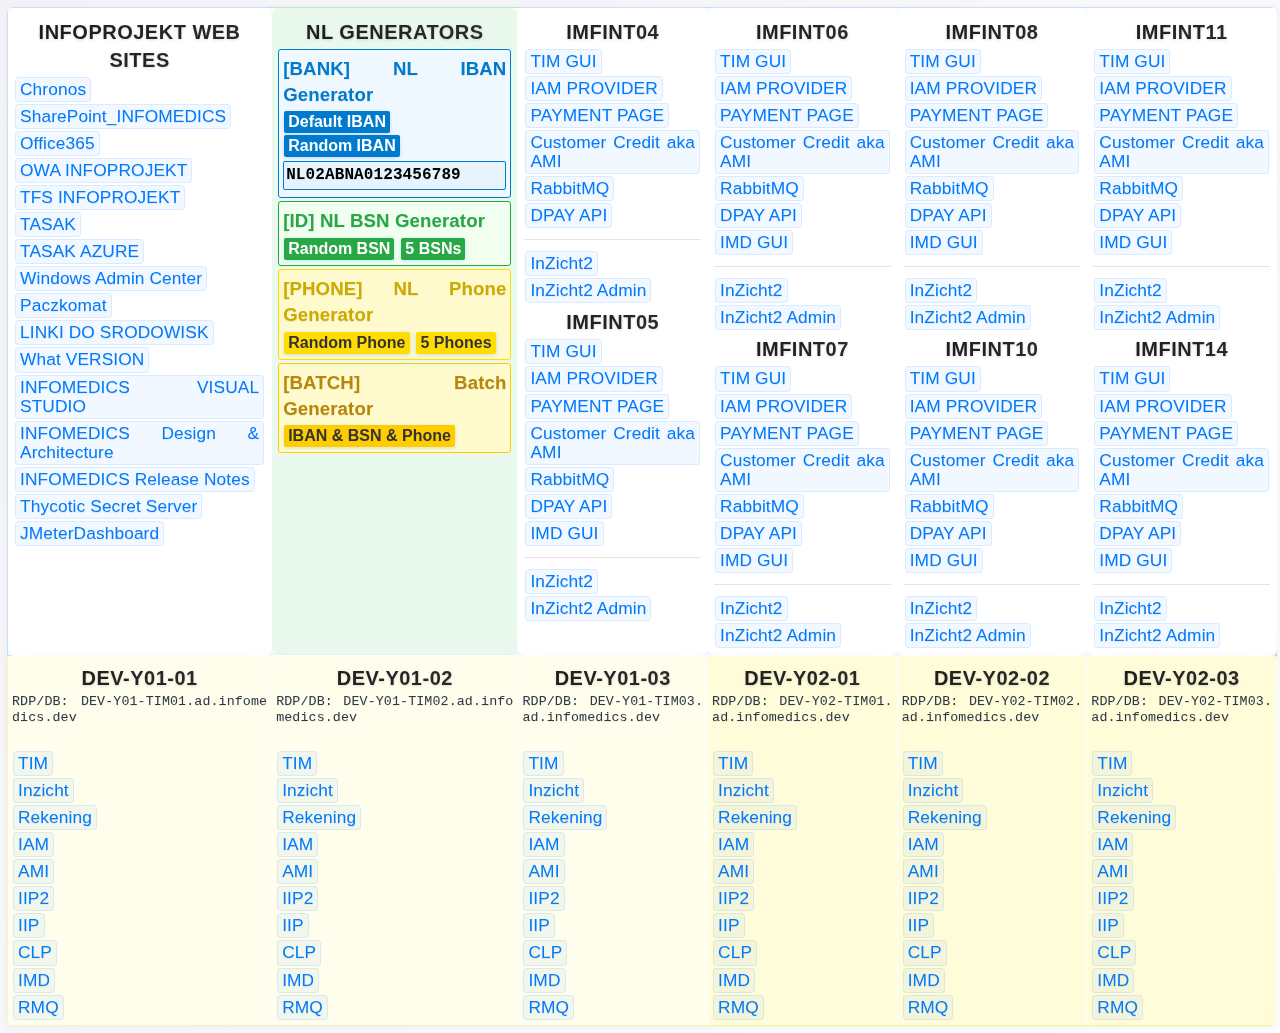
<file: HTML_Page/index.html>
<html>
<head>
<meta charset="UTF-8">
<meta name="viewport" content="width=device-width, initial-scale=1.0">
<style type="text/css">
    body {
      background: linear-gradient(135deg, #f2f2f7 0%, #ffffff 100%);
      font-family: -apple-system, BlinkMacSystemFont, "SF Pro Display", "Helvetica Neue", "Segoe UI", Roboto, sans-serif;
      margin: 0;
      padding: 5px;
      font-size: 14pt;
      line-height: 1.3;
      text-shadow: 0 1px 2px rgba(0, 0, 0, 0.1);
      letter-spacing: 0.2px;
      font-weight: 400;
    }
    
    table,td,tr {
      font-size: 13pt;
      background: rgba(255, 255, 255, 0.85);
      border: none;
      border-radius: 6px;
      box-shadow: 0 2px 8px rgba(0, 0, 0, 0.05);
      backdrop-filter: blur(10px);
      overflow: hidden;
      table-layout: auto;
      text-align: justify;
      vertical-align: text-top;
      margin: 2px;
      padding: 4px;
      text-shadow: 0 0.5px 1px rgba(0, 0, 0, 0.08);
      letter-spacing: 0.1px;
      font-weight: 450;
      line-height: 1.4;
    }
    
    h2 {
      text-align: center;
      color: #1d1d1f;
      margin: 4px 0 2px 0;
      font-weight: 700;
      font-size: 15pt;
      letter-spacing: 0.5px;
      text-shadow: 0 1px 3px rgba(0, 0, 0, 0.15);
      background: linear-gradient(135deg, #1d1d1f 0%, #333 100%);
      -webkit-background-clip: text;
      -webkit-text-fill-color: transparent;
      background-clip: text;
    }
    
    h1 {
      text-align: center;
      color: #1d1d1f;
      margin: 12px 0;
      font-weight: 700;
      font-size: 18pt;
      letter-spacing: -0.7px;
    }
    
    .env-section {
      background: rgba(255, 255, 255, 0.9);
      margin: 2px;
      padding: 6px;
      border-radius: 8px;
      border: 1px solid rgba(0, 122, 255, 0.2);
      box-shadow: 0 2px 8px rgba(0, 0, 0, 0.04);
      backdrop-filter: blur(10px);
    }
    
    .dev-env {
      background: rgba(255, 235, 0, 0.1);
      border: 1px solid rgba(255, 235, 0, 0.3);
      box-shadow: 0 6px 25px rgba(255, 235, 0, 0.1);
    }
    
    .generators {
      background: rgba(52, 199, 89, 0.1);
      border: 1px solid rgba(52, 199, 89, 0.3);
      box-shadow: 0 6px 25px rgba(52, 199, 89, 0.1);
    }
    
    .dev-y01 {
      background: rgba(255, 235, 0, 0.08);
      border: 1px solid rgba(255, 235, 0, 0.25);
      box-shadow: 0 6px 25px rgba(255, 235, 0, 0.08);
    }
    
    .dev-y02 {
      background: rgba(255, 235, 0, 0.15);
      border: 1px solid rgba(255, 235, 0, 0.4);
      box-shadow: 0 6px 25px rgba(255, 235, 0, 0.12);
    }
    
    a {
      color: #007AFF;
      text-decoration: none;
      font-weight: 500;
      font-size: 13pt;
      padding: 2px 4px;
      border-radius: 4px;
      display: inline-block;
      margin: 1px;
      transition: all 0.15s ease;
      background: rgba(0, 122, 255, 0.05);
      border: 1px solid rgba(0, 122, 255, 0.1);
      line-height: 1.1;
    }
    
    a:hover {
      background: rgba(0, 122, 255, 0.1);
      transform: scale(1.02);
      box-shadow: 0 4px 15px rgba(0, 122, 255, 0.2);
    }
    
    button {
      background: #007AFF;
      color: white;
      border: none;
      padding: 3px 6px;
      border-radius: 4px;
      font-weight: 600;
      font-size: 13pt;
      cursor: pointer;
      margin: 1px;
      transition: all 0.15s ease;
      box-shadow: 0 1px 4px rgba(0, 122, 255, 0.2);
    }
    
    button:hover {
      background: #0056b3;
      transform: scale(1.05);
      box-shadow: 0 4px 20px rgba(0, 122, 255, 0.4);
    }
    
    hr {
      border: none;
      height: 1px;
      background: rgba(0, 0, 0, 0.1);
      margin: 4px 0;
    }
    
    .rdp-info {
      font-family: 'SF Mono', 'Monaco', 'Cascadia Code', 'Roboto Mono', 'Courier New', monospace;
      font-size: 10pt;
      color: #2d3748;
      display: inline-block;
      word-break: break-all;
      line-height: 1.2;
    }
    
    .rdp-info:hover {
    }
    
    /* Responsive Design */
    @media screen and (max-width: 1200px) {
      table, td, tr {
        font-size: 12pt;
      }
      
      body {
        font-size: 13pt;
        padding: 3px;
      }
      
      h2 {
        font-size: 14pt;
      }
      
      .rdp-info {
        font-size: 9pt;
      }
    }
    
    @media screen and (max-width: 768px) {
      body {
        font-size: 12pt;
        padding: 2px;
      }
      
      table {
        display: block;
        overflow-x: auto;
        white-space: nowrap;
      }
      
      td {
        display: inline-block;
        vertical-align: top;
        width: 300px;
        min-width: 280px;
        margin: 2px;
        padding: 8px;
      }
      
      tr {
        display: block;
        margin-bottom: 10px;
      }
      
      table, td, tr {
        font-size: 11pt;
      }
      
      h2 {
        font-size: 13pt;
      }
      
      h1 {
        font-size: 16pt;
      }
      
      a {
        font-size: 12pt;
        padding: 4px 6px;
        margin: 2px;
        display: inline-block;
        min-height: 20px;
      }
      
      button {
        font-size: 12pt;
        padding: 6px 8px;
        margin: 2px;
        min-height: 32px;
      }
      
      .rdp-info {
        font-size: 9pt;
      }
    }
    
    @media screen and (max-width: 480px) {
      body {
        font-size: 11pt;
        padding: 1px;
      }
      
      td {
        width: 100%;
        min-width: auto;
        display: block;
        margin: 1px 0;
      }
      
      table, td, tr {
        font-size: 10pt;
      }
      
      h2 {
        font-size: 12pt;
      }
      
      h1 {
        font-size: 14pt;
      }
      
      a {
        font-size: 11pt;
        padding: 6px 8px;
        margin: 2px 1px;
        width: auto;
        min-height: 24px;
      }
      
      button {
        font-size: 11pt;
        padding: 8px 10px;
        margin: 2px 1px;
        min-height: 36px;
        width: auto;
      }
      
      .rdp-info {
        font-size: 8pt;
        word-break: break-word;
      }
      
      .env-section, .generators, .dev-y01, .dev-y02 {
        margin: 1px;
        padding: 6px;
      }
    }
  </style>
  </head>
  
<body>
	<table style="width: 100%; border-collapse: collapse;">
		<tr>
			<td class="env-section">
				<h2>INFOPROJEKT WEB SITES</h2>
				<a href="http://chronos/">Chronos</a><br>
				<a href="https://infoprojektgdansk.sharepoint.com/sites/InfomedicsTIM/Shared%20Documents/Forms/AllItems.aspx">SharePoint_INFOMEDICS</a><br>
				<a href="https://www.office.com/?auth=2">Office365</a><br>
				<a href="https://outlook.office365.com/owa/infoprojekt.pl/mpogorzelski@InfoprojektGdansk.mail.onmicrosoft.com/?path=/mail/inbox">OWA INFOPROJEKT</a><br>
				<a href="http://tfs.infoprojekt.local/Prod/Infomedics/">TFS INFOPROJEKT</a><br>
				<a href="http://tasak/Infomedics/TIM/">TASAK</a><br>
				<a href="https://tasak2/Infomedics/TIM/Bug/">TASAK AZURE</a><br>
				<a href="https://imfint-ts01.imfint.local:8900/servermanager/connections">Windows Admin Center</a><br>
				<a href="http://imfint05-ws01.imfint.local/Paczkomat">Paczkomat</a><br>
				<a href="http://links.imfint.local/">LINKI DO SRODOWISK</a><br>
				<a href="http://imfint05-ws01.imfint.local/Environments/index.html">What VERSION</a><br>
				<a href="https://infomedics.visualstudio.com/_projects">INFOMEDICS VISUAL STUDIO</a><br>
				<a href="https://infomedicsfactoring.sharepoint.com/teams/DesignArchitecture/Shared%20Documents/Forms/AllItems.aspx">INFOMEDICS Design & Architecture</a><br>
				<a href="https://infomedics.visualstudio.com/TIM/_wiki/wikis/TIM.wiki?wikiVersion=GBwikiMaster&pagePath=%2FWelcome%20to%20TIM%2C%20The%20Infomedics%20Machine!">INFOMEDICS Release Notes</a><br>
				<a href="https://passsrv04/SecretServer/app/#/folders/19">Thycotic Secret Server</a><br>
				<a href="https://mpogorzelski/JMETER/">JMeterDashboard</a><br>

			</td>
			
			<td class="env-section generators">
				<h2>NL GENERATORS</h2>
				<!-- NL IBAN Generator -->
				<div style="margin: 3px 0; padding: 4px; background-color: #f0f8ff; border: 1px solid #007acc; border-radius: 3px;">
					<h3 style="margin: 2px 0; color: #007acc; font-size: 14pt;">[BANK] NL IBAN Generator</h3>
					<button onclick="generateDefaultIBAN()" style="background-color: #007acc; color: white; border: none; padding: 2px 4px; border-radius: 2px; cursor: pointer; margin: 1px; font-size: 12pt;">Default IBAN</button>
					<button onclick="generateRandomIBAN()" style="background-color: #007acc; color: white; border: none; padding: 2px 4px; border-radius: 2px; cursor: pointer; margin: 1px; font-size: 12pt;">Random IBAN</button>
					<div id="ibanResult" style="display:none; margin: 3px 0; padding: 2px; background-color: #e8f4fd; border: 1px solid #007acc; border-radius: 2px; font-family: 'Courier New', monospace; font-weight: bold; font-size: 12pt;"></div>
				</div>
				
				<!-- NL BSN Generator -->
				<div style="margin: 3px 0; padding: 4px; background-color: #f0fff0; border: 1px solid #28a745; border-radius: 3px;">
					<h3 style="margin: 2px 0; color: #28a745; font-size: 14pt;">[ID] NL BSN Generator</h3>
					<button onclick="generateRandomBSN()" style="background-color: #28a745; color: white; border: none; padding: 2px 4px; border-radius: 2px; cursor: pointer; margin: 1px; font-size: 12pt;">Random BSN</button>
					<button onclick="generateMultipleBSN()" style="background-color: #28a745; color: white; border: none; padding: 2px 4px; border-radius: 2px; cursor: pointer; margin: 1px; font-size: 12pt;">5 BSNs</button>
					<div id="bsnResult" style="display:none; margin: 3px 0; padding: 2px; background-color: #d4edda; border: 1px solid #28a745; border-radius: 2px; font-family: 'Courier New', monospace; font-weight: bold; font-size: 12pt;"></div>
				</div>
				
				<!-- NL Phone Generator -->
				<div style="margin: 3px 0; padding: 4px; background-color: #fffacd; border: 1px solid #ffdd00; border-radius: 3px;">
					<h3 style="margin: 2px 0; color: #ccaa00; font-size: 14pt;">[PHONE] NL Phone Generator</h3>
					<button onclick="generateRandomPhone()" style="background-color: #ffdd00; color: #333; border: none; padding: 2px 4px; border-radius: 2px; cursor: pointer; margin: 1px; font-size: 12pt;">Random Phone</button>
					<button onclick="generateMultiplePhone()" style="background-color: #ffdd00; color: #333; border: none; padding: 2px 4px; border-radius: 2px; cursor: pointer; margin: 1px; font-size: 12pt;">5 Phones</button>
					<div id="phoneResult" style="display:none; margin: 3px 0; padding: 2px; background-color: #fffacd; border: 1px solid #ffdd00; border-radius: 2px; font-family: 'Courier New', monospace; font-weight: bold; font-size: 12pt;"></div>
				</div>
				
				<!-- Batch Generator -->
				<div style="margin: 3px 0; padding: 4px; background-color: #fffbcd; border: 1px solid #ffcc00; border-radius: 3px;">
					<h3 style="margin: 2px 0; color: #b8860b; font-size: 14pt;">[BATCH] Batch Generator</h3>
					<button onclick="generateBatch()" style="background-color: #ffcc00; color: #333; border: none; padding: 2px 4px; border-radius: 2px; cursor: pointer; margin: 1px; font-size: 12pt;">IBAN & BSN & Phone</button>
					<div id="batchResult" style="display:none; margin: 3px 0; padding: 2px; background-color: #fffbcd; border: 1px solid #ffcc00; border-radius: 2px; font-family: 'Courier New', monospace; font-weight: bold; font-size: 12pt;"></div>
				</div>
			</td>
			
			<!-- IMFINT Environments Column 1: 04 & 05 -->
			<td class="env-section">
				<h2>IMFINT04</h2>
				<a href="https://04-tim.imfint.local">TIM GUI</a><br>
				<a href="https://04-provider-profiel.imfint.local/idm/#/">IAM PROVIDER</a><br>
		<a href="https://04-rekening.imfint.local/Betalen?invoice=2192002710071">PAYMENT PAGE</a><br>

				<a href="https://04-ami.imfint.local/">Customer Credit aka AMI</a><br>
				<a href="https://04-rq.imfint.local/">RabbitMQ</a><br>
				<a href="https://04-api.imfint.local/dpay">DPAY API</a><br>

				<hr style="margin: 10px 0;">
				<a href="https://04-inzicht2.imfint.local">InZicht2</a><br>
				<a href="https://04-inzicht2.imfint.local/infomedics_ssp/user">InZicht2 Admin</a><br>

				
				<h2>IMFINT05</h2>
				<a href="https://05-tim.imfint.local">TIM GUI</a><br>
				<a href="https://05-provider-profiel.imfint.local/idm/#/">IAM PROVIDER</a><br>
		<a href="https://05-rekening.imfint.local/Betalen?invoice=2192002710071">PAYMENT PAGE</a><br>

				<a href="https://05-ami.imfint.local/">Customer Credit aka AMI</a><br>
				<a href="https://05-rq.imfint.local/">RabbitMQ</a><br>
				<a href="https://05-api.imfint.local/dpay">DPAY API</a><br>		<a href="https://05-imd.imfint.local/">IMD GUI</a><br>				<hr style="margin: 10px 0;">
				<a href="https://05-inzicht2.imfint.local">InZicht2</a><br>
				<a href="https://05-inzicht2.imfint.local/infomedics_ssp/user">InZicht2 Admin</a><br>

			
			<!-- IMFINT Environments Column 2: 06 & 07 -->
			<td class="env-section">
				<h2>IMFINT06</h2>
				<a href="https://06-tim.imfint.local">TIM GUI</a><br>
				<a href="https://06-provider-profiel.imfint.local/idm/#/">IAM PROVIDER</a><br>
		<a href="https://06-rekening.imfint.local/Betalen?invoice=2192002710071">PAYMENT PAGE</a><br>

				<a href="https://06-ami.imfint.local/">Customer Credit aka AMI</a><br>
				<a href="https://06-rq.imfint.local/">RabbitMQ</a><br>
				<a href="https://06-api.imfint.local/dpay">DPAY API</a><br>		<a href="https://06-imd.imfint.local/">IMD GUI</a><br>				<hr style="margin: 10px 0;">
				<a href="https://06-inzicht2.imfint.local">InZicht2</a><br>
				<a href="https://06-inzicht2.imfint.local/infomedics_ssp/user">InZicht2 Admin</a><br>

				
				<h2>IMFINT07</h2>
				<a href="https://07-tim.imfint.local">TIM GUI</a><br>
				<a href="https://07-provider-profiel.imfint.local/idm/#/">IAM PROVIDER</a><br>
		<a href="https://07-rekening.imfint.local/Betalen?invoice=2192002710071">PAYMENT PAGE</a><br>

				<a href="https://07-ami.imfint.local/">Customer Credit aka AMI</a><br>
				<a href="https://07-rq.imfint.local/">RabbitMQ</a><br>
				<a href="https://07-api.imfint.local/dpay">DPAY API</a><br>			<a href="https://07-imd.imfint.local/">IMD GUI</a><br>
				<hr style="margin: 10px 0;">
				<a href="https://07-inzicht2.imfint.local">InZicht2</a><br>
				<a href="https://07-inzicht2.imfint.local/infomedics_ssp/user">InZicht2 Admin</a><br>

			</td>
			
			<!-- IMFINT Environments Column 3: 08 & 10 -->
			<td class="env-section">
				<h2>IMFINT08</h2>
				<a href="https://08-tim.imfint.local">TIM GUI</a><br>
				<a href="https://08-provider-profiel.imfint.local/idm/#/">IAM PROVIDER</a><br>
		<a href="https://08-rekening.imfint.local/Betalen?invoice=2192002710071">PAYMENT PAGE</a><br>

				<a href="https://08-ami.imfint.local/">Customer Credit aka AMI</a><br>
		<a href="https://08-rq.imfint.local:15671/">RabbitMQ</a><br>
		<a href="https://08-api.imfint.local/dpay">DPAY API</a><br>
		<a href="https://08-imd.imfint.local/">IMD GUI</a><br>
		<hr style="margin: 10px 0;">
				<a href="https://08-inzicht2.imfint.local">InZicht2</a><br>
				<a href="https://08-inzicht2.imfint.local/infomedics_ssp/user">InZicht2 Admin</a><br>

				
				<h2>IMFINT10</h2>
				<a href="https://10-tim.imfint.local">TIM GUI</a><br>
				<a href="https://10-provider-profiel.imfint.local/idm/#/">IAM PROVIDER</a><br>
		<a href="https://10-rekening.imfint.local/Betalen?invoice=2192002710071">PAYMENT PAGE</a><br>

				<a href="https://10-ami.imfint.local/">Customer Credit aka AMI</a><br>
				<a href="https://10-rq.imfint.local/">RabbitMQ</a><br>
				<a href="https://10-api.imfint.local/dpay">DPAY API</a><br>		<a href="https://10-imd.imfint.local/">IMD GUI</a><br>				<hr style="margin: 10px 0;">
				<a href="https://10-inzicht2.imfint.local">InZicht2</a><br>
				<a href="https://10-inzicht2.imfint.local/infomedics_ssp/user">InZicht2 Admin</a><br>

			</td>
			
			<!-- IMFINT Environments Column 4: 11 & 14 -->
			<td class="env-section">
				<h2>IMFINT11</h2>
				<a href="https://11-tim.imfint.local">TIM GUI</a><br>
				<a href="https://11-provider-profiel.imfint.local/idm/#/">IAM PROVIDER</a><br>
		<a href="https://11-rekening.imfint.local/Betalen?invoice=2192002710071">PAYMENT PAGE</a><br>

				<a href="https://11-ami.imfint.local/">Customer Credit aka AMI</a><br>
				<a href="https://11-rq.imfint.local/">RabbitMQ</a><br>
				<a href="https://11-api.imfint.local/dpay">DPAY API</a><br>		<a href="https://11-imd.imfint.local/">IMD GUI</a><br>				<hr style="margin: 10px 0;">
				<a href="https://11-inzicht2.imfint.local">InZicht2</a><br>
				<a href="https://11-inzicht2.imfint.local/infomedics_ssp/user">InZicht2 Admin</a><br>

				
				<h2>IMFINT14</h2>
				<a href="https://14-tim.imfint.local">TIM GUI</a><br>
				<a href="https://14-provider-profiel.imfint.local/idm/#/">IAM PROVIDER</a><br>
		<a href="https://14-rekening.imfint.local/Betalen?invoice=2192002710071">PAYMENT PAGE</a><br>

				<a href="https://14-ami.imfint.local/">Customer Credit aka AMI</a><br>
				<a href="https://14-rq.imfint.local/">RabbitMQ</a><br>
				<a href="https://14-api.imfint.local/dpay">DPAY API</a><br>		<a href="https://14-imd.imfint.local/">IMD GUI</a><br>				<hr style="margin: 10px 0;">
				<a href="https://14-inzicht2.imfint.local">InZicht2</a><br>
				<a href="https://14-inzicht2.imfint.local/infomedics_ssp/user">InZicht2 Admin</a><br>

			</td>
		</tr>
		
		<!-- DEV Environments Row -->
		<tr>
	<td class="dev-y01">
		<h2>DEV-Y01-01</h2>
		<div class="rdp-info" title="DEV-Y01-TIM01.ad.infomedics.dev">RDP/DB: DEV-Y01-TIM01.ad.infomedics.dev</div><br><br>
		<a href="https://dev-y01-01-tim.infomedics.dev">TIM</a><br>
		<a href="https://dev-y01-01-inzicht2.infomedics.dev">Inzicht</a><br>
		<a href="https://dev-y01-01-rekening.infomedics.dev">Rekening</a><br>
		<a href="https://dev-y01-01-provider-profiel.infomedics.dev">IAM</a><br>
		<a href="https://dev-y01-01-ami.infomedics.dev">AMI</a><br>
		<a href="https://dev-y01-01-inloggen.infomedics.dev">IIP2</a><br>
		<a href="https://dev-y01-01-provider-inloggen.infomedics.dev">IIP</a><br>
		<a href="https://dev-y01-01-clp.infomedics.dev">CLP</a><br>
		<a href="https://dev-y01-01-imd.infomedics.dev">IMD</a><br>
		<a href="https://dev-y01-tim01.ad.infomedics.dev:15671/">RMQ</a><br>
	</td>
	
	<td class="dev-y01">
		<h2>DEV-Y01-02</h2>
		<div class="rdp-info" title="DEV-Y01-TIM02.ad.infomedics.dev">RDP/DB: DEV-Y01-TIM02.ad.infomedics.dev</div><br><br>
		<a href="https://dev-y01-02-tim.infomedics.dev">TIM</a><br>
		<a href="https://dev-y01-02-inzicht2.infomedics.dev">Inzicht</a><br>
		<a href="https://dev-y01-02-rekening.infomedics.dev">Rekening</a><br>
		<a href="https://dev-y01-02-provider-profiel.infomedics.dev">IAM</a><br>
		<a href="https://dev-y01-02-ami.infomedics.dev">AMI</a><br>
		<a href="https://dev-y01-02-inloggen.infomedics.dev">IIP2</a><br>
		<a href="https://dev-y01-02-provider-inloggen.infomedics.dev">IIP</a><br>
		<a href="https://dev-y01-02-clp.infomedics.dev">CLP</a><br>
		<a href="https://dev-y01-02-imd.infomedics.dev">IMD</a><br>
		<a href="https://dev-y01-tim02.ad.infomedics.dev:15671/">RMQ</a><br>
	</td>
	
	<td class="dev-y01">
		<h2>DEV-Y01-03</h2>
		<div class="rdp-info" title="DEV-Y01-TIM03.ad.infomedics.dev">RDP/DB: DEV-Y01-TIM03.ad.infomedics.dev</div><br><br>
		<a href="https://dev-y01-03-tim.infomedics.dev">TIM</a><br>
		<a href="https://dev-y01-03-inzicht2.infomedics.dev">Inzicht</a><br>
		<a href="https://dev-y01-03-rekening.infomedics.dev">Rekening</a><br>
		<a href="https://dev-y01-03-provider-profiel.infomedics.dev">IAM</a><br>
		<a href="https://dev-y01-03-ami.infomedics.dev">AMI</a><br>
		<a href="https://dev-y01-03-inloggen.infomedics.dev">IIP2</a><br>
		<a href="https://dev-y01-03-provider-inloggen.infomedics.dev">IIP</a><br>
		<a href="https://dev-y01-03-clp.infomedics.dev">CLP</a><br>
		<a href="https://dev-y01-03-imd.infomedics.dev">IMD</a><br>
		<a href="https://dev-y01-tim03.ad.infomedics.dev:15671/">RMQ</a><br>
	</td>
	
	<td class="dev-y02">
		<h2>DEV-Y02-01</h2>
		<div class="rdp-info" title="DEV-Y02-TIM01.ad.infomedics.dev">RDP/DB: DEV-Y02-TIM01.ad.infomedics.dev</div><br><br>
		<a href="https://dev-y02-01-tim.infomedics.dev">TIM</a><br>
		<a href="https://dev-y02-01-inzicht2.infomedics.dev">Inzicht</a><br>
		<a href="https://dev-y02-01-rekening.infomedics.dev">Rekening</a><br>
		<a href="https://dev-y02-01-provider-profiel.infomedics.dev">IAM</a><br>
		<a href="https://dev-y02-01-ami.infomedics.dev">AMI</a><br>
		<a href="https://dev-y02-01-inloggen.infomedics.dev">IIP2</a><br>
		<a href="https://dev-y02-01-provider-inloggen.infomedics.dev">IIP</a><br>
		<a href="https://dev-y02-01-clp.infomedics.dev">CLP</a><br>
		<a href="https://dev-y02-01-imd.infomedics.dev">IMD</a><br>
		<a href="https://dev-y02-tim01.ad.infomedics.dev:15671/">RMQ</a><br>
	</td>
	
	<td class="dev-y02">
		<h2>DEV-Y02-02</h2>
		<div class="rdp-info" title="DEV-Y02-TIM02.ad.infomedics.dev">RDP/DB: DEV-Y02-TIM02.ad.infomedics.dev</div><br><br>
		<a href="https://dev-y02-02-tim.infomedics.dev">TIM</a><br>
		<a href="https://dev-y02-02-inzicht2.infomedics.dev">Inzicht</a><br>
		<a href="https://dev-y02-02-rekening.infomedics.dev">Rekening</a><br>
		<a href="https://dev-y02-02-provider-profiel.infomedics.dev">IAM</a><br>
		<a href="https://dev-y02-02-ami.infomedics.dev">AMI</a><br>
		<a href="https://dev-y02-02-inloggen.infomedics.dev">IIP2</a><br>
		<a href="https://dev-y02-02-provider-inloggen.infomedics.dev">IIP</a><br>
		<a href="https://dev-y02-02-clp.infomedics.dev">CLP</a><br>
		<a href="https://dev-y02-02-imd.infomedics.dev">IMD</a><br>
		<a href="https://dev-y02-tim02.ad.infomedics.dev:15671/">RMQ</a><br>
	</td>
	
	<td class="dev-y02">
		<h2>DEV-Y02-03</h2>
		<div class="rdp-info" title="DEV-Y02-TIM03.ad.infomedics.dev">RDP/DB: DEV-Y02-TIM03.ad.infomedics.dev</div><br><br>
		<a href="https://dev-y02-03-tim.infomedics.dev">TIM</a><br>
		<a href="https://dev-y02-03-inzicht2.infomedics.dev">Inzicht</a><br>
		<a href="https://dev-y02-03-rekening.infomedics.dev">Rekening</a><br>
		<a href="https://dev-y02-03-provider-profiel.infomedics.dev">IAM</a><br>
		<a href="https://dev-y02-03-ami.infomedics.dev">AMI</a><br>
		<a href="https://dev-y02-03-inloggen.infomedics.dev">IIP2</a><br>
		<a href="https://dev-y02-03-provider-inloggen.infomedics.dev">IIP</a><br>
		<a href="https://dev-y02-03-clp.infomedics.dev">CLP</a><br>
		<a href="https://dev-y02-03-imd.infomedics.dev">IMD</a><br>
		<a href="https://dev-y02-tim03.ad.infomedics.dev:15671/">RMQ</a><br>
	</td>
	</table>	
    <script>
        // Dutch bank codes for IBAN generation
        const dutchBankCodes = [
            'ABNA', 'RABO', 'INGB', 'BUNQ', 'ASNB', 'TRIO', 'SNSB', 'KNAB'
        ];

        // Calculate IBAN check digits
        function calculateIBANCheckDigits(countryCode, bankCode, accountNumber) {
            const rearranged = bankCode + accountNumber + countryCode + '00';
            
            let numericString = '';
            for (let char of rearranged) {
                if (char >= 'A' && char <= 'Z') {
                    numericString += (char.charCodeAt(0) - 55).toString();
                } else {
                    numericString += char;
                }
            }
            
            let remainder = 0;
            for (let i = 0; i < numericString.length; i++) {
                remainder = (remainder * 10 + parseInt(numericString[i])) % 97;
            }
            
            const checkDigits = 98 - remainder;
            return checkDigits.toString().padStart(2, '0');
        }

        // Generate default NL IBAN
        function generateDefaultIBAN() {
            const bankCode = 'ABNA';
            const accountNumber = '0123456789';
            const checkDigits = calculateIBANCheckDigits('NL', bankCode, accountNumber);
            const iban = `NL${checkDigits}${bankCode}${accountNumber}`;
            
            document.getElementById('ibanResult').innerHTML = iban;
            document.getElementById('ibanResult').style.display = 'block';
        }

        // Generate random NL IBAN
        function generateRandomIBAN() {
            const bankCode = dutchBankCodes[Math.floor(Math.random() * dutchBankCodes.length)];
            const accountNumber = Math.floor(Math.random() * 10000000000).toString().padStart(10, '0');
            const checkDigits = calculateIBANCheckDigits('NL', bankCode, accountNumber);
            const iban = `NL${checkDigits}${bankCode}${accountNumber}`;
            
            document.getElementById('ibanResult').innerHTML = iban;
            document.getElementById('ibanResult').style.display = 'block';
        }

        // Validate BSN using 11-test
        function validateBSN(bsn) {
            const digits = bsn.toString().split('').map(d => parseInt(d));
            if (digits.length !== 8 && digits.length !== 9) return false;
            
            let sum = 0;
            for (let i = 0; i < digits.length - 1; i++) {
                sum += digits[i] * (digits.length - i);
            }
            
            const lastDigit = digits[digits.length - 1];
            const remainder = sum % 11;
            
            return remainder === lastDigit && remainder !== 10;
        }

        // Generate random valid BSN
        function generateValidBSN() {
            let attempts = 0;
            while (attempts < 1000) {
                const isNineDigits = Math.random() > 0.3;
                const length = isNineDigits ? 9 : 8;
                
                const firstDigit = isNineDigits ? Math.floor(Math.random() * 9) + 1 : Math.floor(Math.random() * 10);
                
                let bsn = firstDigit.toString();
                for (let i = 1; i < length; i++) {
                    bsn += Math.floor(Math.random() * 10).toString();
                }
                
                if (validateBSN(bsn)) {
                    return bsn;
                }
                attempts++;
            }
            
            return generateKnownValidBSN();
        }

        // Generate a BSN using known valid structure
        function generateKnownValidBSN() {
            const isNineDigits = Math.random() > 0.3;
            const length = isNineDigits ? 9 : 8;
            
            let digits = [];
            
            for (let i = 0; i < length - 1; i++) {
                if (i === 0 && length === 9) {
                    digits.push(Math.floor(Math.random() * 9) + 1);
                } else {
                    digits.push(Math.floor(Math.random() * 10));
                }
            }
            
            let sum = 0;
            for (let i = 0; i < digits.length; i++) {
                sum += digits[i] * (length - i);
            }
            
            const checkDigit = sum % 11;
            if (checkDigit < 10) {
                digits.push(checkDigit);
                return digits.join('');
            } else {
                if (digits[digits.length - 1] > 0) {
                    digits[digits.length - 1]--;
                    sum -= 1;
                    const newCheckDigit = sum % 11;
                    digits.push(newCheckDigit);
                    return digits.join('');
                } else {
                    return generateKnownValidBSN();
                }
            }
        }

        // Generate single BSN
        function generateRandomBSN() {
            const bsn = generateValidBSN();
            document.getElementById('bsnResult').innerHTML = bsn;
            document.getElementById('bsnResult').style.display = 'block';
        }

        // Generate multiple BSNs
        function generateMultipleBSN() {
            const bsns = [];
            for (let i = 0; i < 5; i++) {
                bsns.push(generateValidBSN());
            }
            document.getElementById('bsnResult').innerHTML = bsns.join('<br>');
            document.getElementById('bsnResult').style.display = 'block';
        }

        // Generate both IBAN and BSN
        function generateBatch() {
            const bankCode = dutchBankCodes[Math.floor(Math.random() * dutchBankCodes.length)];
            const accountNumber = Math.floor(Math.random() * 10000000000).toString().padStart(10, '0');
            const checkDigits = calculateIBANCheckDigits('NL', bankCode, accountNumber);
            const iban = `NL${checkDigits}${bankCode}${accountNumber}`;
            
            const bsn = generateValidBSN();
            const phone = generateValidPhone();
            
            document.getElementById('batchResult').innerHTML = 
                `<strong>IBAN:</strong> ${iban}<br><strong>BSN:</strong> ${bsn}<br><strong>Phone:</strong> ${phone}`;
            document.getElementById('batchResult').style.display = 'block';
        }

        // Generate valid Dutch phone number
        function generateValidPhone() {
            // Dutch mobile numbers: 316 + 8 digits (international format)
            const remainingDigits = Math.floor(Math.random() * 100000000).toString().padStart(8, '0');
            return `316${remainingDigits}`;
        }

        // Generate single phone number
        function generateRandomPhone() {
            const phone = generateValidPhone();
            document.getElementById('phoneResult').innerHTML = phone;
            document.getElementById('phoneResult').style.display = 'block';
        }

        // Generate multiple phone numbers
        function generateMultiplePhone() {
            const phones = [];
            for (let i = 0; i < 5; i++) {
                phones.push(generateValidPhone());
            }
            document.getElementById('phoneResult').innerHTML = phones.join('<br>');
            document.getElementById('phoneResult').style.display = 'block';
        }

        // Initialize with a default IBAN on page load
        window.addEventListener('load', function() {
            generateDefaultIBAN();
        });
    </script>
 
</body>
</html>
</file>
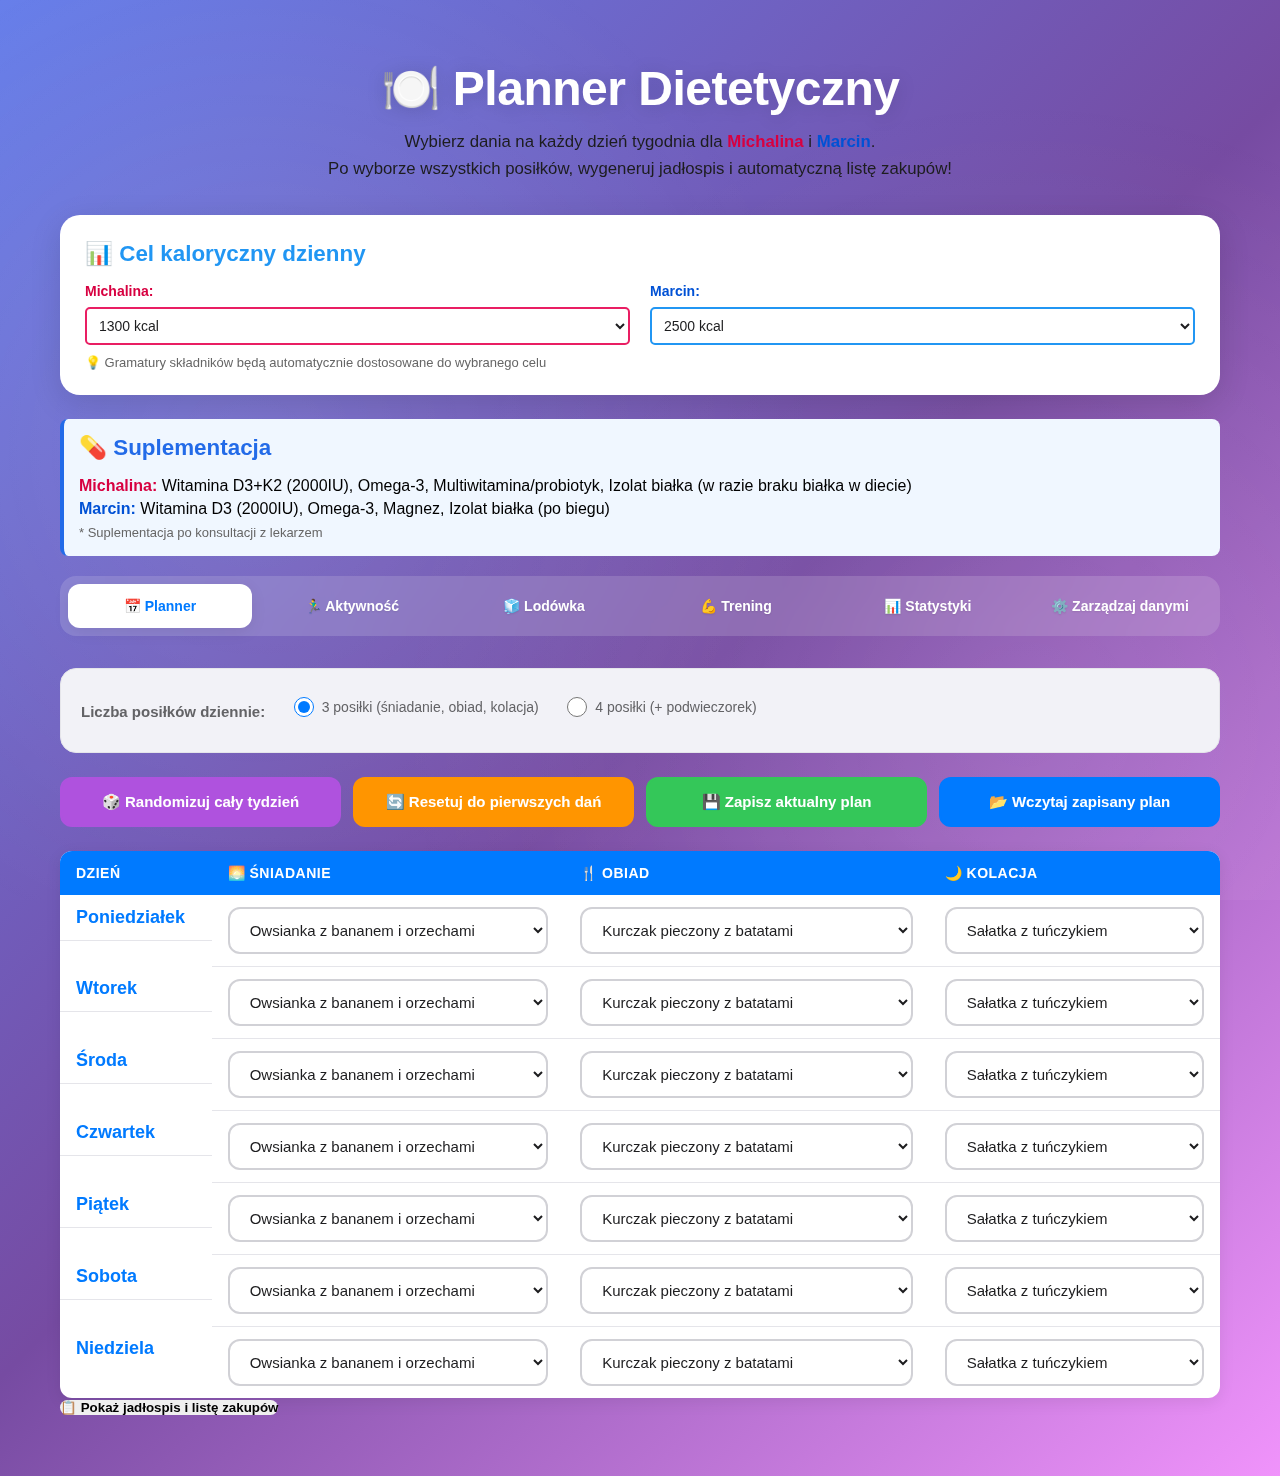
<file: MealPlannerHTML/index.html>
<!DOCTYPE html>
<html lang="pl">
<head>
<meta charset="UTF-8">
<meta name="viewport" content="width=device-width, initial-scale=1.0">
<title>Planner Tygodniowy – Jadłospis Dynamiczny</title>
<link rel="stylesheet" href="styles.css">
</head>
<body>
<div class="container">
  <h1>🍽️ Planner Dietetyczny</h1>
  <p class="intro">Wybierz dania na każdy dzień tygodnia dla <span class="person-michalina"><span class="person-michalina-name">Michalina</span></span> i <span class="person-marcin"><span class="person-marcin-name">Marcin</span></span>.<br>
  Po wyborze wszystkich posiłków, wygeneruj jadłospis i automatyczną listę zakupów!</p>
  
  <div class="info-box">
    <h3 style="margin-top: 0; color: #2196f3;">📊 Cel kaloryczny dzienny</h3>
    <div style="display: flex; gap: 20px; flex-wrap: wrap; margin-top: 15px;">
      <div style="flex: 1; min-width: 200px;">
        <label style="display: block; margin-bottom: 8px;"><strong class="person-michalina"><span class="person-michalina-name">Michalina</span>:</strong></label>
        <select id="caloriesMichalina" onchange="updateCalories()" style="width: 100%; padding: 8px; border: 2px solid #e91e63; border-radius: 5px; font-size: 14px;">
          <option value="1000">1000 kcal</option>
          <option value="1300" selected>1300 kcal</option>
          <option value="1500">1500 kcal</option>
          <option value="1800">1800 kcal</option>
          <option value="2000">2000 kcal</option>
          <option value="2500">2500 kcal</option>
        </select>
      </div>
      <div style="flex: 1; min-width: 200px;">
        <label style="display: block; margin-bottom: 8px;"><strong class="person-marcin"><span class="person-marcin-name">Marcin</span>:</strong></label>
        <select id="caloriesMarcin" onchange="updateCalories()" style="width: 100%; padding: 8px; border: 2px solid #2196f3; border-radius: 5px; font-size: 14px;">
          <option value="1500">1500 kcal</option>
          <option value="2000">2000 kcal</option>
          <option value="2500" selected>2500 kcal</option>
          <option value="3000">3000 kcal</option>
        </select>
      </div>
    </div>
    <small style="color: #666; display: block; margin-top: 10px;">💡 Gramatury składników będą automatycznie dostosowane do wybranego celu</small>
  </div>
  
  <div style="background: #f0f7ff; padding: 15px; border-radius: 8px; margin-bottom: 20px; border-left: 4px solid #236be8;">
    <h3 style="margin-top: 0; color: #236be8;">💊 Suplementacja</h3>
    <p style="margin: 5px 0;"><strong class="person-michalina"><span class="person-michalina-name">Michalina</span>:</strong> Witamina D3+K2 (2000IU), Omega-3, Multiwitamina/probiotyk, Izolat białka (w razie braku białka w diecie)</p>
    <p style="margin: 5px 0;"><strong class="person-marcin"><span class="person-marcin-name">Marcin</span>:</strong> Witamina D3 (2000IU), Omega-3, Magnez, Izolat białka (po biegu)</p>
    <small style="color: #666;">* Suplementacja po konsultacji z lekarzem</small>
  </div>

  <div class="tabs">
    <button class="tab active" onclick="switchTab('planner')">📅 Planner</button>
    <button class="tab" onclick="switchTab('activity')">🏃‍♂️ Aktywność</button>
    <button class="tab" onclick="switchTab('fridge')">🧊 Lodówka</button>
    <button class="tab" onclick="switchTab('training')">💪 Trening</button>
    <button class="tab" onclick="switchTab('stats')">📊 Statystyki</button>
    <button class="tab" onclick="switchTab('manage')">⚙️ Zarządzaj danymi</button>
  </div>

  <div id="planner-tab" class="tab-content active">
    <div class="meal-count-selector">
      <label>Liczba posiłków dziennie:</label>
      <label><input type="radio" name="mealCount" value="3" checked onchange="updateMealCount()"> 3 posiłki (śniadanie, obiad, kolacja)</label>
      <label><input type="radio" name="mealCount" value="4" onchange="updateMealCount()"> 4 posiłki (+ podwieczorek)</label>
    </div>
    
    <div class="action-buttons">
      <button class="btn-action btn-randomize" onclick="randomizujPlan()">🎲 Randomizuj cały tydzień</button>
      <button class="btn-action btn-reset" onclick="resetujPlan()">🔄 Resetuj do pierwszych dań</button>
      <button class="btn-action btn-save" onclick="zapiszPlan()">💾 Zapisz aktualny plan</button>
      <button class="btn-action btn-load" onclick="toggleSavedPlans()">📂 Wczytaj zapisany plan</button>
    </div>
    
    <div id="savedPlansSection" style="display: none;" class="saved-plans">
      <h3 style="margin-top: 0;">📋 Zapisane plany:</h3>
      <div id="savedPlansList"></div>
    </div>

    <div id="dropdowns"></div>
    <button onclick="generujPlan()">📋 Pokaż jadłospis i listę zakupów</button>

    <div id="plan"></div>
    
    <div id="zakupy-section" style="display: none;">
      <div class="result-section">
        <h2>🛒 Opcje listy zakupów</h2>
        <div class="day-selector">
          <p><strong>Wybierz dni, na które chcesz zrobić zakupy:</strong></p>
          <div class="day-checkboxes">
            <label class="day-checkbox-label">
              <input type="checkbox" class="day-checkbox" value="0" checked>
              Poniedziałek
            </label>
            <label class="day-checkbox-label">
              <input type="checkbox" class="day-checkbox" value="1" checked>
              Wtorek
            </label>
            <label class="day-checkbox-label">
              <input type="checkbox" class="day-checkbox" value="2" checked>
              Środa
            </label>
            <label class="day-checkbox-label">
              <input type="checkbox" class="day-checkbox" value="3" checked>
              Czwartek
            </label>
            <label class="day-checkbox-label">
              <input type="checkbox" class="day-checkbox" value="4" checked>
              Piątek
            </label>
            <label class="day-checkbox-label">
              <input type="checkbox" class="day-checkbox" value="5" checked>
              Sobota
            </label>
            <label class="day-checkbox-label">
              <input type="checkbox" class="day-checkbox" value="6" checked>
              Niedziela
            </label>
          </div>
          <div style="margin-top: 15px;">
            <button class="btn-filter" onclick="filterShoppingList()">🔄 Aktualizuj listę zakupów</button>
            <button class="btn-filter" onclick="selectAllDays(true)">✅ Zaznacz wszystkie</button>
            <button class="btn-filter" onclick="selectAllDays(false)">❌ Odznacz wszystkie</button>
          </div>
        </div>
      </div>
    </div>
    
    <div id="zakupy"></div>
  </div>

  <div id="activity-tab" class="tab-content">
    <h2>🏃‍♂️ Aktywność i Zdrowie</h2>
    
    <!-- Kalkulator spalonych kalorii -->
    <div class="card">
      <h3>🔥 Kalkulator spalonych kalorii</h3>
      <div class="form-group">
        <label>Kto trenował?</label>
        <select id="activityPerson">
          <option value="person1"><span class="person-michalina-name">Michalina</span></option>
          <option value="person2"><span class="person-marcin-name">Marcin</span></option>
        </select>
      </div>
      <div class="form-group">
        <label>Waga (kg):</label>
        <input type="number" id="activityWeight" placeholder="np. 70" min="30" max="200">
      </div>
      <div class="form-group">
        <label>Rodzaj aktywności:</label>
        <select id="activityType">
          <option value="3.8">Spacer powolny (3-4 km/h)</option>
          <option value="4.3">Spacer średni (5-6 km/h)</option>
          <option value="5.0">Spacer szybki (6-7 km/h)</option>
          <option value="7.0">Bieg powolny (8 km/h)</option>
          <option value="10.0">Bieg średni (10 km/h)</option>
          <option value="12.5">Bieg szybki (12+ km/h)</option>
          <option value="6.0">Rower rekreacyjny</option>
          <option value="8.0">Rower intensywny</option>
          <option value="8.0">Siłownia (umiarkowana)</option>
          <option value="10.0">Siłownia (intensywna)</option>
          <option value="8.0">Pływanie rekreacyjne</option>
          <option value="11.0">Pływanie intensywne</option>
          <option value="7.0">Joga/Pilates</option>
          <option value="12.0">Crossfit/HIIT</option>
        </select>
      </div>
      <div class="form-group">
        <label>Czas trwania (minuty):</label>
        <input type="number" id="activityDuration" placeholder="np. 45" min="1" max="300">
      </div>
      <button onclick="calculateCalories()" class="btn-primary">🔥 Oblicz spalone kalorie</button>
      <div id="caloriesResult" style="margin-top: 15px;"></div>
      <button onclick="saveActivity()" class="btn-success" style="margin-top: 10px; display: none;" id="saveActivityBtn">💾 Zapisz aktywność</button>
    </div>

    <!-- Dziennik aktywności -->
    <div class="card">
      <h3>📊 Dziennik aktywności (tydzień)</h3>
      <div id="activityLog"></div>
      <div id="activitySummary" style="margin-top: 15px;"></div>
    </div>

    <!-- Tracker wagi -->
    <div class="card">
      <h3>⚖️ Dziennik wagi i pomiarów</h3>
      <div class="form-group">
        <label>Wybierz osobę:</label>
        <select id="weightPerson">
          <option value="person1"><span class="person-michalina-name">Michalina</span></option>
          <option value="person2"><span class="person-marcin-name">Marcin</span></option>
        </select>
      </div>
      <div class="form-group">
        <label>Data:</label>
        <input type="date" id="weightDate">
      </div>
      <div class="form-group">
        <label>Waga (kg):</label>
        <input type="number" id="weightValue" step="0.1" placeholder="np. 72.5">
      </div>
      <button onclick="saveWeight()" class="btn-success">💾 Zapisz wagę</button>
      <div id="weightHistory" style="margin-top: 20px;"></div>
    </div>

    <!-- Tracker wody -->
    <div class="card">
      <h3>💧 Tracker wody - dziś</h3>
      <div class="form-group">
        <label>Wybierz osobę:</label>
        <select id="waterPerson">
          <option value="person1"><span class="person-michalina-name">Michalina</span></option>
          <option value="person2"><span class="person-marcin-name">Marcin</span></option>
        </select>
      </div>
      <div class="form-group">
        <label>Cel dzienny (litry):</label>
        <input type="number" id="waterGoal" value="2.5" step="0.1" min="1" max="5">
      </div>
      <div class="water-buttons">
        <button onclick="addWater(0.25)" class="btn-water">+250ml</button>
        <button onclick="addWater(0.5)" class="btn-water">+500ml</button>
        <button onclick="addWater(0.75)" class="btn-water">+750ml</button>
        <button onclick="resetWater()" class="btn-reset-small">🔄 Reset</button>
      </div>
      <div id="waterProgress" style="margin-top: 20px;"></div>
    </div>

    <!-- Analiza makroskładników -->
    <div class="card">
      <h3>📊 Analiza makroskładników - plan tygodniowy</h3>
      <p style="color: #666; font-style: italic;">Generuj plan tygodniowy w zakładce "Planner", aby zobaczyć analizę makroskładników</p>
      <div id="macroAnalysis"></div>
    </div>
  </div>

  <div id="fridge-tab" class="tab-content">
    <h2>🧊 Lodówka i zakupy</h2>
    
    <!-- Zarządzanie lodówką -->
    <div class="card">
      <h3>🧊 Co mam w lodówce?</h3>
      <div class="form-group">
        <label>Dodaj produkt:</label>
        <input type="text" id="fridgeProduct" placeholder="np. Mleko">
      </div>
      <div class="form-group">
        <label>Ilość (g/ml/szt):</label>
        <input type="number" id="fridgeAmount" placeholder="np. 1000">
      </div>
      <div class="form-group">
        <label>Jednostka:</label>
        <select id="fridgeUnit">
          <option value="g">gramy (g)</option>
          <option value="ml">mililitry (ml)</option>
          <option value="szt">sztuki (szt)</option>
        </select>
      </div>
      <div class="form-group">
        <label>Data ważności (opcjonalnie):</label>
        <input type="date" id="fridgeExpiry">
      </div>
      <button onclick="addToFridge()" class="btn-success">➕ Dodaj do lodówki</button>
      <div id="fridgeList" style="margin-top: 20px;"></div>
    </div>

    <!-- Sugestie dań -->
    <div class="card">
      <h3>💡 Sugestie dań z dostępnych produktów</h3>
      <button onclick="suggestDishes()" class="btn-primary">🔍 Znajdź dania</button>
      <div id="dishSuggestions" style="margin-top: 15px;"></div>
    </div>

    <!-- Lista zakupów z cenami -->
    <div class="card">
      <h3>💰 Zarządzaj cenami produktów</h3>
      <p style="color: #666; font-style: italic;">Dodaj ceny produktów, aby szacować koszt zakupów</p>
      <div class="form-group">
        <label>Produkt:</label>
        <input type="text" id="priceProduct" placeholder="np. Mleko 2%">
      </div>
      <div class="form-group">
        <label>Cena za 100g/100ml (zł):</label>
        <input type="number" id="priceValue" step="0.01" placeholder="np. 0.50">
      </div>
      <div class="form-group">
        <label>Sklep:</label>
        <input type="text" id="priceShop" placeholder="np. Biedronka">
      </div>
      <button onclick="savePrice()" class="btn-success">💾 Zapisz cenę</button>
      <div id="priceList" style="margin-top: 20px;"></div>
    </div>

    <!-- Szacowany koszt -->
    <div class="card">
      <h3>💵 Szacowany koszt zakupów</h3>
      <p style="color: #666; font-style: italic;">Generuj listę zakupów w zakładce "Planner", aby zobaczyć szacowany koszt</p>
      <div id="costEstimate"></div>
    </div>
  </div>

  <div id="training-tab" class="tab-content">
    <h2>💪 Plan treningowy</h2>
    
    <!-- Planner treningowy -->
    <div class="card">
      <h3>📅 Plan treningów na tydzień</h3>
      <div id="trainingPlanner"></div>
    </div>

    <!-- Dodaj trening -->
    <div class="card">
      <h3>➕ Dodaj trening</h3>
      <div class="form-group">
        <label>Dzień tygodnia:</label>
        <select id="trainingDay">
          <option value="0">Poniedziałek</option>
          <option value="1">Wtorek</option>
          <option value="2">Środa</option>
          <option value="3">Czwartek</option>
          <option value="4">Piątek</option>
          <option value="5">Sobota</option>
          <option value="6">Niedziela</option>
        </select>
      </div>
      <div class="form-group">
        <label>Kto trenuje?</label>
        <select id="trainingPerson">
          <option value="person1"><span class="person-michalina-name">Michalina</span></option>
          <option value="person2"><span class="person-marcin-name">Marcin</span></option>
          <option value="both">Oboje</option>
        </select>
      </div>
      <div class="form-group">
        <label>Rodzaj treningu:</label>
        <select id="trainingType">
          <option value="Cardio">Cardio (bieg, rower, orbitrek)</option>
          <option value="Siłowy">Siłowy (FBW, Split)</option>
          <option value="Funkcjonalny">Funkcjonalny (Crossfit, HIIT)</option>
          <option value="Rozciąganie">Rozciąganie/Yoga</option>
          <option value="Sport">Sport (piłka, pływanie, itp.)</option>
          <option value="Własny">Własny</option>
        </select>
      </div>
      <div class="form-group">
        <label>Nazwa/Opis treningu:</label>
        <input type="text" id="trainingName" placeholder="np. Bieg interwałowy 5km">
      </div>
      <div class="form-group">
        <label>Czas (minuty):</label>
        <input type="number" id="trainingTime" placeholder="np. 45" min="5">
      </div>
      <button onclick="saveTraining()" class="btn-success">💾 Dodaj trening do planu</button>
    </div>

    <!-- Biblioteka ćwiczeń -->
    <div class="card">
      <h3>📚 Biblioteka ćwiczeń</h3>
      <div class="exercise-categories">
        <button onclick="showExercises('chest')" class="btn-exercise">💪 Klatka piersiowa</button>
        <button onclick="showExercises('back')" class="btn-exercise">🏋️ Plecy</button>
        <button onclick="showExercises('legs')" class="btn-exercise">🦵 Nogi</button>
        <button onclick="showExercises('arms')" class="btn-exercise">💪 Ramiona</button>
        <button onclick="showExercises('core')" class="btn-exercise">🎯 Brzuch/Core</button>
        <button onclick="showExercises('cardio')" class="btn-exercise">🏃 Cardio</button>
      </div>
      <div id="exerciseList" style="margin-top: 20px;"></div>
    </div>

    <!-- Garmin Connect Integration -->
    <div class="card">
      <h3>⌚ Garmin Connect</h3>
      <p style="color: #666; margin-bottom: 15px;">Importuj dane treningowe z Garmin Connect:</p>
      <div class="garmin-info">
        <div class="info-item">
          <strong>📱 Aplikacja mobilna:</strong>
          <p>Pobierz aplikację Garmin Connect z App Store lub Google Play</p>
        </div>
        <div class="info-item">
          <strong>💻 Wersja webowa:</strong>
          <p><a href="https://connect.garmin.com" target="_blank" class="garmin-link">connect.garmin.com</a></p>
        </div>
        <div class="info-item">
          <strong>📊 Eksport danych:</strong>
          <p>W Garmin Connect: Aktywność → Eksportuj do CSV → Skopiuj dane spalonych kalorii</p>
        </div>
      </div>
      <button onclick="window.open('https://connect.garmin.com', '_blank')" class="btn-primary" style="margin-top: 15px;">🔗 Otwórz Garmin Connect</button>
    </div>
  </div>

  <div id="manage-tab" class="tab-content">
    <h2>⚙️ Zarządzaj bazą dań</h2>
    
    <div style="background: #f0f7ff; padding: 20px; border-radius: 8px; border: 2px solid #2196f3; margin-bottom: 20px;">
      <h3>👤 Edytuj imiona użytkowników</h3>
      <div class="form-group">
        <label>Osoba 1 (aktualnie: <span class="person-michalina-name">Michalina</span>):</label>
        <input type="text" id="namePerson1" placeholder="np. Anna, Kasia, Ewa..." value="Michalina">
      </div>
      <div class="form-group">
        <label>Osoba 2 (aktualnie: <span class="person-marcin-name">Marcin</span>):</label>
        <input type="text" id="namePerson2" placeholder="np. Jan, Piotr, Michał..." value="Marcin">
      </div>
      <button onclick="updateNames()" style="width: 100%; background: #2196f3; color: white; padding: 12px; border: none; border-radius: 5px; font-size: 16px; cursor: pointer; font-weight: bold;">✅ Zapisz imiona</button>
      <small style="color: #666; display: block; margin-top: 10px;">💡 Imiona będą widoczne w całej aplikacji: planner, lista zakupów, eksport</small>
    </div>
    
    <div style="background: #fff; padding: 20px; border-radius: 8px; border: 2px solid #ddd; margin-bottom: 20px;">
      <h3>➕ Dodaj nowe danie</h3>
      <div class="form-group">
        <label>Typ posiłku:</label>
        <select id="newDishType" style="width: 100%;">
          <option value="śniadanie">Śniadanie</option>
          <option value="obiad">Obiad</option>
          <option value="kolacja">Kolacja</option>
          <option value="podwieczorek">Podwieczorek</option>
        </select>
      </div>
      <div class="form-group">
        <label>Nazwa dania:</label>
        <input type="text" id="newDishName" placeholder="np. Owsianka z owocami">
      </div>
      <div class="form-group">
        <label>Przepis (opcjonalnie):</label>
        <textarea id="newDishRecipe" placeholder="Wpisz przepis krok po kroku..."></textarea>
      </div>
      <div class="form-group">
        <label>Kalorie bazowe (dla Osoba 1 - 1300 kcal):</label>
        <input type="number" id="newDishCalories" placeholder="np. 350" min="0">
        <small style="color: #666; display: block; margin-top: 4px;">💡 Kalorie będą automatycznie skalowane według wybranego celu kalorycznego</small>
      </div>
      <div class="form-group">
        <label>Składniki (JSON format): [Produkt, gramatura Osoba 1, gramatura Osoba 2]</label>
        <textarea id="newDishIngredients" placeholder="{
  'Płatki owsiane': [40, 70],
  'Mleko 2%': [120, 200],
  'Banan': [60, 100]
}"></textarea>
      </div>
      <button onclick="addNewDish()" style="width: 100%; background: #28a745; color: white; padding: 12px; border: none; border-radius: 5px; font-size: 16px; cursor: pointer; font-weight: bold;">✅ Dodaj danie</button>
    </div>

    <h3>📋 Lista wszystkich dań</h3>
    <div id="dishList" class="dish-list"></div>
  </div>
</div>

<script src="data.js"></script>
<script src="script.js"></script>
</body>
</html>
</file>
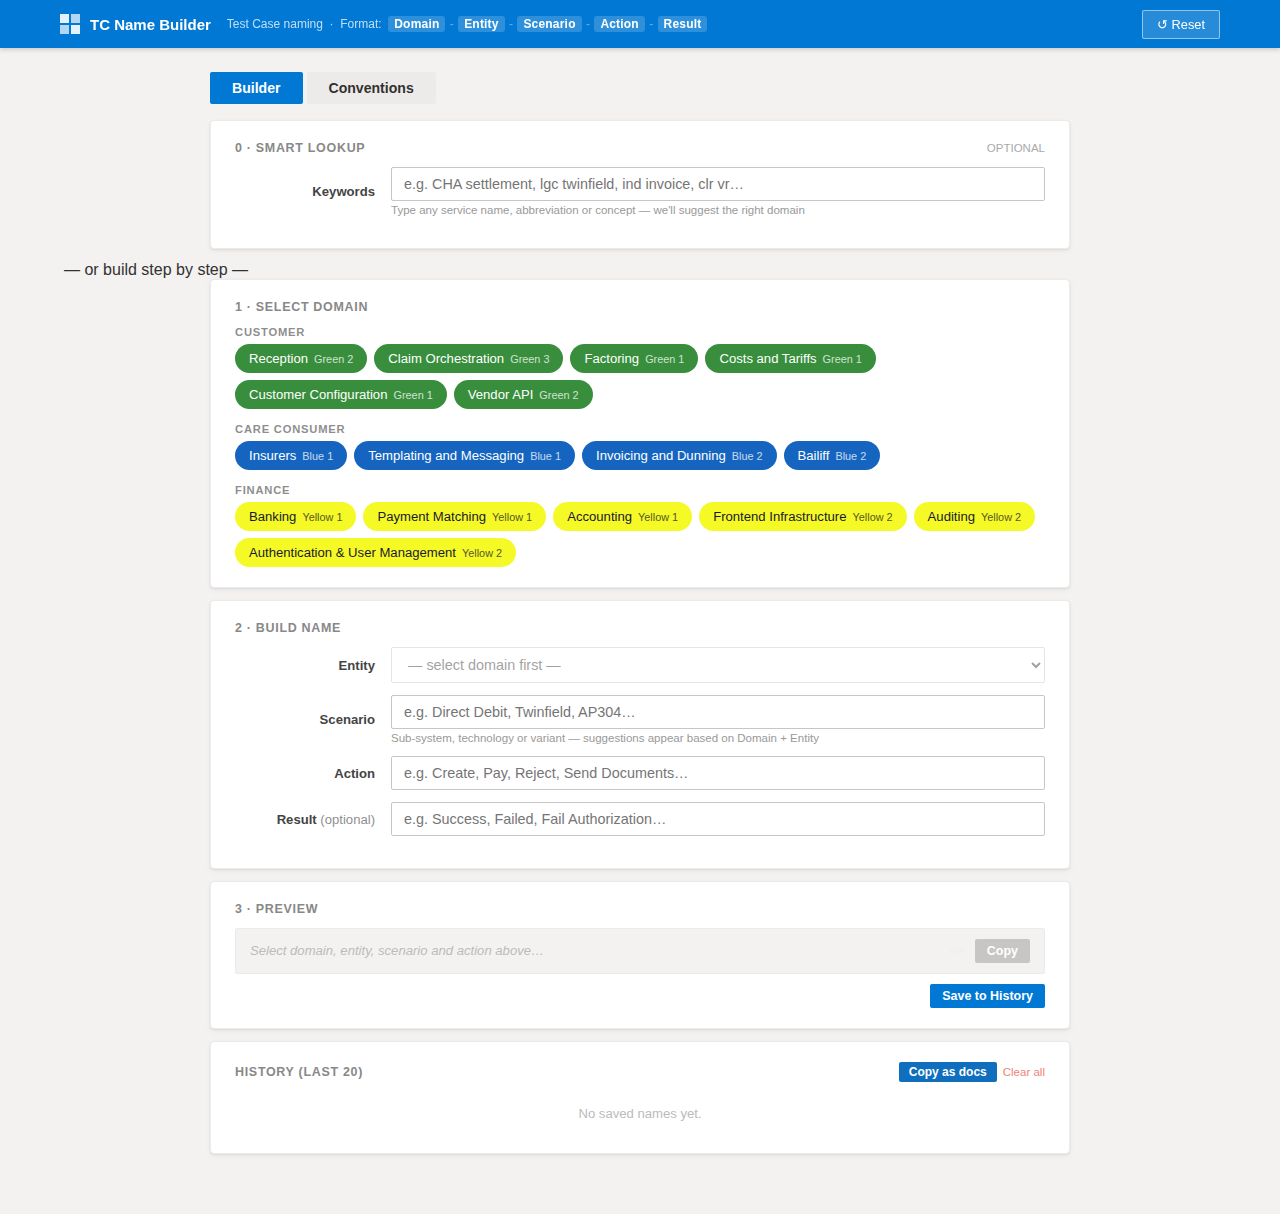
<file: Documents/TCNamingTool/index.html>
<!DOCTYPE html>
<html lang="en">
<head>
  <meta charset="UTF-8" />
  <meta name="viewport" content="width=device-width, initial-scale=1.0" />
  <title>TC Name Builder</title>
  <link rel="stylesheet" href="styles.css" />
</head>
<body>

<div class="top-nav">
  <div class="top-nav-content">
    <div class="top-nav-title">
      <svg width="20" height="20" viewBox="0 0 20 20" fill="none" xmlns="http://www.w3.org/2000/svg" style="flex-shrink:0"><rect width="9" height="9" fill="white" opacity=".9"/><rect x="11" width="9" height="9" fill="white" opacity=".7"/><rect y="11" width="9" height="9" fill="white" opacity=".7"/><rect x="11" y="11" width="9" height="9" fill="white" opacity=".9"/></svg>
      <strong>TC Name Builder</strong>
    </div>
    <div class="top-nav-subtitle">Test Case naming &nbsp;·&nbsp; Format:&nbsp; <span class="nav-format-part">Domain</span> <span class="nav-sep">-</span> <span class="nav-format-part">Entity</span> <span class="nav-sep">-</span> <span class="nav-format-part">Scenario</span> <span class="nav-sep">-</span> <span class="nav-format-part">Action</span> <span class="nav-sep">-</span> <span class="nav-format-part">Result</span></div>
    <div class="top-nav-right">
      <button class="reset-btn" id="resetBtn">↺ Reset</button>
    </div>
  </div>
</div>

<div class="main-container">

<nav class="tab-nav">
  <button class="tab-btn active" data-tab="builder">Builder</button>
  <button class="tab-btn" data-tab="conventions">Conventions</button>
</nav>

<div id="builderTab" class="tab-panel">

<!-- 0. Smart Lookup -->
<div class="card card-lookup">
  <div class="section-title">0 · Smart Lookup <span class="optional-tag">optional</span></div>
  <div class="form-row">
    <label for="lookupInput">Keywords</label>
    <div class="field-wrap">
      <input
        id="lookupInput"
        type="text"
        placeholder="e.g. CHA settlement, lgc twinfield, ind invoice, clr vr…"
        autocomplete="off"
      />
      <div class="field-hint">Type any service name, abbreviation or concept — we'll suggest the right domain</div>
    </div>
  </div>
  <div id="lookupResults" class="lookup-results"></div>
</div>

<div class="step-separator"><span>— or build step by step —</span></div>

<!-- 1. Domain picker -->
<div class="card">
  <div class="section-title">1 · Select Domain</div>
  <div id="domainGrid"></div>
</div>

<!-- 2. Build name -->
<div class="card">
  <div class="section-title">2 · Build Name</div>

  <div class="form-row">
    <label for="entitySel">Entity</label>
    <div class="field-wrap">
      <select id="entitySel" disabled>
        <option value="">— select domain first —</option>
      </select>
    </div>
  </div>

  <div class="form-row">
    <label for="scenarioInput">Scenario</label>
    <div class="field-wrap">
      <input
        id="scenarioInput"
        type="text"
        list="scenarioSuggestions"
        placeholder="e.g. Direct Debit, Twinfield, AP304…"
        autocomplete="off"
      />
      <datalist id="scenarioSuggestions"></datalist>
      <div class="field-hint">Sub-system, technology or variant — suggestions appear based on Domain + Entity</div>
    </div>
  </div>

  <div class="form-row">
    <label for="actionInput">Action</label>
    <div class="field-wrap">
      <input
        id="actionInput"
        type="text"
        list="actionSuggestions"
        placeholder="e.g. Create, Pay, Reject, Send Documents…"
        autocomplete="off"
      />
      <datalist id="actionSuggestions">
        <option value="Create" />
        <option value="Pay" />
        <option value="Reject" />
        <option value="Process" />
        <option value="Validate" />
        <option value="Send" />
        <option value="Receive" />
        <option value="Submit" />
        <option value="Confirm" />
        <option value="Cancel" />
        <option value="Retry" />
        <option value="Break" />
        <option value="Link" />
        <option value="Login" />
        <option value="Get Status" />
        <option value="Request" />
        <option value="Route" />
        <option value="Match" />
        <option value="Generate" />
        <option value="Approve" />
        <option value="Assign" />
        <option value="Send Documents" />
        <option value="Pay Term" />
        <option value="Create Account" />
        <option value="Link Claim" />
      </datalist>
    </div>
  </div>

  <div class="form-row">
    <label for="resultInput">Result <span style="font-weight:400;opacity:.6">(optional)</span></label>
    <div class="field-wrap">
      <input
        id="resultInput"
        type="text"
        list="resultSuggestions"
        placeholder="e.g. Success, Failed, Fail Authorization…"
        autocomplete="off"
      />
      <datalist id="resultSuggestions">
        <option value="Success" />
        <option value="Failed" />
        <option value="After Rejection" />
        <option value="Fail Authorization" />
        <option value="Before Batch DD" />
        <option value="Without Invoice" />
        <option value="With Invoice" />
        <option value="Wrong Amount" />
      </datalist>
    </div>
  </div>
</div>

<!-- 3. Preview -->
<div class="card">
  <div class="section-title">3 · Preview</div>

  <div class="preview-section">
    <div class="preview-box">
      <div class="preview-text placeholder" id="previewNL">
        Select domain, entity, scenario and action above…
      </div>
      <span class="char-counter" id="charCounter"></span>
      <button class="copy-btn" id="copyNL" disabled>Copy</button>
    </div>
  </div>

  <div style="display:flex; justify-content:flex-end; margin-top:4px;">
    <button class="copy-btn" id="saveBtn" style="background:#0078d4;" disabled>Save to History</button>
  </div>
</div>

<!-- 4. History -->
<div class="card">
  <div class="section-title">
    History (last 20)
    <div style="display:flex;gap:6px">
      <button id="exportMD" title="Copy all history items as Markdown list" style="background:#106ebe;color:#fff;border:none;padding:3px 10px;border-radius:2px;font-size:0.75rem;font-weight:600;cursor:pointer;">Copy as docs</button>
      <button id="clearHistory">Clear all</button>
    </div>
  </div>
  <ul class="history-list" id="historyList">
    <li class="empty-history">No saved names yet.</li>
  </ul>
</div>

</div><!-- /builderTab -->

<!-- Conventions tab -->
<div id="conventionsTab" class="tab-panel hidden">
<div class="card">
<div class="conv-page">

<a class="conv-link" href="https://dev.azure.com/infomedics/TIM/_testPlans/define?planId=41364&amp;suiteId=47496" target="_blank">↗ Azure DevOps Test Plans</a>

<h2 class="conv-h2">Format</h2>
<div class="conv-format-box"><code>[Domain] - [Entity] - [Scenario] - [Action] - [Result]</code></div>
<pre class="conv-pre">Accounting - Ledger Connector - Twinfield - Send Documents - Fail Authorization
Accounting - Ledger Connector - Twinfield - Send Documents - Success
Accounting - Ledger Connector - Twinfield - Send Documents
Banking - Payment Agreement - Direct Debit - Pay Term - Success
Reception - Mediation - AP301 - Process File - Success</pre>

<h2 class="conv-h2">Components</h2>
<table class="conv-table">
  <thead><tr><th>#</th><th>Component</th><th>Description</th><th>Format</th><th>Examples</th></tr></thead>
  <tbody>
    <tr><td>1</td><td><strong>Domain</strong></td><td>System area or module full name</td><td>Title Case</td><td><code>Banking</code>, <code>Accounting</code>, <code>Claim Orchestration</code></td></tr>
    <tr><td>2</td><td><strong>Entity</strong></td><td>Main service, module or business object</td><td>Title Case, full names</td><td><code>Payment Agreement</code>, <code>Ledger Connector</code>, <code>Patient Portal</code></td></tr>
    <tr><td>3</td><td><strong>Scenario</strong></td><td>Specific context, sub-system or variant</td><td>Title Case</td><td><code>Twinfield</code>, <code>Direct Debit</code>, <code>AP304</code>, <code>iDEAL</code></td></tr>
    <tr><td>4</td><td><strong>Action</strong></td><td>What the test does</td><td>Start with verb, Title Case</td><td><code>Send Documents</code>, <code>Pay Term</code>, <code>Create via Portal</code></td></tr>
    <tr><td>5</td><td><strong>Result</strong></td><td><em>(Optional)</em> Expected outcome</td><td>Title Case</td><td><code>Success</code>, <code>Fail Authorization</code>, <code>After Rejection</code></td></tr>
  </tbody>
</table>

<h3 class="conv-h3">Rules</h3>
<div class="conv-rules">
  <div class="conv-do">
    <div class="conv-rule-label">✔ DO</div>
    <ul>
      <li>Use spaces and dashes (<code> - </code>) for readability</li>
      <li>Start Action with a verb (<code>Create</code>, <code>Pay</code>, <code>Reject</code>…)</li>
      <li>Keep Scenario specific — name the sub-system, technology or variant (<code>Twinfield</code>, <code>AP304</code>)</li>
      <li>Include Result when the outcome matters (<code>Success</code>, <code>After Rejection</code>)</li>
      <li>Keep entity names clear and business-friendly</li>
      <li>Use Title Case for all components</li>
      <li>Keep under 100 characters when possible</li>
    </ul>
  </div>
  <div class="conv-dont">
    <div class="conv-rule-label">✘ DON'T</div>
    <ul>
      <li>Use underscores or camelCase</li>
      <li>Abbreviate entity names (use <code>Payment Agreement</code> not <code>PA</code>)</li>
      <li>Mix Action and Result into one component</li>
      <li>Use technical jargon without context</li>
      <li>Make it overly long or complex</li>
    </ul>
  </div>
</div>

<h2 class="conv-h2">Vocabulary</h2>
<h3 class="conv-h3">Domains</h3>
<table class="conv-table">
  <thead><tr><th>Domain</th><th>Cluster</th><th>Team</th></tr></thead>
  <tbody>
    <tr><td>Banking</td><td>Finance</td><td>Yellow 1</td></tr>
    <tr><td>Payment Matching</td><td>Finance</td><td>Yellow 1</td></tr>
    <tr><td>Accounting</td><td>Finance</td><td>Yellow 1</td></tr>
    <tr><td>Frontend Infrastructure</td><td>Finance</td><td>Yellow 2</td></tr>
    <tr><td>Auditing</td><td>Finance</td><td>Yellow 2</td></tr>
    <tr><td>Authentication &amp; User Management</td><td>Finance</td><td>Yellow 2</td></tr>
    <tr><td>Reception</td><td>Customer</td><td>Green 2</td></tr>
    <tr><td>Claim Orchestration</td><td>Customer</td><td>Green 3</td></tr>
    <tr><td>Factoring</td><td>Customer</td><td>Green 1</td></tr>
    <tr><td>Costs and Tariffs</td><td>Customer</td><td>Green 1</td></tr>
    <tr><td>Customer Configuration</td><td>Customer</td><td>Green 1</td></tr>
    <tr><td>Vendor API</td><td>Customer</td><td>Green 2</td></tr>
    <tr><td>Insurers</td><td>Care Consumer</td><td>Blue 1</td></tr>
    <tr><td>Templating and Messaging</td><td>Care Consumer</td><td>Blue 1</td></tr>
    <tr><td>Invoicing and Dunning</td><td>Care Consumer</td><td>Blue 2</td></tr>
    <tr><td>Bailiff</td><td>Care Consumer</td><td>Blue 2</td></tr>
  </tbody>
</table>

<h3 class="conv-h3">Entity Terms</h3>
<p class="conv-pills">Payment Agreement · Acquisition · BA Invoice · Patient · Patient Portal · Credit · Claim · Insurance Receivable · Direct Debit · Installment · Term · Settlement · Mediation · Validation · Risk Assessment · Workflow · Ledger Connector · DPAYWS</p>

<h3 class="conv-h3">Action Verbs</h3>
<p class="conv-pills"><code>Create</code> · <code>Pay</code> · <code>Reject</code> · <code>Process</code> · <code>Validate</code> · <code>Match</code> · <code>Update</code> · <code>Delete</code> · <code>Search</code> · <code>Filter</code> · <code>Export</code> · <code>Import</code> · <code>Send</code> · <code>Receive</code> · <code>Confirm</code> · <code>Cancel</code> · <code>Retry</code> · <code>Break</code> · <code>Link</code> · <code>Route</code> · <code>Calculate</code> · <code>Generate</code> · <code>Approve</code> · <code>Assign</code></p>

<h3 class="conv-h3">Scenario / Context Terms</h3>
<p class="conv-pills">Twinfield · AFAS · Exact · Direct Debit · Installment Direct Debit · AP304 Direct Debit · AP301 · Standard Payment · Monthly Subscription · iDEAL · Payment Page · Patient Portal · Account · Claim Routing · SSP Status · Multi BA Login</p>

<h3 class="conv-h3">Result / Outcome Terms</h3>
<p class="conv-pills">Success · Failed · After Rejection · Fail Authorization · Before Batch DD · Without Invoice · With Invoice · Wrong Amount</p>

<h2 class="conv-h2">Real-World Examples — Banking Domain (24 Test Cases)</h2>

<h3 class="conv-h3">Payment Agreement (4)</h3>
<ol class="conv-list">
  <li><code>Banking - Payment Agreement - Direct Debit - Create via Payment Page</code></li>
  <li><code>Banking - Payment Agreement - Direct Debit - Pay Term - Success</code></li>
  <li><code>Banking - Payment Agreement - Direct Debit - Reject Term - Failed</code></li>
  <li><code>Banking - Payment Agreement - Direct Debit - Break Agreement - After Rejection</code></li>
</ol>
<h3 class="conv-h3">Acquisition (4)</h3>
<ol class="conv-list" start="5">
  <li><code>Banking - Acquisition - AP304 Direct Debit - Create</code></li>
  <li><code>Banking - Acquisition - AP304 Direct Debit - Pay - Success</code></li>
  <li><code>Banking - Acquisition - AP304 Direct Debit - Reject - Failed</code></li>
  <li><code>Banking - Acquisition - AP304 Direct Debit - Retry - After Rejection</code></li>
</ol>
<h3 class="conv-h3">BA Invoice (5)</h3>
<ol class="conv-list" start="9">
  <li><code>Banking - BA Invoice - Direct Debit - Create - Success</code></li>
  <li><code>Banking - BA Invoice - Direct Debit - Pay - Success</code></li>
  <li><code>Banking - BA Invoice - Direct Debit - Reject - Failed</code></li>
  <li><code>Banking - BA Invoice - Direct Debit - Pay Manually - Before Batch DD</code></li>
  <li><code>Banking - BA Invoice - Standard Payment - Pay - Before Batch DD</code></li>
</ol>
<h3 class="conv-h3">Patient (3)</h3>
<ol class="conv-list" start="14">
  <li><code>Banking - Patient - Direct Debit - Create via Patient Portal</code></li>
  <li><code>Banking - Patient - Direct Debit - Pay - Success</code></li>
  <li><code>Banking - Patient - Direct Debit - Reject - Failed</code></li>
</ol>
<h3 class="conv-h3">Credit (3)</h3>
<ol class="conv-list" start="17">
  <li><code>Banking - Credit - Installment Direct Debit - Create</code></li>
  <li><code>Banking - Credit - Installment Direct Debit - Pay - Success</code></li>
  <li><code>Banking - Credit - Installment Direct Debit - Reject - Failed</code></li>
</ol>
<h3 class="conv-h3">Standard Payments (2)</h3>
<ol class="conv-list" start="20">
  <li><code>Banking - Claim - Standard Payment - Pay</code></li>
  <li><code>Banking - Insurance Receivable - Standard Payment - Pay</code></li>
</ol>
<h3 class="conv-h3">Patient Portal (3)</h3>
<ol class="conv-list" start="22">
  <li><code>Banking - Patient Portal - Account - Create without Invoice</code></li>
  <li><code>Banking - Patient Portal - Account - Create with Invoice</code></li>
  <li><code>Banking - Patient Portal - Claim - Link to Account</code></li>
</ol>

<h2 class="conv-h2">Discussion Questions for Team</h2>
<ol class="conv-questions">
  <li>Are the domain names (<code>Banking</code>, <code>Claim Orchestration</code>, etc.) clear enough? Should any be renamed?</li>
  <li>Do the entity names make sense from a business perspective? Any suggestions?</li>
  <li>Are there any action verbs or scenario terms we should add to the vocabulary?</li>
  <li>Should we enforce a character limit? (e.g., max 100 characters)</li>
  <li>How should we handle edge cases or complex scenarios that don't fit the format?</li>
  <li>Who will be responsible for maintaining the naming convention standards?</li>
  <li>How do we ensure consistency across all domains and test suites?</li>
</ol>

<h2 class="conv-h2">Next Steps</h2>
<ul class="conv-checklist">
  <li>Get team approval</li>
  <li>Update existing test cases to match convention</li>
  <li>Create examples for remaining domains</li>
  <li>Train team members</li>
  <li>Document in team wiki/Confluence</li>
</ul>

</div><!-- /conv-page -->
</div><!-- /card -->
</div><!-- /conventionsTab -->

<script src="data.js"></script>
<script src="app.js"></script>
<script>
  document.querySelectorAll('.tab-btn').forEach(btn => {
    btn.addEventListener('click', () => {
      document.querySelectorAll('.tab-btn').forEach(b => b.classList.remove('active'));
      document.querySelectorAll('.tab-panel').forEach(p => p.classList.add('hidden'));
      btn.classList.add('active');
      document.getElementById(btn.dataset.tab + 'Tab').classList.remove('hidden');
    });
  });
</script>

</div><!-- /main-container -->
</body>
</html>
</file>
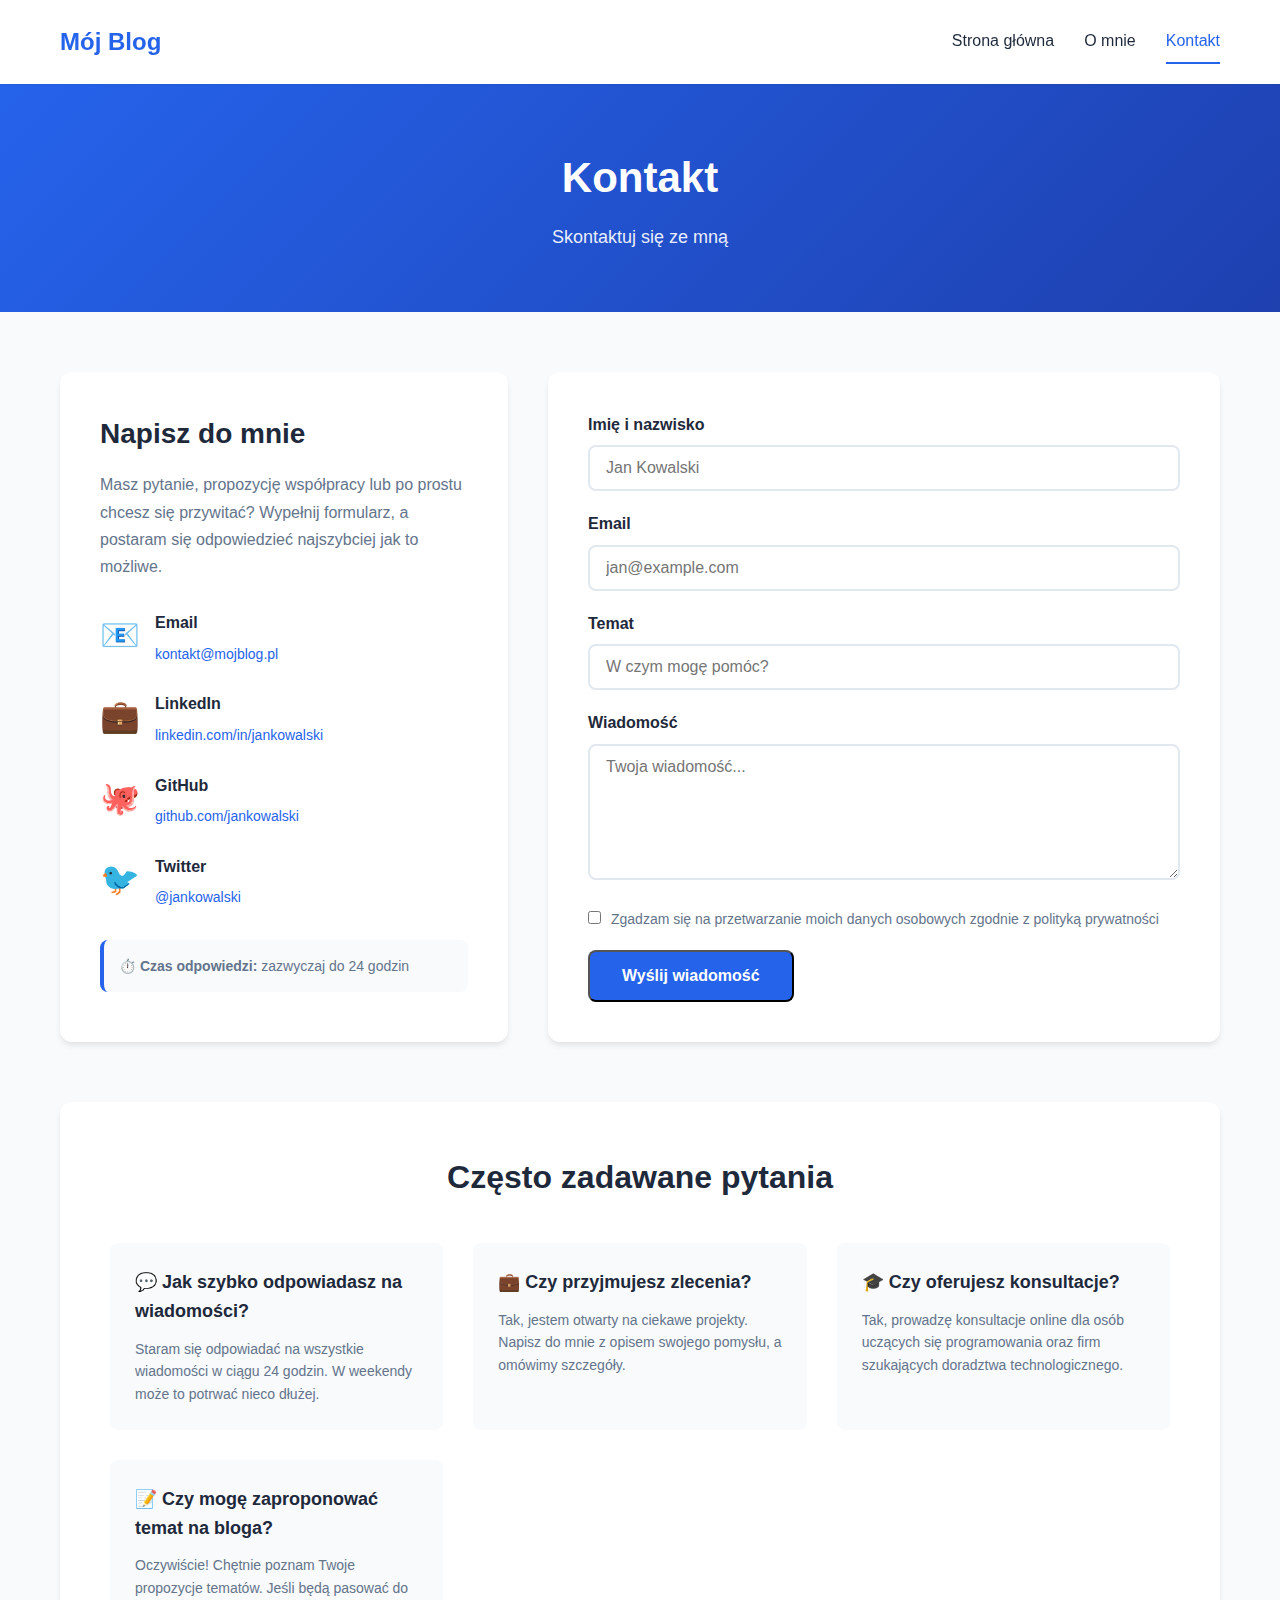
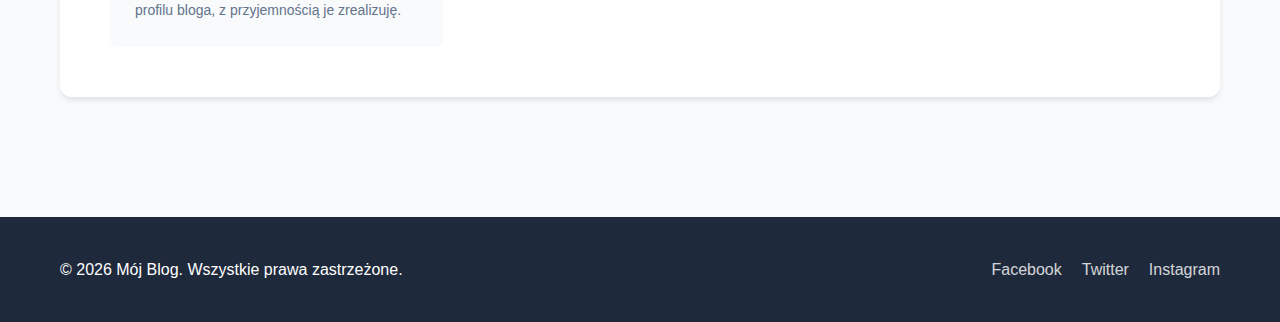
<file: Blog/contact.html>
<!DOCTYPE html>
<html lang="pl">
<head>
    <meta charset="UTF-8">
    <meta name="viewport" content="width=device-width, initial-scale=1.0">
    <title>Kontakt - Mój Blog</title>
    <link rel="stylesheet" href="styles.css">
</head>
<body>
    <!-- Header -->
    <header class="header">
        <div class="container">
            <div class="header-content">
                <h1 class="logo"><a href="index.html">Mój Blog</a></h1>
                <nav class="nav">
                    <a href="index.html" class="nav-link">Strona główna</a>
                    <a href="about.html" class="nav-link">O mnie</a>
                    <a href="contact.html" class="nav-link active">Kontakt</a>
                </nav>
            </div>
        </div>
    </header>

    <!-- Page Header -->
    <section class="page-header">
        <div class="container">
            <h1 class="page-title">Kontakt</h1>
            <p class="page-subtitle">Skontaktuj się ze mną</p>
        </div>
    </section>

    <!-- Main Content -->
    <main class="main">
        <div class="container">
            <div class="contact-wrapper">
                <div class="contact-info">
                    <h2>Napisz do mnie</h2>
                    <p>Masz pytanie, propozycję współpracy lub po prostu chcesz się przywitać? Wypełnij formularz, a postaram się odpowiedzieć najszybciej jak to możliwe.</p>
                    
                    <div class="contact-methods">
                        <div class="contact-method">
                            <div class="contact-icon">📧</div>
                            <div class="contact-method-content">
                                <h3>Email</h3>
                                <a href="mailto:kontakt@mojblog.pl">kontakt@mojblog.pl</a>
                            </div>
                        </div>
                        
                        <div class="contact-method">
                            <div class="contact-icon">💼</div>
                            <div class="contact-method-content">
                                <h3>LinkedIn</h3>
                                <a href="#">linkedin.com/in/jankowalski</a>
                            </div>
                        </div>
                        
                        <div class="contact-method">
                            <div class="contact-icon">🐙</div>
                            <div class="contact-method-content">
                                <h3>GitHub</h3>
                                <a href="#">github.com/jankowalski</a>
                            </div>
                        </div>
                        
                        <div class="contact-method">
                            <div class="contact-icon">🐦</div>
                            <div class="contact-method-content">
                                <h3>Twitter</h3>
                                <a href="#">@jankowalski</a>
                            </div>
                        </div>
                    </div>

                    <div class="response-time">
                        <p><strong>⏱️ Czas odpowiedzi:</strong> zazwyczaj do 24 godzin</p>
                    </div>
                </div>

                <div class="contact-form-wrapper">
                    <form class="contact-form">
                        <div class="form-group">
                            <label for="name" class="form-label">Imię i nazwisko</label>
                            <input type="text" id="name" class="form-input" placeholder="Jan Kowalski" required>
                        </div>

                        <div class="form-group">
                            <label for="email" class="form-label">Email</label>
                            <input type="email" id="email" class="form-input" placeholder="jan@example.com" required>
                        </div>

                        <div class="form-group">
                            <label for="subject" class="form-label">Temat</label>
                            <input type="text" id="subject" class="form-input" placeholder="W czym mogę pomóc?" required>
                        </div>

                        <div class="form-group">
                            <label for="message" class="form-label">Wiadomość</label>
                            <textarea id="message" class="form-textarea" rows="6" placeholder="Twoja wiadomość..." required></textarea>
                        </div>

                        <div class="form-group">
                            <label class="form-checkbox">
                                <input type="checkbox" required>
                                <span>Zgadzam się na przetwarzanie moich danych osobowych zgodnie z polityką prywatności</span>
                            </label>
                        </div>

                        <button type="submit" class="btn btn-primary btn-large">Wyślij wiadomość</button>
                    </form>
                </div>
            </div>

            <!-- FAQ Section -->
            <div class="faq-section">
                <h2 class="section-title">Często zadawane pytania</h2>
                <div class="faq-grid">
                    <div class="faq-item">
                        <h3>💬 Jak szybko odpowiadasz na wiadomości?</h3>
                        <p>Staram się odpowiadać na wszystkie wiadomości w ciągu 24 godzin. W weekendy może to potrwać nieco dłużej.</p>
                    </div>
                    
                    <div class="faq-item">
                        <h3>💼 Czy przyjmujesz zlecenia?</h3>
                        <p>Tak, jestem otwarty na ciekawe projekty. Napisz do mnie z opisem swojego pomysłu, a omówimy szczegóły.</p>
                    </div>
                    
                    <div class="faq-item">
                        <h3>🎓 Czy oferujesz konsultacje?</h3>
                        <p>Tak, prowadzę konsultacje online dla osób uczących się programowania oraz firm szukających doradztwa technologicznego.</p>
                    </div>
                    
                    <div class="faq-item">
                        <h3>📝 Czy mogę zaproponować temat na bloga?</h3>
                        <p>Oczywiście! Chętnie poznam Twoje propozycje tematów. Jeśli będą pasować do profilu bloga, z przyjemnością je zrealizuję.</p>
                    </div>
                </div>
            </div>
        </div>
    </main>

    <!-- Footer -->
    <footer class="footer">
        <div class="container">
            <div class="footer-content">
                <p>&copy; 2026 Mój Blog. Wszystkie prawa zastrzeżone.</p>
                <div class="social-links">
                    <a href="#" class="social-link">Facebook</a>
                    <a href="#" class="social-link">Twitter</a>
                    <a href="#" class="social-link">Instagram</a>
                </div>
            </div>
        </div>
    </footer>
</body>
</html>
</file>
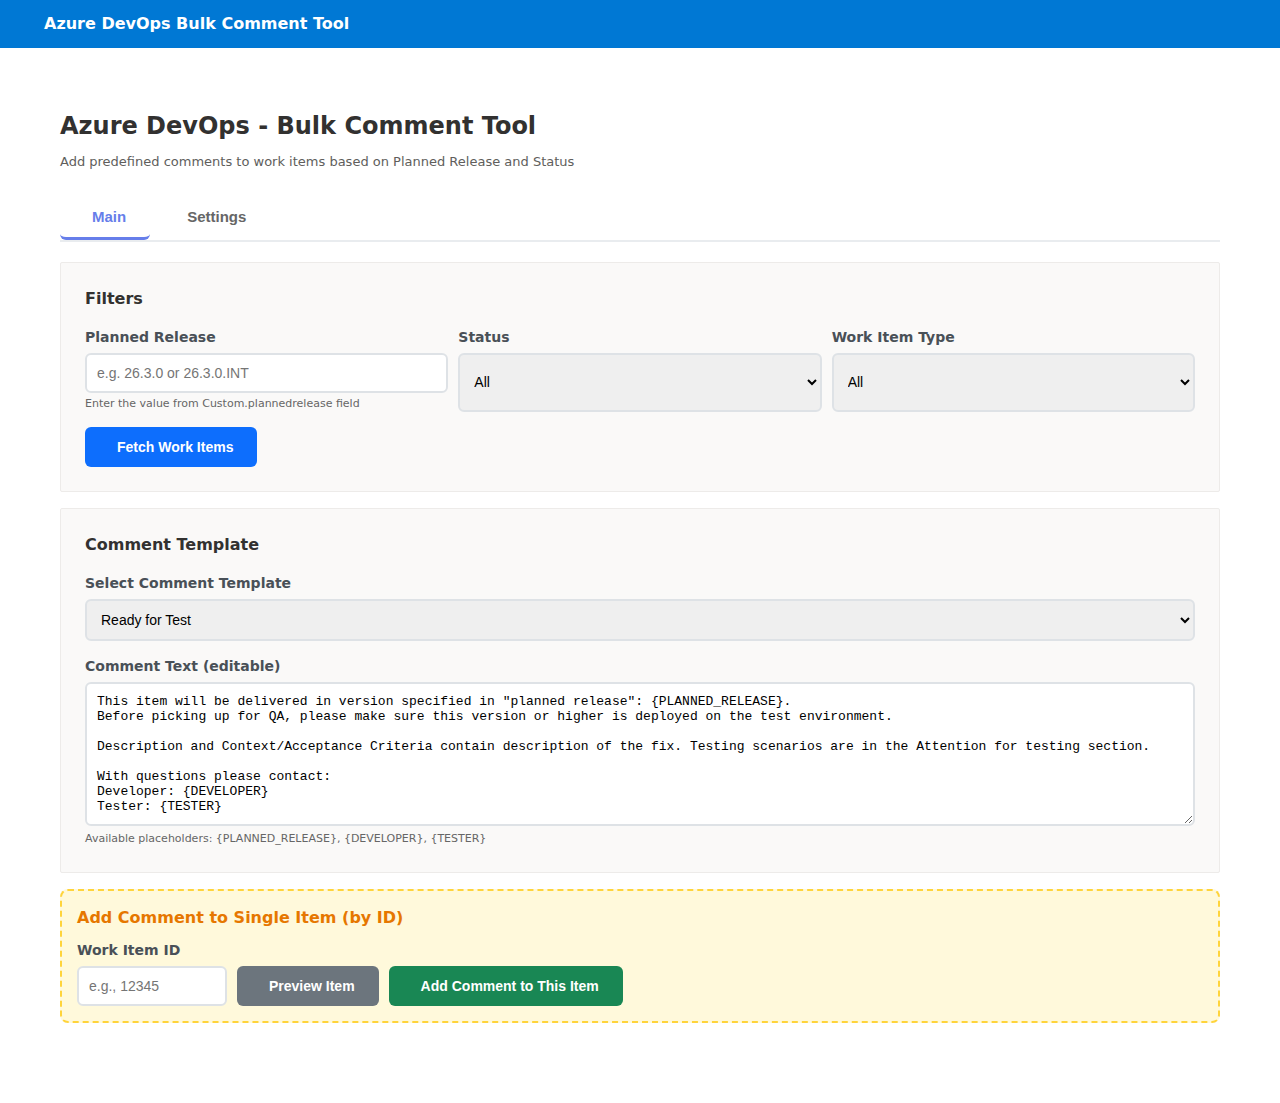
<file: HTML_Page/azure-comments-newlayout.html>
<!DOCTYPE html>
<html lang="en">
<head>
    <meta charset="UTF-8">
    <meta name="viewport" content="width=device-width, initial-scale=1.0">
    <title>Azure DevOps - Bulk Comment Tool (New Layout)</title>
    
    <!-- Font Awesome 6.4.0 -->
    <link rel="stylesheet" href="https://cdnjs.cloudflare.com/ajax/libs/font-awesome/6.4.0/css/all.min.css" integrity="sha512-iecdLmaskl7CVkqkXNQ/ZH/XLlvWZOJyj7Yy7tcenmpD1ypASozpmT/E0iPtmFIB46ZmdtAc9eNBvH0H/ZpiBw==" crossorigin="anonymous" referrerpolicy="no-referrer" />
    
    <!-- ============================================================================
         ⚠️⚠️⚠️ TESTING CONFIGURATION - REMOVE BEFORE GIT COMMIT ⚠️⚠️⚠️
         ============================================================================
         This section contains temporary PAT token for testing purposes.
         MUST BE REMOVED before committing to git repository!
         GitHub will block push if PAT token is detected in commits.
         ============================================================================ -->
    <script>
        // TEMPORARY PAT TOKEN - DELETE BEFORE COMMIT!
        const TESTING_PAT_TOKEN = '';
        // To use: paste this token in Settings tab or it will auto-load on page load
    </script>
    <!-- ============================================================================ -->
    
    <style>
        :root {
            --fa-style-family-brands: "Font Awesome 6 Brands";
            --fa-font-brands: normal 400 1em/1 "Font Awesome 6 Brands";
            --fa-font-regular: normal 400 1em/1 "Font Awesome 6 Free";
            --fa-style-family-classic: "Font Awesome 6 Free";
            --fa-font-solid: normal 900 1em/1 "Font Awesome 6 Free";
            --dx-font-size-heading-1: 34px;
            --dx-font-size-heading-2: 28px;
            --dx-font-size-heading-3: 22px;
            --dx-font-size-heading-4: 18px;
            --dx-font-size-heading-5: 16px;
            --dx-font-size-heading-6: 12px;
            --dx-font-size-xl: 34px;
            --dx-font-size-lg: 28px;
            --dx-font-size-md: 20px;
            --dx-font-size-sm: 18px;
            --dx-font-size-xs: 12px;
            --dx-list-item-padding-inline: 10px;
            --dx-list-item-padding-block: 10px;
            --dx-texteditor-color-text: #333;
            --dx-texteditor-color-label: #999999;
            --dx-button-padding-inline: 12px;
            --dx-component-color-bg: #fff;
            --dx-color-main-bg: #fff;
            --dx-color-primary: #337ab7;
            --dx-color-danger: #d9534f;
            --dx-color-success: #5cb85c;
            --dx-color-warning: #f0ad4e;
            --dx-color-border: #ddd;
            --dx-color-text: #333;
            --dx-color-icon: #333;
            --dx-color-spin-icon: #333;
            --dx-color-link: #337ab7;
            --dx-color-shadow: black;
            --dx-color-separator: #ddd;
            --dx-component-height: 36px;
            --dx-font-size: 14px;
            --dx-border-width: 1px;
            --dx-border-radius: 4px;
            --dx-font-size-icon: 18px;
            --dx-toolbar-height: 36px;
            --dx-popup-toolbar-item-padding-inline: 10px;
            --bs-blue: #0d6efd;
            --bs-indigo: #6610f2;
            --bs-purple: #6f42c1;
            --bs-pink: #d63384;
            --bs-red: #dc3545;
            --bs-orange: #fd7e14;
            --bs-yellow: #ffc107;
            --bs-green: #198754;
            --bs-teal: #20c997;
            --bs-cyan: #0dcaf0;
            --bs-black: #000;
            --bs-white: #fff;
            --bs-gray: #6c757d;
            --bs-gray-dark: #343a40;
            --bs-gray-100: #f8f9fa;
            --bs-gray-200: #e9ecef;
            --bs-gray-300: #dee2e6;
            --bs-gray-400: #ced4da;
            --bs-gray-500: #adb5bd;
            --bs-gray-600: #6c757d;
            --bs-gray-700: #495057;
            --bs-gray-800: #343a40;
            --bs-gray-900: #212529;
            --bs-primary: #0d6efd;
            --bs-secondary: #6c757d;
            --bs-success: #198754;
            --bs-info: #0dcaf0;
            --bs-warning: #ffc107;
            --bs-danger: #dc3545;
            --bs-light: #f8f9fa;
            --bs-dark: #212529;
            --bs-primary-rgb: 13, 110, 253;
            --bs-secondary-rgb: 108, 117, 125;
            --bs-success-rgb: 25, 135, 84;
            --bs-info-rgb: 13, 202, 240;
            --bs-warning-rgb: 255, 193, 7;
            --bs-danger-rgb: 220, 53, 69;
            --bs-light-rgb: 248, 249, 250;
            --bs-dark-rgb: 33, 37, 41;
            --bs-body-font-family: var(--bs-font-sans-serif);
            --bs-body-font-size: 1rem;
            --bs-body-font-weight: 400;
            --bs-body-line-height: 1.5;
            --bs-body-color: #212529;
            --bs-font-sans-serif: system-ui, -apple-system, "Segoe UI", Roboto, "Helvetica Neue", "Noto Sans", "Liberation Sans", Arial, sans-serif, "Apple Color Emoji", "Segoe UI Emoji", "Segoe UI Symbol", "Noto Color Emoji";
            --bs-border-width: 1px;
            --bs-border-radius: .375rem;
            --bs-box-shadow: 0 .5rem 1rem rgba(0, 0, 0, .15);
        }
        
        * {
            margin: 0;
            padding: 0;
            box-sizing: border-box;
        }
        
        body {
            font-family: var(--bs-font-sans-serif);
            background: #f3f2f1;
            min-height: 100vh;
            margin: 0;
            padding: 0;
            font-size: var(--bs-body-font-size);
            font-weight: var(--bs-body-font-weight);
            line-height: var(--bs-body-line-height);
            color: var(--bs-body-color);
        }
        
        .top-nav {
            background: #0078d4;
            color: white;
            padding: 0;
            box-shadow: 0 2px 4px rgba(0,0,0,0.1);
        }
        
        .top-nav-content {
            max-width: 1400px;
            margin: 0 auto;
            display: flex;
            align-items: center;
            height: 48px;
            padding: 0 20px;
        }
        
        .top-nav-title {
            font-size: 16px;
            font-weight: 600;
            color: white;
            margin: 0;
            padding: 0 16px;
            display: flex;
            align-items: center;
            gap: 8px;
        }
        
        .top-nav-user {
            margin-left: auto;
            color: white;
            font-size: 14px;
        }
        
        .container {
            max-width: 1400px;
            margin: 0 auto;
            background: white;
            box-shadow: 0 1px 2px rgba(0,0,0,0.1);
            min-height: calc(100vh - 48px);
            padding: 30px;
        }
        
        h1 {
            color: #323130;
            margin-bottom: 8px;
            font-size: 24px;
            font-weight: 600;
        }
        
        .subtitle {
            color: #605e5c;
            margin-bottom: 24px;
            font-size: 13px;
        }
        
        .config-section {
            background: #faf9f8;
            padding: 24px;
            border-radius: 2px;
            margin-bottom: 16px;
            border: 1px solid #edebe9;
        }
        
        .config-section h2 {
            color: #323130;
            font-size: 16px;
            font-weight: 600;
            margin-bottom: 16px;
        }
        
        .form-row {
            display: grid;
            grid-template-columns: repeat(auto-fit, minmax(250px, 1fr));
            gap: 15px;
            margin-bottom: 15px;
        }
        
        .form-group {
            display: flex;
            flex-direction: column;
        }
        
        label {
            font-weight: 600;
            margin-bottom: 5px;
            color: #495057;
            font-size: 14px;
        }
        
        input, select, textarea {
            padding: 10px;
            border: 2px solid #dee2e6;
            border-radius: 6px;
            font-size: 14px;
            transition: border-color 0.3s;
        }
        
        input:focus, select:focus, textarea:focus {
            outline: none;
            border-color: #667eea;
        }
        
        button {
            background: var(--bs-primary);
            color: white !important;
            border: none;
            padding: var(--dx-button-padding-inline) calc(var(--dx-button-padding-inline) * 2);
            border-radius: var(--bs-border-radius);
            font-size: var(--dx-font-size);
            font-weight: 600;
            cursor: pointer;
            transition: transform 0.2s, box-shadow 0.2s, background-color 0.2s;
            display: inline-flex;
            align-items: center;
            gap: 8px;
        }
        
        button:hover {
            transform: translateY(-2px);
            box-shadow: var(--bs-box-shadow);
            background: #0a58ca;
            color: white !important;
        }
        
        button:active {
            transform: translateY(0);
        }
        
        button:disabled {
            background: var(--bs-gray-400);
            cursor: not-allowed;
            transform: none;
        }
        
        .btn-secondary {
            background: var(--bs-secondary);
            color: white !important;
        }
        
        .btn-secondary:hover {
            background: #565e64;
            color: white !important;
        }
        
        .btn-success {
            background: var(--bs-success);
            color: white !important;
        }
        
        .btn-success:hover {
            background: #146c43;
            color: white !important;
        }
        
        .btn-danger {
            background: var(--bs-danger);
            color: white !important;
        }
        
        .btn-danger:hover {
            background: #b02a37;
            color: white !important;
        }
        
        .work-items-section {
            margin-top: 30px;
        }
        
        .work-items-header {
            display: flex;
            justify-content: space-between;
            align-items: center;
            margin-bottom: 15px;
        }
        
        .work-items-header h2 {
            color: #333;
            font-size: 20px;
        }
        
        .stats {
            display: flex;
            gap: 20px;
            font-size: 14px;
            color: #666;
        }
        
        .stat {
            display: flex;
            align-items: center;
            gap: 5px;
        }
        
        .stat strong {
            color: #667eea;
        }
        
        .work-items-table {
            width: 100%;
            border-collapse: collapse;
            margin-bottom: 20px;
            font-size: 14px;
        }
        
        .work-items-table th {
            background: #495057;
            color: white;
            padding: 12px;
            text-align: left;
            font-weight: 600;
        }
        
        .work-items-table td {
            padding: 10px 12px;
            border-bottom: 1px solid #dee2e6;
        }
        
        .work-items-table tr:hover {
            background: #f8f9fa;
        }
        
        .work-items-table tr.selected {
            background: #e7f5ff;
        }
        
        .status-badge {
            padding: 4px 8px;
            border-radius: 4px;
            font-size: 12px;
            font-weight: 600;
        }
        
        .status-new { background: #d3f9d8; color: #2b8a3e; }
        .status-active { background: #a5d8ff; color: #1971c2; }
        .status-resolved { background: #ffec99; color: #e67700; }
        .status-closed { background: #e9ecef; color: #495057; }
        
        .loading {
            text-align: center;
            padding: 40px;
            color: #667eea;
            font-size: 18px;
        }
        
        .spinner {
            border: 4px solid #f3f3f3;
            border-top: 4px solid #667eea;
            border-radius: 50%;
            width: 40px;
            height: 40px;
            animation: spin 1s linear infinite;
            margin: 20px auto;
        }
        
        @keyframes spin {
            0% { transform: rotate(0deg); }
            100% { transform: rotate(360deg); }
        }
        
        .error {
            background: #ffe3e3;
            border: 2px solid #ff6b6b;
            color: #c92a2a;
            padding: 15px;
            border-radius: 8px;
            margin: 10px 0;
        }
        
        .success {
            background: #d3f9d8;
            border: 2px solid #51cf66;
            color: #2b8a3e;
            padding: 15px;
            border-radius: 8px;
            margin: 10px 0;
        }
        
        .preview-section {
            background: #fff9db;
            border: 2px solid #ffd43b;
            padding: 20px;
            border-radius: 8px;
            margin: 20px 0;
        }
        
        .preview-section h3 {
            color: #e67700;
            margin-bottom: 10px;
        }
        
        .preview-comment {
            background: white;
            padding: 15px;
            border-radius: 6px;
            white-space: pre-wrap;
            font-family: 'Courier New', monospace;
            font-size: 13px;
            line-height: 1.6;
        }
        
        .checkbox-cell {
            width: 40px;
            text-align: center;
        }
        
        input[type="checkbox"] {
            width: 18px;
            height: 18px;
            cursor: pointer;
        }
        
        .actions-bar {
            display: flex;
            gap: 10px;
            margin-bottom: 20px;
            flex-wrap: wrap;
        }
        
        .single-item-section {
            background: #fff9db;
            padding: 15px;
            border-radius: 8px;
            margin-bottom: 20px;
            border: 2px dashed #ffd43b;
        }
        
        .single-item-section h3 {
            color: #e67700;
            margin-bottom: 10px;
            font-size: 16px;
        }
        
        .inline-form {
            display: flex;
            gap: 10px;
            align-items: flex-end;
        }
        
        .filter-row {
            display: flex;
            gap: 10px;
            margin-top: 15px;
        }
        
        .filter-row select {
            flex: 1;
        }
        
        .tabs {
            display: flex;
            gap: 5px;
            margin-bottom: 20px;
            border-bottom: 2px solid #e9ecef;
        }
        
        .tab-btn {
            background: transparent;
            border: none;
            padding: 12px 24px;
            cursor: pointer;
            font-size: 15px;
            font-weight: 600;
            color: #666 !important;
            border-bottom: 3px solid transparent;
            transition: all 0.3s;
        }
        
        .tab-btn:hover {
            color: #667eea !important;
            background: transparent !important;
            transform: none;
            box-shadow: none;
        }
        
        .tab-btn.active {
            color: #667eea !important;
            border-bottom-color: #667eea;
            background: transparent !important;
        }
        
        .tab-content {
            display: none;
        }
        
        .tab-content.active {
            display: block;
        }
    </style>
</head>
<body>
    <!-- Top Navigation -->
    <div class="top-nav">
        <div class="top-nav-content">
            <div class="top-nav-title">
                <i class="fas fa-comment-dots"></i>
                Azure DevOps Bulk Comment Tool
            </div>
            <div class="top-nav-user">
                <i class="fas fa-user-circle"></i>
            </div>
        </div>
    </div>
    
    <div class="container">
        <div style="padding: 30px;">
        <h1><i class="fas fa-tools"></i> Azure DevOps - Bulk Comment Tool</h1>
        <p class="subtitle">Add predefined comments to work items based on Planned Release and Status</p>
        
        <!-- Tabs -->
        <div class="tabs">
            <button class="tab-btn active" onclick="switchTab('main')"><i class="fas fa-home"></i> Main</button>
            <button class="tab-btn" onclick="switchTab('settings')"><i class="fas fa-cog"></i> Settings</button>
        </div>
        
        <!-- Main Tab -->
        <div id="mainTab" class="tab-content active">
        
        <!-- Filters Section -->
        <div class="config-section">
            <h2><i class="fas fa-filter"></i> Filters</h2>
            <div class="filter-row">
                <div class="form-group" style="flex: 1;">
                    <label>Planned Release</label>
                    <input type="text" id="plannedRelease" placeholder="e.g. 26.3.0 or 26.3.0.INT" />
                    <small style="color: #666; font-size: 11px; display: block; margin-top: 3px;">Enter the value from Custom.plannedrelease field</small>
                </div>
                <div class="form-group" style="flex: 1;">
                    <label>Status</label>
                    <select id="status">
                        <option value="">All</option>
                        <option value="New">New</option>
                        <option value="Active">Active</option>
                        <option value="Development">Development</option>
                        <option value="Integration">Integration</option>
                        <option value="Resolved">Resolved</option>
                        <option value="Ready for Test">Ready for Test</option>
                        <option value="Closed">Closed</option>
                    </select>
                </div>
                <div class="form-group" style="flex: 1;">
                    <label>Work Item Type</label>
                    <select id="workItemType">
                        <option value="">All</option>
                        <option value="Bug">Bug</option>
                        <option value="User Story">User Story</option>
                        <option value="Task">Task</option>
                        <option value="Feature">Feature</option>
                        <option value="TestFeedback">TestFeedback</option>
                    </select>
                </div>
            </div>
            <button onclick="fetchWorkItems()" style="margin-top: 15px;"><i class="fas fa-search"></i> Fetch Work Items</button>
        </div>
        
        <!-- Comment Template Section -->
        <div class="config-section">
            <h2><i class="fas fa-comment-dots"></i> Comment Template</h2>
            <div class="form-group">
                <label>Select Comment Template</label>
                <select id="commentTemplate" onchange="updatePreview()">
                    <option value="readyForTest">Ready for Test</option>
                    <option value="closed">Closed</option>
                    <option value="custom">Custom (edit below)</option>
                </select>
            </div>
            <div class="form-group" style="margin-top: 15px;">
                <label>Comment Text (editable)</label>
                <textarea id="customCommentText" rows="8" style="font-family: 'Courier New', monospace; font-size: 13px;" onchange="updatePreview()"></textarea>
                <small style="color: #666; font-size: 11px; margin-top: 5px; display: block;">
                    Available placeholders: {PLANNED_RELEASE}, {DEVELOPER}, {TESTER}
                </small>
            </div>
        </div>
        
        <!-- Single Item Section -->
        <div class="single-item-section">
            <h3><i class="fas fa-file-alt"></i> Add Comment to Single Item (by ID)</h3>
            <div class="inline-form">
                <div class="form-group">
                    <label>Work Item ID</label>
                    <input type="number" id="singleItemId" placeholder="e.g., 12345" style="width: 150px;" />
                </div>
                <button class="btn-secondary" onclick="fetchSingleItem()"><i class="fas fa-eye"></i> Preview Item</button>
                <button class="btn-success" onclick="addCommentToSingleItem()"><i class="fas fa-plus-circle"></i> Add Comment to This Item</button>
            </div>
        </div>
        
        <div id="loadingIndicator" class="loading" style="display: none;">
            <div class="spinner"></div>
            <p>Loading work items...</p>
        </div>
        
        <div id="errorMessage"></div>
        
        <!-- Work Items Section -->
        <div class="work-items-section" id="workItemsSection" style="display: none;">
            <div class="work-items-header">
                <h2><i class="fas fa-list"></i> Work Items</h2>
                <div class="stats">
                    <div class="stat">
                        <span>Total:</span>
                        <strong id="totalCount">0</strong>
                    </div>
                    <div class="stat">
                        <span>Selected:</span>
                        <strong id="selectedCount">0</strong>
                    </div>
                </div>
            </div>
            
            <div class="actions-bar">
                <button class="btn-success" onclick="addCommentsToSelected()"><i class="fas fa-comments"></i> Add Comments to Selected</button>
                <button class="btn-secondary" onclick="selectAll()"><i class="fas fa-check-square"></i> Select All</button>
                <button class="btn-secondary" onclick="deselectAll()"><i class="fas fa-square"></i> Deselect All</button>
                <button class="btn-danger" onclick="clearResults()"><i class="fas fa-trash"></i> Clear Results</button>
            </div>
            
            <table class="work-items-table" id="workItemsTable">
                <thead>
                    <tr>
                        <th class="checkbox-cell">
                            <input type="checkbox" id="selectAllCheckbox" onchange="toggleSelectAll()" />
                        </th>
                        <th>ID</th>
                        <th>Type</th>
                        <th>Title</th>
                        <th>Status</th>
                        <th>Planned Release</th>
                        <th>Assigned To</th>
                        <th>DEV Task</th>
                        <th>INT Task</th>
                    </tr>
                </thead>
                <tbody id="workItemsBody">
                </tbody>
            </table>
        </div>
        
        <!-- Preview Section -->
        <div class="preview-section" id="previewSection" style="display: none;">
            <h3>👁️ Comment Preview (for first selected item)</h3>
            <div class="preview-comment" id="previewComment"></div>
        </div>
        
        </div>
        <!-- End Main Tab -->
        
        <!-- Settings Tab -->
        <div id="settingsTab" class="tab-content">
            <div class="config-section">
                <h2><i class="fas fa-cog"></i> Configuration</h2>
                <div class="form-row">
                    <div class="form-group">
                        <label><i class="fas fa-building"></i> Organization</label>
                        <select id="organization" onchange="updateProjectList()">
                        </select>
                    </div>
                    <div class="form-group">
                        <label><i class="fas fa-folder"></i> Project</label>
                        <select id="project">
                        </select>
                    </div>
                    <div class="form-group">
                        <label><i class="fas fa-key"></i> Personal Access Token (PAT)</label>
                        <input type="password" id="pat" placeholder="Your PAT token" />
                    </div>
                </div>
                <button onclick="saveConfig()"><i class="fas fa-save"></i> Save Configuration</button>
                <button class="btn-secondary" onclick="loadConfig()"><i class="fas fa-download"></i> Load Saved</button>
                <button class="btn-danger" onclick="clearPAT()"><i class="fas fa-eraser"></i> Clear PAT Token</button>
            </div>
        </div>
        <!-- End Settings Tab -->
        
        </div><!-- End padding wrapper -->
    </div><!-- End container -->
    
    <script>
        // Available organizations and projects
        const availableConfigs = [
            { organization: 'infomedics', project: 'TIM' }
            // Add more configs here if needed
            // { organization: 'another-org', project: 'Another Project' }
        ];
        
        // Comment templates
        const commentTemplates = {
            readyForTest: `This item will be delivered in version specified in "planned release": {PLANNED_RELEASE}.
Before picking up for QA, please make sure this version or higher is deployed on the test environment.

Description and Context/Acceptance Criteria contain description of the fix. Testing scenarios are in the Attention for testing section.

With questions please contact:
Developer: {DEVELOPER}
Tester: {TESTER}`,
            
            closed: `Integration Test Feedback was fixed and integrated with the original item, therefore closed. No further System Testing is required.`,
            
            custom: ``
        };
        
        // Global state
        let workItems = [];
        let config = {
            organization: 'infomedics',
            project: 'TIM',
            pat: ''
        };
        
        // Load config from localStorage on page load
        window.addEventListener('DOMContentLoaded', () => {
            populateConfigDropdowns();
            
            // Auto-load testing PAT token if defined
            if (typeof TESTING_PAT_TOKEN !== 'undefined' && TESTING_PAT_TOKEN) {
                config.pat = TESTING_PAT_TOKEN;
                document.getElementById('pat').value = TESTING_PAT_TOKEN;
                console.log('⚠️ Testing PAT token auto-loaded - REMEMBER TO REMOVE BEFORE COMMIT!');
            }
            
            loadConfig();
            // Load default comment template
            loadCommentTemplate();
        });
        
        function populateConfigDropdowns() {
            const orgSelect = document.getElementById('organization');
            const projSelect = document.getElementById('project');
            
            // Clear existing options
            orgSelect.innerHTML = '';
            projSelect.innerHTML = '';
            
            // Get unique organizations
            const organizations = [...new Set(availableConfigs.map(c => c.organization))];
            
            // Populate organization dropdown
            organizations.forEach(org => {
                const option = document.createElement('option');
                option.value = org;
                option.textContent = org;
                orgSelect.appendChild(option);
            });
            
            // Set default organization
            orgSelect.value = 'infomedics';
            
            // Populate projects for selected organization
            updateProjectList();
        }
        
        function updateProjectList() {
            const orgSelect = document.getElementById('organization');
            const projSelect = document.getElementById('project');
            const selectedOrg = orgSelect.value;
            
            // Clear existing options
            projSelect.innerHTML = '';
            
            // Get projects for selected organization
            const projects = availableConfigs
                .filter(c => c.organization === selectedOrg)
                .map(c => c.project);
            
            // Populate project dropdown
            projects.forEach(proj => {
                const option = document.createElement('option');
                option.value = proj;
                option.textContent = proj;
                projSelect.appendChild(option);
            });
            
            // Set default project
            if (projects.includes('TIM')) {
                projSelect.value = 'TIM';
            }
        }
        
        function saveConfig() {
            config.organization = document.getElementById('organization').value.trim();
            config.project = document.getElementById('project').value.trim();
            config.pat = document.getElementById('pat').value.trim();
            
            if (!config.organization || !config.project || !config.pat) {
                showError('Please fill in all configuration fields');
                return;
            }
            
            localStorage.setItem('azureDevOpsConfig', JSON.stringify(config));
            showSuccess('Configuration saved successfully!');
        }
        
        function loadConfig() {
            const saved = localStorage.getItem('azureDevOpsConfig');
            if (saved) {
                config = JSON.parse(saved);
                document.getElementById('organization').value = config.organization;
                document.getElementById('project').value = config.project;
                document.getElementById('pat').value = config.pat;
                showSuccess('Configuration loaded from storage');
            }
        }
        
        function clearPAT() {
            if (confirm('Are you sure you want to clear the PAT token?')) {
                config.pat = '';
                document.getElementById('pat').value = '';
                
                // Save config without PAT
                localStorage.setItem('azureDevOpsConfig', JSON.stringify(config));
                showSuccess('PAT token cleared. Organization and Project remain unchanged.');
            }
        }
        
        function loadCommentTemplate() {
            const templateSelect = document.getElementById('commentTemplate');
            const textArea = document.getElementById('customCommentText');
            
            const selectedTemplate = templateSelect.value;
            textArea.value = commentTemplates[selectedTemplate];
            
            // Load saved custom template if exists
            const savedCustom = localStorage.getItem('customCommentTemplate');
            if (selectedTemplate === 'custom' && savedCustom) {
                textArea.value = savedCustom;
            }
            
            updatePreview();
        }
        
        function saveCustomTemplate() {
            const textArea = document.getElementById('customCommentText');
            localStorage.setItem('customCommentTemplate', textArea.value);
        }
        
        // Update comment template when dropdown changes
        document.addEventListener('DOMContentLoaded', () => {
            document.getElementById('commentTemplate').addEventListener('change', function() {
                loadCommentTemplate();
            });
            
            document.getElementById('customCommentText').addEventListener('change', function() {
                if (document.getElementById('commentTemplate').value === 'custom') {
                    saveCustomTemplate();
                }
            });
        });
        
        async function fetchWorkItems() {
            if (!config.organization || !config.project || !config.pat) {
                showError('Please configure Organization, Project, and PAT first');
                return;
            }
            
            const plannedRelease = document.getElementById('plannedRelease').value.trim();
            const status = document.getElementById('status').value;
            const workItemType = document.getElementById('workItemType').value;
            
            if (!plannedRelease) {
                showError('Please specify Planned Release');
                return;
            }
            
            showLoading(true);
            clearError();
            
            try {
                // Build WIQL query
                let wiql = `SELECT [System.Id], [System.Title], [System.State], [System.WorkItemType], [System.AssignedTo], [Custom.plannedrelease] FROM WorkItems WHERE [System.TeamProject] = '${config.project}' AND [Custom.plannedrelease] = '${plannedRelease}'`;
                
                if (status) {
                    wiql += ` AND [System.State] = '${status}'`;
                }
                
                if (workItemType) {
                    wiql += ` AND [System.WorkItemType] = '${workItemType}'`;
                }
                
                // Fetch work items using WIQL
                const wiqlUrl = `https://dev.azure.com/${config.organization}/${config.project}/_apis/wit/wiql?api-version=7.0`;
                const wiqlResponse = await fetch(wiqlUrl, {
                    method: 'POST',
                    headers: {
                        'Authorization': 'Basic ' + btoa(':' + config.pat),
                        'Content-Type': 'application/json'
                    },
                    body: JSON.stringify({ query: wiql })
                });
                
                if (!wiqlResponse.ok) {
                    throw new Error(`WIQL query failed: ${wiqlResponse.statusText}`);
                }
                
                const wiqlData = await wiqlResponse.json();
                const workItemIds = wiqlData.workItems.map(wi => wi.id);
                
                if (workItemIds.length === 0) {
                    showError('No work items found matching the filters');
                    showLoading(false);
                    return;
                }
                
                // Fetch detailed work item data with relations
                const batchUrl = `https://dev.azure.com/${config.organization}/${config.project}/_apis/wit/workitems?ids=${workItemIds.join(',')}&$expand=relations&api-version=7.0`;
                const batchResponse = await fetch(batchUrl, {
                    headers: {
                        'Authorization': 'Basic ' + btoa(':' + config.pat)
                    }
                });
                
                if (!batchResponse.ok) {
                    throw new Error(`Failed to fetch work item details: ${batchResponse.statusText}`);
                }
                
                const batchData = await batchResponse.json();
                workItems = await Promise.all(batchData.value.map(async (item) => {
                    const childTasks = await fetchChildTasks(item);
                    return {
                        id: item.id,
                        type: item.fields['System.WorkItemType'],
                        title: item.fields['System.Title'],
                        state: item.fields['System.State'],
                        plannedRelease: item.fields['Custom.plannedrelease'] || 'N/A',
                        assignedTo: item.fields['System.AssignedTo']?.displayName || 'Unassigned',
                        devTask: childTasks.dev,
                        intTask: childTasks.int,
                        selected: false
                    };
                }));
                
                displayWorkItems();
                showLoading(false);
                
            } catch (error) {
                showError(`Error: ${error.message}`);
                showLoading(false);
            }
        }
        
        async function fetchChildTasks(workItem) {
            const result = { dev: null, int: null, mdev: null, mint: null };
            
            if (!workItem.relations) {
                return result;
            }
            
            const childRelations = workItem.relations.filter(rel => 
                rel.rel === 'System.LinkTypes.Hierarchy-Forward'
            );
            
            if (childRelations.length === 0) {
                return result;
            }
            
            // First pass - collect all child tasks
            for (const relation of childRelations) {
                const childId = relation.url.split('/').pop();
                
                try {
                    const childUrl = `https://dev.azure.com/${config.organization}/${config.project}/_apis/wit/workitems/${childId}?api-version=7.0`;
                    const childResponse = await fetch(childUrl, {
                        headers: {
                            'Authorization': 'Basic ' + btoa(':' + config.pat)
                        }
                    });
                    
                    if (childResponse.ok) {
                        const childData = await childResponse.json();
                        const title = childData.fields['System.Title'] || '';
                        const assignedTo = childData.fields['System.AssignedTo']?.displayName || 'Unassigned';
                        
                        const taskInfo = {
                            id: childId,
                            title: title,
                            assignedTo: assignedTo
                        };
                        
                        // Check for DEV task (exact match, higher priority)
                        if (title.includes(' DEV') || title.startsWith('DEV')) {
                            if (!result.dev) result.dev = taskInfo;
                        }
                        // Check for MDEV task (fallback)
                        else if (title.includes('MDEV')) {
                            if (!result.mdev) result.mdev = taskInfo;
                        }
                        
                        // Check for INT task (exact match, higher priority)
                        if (title.includes(' INT') || title.startsWith('INT')) {
                            if (!result.int) result.int = taskInfo;
                        }
                        // Check for MINT task (fallback)
                        else if (title.includes('MINT')) {
                            if (!result.mint) result.mint = taskInfo;
                        }
                    }
                } catch (error) {
                    console.error(`Error fetching child task ${childId}:`, error);
                }
            }
            
            // Apply fallback logic: if DEV not found, use MDEV; if INT not found, use MINT
            return {
                dev: result.dev || result.mdev,
                int: result.int || result.mint
            };
        }
        
        function displayWorkItems() {
            const tbody = document.getElementById('workItemsBody');
            tbody.innerHTML = '';
            
            workItems.forEach((item, index) => {
                // Build Azure DevOps URL
                const workItemUrl = `https://${config.organization}.visualstudio.com/${config.project}/_workitems/edit/${item.id}/`;
                
                const row = document.createElement('tr');
                row.innerHTML = `
                    <td class="checkbox-cell">
                        <input type="checkbox" onchange="toggleItemSelection(${index})" ${item.selected ? 'checked' : ''} />
                    </td>
                    <td><a href="${workItemUrl}" target="_blank" style="color: #667eea; text-decoration: none; font-weight: 600;">${item.id}</a></td>
                    <td>${item.type}</td>
                    <td>${item.title}</td>
                    <td><span class="status-badge status-${item.state.toLowerCase().replace(' ', '-')}">${item.state}</span></td>
                    <td>${item.plannedRelease}</td>
                    <td>${item.assignedTo}</td>
                    <td>${item.devTask ? `${item.devTask.assignedTo}` : '❌ Not found'}</td>
                    <td>${item.intTask ? `${item.intTask.assignedTo}` : '❌ Not found'}</td>
                `;
                
                row.style.cursor = 'pointer';
                row.onclick = (e) => {
                    // Don't trigger when clicking checkbox or link
                    if (e.target.type === 'checkbox' || e.target.tagName === 'A') return;
                    showItemPreview(index);
                };
                
                if (item.selected) {
                    row.classList.add('selected');
                }
                
                tbody.appendChild(row);
            });
            
            document.getElementById('workItemsSection').style.display = 'block';
            document.getElementById('totalCount').textContent = workItems.length;
            updateSelectedCount();
        }
        
        function toggleItemSelection(index) {
            workItems[index].selected = !workItems[index].selected;
            displayWorkItems();
            updatePreview();
        }
        
        function toggleSelectAll() {
            const checked = document.getElementById('selectAllCheckbox').checked;
            workItems.forEach(item => item.selected = checked);
            displayWorkItems();
            updatePreview();
        }
        
        function selectAll() {
            workItems.forEach(item => item.selected = true);
            document.getElementById('selectAllCheckbox').checked = true;
            displayWorkItems();
            updatePreview();
        }
        
        function deselectAll() {
            workItems.forEach(item => item.selected = false);
            document.getElementById('selectAllCheckbox').checked = false;
            displayWorkItems();
            updatePreview();
        }
        
        function updateSelectedCount() {
            const count = workItems.filter(item => item.selected).length;
            document.getElementById('selectedCount').textContent = count;
            updatePreview();
        }
        
        function showItemPreview(index) {
            const item = workItems[index];
            const comment = generateComment(item);
            
            document.getElementById('previewComment').textContent = comment;
            document.getElementById('previewSection').style.display = 'block';
        }
        
        function updatePreview() {
            const selectedItems = workItems.filter(item => item.selected);
            
            if (selectedItems.length === 0) {
                document.getElementById('previewSection').style.display = 'none';
                return;
            }
            
            const firstItem = selectedItems[0];
            const comment = generateComment(firstItem);
            
            document.getElementById('previewComment').textContent = comment;
            document.getElementById('previewSection').style.display = 'block';
        }
        
        function generateComment(item) {
            const developer = item.devTask ? item.devTask.assignedTo : 'Not assigned';
            const tester = item.intTask ? item.intTask.assignedTo : 'Not assigned';
            
            // Get selected template
            const textArea = document.getElementById('customCommentText');
            let template = textArea ? textArea.value : commentTemplates.readyForTest;
            
            // Replace placeholders
            return template
                .replace(/{PLANNED_RELEASE}/g, item.plannedRelease)
                .replace(/{DEVELOPER}/g, developer)
                .replace(/{TESTER}/g, tester);
        }
        
        async function addCommentsToSelected() {
            const selectedItems = workItems.filter(item => item.selected);
            
            if (selectedItems.length === 0) {
                showError('Please select at least one work item');
                return;
            }
            
            if (!confirm(`Add comments to ${selectedItems.length} work item(s)?`)) {
                return;
            }
            
            showLoading(true);
            clearError();
            
            let successCount = 0;
            let errorCount = 0;
            
            for (const item of selectedItems) {
                try {
                    await addCommentToWorkItem(item.id, item);
                    successCount++;
                } catch (error) {
                    console.error(`Failed to add comment to ${item.id}:`, error);
                    errorCount++;
                }
            }
            
            showLoading(false);
            
            if (errorCount === 0) {
                showSuccess(`Successfully added comments to ${successCount} work item(s)!`);
            } else {
                showError(`Added comments to ${successCount} work item(s), but ${errorCount} failed. Check console for details.`);
            }
        }
        
        async function fetchSingleItem() {
            const itemId = document.getElementById('singleItemId').value.trim();
            
            if (!itemId) {
                showError('Please enter a Work Item ID');
                return;
            }
            
            if (!config.organization || !config.project || !config.pat) {
                showError('Please configure Organization, Project, and PAT first');
                return;
            }
            
            showLoading(true);
            clearError();
            
            try {
                // Fetch work item details
                const itemUrl = `https://dev.azure.com/${config.organization}/${config.project}/_apis/wit/workitems/${itemId}?$expand=relations&api-version=7.0`;
                const itemResponse = await fetch(itemUrl, {
                    headers: {
                        'Authorization': 'Basic ' + btoa(':' + config.pat)
                    }
                });
                
                if (!itemResponse.ok) {
                    throw new Error(`Work item ${itemId} not found`);
                }
                
                const itemData = await itemResponse.json();
                const childTasks = await fetchChildTasks(itemData);
                
                const item = {
                    id: itemData.id,
                    type: itemData.fields['System.WorkItemType'],
                    title: itemData.fields['System.Title'],
                    state: itemData.fields['System.State'],
                    plannedRelease: itemData.fields['Custom.plannedrelease'] || 'N/A',
                    assignedTo: itemData.fields['System.AssignedTo']?.displayName || 'Unassigned',
                    devTask: childTasks.dev,
                    intTask: childTasks.int,
                    selected: true
                };
                
                // Replace workItems with single item
                workItems = [item];
                displayWorkItems();
                showLoading(false);
                showSuccess(`Work item ${itemId} loaded successfully!`);
                
            } catch (error) {
                showLoading(false);
                showError(`Error: ${error.message}`);
            }
        }
        
        async function addCommentToSingleItem() {
            const itemId = document.getElementById('singleItemId').value.trim();
            
            if (!itemId) {
                showError('Please enter a Work Item ID');
                return;
            }
            
            if (!config.organization || !config.project || !config.pat) {
                showError('Please configure Organization, Project, and PAT first');
                return;
            }
            
            showLoading(true);
            clearError();
            
            try {
                // Fetch work item details
                const itemUrl = `https://dev.azure.com/${config.organization}/${config.project}/_apis/wit/workitems/${itemId}?$expand=relations&api-version=7.0`;
                const itemResponse = await fetch(itemUrl, {
                    headers: {
                        'Authorization': 'Basic ' + btoa(':' + config.pat)
                    }
                });
                
                if (!itemResponse.ok) {
                    throw new Error(`Work item ${itemId} not found`);
                }
                
                const itemData = await itemResponse.json();
                const childTasks = await fetchChildTasks(itemData);
                
                const item = {
                    id: itemData.id,
                    plannedRelease: itemData.fields['Custom.plannedrelease'] || 'N/A',
                    devTask: childTasks.dev,
                    intTask: childTasks.int
                };
                
                await addCommentToWorkItem(itemId, item);
                
                showLoading(false);
                showSuccess(`Comment added successfully to work item ${itemId}!`);
                
            } catch (error) {
                showLoading(false);
                showError(`Error: ${error.message}`);
            }
        }
        
        async function addCommentToWorkItem(workItemId, item) {
            const comment = generateComment(item);
            
            const commentUrl = `https://dev.azure.com/${config.organization}/${config.project}/_apis/wit/workitems/${workItemId}/comments?api-version=7.0`;
            
            const response = await fetch(commentUrl, {
                method: 'POST',
                headers: {
                    'Authorization': 'Basic ' + btoa(':' + config.pat),
                    'Content-Type': 'application/json-patch+json'
                },
                body: JSON.stringify({
                    text: comment
                })
            });
            
            if (!response.ok) {
                throw new Error(`Failed to add comment to ${workItemId}: ${response.statusText}`);
            }
            
            return await response.json();
        }
        
        function clearResults() {
            workItems = [];
            document.getElementById('workItemsSection').style.display = 'none';
            document.getElementById('previewSection').style.display = 'none';
            clearError();
        }
        
        function showLoading(show) {
            document.getElementById('loadingIndicator').style.display = show ? 'block' : 'none';
        }
        
        function showError(message) {
            const errorDiv = document.getElementById('errorMessage');
            errorDiv.innerHTML = `<div class="error">❌ ${message}</div>`;
        }
        
        function showSuccess(message) {
            const errorDiv = document.getElementById('errorMessage');
            errorDiv.innerHTML = `<div class="success">✅ ${message}</div>`;
            setTimeout(() => {
                errorDiv.innerHTML = '';
            }, 5000);
        }
        
        function clearError() {
            document.getElementById('errorMessage').innerHTML = '';
        }
        
        function switchTab(tabName) {
            // Hide all tabs
            document.querySelectorAll('.tab-content').forEach(tab => {
                tab.classList.remove('active');
            });
            document.querySelectorAll('.tab-btn').forEach(btn => {
                btn.classList.remove('active');
            });
            
            // Show selected tab
            if (tabName === 'main') {
                document.getElementById('mainTab').classList.add('active');
                document.querySelectorAll('.tab-btn')[0].classList.add('active');
            } else if (tabName === 'settings') {
                document.getElementById('settingsTab').classList.add('active');
                document.querySelectorAll('.tab-btn')[1].classList.add('active');
            }
        }
    </script>
</body>
</html>
</file>
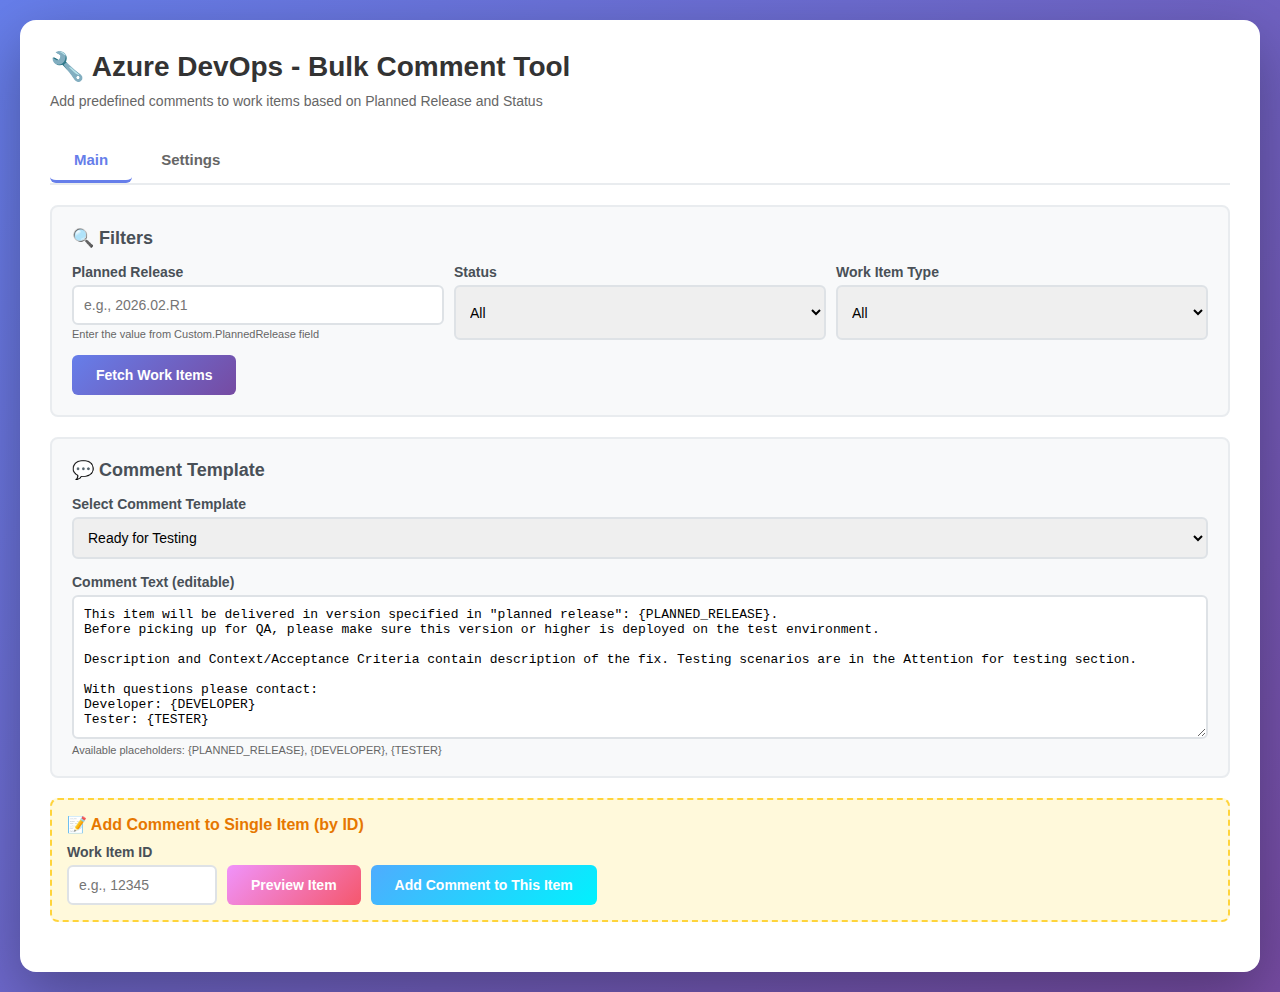
<file: HTML_Page/azure-comments.html>
<!DOCTYPE html>
<html lang="en">
<head>
    <meta charset="UTF-8">
    <meta name="viewport" content="width=device-width, initial-scale=1.0">
    <title>Azure DevOps - Bulk Comment Tool</title>
    <style>
        * {
            margin: 0;
            padding: 0;
            box-sizing: border-box;
        }
        
        body {
            font-family: -apple-system, BlinkMacSystemFont, 'Segoe UI', Roboto, Oxygen, Ubuntu, Cantarell, sans-serif;
            background: linear-gradient(135deg, #667eea 0%, #764ba2 100%);
            min-height: 100vh;
            padding: 20px;
        }
        
        .container {
            max-width: 1400px;
            margin: 0 auto;
            background: white;
            border-radius: 16px;
            box-shadow: 0 20px 60px rgba(0,0,0,0.3);
            padding: 30px;
        }
        
        h1 {
            color: #333;
            margin-bottom: 10px;
            font-size: 28px;
        }
        
        .subtitle {
            color: #666;
            margin-bottom: 30px;
            font-size: 14px;
        }
        
        .config-section {
            background: #f8f9fa;
            padding: 20px;
            border-radius: 8px;
            margin-bottom: 20px;
            border: 2px solid #e9ecef;
        }
        
        .config-section h2 {
            color: #495057;
            font-size: 18px;
            margin-bottom: 15px;
        }
        
        .form-row {
            display: grid;
            grid-template-columns: repeat(auto-fit, minmax(250px, 1fr));
            gap: 15px;
            margin-bottom: 15px;
        }
        
        .form-group {
            display: flex;
            flex-direction: column;
        }
        
        label {
            font-weight: 600;
            margin-bottom: 5px;
            color: #495057;
            font-size: 14px;
        }
        
        input, select, textarea {
            padding: 10px;
            border: 2px solid #dee2e6;
            border-radius: 6px;
            font-size: 14px;
            transition: border-color 0.3s;
        }
        
        input:focus, select:focus, textarea:focus {
            outline: none;
            border-color: #667eea;
        }
        
        button {
            background: linear-gradient(135deg, #667eea 0%, #764ba2 100%);
            color: white;
            border: none;
            padding: 12px 24px;
            border-radius: 6px;
            font-size: 14px;
            font-weight: 600;
            cursor: pointer;
            transition: transform 0.2s, box-shadow 0.2s;
        }
        
        button:hover {
            transform: translateY(-2px);
            box-shadow: 0 10px 20px rgba(102, 126, 234, 0.4);
        }
        
        button:active {
            transform: translateY(0);
        }
        
        button:disabled {
            background: #adb5bd;
            cursor: not-allowed;
            transform: none;
        }
        
        .btn-secondary {
            background: linear-gradient(135deg, #f093fb 0%, #f5576c 100%);
        }
        
        .btn-success {
            background: linear-gradient(135deg, #4facfe 0%, #00f2fe 100%);
        }
        
        .btn-danger {
            background: linear-gradient(135deg, #fa709a 0%, #fee140 100%);
        }
        
        .work-items-section {
            margin-top: 30px;
        }
        
        .work-items-header {
            display: flex;
            justify-content: space-between;
            align-items: center;
            margin-bottom: 15px;
        }
        
        .work-items-header h2 {
            color: #333;
            font-size: 20px;
        }
        
        .stats {
            display: flex;
            gap: 20px;
            font-size: 14px;
            color: #666;
        }
        
        .stat {
            display: flex;
            align-items: center;
            gap: 5px;
        }
        
        .stat strong {
            color: #667eea;
        }
        
        .work-items-table {
            width: 100%;
            border-collapse: collapse;
            margin-bottom: 20px;
            font-size: 14px;
        }
        
        .work-items-table th {
            background: #495057;
            color: white;
            padding: 12px;
            text-align: left;
            font-weight: 600;
        }
        
        .work-items-table td {
            padding: 10px 12px;
            border-bottom: 1px solid #dee2e6;
        }
        
        .work-items-table tr:hover {
            background: #f8f9fa;
        }
        
        .work-items-table tr.selected {
            background: #e7f5ff;
        }
        
        .status-badge {
            padding: 4px 8px;
            border-radius: 4px;
            font-size: 12px;
            font-weight: 600;
        }
        
        .status-new { background: #d3f9d8; color: #2b8a3e; }
        .status-active { background: #a5d8ff; color: #1971c2; }
        .status-resolved { background: #ffec99; color: #e67700; }
        .status-closed { background: #e9ecef; color: #495057; }
        
        .loading {
            text-align: center;
            padding: 40px;
            color: #667eea;
            font-size: 18px;
        }
        
        .spinner {
            border: 4px solid #f3f3f3;
            border-top: 4px solid #667eea;
            border-radius: 50%;
            width: 40px;
            height: 40px;
            animation: spin 1s linear infinite;
            margin: 20px auto;
        }
        
        @keyframes spin {
            0% { transform: rotate(0deg); }
            100% { transform: rotate(360deg); }
        }
        
        .error {
            background: #ffe3e3;
            border: 2px solid #ff6b6b;
            color: #c92a2a;
            padding: 15px;
            border-radius: 8px;
            margin: 10px 0;
        }
        
        .success {
            background: #d3f9d8;
            border: 2px solid #51cf66;
            color: #2b8a3e;
            padding: 15px;
            border-radius: 8px;
            margin: 10px 0;
        }
        
        .preview-section {
            background: #fff9db;
            border: 2px solid #ffd43b;
            padding: 20px;
            border-radius: 8px;
            margin: 20px 0;
        }
        
        .preview-section h3 {
            color: #e67700;
            margin-bottom: 10px;
        }
        
        .preview-comment {
            background: white;
            padding: 15px;
            border-radius: 6px;
            white-space: pre-wrap;
            font-family: 'Courier New', monospace;
            font-size: 13px;
            line-height: 1.6;
        }
        
        .checkbox-cell {
            width: 40px;
            text-align: center;
        }
        
        input[type="checkbox"] {
            width: 18px;
            height: 18px;
            cursor: pointer;
        }
        
        .actions-bar {
            display: flex;
            gap: 10px;
            margin-bottom: 20px;
            flex-wrap: wrap;
        }
        
        .single-item-section {
            background: #fff9db;
            padding: 15px;
            border-radius: 8px;
            margin-bottom: 20px;
            border: 2px dashed #ffd43b;
        }
        
        .single-item-section h3 {
            color: #e67700;
            margin-bottom: 10px;
            font-size: 16px;
        }
        
        .inline-form {
            display: flex;
            gap: 10px;
            align-items: flex-end;
        }
        
        .filter-row {
            display: flex;
            gap: 10px;
            margin-top: 15px;
        }
        
        .filter-row select {
            flex: 1;
        }
        
        .tabs {
            display: flex;
            gap: 5px;
            margin-bottom: 20px;
            border-bottom: 2px solid #e9ecef;
        }
        
        .tab-btn {
            background: transparent;
            border: none;
            padding: 12px 24px;
            cursor: pointer;
            font-size: 15px;
            font-weight: 600;
            color: #666;
            border-bottom: 3px solid transparent;
            transition: all 0.3s;
        }
        
        .tab-btn:hover {
            color: #667eea;
            transform: none;
            box-shadow: none;
        }
        
        .tab-btn.active {
            color: #667eea;
            border-bottom-color: #667eea;
        }
        
        .tab-content {
            display: none;
        }
        
        .tab-content.active {
            display: block;
        }
    </style>
</head>
<body>
    <div class="container">
        <h1>🔧 Azure DevOps - Bulk Comment Tool</h1>
        <p class="subtitle">Add predefined comments to work items based on Planned Release and Status</p>
        
        <!-- Tabs -->
        <div class="tabs">
            <button class="tab-btn active" onclick="switchTab('main')">Main</button>
            <button class="tab-btn" onclick="switchTab('settings')">Settings</button>
        </div>
        
        <!-- Main Tab -->
        <div id="mainTab" class="tab-content active">
        
        <!-- Filters Section -->
        <div class="config-section">
            <h2>🔍 Filters</h2>
            <div class="filter-row">
                <div class="form-group" style="flex: 1;">
                    <label>Planned Release</label>
                    <input type="text" id="plannedRelease" placeholder="e.g., 2026.02.R1" />
                    <small style="color: #666; font-size: 11px; display: block; margin-top: 3px;">Enter the value from Custom.PlannedRelease field</small>
                </div>
                <div class="form-group" style="flex: 1;">
                    <label>Status</label>
                    <select id="status">
                        <option value="">All</option>
                        <option value="New">New</option>
                        <option value="Active">Active</option>
                        <option value="Resolved">Resolved</option>
                        <option value="Ready for Test">Ready for Test</option>
                        <option value="Closed">Closed</option>
                    </select>
                </div>
                <div class="form-group" style="flex: 1;">
                    <label>Work Item Type</label>
                    <select id="workItemType">
                        <option value="">All</option>
                        <option value="Bug">Bug</option>
                        <option value="User Story">User Story</option>
                        <option value="Task">Task</option>
                        <option value="Feature">Feature</option>
                        <option value="Test Feedback">Test Feedback</option>
                    </select>
                </div>
            </div>
            <button onclick="fetchWorkItems()" style="margin-top: 15px;">Fetch Work Items</button>
        </div>
        
        <!-- Comment Template Section -->
        <div class="config-section">
            <h2>💬 Comment Template</h2>
            <div class="form-group">
                <label>Select Comment Template</label>
                <select id="commentTemplate" onchange="updatePreview()">
                    <option value="readyForTest">Ready for Testing</option>
                    <option value="closed">Closed / Resolved</option>
                    <option value="custom">Custom (edit below)</option>
                </select>
            </div>
            <div class="form-group" style="margin-top: 15px;">
                <label>Comment Text (editable)</label>
                <textarea id="customCommentText" rows="8" style="font-family: 'Courier New', monospace; font-size: 13px;" onchange="updatePreview()"></textarea>
                <small style="color: #666; font-size: 11px; margin-top: 5px; display: block;">
                    Available placeholders: {PLANNED_RELEASE}, {DEVELOPER}, {TESTER}
                </small>
            </div>
        </div>
        
        <!-- Single Item Section -->
        <div class="single-item-section">
            <h3>📝 Add Comment to Single Item (by ID)</h3>
            <div class="inline-form">
                <div class="form-group">
                    <label>Work Item ID</label>
                    <input type="number" id="singleItemId" placeholder="e.g., 12345" style="width: 150px;" />
                </div>
                <button class="btn-secondary" onclick="fetchSingleItem()">Preview Item</button>
                <button class="btn-success" onclick="addCommentToSingleItem()">Add Comment to This Item</button>
            </div>
        </div>
        
        <div id="loadingIndicator" class="loading" style="display: none;">
            <div class="spinner"></div>
            <p>Loading work items...</p>
        </div>
        
        <div id="errorMessage"></div>
        
        <!-- Work Items Section -->
        <div class="work-items-section" id="workItemsSection" style="display: none;">
            <div class="work-items-header">
                <h2>📋 Work Items</h2>
                <div class="stats">
                    <div class="stat">
                        <span>Total:</span>
                        <strong id="totalCount">0</strong>
                    </div>
                    <div class="stat">
                        <span>Selected:</span>
                        <strong id="selectedCount">0</strong>
                    </div>
                </div>
            </div>
            
            <div class="actions-bar">
                <button class="btn-success" onclick="addCommentsToSelected()">Add Comments to Selected</button>
                <button class="btn-secondary" onclick="selectAll()">Select All</button>
                <button class="btn-secondary" onclick="deselectAll()">Deselect All</button>
                <button class="btn-danger" onclick="clearResults()">Clear Results</button>
            </div>
            
            <table class="work-items-table" id="workItemsTable">
                <thead>
                    <tr>
                        <th class="checkbox-cell">
                            <input type="checkbox" id="selectAllCheckbox" onchange="toggleSelectAll()" />
                        </th>
                        <th>ID</th>
                        <th>Type</th>
                        <th>Title</th>
                        <th>Status</th>
                        <th>Planned Release</th>
                        <th>Assigned To</th>
                        <th>DEV Task</th>
                        <th>INT Task</th>
                    </tr>
                </thead>
                <tbody id="workItemsBody">
                </tbody>
            </table>
        </div>
        
        <!-- Preview Section -->
        <div class="preview-section" id="previewSection" style="display: none;">
            <h3>👁️ Comment Preview (for first selected item)</h3>
            <div class="preview-comment" id="previewComment"></div>
        </div>
        
        </div>
        <!-- End Main Tab -->
        
        <!-- Settings Tab -->
        <div id="settingsTab" class="tab-content">
            <div class="config-section">
                <h2>⚙️ Configuration</h2>
                <div class="form-row">
                    <div class="form-group">
                        <label>Organization</label>
                        <select id="organization" onchange="updateProjectList()">
                        </select>
                    </div>
                    <div class="form-group">
                        <label>Project</label>
                        <select id="project">
                        </select>
                    </div>
                    <div class="form-group">
                        <label>Personal Access Token (PAT)</label>
                        <input type="password" id="pat" placeholder="Your PAT token" />
                    </div>
                </div>
                <button onclick="saveConfig()">Save Configuration</button>
                <button class="btn-secondary" onclick="loadConfig()">Load Saved</button>
                <button class="btn-danger" onclick="clearPAT()">Clear PAT Token</button>
            </div>
        </div>
        <!-- End Settings Tab -->
        
    </div>
    
    <script>
        // Available organizations and projects
        const availableConfigs = [
            { organization: 'infomedics', project: 'TIM' }
            // Add more configs here if needed
            // { organization: 'another-org', project: 'Another Project' }
        ];
        
        // Comment templates
        const commentTemplates = {
            readyForTest: `This item will be delivered in version specified in "planned release": {PLANNED_RELEASE}.
Before picking up for QA, please make sure this version or higher is deployed on the test environment.

Description and Context/Acceptance Criteria contain description of the fix. Testing scenarios are in the Attention for testing section.

With questions please contact:
Developer: {DEVELOPER}
Tester: {TESTER}`,
            
            closed: `Integration Test Feedback was fixed and integrated with the original item, therefore closed. No further System Testing is required.`,
            
            custom: ``
        };
        
        // Global state
        let workItems = [];
        let config = {
            organization: 'infomedics',
            project: 'TIM',
            pat: ''
        };
        
        // Load config from localStorage on page load
        window.addEventListener('DOMContentLoaded', () => {
            populateConfigDropdowns();
            loadConfig();
            // Load default comment template
            loadCommentTemplate();
        });
        
        function populateConfigDropdowns() {
            const orgSelect = document.getElementById('organization');
            const projSelect = document.getElementById('project');
            
            // Clear existing options
            orgSelect.innerHTML = '';
            projSelect.innerHTML = '';
            
            // Get unique organizations
            const organizations = [...new Set(availableConfigs.map(c => c.organization))];
            
            // Populate organization dropdown
            organizations.forEach(org => {
                const option = document.createElement('option');
                option.value = org;
                option.textContent = org;
                orgSelect.appendChild(option);
            });
            
            // Set default organization
            orgSelect.value = 'infomedics';
            
            // Populate projects for selected organization
            updateProjectList();
        }
        
        function updateProjectList() {
            const orgSelect = document.getElementById('organization');
            const projSelect = document.getElementById('project');
            const selectedOrg = orgSelect.value;
            
            // Clear existing options
            projSelect.innerHTML = '';
            
            // Get projects for selected organization
            const projects = availableConfigs
                .filter(c => c.organization === selectedOrg)
                .map(c => c.project);
            
            // Populate project dropdown
            projects.forEach(proj => {
                const option = document.createElement('option');
                option.value = proj;
                option.textContent = proj;
                projSelect.appendChild(option);
            });
            
            // Set default project
            if (projects.includes('TIM')) {
                projSelect.value = 'TIM';
            }
        }
        
        function saveConfig() {
            config.organization = document.getElementById('organization').value.trim();
            config.project = document.getElementById('project').value.trim();
            config.pat = document.getElementById('pat').value.trim();
            
            if (!config.organization || !config.project || !config.pat) {
                showError('Please fill in all configuration fields');
                return;
            }
            
            localStorage.setItem('azureDevOpsConfig', JSON.stringify(config));
            showSuccess('Configuration saved successfully!');
        }
        
        function loadConfig() {
            const saved = localStorage.getItem('azureDevOpsConfig');
            if (saved) {
                config = JSON.parse(saved);
                document.getElementById('organization').value = config.organization;
                document.getElementById('project').value = config.project;
                document.getElementById('pat').value = config.pat;
                showSuccess('Configuration loaded from storage');
            }
        }
        
        function clearPAT() {
            if (confirm('Are you sure you want to clear the PAT token?')) {
                config.pat = '';
                document.getElementById('pat').value = '';
                
                // Save config without PAT
                localStorage.setItem('azureDevOpsConfig', JSON.stringify(config));
                showSuccess('PAT token cleared. Organization and Project remain unchanged.');
            }
        }
        
        function loadCommentTemplate() {
            const templateSelect = document.getElementById('commentTemplate');
            const textArea = document.getElementById('customCommentText');
            
            const selectedTemplate = templateSelect.value;
            textArea.value = commentTemplates[selectedTemplate];
            
            // Load saved custom template if exists
            const savedCustom = localStorage.getItem('customCommentTemplate');
            if (selectedTemplate === 'custom' && savedCustom) {
                textArea.value = savedCustom;
            }
            
            updatePreview();
        }
        
        function saveCustomTemplate() {
            const textArea = document.getElementById('customCommentText');
            localStorage.setItem('customCommentTemplate', textArea.value);
        }
        
        // Update comment template when dropdown changes
        document.addEventListener('DOMContentLoaded', () => {
            document.getElementById('commentTemplate').addEventListener('change', function() {
                loadCommentTemplate();
            });
            
            document.getElementById('customCommentText').addEventListener('change', function() {
                if (document.getElementById('commentTemplate').value === 'custom') {
                    saveCustomTemplate();
                }
            });
        });
        
        async function fetchWorkItems() {
            if (!config.organization || !config.project || !config.pat) {
                showError('Please configure Organization, Project, and PAT first');
                return;
            }
            
            const plannedRelease = document.getElementById('plannedRelease').value.trim();
            const status = document.getElementById('status').value;
            const workItemType = document.getElementById('workItemType').value;
            
            if (!plannedRelease) {
                showError('Please specify Planned Release');
                return;
            }
            
            showLoading(true);
            clearError();
            
            try {
                // Build WIQL query
                let wiql = `SELECT [System.Id], [System.Title], [System.State], [System.WorkItemType], [System.AssignedTo], [Custom.PlannedRelease] FROM WorkItems WHERE [System.TeamProject] = '${config.project}' AND [Custom.PlannedRelease] = '${plannedRelease}'`;
                
                if (status) {
                    wiql += ` AND [System.State] = '${status}'`;
                }
                
                if (workItemType) {
                    wiql += ` AND [System.WorkItemType] = '${workItemType}'`;
                }
                
                // Fetch work items using WIQL
                const wiqlUrl = `https://dev.azure.com/${config.organization}/${config.project}/_apis/wit/wiql?api-version=7.0`;
                const wiqlResponse = await fetch(wiqlUrl, {
                    method: 'POST',
                    headers: {
                        'Authorization': 'Basic ' + btoa(':' + config.pat),
                        'Content-Type': 'application/json'
                    },
                    body: JSON.stringify({ query: wiql })
                });
                
                if (!wiqlResponse.ok) {
                    throw new Error(`WIQL query failed: ${wiqlResponse.statusText}`);
                }
                
                const wiqlData = await wiqlResponse.json();
                const workItemIds = wiqlData.workItems.map(wi => wi.id);
                
                if (workItemIds.length === 0) {
                    showError('No work items found matching the filters');
                    showLoading(false);
                    return;
                }
                
                // Fetch detailed work item data with relations
                const batchUrl = `https://dev.azure.com/${config.organization}/${config.project}/_apis/wit/workitems?ids=${workItemIds.join(',')}&$expand=relations&api-version=7.0`;
                const batchResponse = await fetch(batchUrl, {
                    headers: {
                        'Authorization': 'Basic ' + btoa(':' + config.pat)
                    }
                });
                
                if (!batchResponse.ok) {
                    throw new Error(`Failed to fetch work item details: ${batchResponse.statusText}`);
                }
                
                const batchData = await batchResponse.json();
                workItems = await Promise.all(batchData.value.map(async (item) => {
                    const childTasks = await fetchChildTasks(item);
                    return {
                        id: item.id,
                        type: item.fields['System.WorkItemType'],
                        title: item.fields['System.Title'],
                        state: item.fields['System.State'],
                        plannedRelease: item.fields['Custom.PlannedRelease'] || item.fields['System.IterationPath'] || 'N/A',
                        assignedTo: item.fields['System.AssignedTo']?.displayName || 'Unassigned',
                        devTask: childTasks.dev,
                        intTask: childTasks.int,
                        selected: false
                    };
                }));
                
                displayWorkItems();
                showLoading(false);
                
            } catch (error) {
                showError(`Error: ${error.message}`);
                showLoading(false);
            }
        }
        
        async function fetchChildTasks(workItem) {
            const result = { dev: null, int: null, mdev: null, mint: null };
            
            if (!workItem.relations) {
                return result;
            }
            
            const childRelations = workItem.relations.filter(rel => 
                rel.rel === 'System.LinkTypes.Hierarchy-Forward'
            );
            
            if (childRelations.length === 0) {
                return result;
            }
            
            // First pass - collect all child tasks
            for (const relation of childRelations) {
                const childId = relation.url.split('/').pop();
                
                try {
                    const childUrl = `https://dev.azure.com/${config.organization}/${config.project}/_apis/wit/workitems/${childId}?api-version=7.0`;
                    const childResponse = await fetch(childUrl, {
                        headers: {
                            'Authorization': 'Basic ' + btoa(':' + config.pat)
                        }
                    });
                    
                    if (childResponse.ok) {
                        const childData = await childResponse.json();
                        const title = childData.fields['System.Title'] || '';
                        const assignedTo = childData.fields['System.AssignedTo']?.displayName || 'Unassigned';
                        
                        const taskInfo = {
                            id: childId,
                            title: title,
                            assignedTo: assignedTo
                        };
                        
                        // Check for DEV task (exact match, higher priority)
                        if (title.includes(' DEV') || title.startsWith('DEV')) {
                            if (!result.dev) result.dev = taskInfo;
                        }
                        // Check for MDEV task (fallback)
                        else if (title.includes('MDEV')) {
                            if (!result.mdev) result.mdev = taskInfo;
                        }
                        
                        // Check for INT task (exact match, higher priority)
                        if (title.includes(' INT') || title.startsWith('INT')) {
                            if (!result.int) result.int = taskInfo;
                        }
                        // Check for MINT task (fallback)
                        else if (title.includes('MINT')) {
                            if (!result.mint) result.mint = taskInfo;
                        }
                    }
                } catch (error) {
                    console.error(`Error fetching child task ${childId}:`, error);
                }
            }
            
            // Apply fallback logic: if DEV not found, use MDEV; if INT not found, use MINT
            return {
                dev: result.dev || result.mdev,
                int: result.int || result.mint
            };
        }
        
        function displayWorkItems() {
            const tbody = document.getElementById('workItemsBody');
            tbody.innerHTML = '';
            
            workItems.forEach((item, index) => {
                // Build Azure DevOps URL
                const workItemUrl = `https://${config.organization}.visualstudio.com/${config.project}/_workitems/edit/${item.id}/`;
                
                const row = document.createElement('tr');
                row.innerHTML = `
                    <td class="checkbox-cell">
                        <input type="checkbox" onchange="toggleItemSelection(${index})" ${item.selected ? 'checked' : ''} />
                    </td>
                    <td><a href="${workItemUrl}" target="_blank" style="color: #667eea; text-decoration: none; font-weight: 600;">${item.id}</a></td>
                    <td>${item.type}</td>
                    <td>${item.title}</td>
                    <td><span class="status-badge status-${item.state.toLowerCase().replace(' ', '-')}">${item.state}</span></td>
                    <td>${item.plannedRelease}</td>
                    <td>${item.assignedTo}</td>
                    <td>${item.devTask ? `${item.devTask.assignedTo}` : '❌ Not found'}</td>
                    <td>${item.intTask ? `${item.intTask.assignedTo}` : '❌ Not found'}</td>
                `;
                
                row.style.cursor = 'pointer';
                row.onclick = (e) => {
                    // Don't trigger when clicking checkbox or link
                    if (e.target.type === 'checkbox' || e.target.tagName === 'A') return;
                    showItemPreview(index);
                };
                
                if (item.selected) {
                    row.classList.add('selected');
                }
                
                tbody.appendChild(row);
            });
            
            document.getElementById('workItemsSection').style.display = 'block';
            document.getElementById('totalCount').textContent = workItems.length;
            updateSelectedCount();
        }
        
        function toggleItemSelection(index) {
            workItems[index].selected = !workItems[index].selected;
            displayWorkItems();
            updatePreview();
        }
        
        function toggleSelectAll() {
            const checked = document.getElementById('selectAllCheckbox').checked;
            workItems.forEach(item => item.selected = checked);
            displayWorkItems();
            updatePreview();
        }
        
        function selectAll() {
            workItems.forEach(item => item.selected = true);
            document.getElementById('selectAllCheckbox').checked = true;
            displayWorkItems();
            updatePreview();
        }
        
        function deselectAll() {
            workItems.forEach(item => item.selected = false);
            document.getElementById('selectAllCheckbox').checked = false;
            displayWorkItems();
            updatePreview();
        }
        
        function updateSelectedCount() {
            const count = workItems.filter(item => item.selected).length;
            document.getElementById('selectedCount').textContent = count;
            updatePreview();
        }
        
        function showItemPreview(index) {
            const item = workItems[index];
            const comment = generateComment(item);
            
            document.getElementById('previewComment').textContent = comment;
            document.getElementById('previewSection').style.display = 'block';
        }
        
        function updatePreview() {
            const selectedItems = workItems.filter(item => item.selected);
            
            if (selectedItems.length === 0) {
                document.getElementById('previewSection').style.display = 'none';
                return;
            }
            
            const firstItem = selectedItems[0];
            const comment = generateComment(firstItem);
            
            document.getElementById('previewComment').textContent = comment;
            document.getElementById('previewSection').style.display = 'block';
        }
        
        function generateComment(item) {
            const developer = item.devTask ? item.devTask.assignedTo : 'Not assigned';
            const tester = item.intTask ? item.intTask.assignedTo : 'Not assigned';
            
            // Get selected template
            const textArea = document.getElementById('customCommentText');
            let template = textArea ? textArea.value : commentTemplates.readyForTest;
            
            // Replace placeholders
            return template
                .replace(/{PLANNED_RELEASE}/g, item.plannedRelease)
                .replace(/{DEVELOPER}/g, developer)
                .replace(/{TESTER}/g, tester);
        }
        
        async function addCommentsToSelected() {
            const selectedItems = workItems.filter(item => item.selected);
            
            if (selectedItems.length === 0) {
                showError('Please select at least one work item');
                return;
            }
            
            if (!confirm(`Add comments to ${selectedItems.length} work item(s)?`)) {
                return;
            }
            
            showLoading(true);
            clearError();
            
            let successCount = 0;
            let errorCount = 0;
            
            for (const item of selectedItems) {
                try {
                    await addCommentToWorkItem(item.id, item);
                    successCount++;
                } catch (error) {
                    console.error(`Failed to add comment to ${item.id}:`, error);
                    errorCount++;
                }
            }
            
            showLoading(false);
            
            if (errorCount === 0) {
                showSuccess(`Successfully added comments to ${successCount} work item(s)!`);
            } else {
                showError(`Added comments to ${successCount} work item(s), but ${errorCount} failed. Check console for details.`);
            }
        }
        
        async function fetchSingleItem() {
            const itemId = document.getElementById('singleItemId').value.trim();
            
            if (!itemId) {
                showError('Please enter a Work Item ID');
                return;
            }
            
            if (!config.organization || !config.project || !config.pat) {
                showError('Please configure Organization, Project, and PAT first');
                return;
            }
            
            showLoading(true);
            clearError();
            
            try {
                // Fetch work item details
                const itemUrl = `https://dev.azure.com/${config.organization}/${config.project}/_apis/wit/workitems/${itemId}?$expand=relations&api-version=7.0`;
                const itemResponse = await fetch(itemUrl, {
                    headers: {
                        'Authorization': 'Basic ' + btoa(':' + config.pat)
                    }
                });
                
                if (!itemResponse.ok) {
                    throw new Error(`Work item ${itemId} not found`);
                }
                
                const itemData = await itemResponse.json();
                const childTasks = await fetchChildTasks(itemData);
                
                const item = {
                    id: itemData.id,
                    type: itemData.fields['System.WorkItemType'],
                    title: itemData.fields['System.Title'],
                    state: itemData.fields['System.State'],
                    plannedRelease: itemData.fields['Custom.PlannedRelease'] || itemData.fields['System.IterationPath'] || 'N/A',
                    assignedTo: itemData.fields['System.AssignedTo']?.displayName || 'Unassigned',
                    devTask: childTasks.dev,
                    intTask: childTasks.int,
                    selected: true
                };
                
                // Replace workItems with single item
                workItems = [item];
                displayWorkItems();
                showLoading(false);
                showSuccess(`Work item ${itemId} loaded successfully!`);
                
            } catch (error) {
                showLoading(false);
                showError(`Error: ${error.message}`);
            }
        }
        
        async function addCommentToSingleItem() {
            const itemId = document.getElementById('singleItemId').value.trim();
            
            if (!itemId) {
                showError('Please enter a Work Item ID');
                return;
            }
            
            if (!config.organization || !config.project || !config.pat) {
                showError('Please configure Organization, Project, and PAT first');
                return;
            }
            
            showLoading(true);
            clearError();
            
            try {
                // Fetch work item details
                const itemUrl = `https://dev.azure.com/${config.organization}/${config.project}/_apis/wit/workitems/${itemId}?$expand=relations&api-version=7.0`;
                const itemResponse = await fetch(itemUrl, {
                    headers: {
                        'Authorization': 'Basic ' + btoa(':' + config.pat)
                    }
                });
                
                if (!itemResponse.ok) {
                    throw new Error(`Work item ${itemId} not found`);
                }
                
                const itemData = await itemResponse.json();
                const childTasks = await fetchChildTasks(itemData);
                
                const item = {
                    id: itemData.id,
                    plannedRelease: itemData.fields['Custom.PlannedRelease'] || itemData.fields['System.IterationPath'] || 'N/A',
                    devTask: childTasks.dev,
                    intTask: childTasks.int
                };
                
                await addCommentToWorkItem(itemId, item);
                
                showLoading(false);
                showSuccess(`Comment added successfully to work item ${itemId}!`);
                
            } catch (error) {
                showLoading(false);
                showError(`Error: ${error.message}`);
            }
        }
        
        async function addCommentToWorkItem(workItemId, item) {
            const comment = generateComment(item);
            
            const commentUrl = `https://dev.azure.com/${config.organization}/${config.project}/_apis/wit/workitems/${workItemId}/comments?api-version=7.0`;
            
            const response = await fetch(commentUrl, {
                method: 'POST',
                headers: {
                    'Authorization': 'Basic ' + btoa(':' + config.pat),
                    'Content-Type': 'application/json'
                },
                body: JSON.stringify({
                    text: comment
                })
            });
            
            if (!response.ok) {
                throw new Error(`Failed to add comment to ${workItemId}: ${response.statusText}`);
            }
            
            return await response.json();
        }
        
        function clearResults() {
            workItems = [];
            document.getElementById('workItemsSection').style.display = 'none';
            document.getElementById('previewSection').style.display = 'none';
            clearError();
        }
        
        function showLoading(show) {
            document.getElementById('loadingIndicator').style.display = show ? 'block' : 'none';
        }
        
        function showError(message) {
            const errorDiv = document.getElementById('errorMessage');
            errorDiv.innerHTML = `<div class="error">❌ ${message}</div>`;
        }
        
        function showSuccess(message) {
            const errorDiv = document.getElementById('errorMessage');
            errorDiv.innerHTML = `<div class="success">✅ ${message}</div>`;
            setTimeout(() => {
                errorDiv.innerHTML = '';
            }, 5000);
        }
        
        function clearError() {
            document.getElementById('errorMessage').innerHTML = '';
        }
        
        function switchTab(tabName) {
            // Hide all tabs
            document.querySelectorAll('.tab-content').forEach(tab => {
                tab.classList.remove('active');
            });
            document.querySelectorAll('.tab-btn').forEach(btn => {
                btn.classList.remove('active');
            });
            
            // Show selected tab
            if (tabName === 'main') {
                document.getElementById('mainTab').classList.add('active');
                document.querySelectorAll('.tab-btn')[0].classList.add('active');
            } else if (tabName === 'settings') {
                document.getElementById('settingsTab').classList.add('active');
                document.querySelectorAll('.tab-btn')[1].classList.add('active');
            }
        }
    </script>
</body>
</html>
</file>
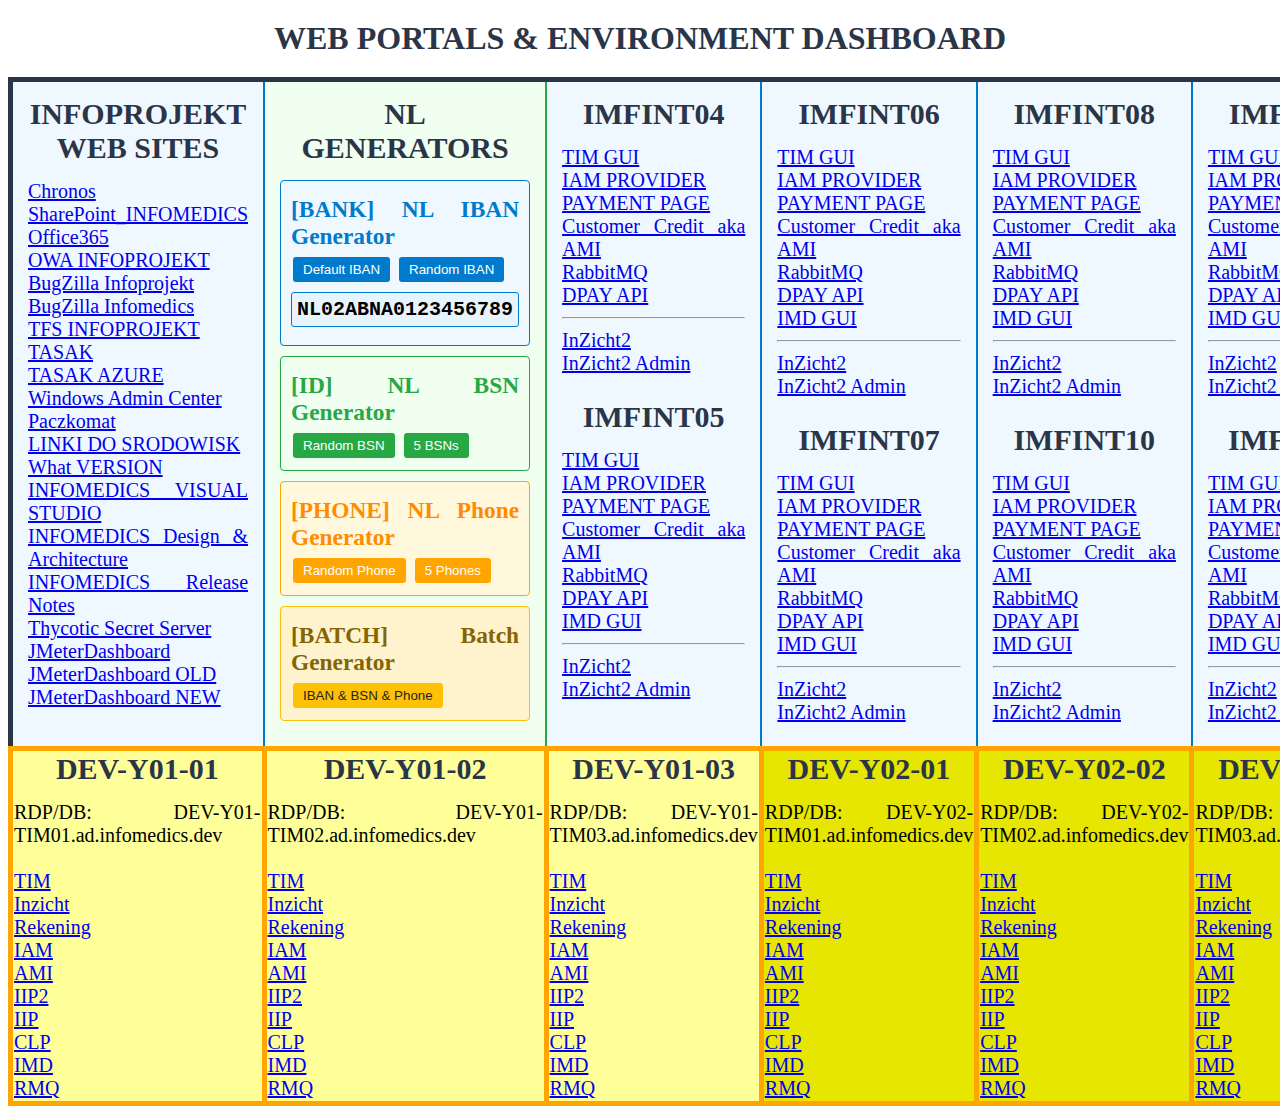
<file: HTML_Page/index - Copy (2).html>
<html>
<head>
<meta charset="UTF-8">
<style type="text/css">
    table,td,tr {
      font-size: 15pt;
	  background: #ddeaff;
	  border:5px solid;
	  border-color: #2a3547;
	  overflow:auto;
	  table-layout:auto;
	  text-align: justify;
	  vertical-align: text-top;
    }
	h2 {
	 text-align:center;
	 color: #2a3547;
	 margin-bottom: 15px;
	}
	h1 {
	 text-align:center;
	 color: #2a3547;
	 margin: 20px 0;
	}
	.env-section {
	 background: #f0f8ff;
	 margin: 5px;
	 padding: 15px;
	 border-radius: 8px;
	 border: 2px solid #007acc;
	}
	.dev-env {
	 background: #fff8dc;
	 border-color: #ffa500;
	}
	.generators {
	 background: #f0fff0;
	 border-color: #28a745;
	}
	.dev-y01 {
	 background: #ffff99;
	 border-color: #ffa500;
	}
	.dev-y02 {
	 background: #e6e600;
	 border-color: #ffa500;
	}
  </style>
  </head>
  
<body>
	<h1>WEB PORTALS & ENVIRONMENT DASHBOARD</h1>
	
	<table style="width: 100%; border-collapse: collapse;">
		<tr>
			<td class="env-section">
				<h2>INFOPROJEKT WEB SITES</h2>
				<a href="http://chronos/">Chronos</a><br>
				<a href="https://infoprojektgdansk.sharepoint.com/sites/InfomedicsTIM/Shared%20Documents/Forms/AllItems.aspx">SharePoint_INFOMEDICS</a><br>
				<a href="https://www.office.com/?auth=2">Office365</a><br>
				<a href="https://outlook.office365.com/owa/infoprojekt.pl/mpogorzelski@InfoprojektGdansk.mail.onmicrosoft.com/?path=/mail/inbox">OWA INFOPROJEKT</a><br>
				<a href="http://bugs.infoprojekt.pl/bugzilla/">BugZilla Infoprojekt</a><br>
				<a href="https://bugs.infomedics.nl/index.cgi">BugZilla Infomedics</a><br>
				<a href="http://tfs.infoprojekt.local/Prod/Infomedics/">TFS INFOPROJEKT</a><br>
				<a href="http://tasak/Infomedics/TIM/">TASAK</a><br>
				<a href="https://tasak2/Infomedics/TIM/Bug/">TASAK AZURE</a><br>
				<a href="https://imfint-ts01.imfint.local:8900/servermanager/connections">Windows Admin Center</a><br>
				<a href="http://imfint05-ws01.imfint.local/Paczkomat">Paczkomat</a><br>
				<a href="http://links.imfint.local/">LINKI DO SRODOWISK</a><br>
				<a href="http://imfint05-ws01.imfint.local/Environments/index.html">What VERSION</a><br>
				<a href="https://infomedics.visualstudio.com/_projects">INFOMEDICS VISUAL STUDIO</a><br>
				<a href="https://infomedicsfactoring.sharepoint.com/teams/DesignArchitecture/Shared%20Documents/Forms/AllItems.aspx">INFOMEDICS Design & Architecture</a><br>
				<a href="https://infomedics.visualstudio.com/TIM/_wiki/wikis/TIM.wiki?wikiVersion=GBwikiMaster&pagePath=%2FWelcome%20to%20TIM%2C%20The%20Infomedics%20Machine!">INFOMEDICS Release Notes</a><br>
				<a href="https://passsrv04/SecretServer/app/#/folders/19">Thycotic Secret Server</a><br>
				<a href="https://mpogorzelski/JMETER/">JMeterDashboard</a><br>
				<a href="https://mpogorzelski/JMETER_OLD/">JMeterDashboard OLD</a><br>
				<a href="https://mpogorzelski/JMETER_NEW/">JMeterDashboard NEW</a><br>
			</td>
			
			<td class="env-section generators">
				<h2>NL GENERATORS</h2>
				<!-- NL IBAN Generator -->
				<div style="margin: 10px 0; padding: 10px; background-color: #f0f8ff; border: 1px solid #007acc; border-radius: 4px;">
					<h3 style="margin: 5px 0; color: #007acc;">[BANK] NL IBAN Generator</h3>
					<button onclick="generateDefaultIBAN()" style="background-color: #007acc; color: white; border: none; padding: 5px 10px; border-radius: 3px; cursor: pointer; margin: 2px;">Default IBAN</button>
					<button onclick="generateRandomIBAN()" style="background-color: #007acc; color: white; border: none; padding: 5px 10px; border-radius: 3px; cursor: pointer; margin: 2px;">Random IBAN</button>
					<div id="ibanResult" style="display:none; margin: 8px 0; padding: 5px; background-color: #e8f4fd; border: 1px solid #007acc; border-radius: 3px; font-family: 'Courier New', monospace; font-weight: bold;"></div>
				</div>
				
				<!-- NL BSN Generator -->
				<div style="margin: 10px 0; padding: 10px; background-color: #f0fff0; border: 1px solid #28a745; border-radius: 4px;">
					<h3 style="margin: 5px 0; color: #28a745;">[ID] NL BSN Generator</h3>
					<button onclick="generateRandomBSN()" style="background-color: #28a745; color: white; border: none; padding: 5px 10px; border-radius: 3px; cursor: pointer; margin: 2px;">Random BSN</button>
					<button onclick="generateMultipleBSN()" style="background-color: #28a745; color: white; border: none; padding: 5px 10px; border-radius: 3px; cursor: pointer; margin: 2px;">5 BSNs</button>
					<div id="bsnResult" style="display:none; margin: 8px 0; padding: 5px; background-color: #d4edda; border: 1px solid #28a745; border-radius: 3px; font-family: 'Courier New', monospace; font-weight: bold;"></div>
				</div>
				
				<!-- NL Phone Generator -->
				<div style="margin: 10px 0; padding: 10px; background-color: #fff8dc; border: 1px solid #ffa500; border-radius: 4px;">
					<h3 style="margin: 5px 0; color: #ff8c00;">[PHONE] NL Phone Generator</h3>
					<button onclick="generateRandomPhone()" style="background-color: #ffa500; color: white; border: none; padding: 5px 10px; border-radius: 3px; cursor: pointer; margin: 2px;">Random Phone</button>
					<button onclick="generateMultiplePhone()" style="background-color: #ffa500; color: white; border: none; padding: 5px 10px; border-radius: 3px; cursor: pointer; margin: 2px;">5 Phones</button>
					<div id="phoneResult" style="display:none; margin: 8px 0; padding: 5px; background-color: #fff8dc; border: 1px solid #ffa500; border-radius: 3px; font-family: 'Courier New', monospace; font-weight: bold;"></div>
				</div>
				
				<!-- Batch Generator -->
				<div style="margin: 10px 0; padding: 10px; background-color: #fff3cd; border: 1px solid #ffc107; border-radius: 4px;">
					<h3 style="margin: 5px 0; color: #856404;">[BATCH] Batch Generator</h3>
					<button onclick="generateBatch()" style="background-color: #ffc107; color: #212529; border: none; padding: 5px 10px; border-radius: 3px; cursor: pointer; margin: 2px;">IBAN & BSN & Phone</button>
					<div id="batchResult" style="display:none; margin: 8px 0; padding: 5px; background-color: #fff3cd; border: 1px solid #ffc107; border-radius: 3px; font-family: 'Courier New', monospace; font-weight: bold;"></div>
				</div>
			</td>
			
			<!-- IMFINT Environments Column 1: 04 & 05 -->
			<td class="env-section">
				<h2>IMFINT04</h2>
				<a href="https://04-tim.imfint.local">TIM GUI</a><br>
				<a href="https://04-provider-profiel.imfint.local/idm/#/">IAM PROVIDER</a><br>
		<a href="https://04-rekening.imfint.local/Betalen?invoice=2192002710071">PAYMENT PAGE</a><br>

				<a href="https://04-ami.imfint.local/">Customer Credit aka AMI</a><br>
				<a href="https://04-rq.imfint.local/">RabbitMQ</a><br>
				<a href="https://04-api.imfint.local/dpay">DPAY API</a><br>

				<hr style="margin: 10px 0;">
				<a href="https://04-inzicht2.imfint.local">InZicht2</a><br>
				<a href="https://04-inzicht2.imfint.local/infomedics_ssp/user">InZicht2 Admin</a><br>

				
				<h2>IMFINT05</h2>
				<a href="https://05-tim.imfint.local">TIM GUI</a><br>
				<a href="https://05-provider-profiel.imfint.local/idm/#/">IAM PROVIDER</a><br>
		<a href="https://05-rekening.imfint.local/Betalen?invoice=2192002710071">PAYMENT PAGE</a><br>

				<a href="https://05-ami.imfint.local/">Customer Credit aka AMI</a><br>
				<a href="https://05-rq.imfint.local/">RabbitMQ</a><br>
				<a href="https://05-api.imfint.local/dpay">DPAY API</a><br>		<a href="https://05-imd.imfint.local/">IMD GUI</a><br>				<hr style="margin: 10px 0;">
				<a href="https://05-inzicht2.imfint.local">InZicht2</a><br>
				<a href="https://05-inzicht2.imfint.local/infomedics_ssp/user">InZicht2 Admin</a><br>

			
			<!-- IMFINT Environments Column 2: 06 & 07 -->
			<td class="env-section">
				<h2>IMFINT06</h2>
				<a href="https://06-tim.imfint.local">TIM GUI</a><br>
				<a href="https://06-provider-profiel.imfint.local/idm/#/">IAM PROVIDER</a><br>
		<a href="https://06-rekening.imfint.local/Betalen?invoice=2192002710071">PAYMENT PAGE</a><br>

				<a href="https://06-ami.imfint.local/">Customer Credit aka AMI</a><br>
				<a href="https://06-rq.imfint.local/">RabbitMQ</a><br>
				<a href="https://06-api.imfint.local/dpay">DPAY API</a><br>		<a href="https://06-imd.imfint.local/">IMD GUI</a><br>				<hr style="margin: 10px 0;">
				<a href="https://06-inzicht2.imfint.local">InZicht2</a><br>
				<a href="https://06-inzicht2.imfint.local/infomedics_ssp/user">InZicht2 Admin</a><br>

				
				<h2>IMFINT07</h2>
				<a href="https://07-tim.imfint.local">TIM GUI</a><br>
				<a href="https://07-provider-profiel.imfint.local/idm/#/">IAM PROVIDER</a><br>
		<a href="https://07-rekening.imfint.local/Betalen?invoice=2192002710071">PAYMENT PAGE</a><br>

				<a href="https://07-ami.imfint.local/">Customer Credit aka AMI</a><br>
				<a href="https://07-rq.imfint.local/">RabbitMQ</a><br>
				<a href="https://07-api.imfint.local/dpay">DPAY API</a><br>			<a href="https://07-imd.imfint.local/">IMD GUI</a><br>
				<hr style="margin: 10px 0;">
				<a href="https://07-inzicht2.imfint.local">InZicht2</a><br>
				<a href="https://07-inzicht2.imfint.local/infomedics_ssp/user">InZicht2 Admin</a><br>

			</td>
			
			<!-- IMFINT Environments Column 3: 08 & 10 -->
			<td class="env-section">
				<h2>IMFINT08</h2>
				<a href="https://08-tim.imfint.local">TIM GUI</a><br>
				<a href="https://08-provider-profiel.imfint.local/idm/#/">IAM PROVIDER</a><br>
		<a href="https://08-rekening.imfint.local/Betalen?invoice=2192002710071">PAYMENT PAGE</a><br>

				<a href="https://08-ami.imfint.local/">Customer Credit aka AMI</a><br>
		<a href="https://08-rq.imfint.local:15671/">RabbitMQ</a><br>
		<a href="https://08-api.imfint.local/dpay">DPAY API</a><br>
		<a href="https://08-imd.imfint.local/">IMD GUI</a><br>
		<hr style="margin: 10px 0;">
				<a href="https://08-inzicht2.imfint.local">InZicht2</a><br>
				<a href="https://08-inzicht2.imfint.local/infomedics_ssp/user">InZicht2 Admin</a><br>

				
				<h2>IMFINT10</h2>
				<a href="https://10-tim.imfint.local">TIM GUI</a><br>
				<a href="https://10-provider-profiel.imfint.local/idm/#/">IAM PROVIDER</a><br>
		<a href="https://10-rekening.imfint.local/Betalen?invoice=2192002710071">PAYMENT PAGE</a><br>

				<a href="https://10-ami.imfint.local/">Customer Credit aka AMI</a><br>
				<a href="https://10-rq.imfint.local/">RabbitMQ</a><br>
				<a href="https://10-api.imfint.local/dpay">DPAY API</a><br>		<a href="https://10-imd.imfint.local/">IMD GUI</a><br>				<hr style="margin: 10px 0;">
				<a href="https://10-inzicht2.imfint.local">InZicht2</a><br>
				<a href="https://10-inzicht2.imfint.local/infomedics_ssp/user">InZicht2 Admin</a><br>

			</td>
			
			<!-- IMFINT Environments Column 4: 11 & 14 -->
			<td class="env-section">
				<h2>IMFINT11</h2>
				<a href="https://11-tim.imfint.local">TIM GUI</a><br>
				<a href="https://11-provider-profiel.imfint.local/idm/#/">IAM PROVIDER</a><br>
		<a href="https://11-rekening.imfint.local/Betalen?invoice=2192002710071">PAYMENT PAGE</a><br>

				<a href="https://11-ami.imfint.local/">Customer Credit aka AMI</a><br>
				<a href="https://11-rq.imfint.local/">RabbitMQ</a><br>
				<a href="https://11-api.imfint.local/dpay">DPAY API</a><br>		<a href="https://11-imd.imfint.local/">IMD GUI</a><br>				<hr style="margin: 10px 0;">
				<a href="https://11-inzicht2.imfint.local">InZicht2</a><br>
				<a href="https://11-inzicht2.imfint.local/infomedics_ssp/user">InZicht2 Admin</a><br>

				
				<h2>IMFINT14</h2>
				<a href="https://14-tim.imfint.local">TIM GUI</a><br>
				<a href="https://14-provider-profiel.imfint.local/idm/#/">IAM PROVIDER</a><br>
		<a href="https://14-rekening.imfint.local/Betalen?invoice=2192002710071">PAYMENT PAGE</a><br>

				<a href="https://14-ami.imfint.local/">Customer Credit aka AMI</a><br>
				<a href="https://14-rq.imfint.local/">RabbitMQ</a><br>
				<a href="https://14-api.imfint.local/dpay">DPAY API</a><br>		<a href="https://14-imd.imfint.local/">IMD GUI</a><br>				<hr style="margin: 10px 0;">
				<a href="https://14-inzicht2.imfint.local">InZicht2</a><br>
				<a href="https://14-inzicht2.imfint.local/infomedics_ssp/user">InZicht2 Admin</a><br>

			</td>
		</tr>
		
		<!-- DEV Environments Row -->
		<tr>
	<td class="dev-y01">
		<h2>DEV-Y01-01</h2>
		RDP/DB: DEV-Y01-TIM01.ad.infomedics.dev<br><br>
		<a href="https://dev-y01-01-tim.infomedics.dev">TIM</a><br>
		<a href="https://dev-y01-01-inzicht2.infomedics.dev">Inzicht</a><br>
		<a href="https://dev-y01-01-rekening.infomedics.dev">Rekening</a><br>
		<a href="https://dev-y01-01-provider-profiel.infomedics.dev">IAM</a><br>
		<a href="https://dev-y01-01-ami.infomedics.dev">AMI</a><br>
		<a href="https://dev-y01-01-inloggen.infomedics.dev">IIP2</a><br>
		<a href="https://dev-y01-01-provider-inloggen.infomedics.dev">IIP</a><br>
		<a href="https://dev-y01-01-clp.infomedics.dev">CLP</a><br>
		<a href="https://dev-y01-01-imd.infomedics.dev">IMD</a><br>
		<a href="https://dev-y01-tim01.ad.infomedics.dev:15671/">RMQ</a><br>
	</td>
	
	<td class="dev-y01">
		<h2>DEV-Y01-02</h2>
		RDP/DB: DEV-Y01-TIM02.ad.infomedics.dev<br><br>
		<a href="https://dev-y01-02-tim.infomedics.dev">TIM</a><br>
		<a href="https://dev-y01-02-inzicht2.infomedics.dev">Inzicht</a><br>
		<a href="https://dev-y01-02-rekening.infomedics.dev">Rekening</a><br>
		<a href="https://dev-y01-02-provider-profiel.infomedics.dev">IAM</a><br>
		<a href="https://dev-y01-02-ami.infomedics.dev">AMI</a><br>
		<a href="https://dev-y01-02-inloggen.infomedics.dev">IIP2</a><br>
		<a href="https://dev-y01-02-provider-inloggen.infomedics.dev">IIP</a><br>
		<a href="https://dev-y01-02-clp.infomedics.dev">CLP</a><br>
		<a href="https://dev-y01-02-imd.infomedics.dev">IMD</a><br>
		<a href="https://dev-y01-tim02.ad.infomedics.dev:15671/">RMQ</a><br>
	</td>
	
	<td class="dev-y01">
		<h2>DEV-Y01-03</h2>
		RDP/DB: DEV-Y01-TIM03.ad.infomedics.dev<br><br>
		<a href="https://dev-y01-03-tim.infomedics.dev">TIM</a><br>
		<a href="https://dev-y01-03-inzicht2.infomedics.dev">Inzicht</a><br>
		<a href="https://dev-y01-03-rekening.infomedics.dev">Rekening</a><br>
		<a href="https://dev-y01-03-provider-profiel.infomedics.dev">IAM</a><br>
		<a href="https://dev-y01-03-ami.infomedics.dev">AMI</a><br>
		<a href="https://dev-y01-03-inloggen.infomedics.dev">IIP2</a><br>
		<a href="https://dev-y01-03-provider-inloggen.infomedics.dev">IIP</a><br>
		<a href="https://dev-y01-03-clp.infomedics.dev">CLP</a><br>
		<a href="https://dev-y01-03-imd.infomedics.dev">IMD</a><br>
		<a href="https://dev-y01-tim03.ad.infomedics.dev:15671/">RMQ</a><br>
	</td>
	
	<td class="dev-y02">
		<h2>DEV-Y02-01</h2>
		RDP/DB: DEV-Y02-TIM01.ad.infomedics.dev<br><br>
		<a href="https://dev-y02-01-tim.infomedics.dev">TIM</a><br>
		<a href="https://dev-y02-01-inzicht2.infomedics.dev">Inzicht</a><br>
		<a href="https://dev-y02-01-rekening.infomedics.dev">Rekening</a><br>
		<a href="https://dev-y02-01-provider-profiel.infomedics.dev">IAM</a><br>
		<a href="https://dev-y02-01-ami.infomedics.dev">AMI</a><br>
		<a href="https://dev-y02-01-inloggen.infomedics.dev">IIP2</a><br>
		<a href="https://dev-y02-01-provider-inloggen.infomedics.dev">IIP</a><br>
		<a href="https://dev-y02-01-clp.infomedics.dev">CLP</a><br>
		<a href="https://dev-y02-01-imd.infomedics.dev">IMD</a><br>
		<a href="https://dev-y02-tim01.ad.infomedics.dev:15671/">RMQ</a><br>
	</td>
	
	<td class="dev-y02">
		<h2>DEV-Y02-02</h2>
		RDP/DB: DEV-Y02-TIM02.ad.infomedics.dev<br><br>
		<a href="https://dev-y02-02-tim.infomedics.dev">TIM</a><br>
		<a href="https://dev-y02-02-inzicht2.infomedics.dev">Inzicht</a><br>
		<a href="https://dev-y02-02-rekening.infomedics.dev">Rekening</a><br>
		<a href="https://dev-y02-02-provider-profiel.infomedics.dev">IAM</a><br>
		<a href="https://dev-y02-02-ami.infomedics.dev">AMI</a><br>
		<a href="https://dev-y02-02-inloggen.infomedics.dev">IIP2</a><br>
		<a href="https://dev-y02-02-provider-inloggen.infomedics.dev">IIP</a><br>
		<a href="https://dev-y02-02-clp.infomedics.dev">CLP</a><br>
		<a href="https://dev-y02-02-imd.infomedics.dev">IMD</a><br>
		<a href="https://dev-y02-tim02.ad.infomedics.dev:15671/">RMQ</a><br>
	</td>
	
	<td class="dev-y02">
		<h2>DEV-Y02-03</h2>
		RDP/DB: DEV-Y02-TIM03.ad.infomedics.dev<br><br>
		<a href="https://dev-y02-03-tim.infomedics.dev">TIM</a><br>
		<a href="https://dev-y02-03-inzicht2.infomedics.dev">Inzicht</a><br>
		<a href="https://dev-y02-03-rekening.infomedics.dev">Rekening</a><br>
		<a href="https://dev-y02-03-provider-profiel.infomedics.dev">IAM</a><br>
		<a href="https://dev-y02-03-ami.infomedics.dev">AMI</a><br>
		<a href="https://dev-y02-03-inloggen.infomedics.dev">IIP2</a><br>
		<a href="https://dev-y02-03-provider-inloggen.infomedics.dev">IIP</a><br>
		<a href="https://dev-y02-03-clp.infomedics.dev">CLP</a><br>
		<a href="https://dev-y02-03-imd.infomedics.dev">IMD</a><br>
		<a href="https://dev-y02-tim03.ad.infomedics.dev:15671/">RMQ</a><br>
	</td>
	</table>	
    <script>
        // Dutch bank codes for IBAN generation
        const dutchBankCodes = [
            'ABNA', 'RABO', 'INGB', 'BUNQ', 'ASNB', 'TRIO', 'SNSB', 'KNAB'
        ];

        // Calculate IBAN check digits
        function calculateIBANCheckDigits(countryCode, bankCode, accountNumber) {
            const rearranged = bankCode + accountNumber + countryCode + '00';
            
            let numericString = '';
            for (let char of rearranged) {
                if (char >= 'A' && char <= 'Z') {
                    numericString += (char.charCodeAt(0) - 55).toString();
                } else {
                    numericString += char;
                }
            }
            
            let remainder = 0;
            for (let i = 0; i < numericString.length; i++) {
                remainder = (remainder * 10 + parseInt(numericString[i])) % 97;
            }
            
            const checkDigits = 98 - remainder;
            return checkDigits.toString().padStart(2, '0');
        }

        // Generate default NL IBAN
        function generateDefaultIBAN() {
            const bankCode = 'ABNA';
            const accountNumber = '0123456789';
            const checkDigits = calculateIBANCheckDigits('NL', bankCode, accountNumber);
            const iban = `NL${checkDigits}${bankCode}${accountNumber}`;
            
            document.getElementById('ibanResult').innerHTML = iban;
            document.getElementById('ibanResult').style.display = 'block';
        }

        // Generate random NL IBAN
        function generateRandomIBAN() {
            const bankCode = dutchBankCodes[Math.floor(Math.random() * dutchBankCodes.length)];
            const accountNumber = Math.floor(Math.random() * 10000000000).toString().padStart(10, '0');
            const checkDigits = calculateIBANCheckDigits('NL', bankCode, accountNumber);
            const iban = `NL${checkDigits}${bankCode}${accountNumber}`;
            
            document.getElementById('ibanResult').innerHTML = iban;
            document.getElementById('ibanResult').style.display = 'block';
        }

        // Validate BSN using 11-test
        function validateBSN(bsn) {
            const digits = bsn.toString().split('').map(d => parseInt(d));
            if (digits.length !== 8 && digits.length !== 9) return false;
            
            let sum = 0;
            for (let i = 0; i < digits.length - 1; i++) {
                sum += digits[i] * (digits.length - i);
            }
            
            const lastDigit = digits[digits.length - 1];
            const remainder = sum % 11;
            
            return remainder === lastDigit && remainder !== 10;
        }

        // Generate random valid BSN
        function generateValidBSN() {
            let attempts = 0;
            while (attempts < 1000) {
                const isNineDigits = Math.random() > 0.3;
                const length = isNineDigits ? 9 : 8;
                
                const firstDigit = isNineDigits ? Math.floor(Math.random() * 9) + 1 : Math.floor(Math.random() * 10);
                
                let bsn = firstDigit.toString();
                for (let i = 1; i < length; i++) {
                    bsn += Math.floor(Math.random() * 10).toString();
                }
                
                if (validateBSN(bsn)) {
                    return bsn;
                }
                attempts++;
            }
            
            return generateKnownValidBSN();
        }

        // Generate a BSN using known valid structure
        function generateKnownValidBSN() {
            const isNineDigits = Math.random() > 0.3;
            const length = isNineDigits ? 9 : 8;
            
            let digits = [];
            
            for (let i = 0; i < length - 1; i++) {
                if (i === 0 && length === 9) {
                    digits.push(Math.floor(Math.random() * 9) + 1);
                } else {
                    digits.push(Math.floor(Math.random() * 10));
                }
            }
            
            let sum = 0;
            for (let i = 0; i < digits.length; i++) {
                sum += digits[i] * (length - i);
            }
            
            const checkDigit = sum % 11;
            if (checkDigit < 10) {
                digits.push(checkDigit);
                return digits.join('');
            } else {
                if (digits[digits.length - 1] > 0) {
                    digits[digits.length - 1]--;
                    sum -= 1;
                    const newCheckDigit = sum % 11;
                    digits.push(newCheckDigit);
                    return digits.join('');
                } else {
                    return generateKnownValidBSN();
                }
            }
        }

        // Generate single BSN
        function generateRandomBSN() {
            const bsn = generateValidBSN();
            document.getElementById('bsnResult').innerHTML = bsn;
            document.getElementById('bsnResult').style.display = 'block';
        }

        // Generate multiple BSNs
        function generateMultipleBSN() {
            const bsns = [];
            for (let i = 0; i < 5; i++) {
                bsns.push(generateValidBSN());
            }
            document.getElementById('bsnResult').innerHTML = bsns.join('<br>');
            document.getElementById('bsnResult').style.display = 'block';
        }

        // Generate both IBAN and BSN
        function generateBatch() {
            const bankCode = dutchBankCodes[Math.floor(Math.random() * dutchBankCodes.length)];
            const accountNumber = Math.floor(Math.random() * 10000000000).toString().padStart(10, '0');
            const checkDigits = calculateIBANCheckDigits('NL', bankCode, accountNumber);
            const iban = `NL${checkDigits}${bankCode}${accountNumber}`;
            
            const bsn = generateValidBSN();
            const phone = generateValidPhone();
            
            document.getElementById('batchResult').innerHTML = 
                `<strong>IBAN:</strong> ${iban}<br><strong>BSN:</strong> ${bsn}<br><strong>Phone:</strong> ${phone}`;
            document.getElementById('batchResult').style.display = 'block';
        }

        // Generate valid Dutch phone number
        function generateValidPhone() {
            // Dutch mobile numbers: 316 + 8 digits (international format)
            const remainingDigits = Math.floor(Math.random() * 100000000).toString().padStart(8, '0');
            return `316${remainingDigits}`;
        }

        // Generate single phone number
        function generateRandomPhone() {
            const phone = generateValidPhone();
            document.getElementById('phoneResult').innerHTML = phone;
            document.getElementById('phoneResult').style.display = 'block';
        }

        // Generate multiple phone numbers
        function generateMultiplePhone() {
            const phones = [];
            for (let i = 0; i < 5; i++) {
                phones.push(generateValidPhone());
            }
            document.getElementById('phoneResult').innerHTML = phones.join('<br>');
            document.getElementById('phoneResult').style.display = 'block';
        }

        // Initialize with a default IBAN on page load
        window.addEventListener('load', function() {
            generateDefaultIBAN();
        });
    </script>
 
</body>
</html>
</file>
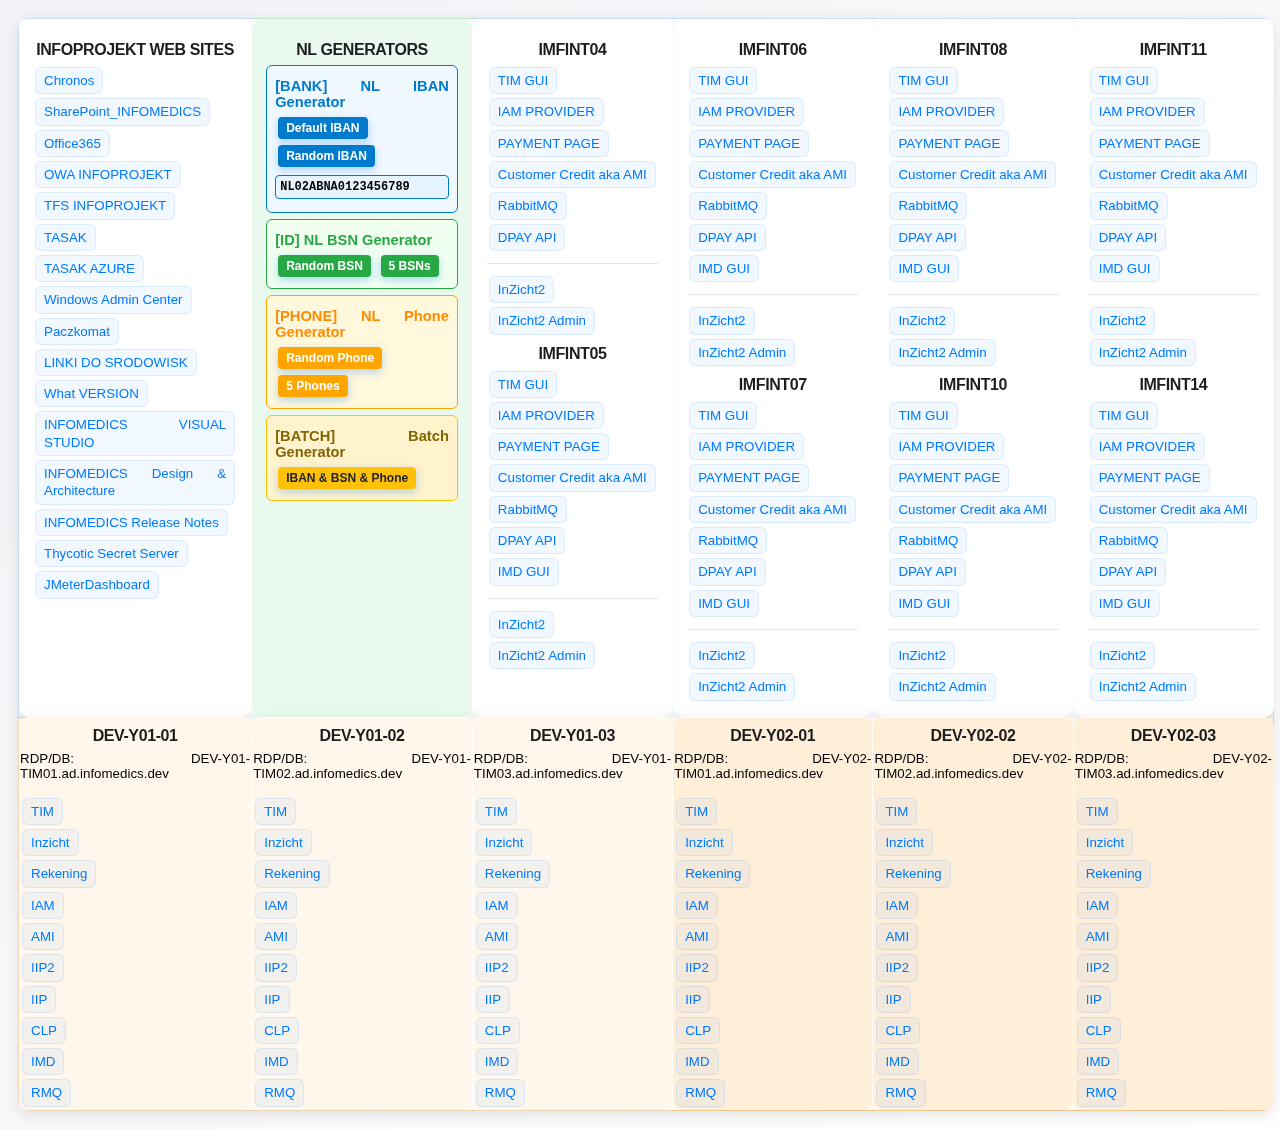
<file: HTML_Page/index - Copy (3).html>
<html>
<head>
<meta charset="UTF-8">
<style type="text/css">
    body {
      background: linear-gradient(135deg, #f2f2f7 0%, #ffffff 100%);
      font-family: -apple-system, BlinkMacSystemFont, "SF Pro Display", "Helvetica Neue", Arial, sans-serif;
      margin: 0;
      padding: 12px;
      font-size: 11pt;
      line-height: 1.4;
    }
    
    table,td,tr {
      font-size: 10pt;
      background: rgba(255, 255, 255, 0.85);
      border: none;
      border-radius: 10px;
      box-shadow: 0 4px 16px rgba(0, 0, 0, 0.1);
      backdrop-filter: blur(18px);
      overflow: hidden;
      table-layout: auto;
      text-align: justify;
      vertical-align: text-top;
      margin: 6px;
    }
    
    h2 {
      text-align: center;
      color: #1d1d1f;
      margin: 8px 0 6px 0;
      font-weight: 600;
      font-size: 12pt;
      letter-spacing: -0.4px;
    }
    
    h1 {
      text-align: center;
      color: #1d1d1f;
      margin: 12px 0;
      font-weight: 700;
      font-size: 18pt;
      letter-spacing: -0.7px;
    }
    
    .env-section {
      background: rgba(255, 255, 255, 0.9);
      margin: 6px;
      padding: 14px;
      border-radius: 12px;
      border: 1px solid rgba(0, 122, 255, 0.2);
      box-shadow: 0 5px 20px rgba(0, 0, 0, 0.08);
      backdrop-filter: blur(18px);
    }
    
    .dev-env {
      background: rgba(255, 149, 0, 0.1);
      border: 1px solid rgba(255, 149, 0, 0.3);
      box-shadow: 0 6px 25px rgba(255, 149, 0, 0.1);
    }
    
    .generators {
      background: rgba(52, 199, 89, 0.1);
      border: 1px solid rgba(52, 199, 89, 0.3);
      box-shadow: 0 6px 25px rgba(52, 199, 89, 0.1);
    }
    
    .dev-y01 {
      background: rgba(255, 149, 0, 0.08);
      border: 1px solid rgba(255, 149, 0, 0.25);
      box-shadow: 0 6px 25px rgba(255, 149, 0, 0.08);
    }
    
    .dev-y02 {
      background: rgba(255, 149, 0, 0.15);
      border: 1px solid rgba(255, 149, 0, 0.4);
      box-shadow: 0 6px 25px rgba(255, 149, 0, 0.12);
    }
    
    a {
      color: #007AFF;
      text-decoration: none;
      font-weight: 500;
      font-size: 10pt;
      padding: 4px 8px;
      border-radius: 6px;
      display: inline-block;
      margin: 2px;
      transition: all 0.18s ease;
      background: rgba(0, 122, 255, 0.05);
      border: 1px solid rgba(0, 122, 255, 0.1);
      line-height: 1.3;
    }
    
    a:hover {
      background: rgba(0, 122, 255, 0.1);
      transform: scale(1.02);
      box-shadow: 0 4px 15px rgba(0, 122, 255, 0.2);
    }
    
    button {
      background: #007AFF;
      color: white;
      border: none;
      padding: 6px 10px;
      border-radius: 8px;
      font-weight: 600;
      font-size: 10pt;
      cursor: pointer;
      margin: 3px;
      transition: all 0.18s ease;
      box-shadow: 0 3px 8px rgba(0, 122, 255, 0.3);
    }
    
    button:hover {
      background: #0056b3;
      transform: scale(1.05);
      box-shadow: 0 4px 20px rgba(0, 122, 255, 0.4);
    }
    
    hr {
      border: none;
      height: 1px;
      background: rgba(0, 0, 0, 0.1);
      margin: 8px 0;
    }
  </style>
  </head>
  
<body>
	<table style="width: 100%; border-collapse: collapse;">
		<tr>
			<td class="env-section">
				<h2>INFOPROJEKT WEB SITES</h2>
				<a href="http://chronos/">Chronos</a><br>
				<a href="https://infoprojektgdansk.sharepoint.com/sites/InfomedicsTIM/Shared%20Documents/Forms/AllItems.aspx">SharePoint_INFOMEDICS</a><br>
				<a href="https://www.office.com/?auth=2">Office365</a><br>
				<a href="https://outlook.office365.com/owa/infoprojekt.pl/mpogorzelski@InfoprojektGdansk.mail.onmicrosoft.com/?path=/mail/inbox">OWA INFOPROJEKT</a><br>
				<a href="http://tfs.infoprojekt.local/Prod/Infomedics/">TFS INFOPROJEKT</a><br>
				<a href="http://tasak/Infomedics/TIM/">TASAK</a><br>
				<a href="https://tasak2/Infomedics/TIM/Bug/">TASAK AZURE</a><br>
				<a href="https://imfint-ts01.imfint.local:8900/servermanager/connections">Windows Admin Center</a><br>
				<a href="http://imfint05-ws01.imfint.local/Paczkomat">Paczkomat</a><br>
				<a href="http://links.imfint.local/">LINKI DO SRODOWISK</a><br>
				<a href="http://imfint05-ws01.imfint.local/Environments/index.html">What VERSION</a><br>
				<a href="https://infomedics.visualstudio.com/_projects">INFOMEDICS VISUAL STUDIO</a><br>
				<a href="https://infomedicsfactoring.sharepoint.com/teams/DesignArchitecture/Shared%20Documents/Forms/AllItems.aspx">INFOMEDICS Design & Architecture</a><br>
				<a href="https://infomedics.visualstudio.com/TIM/_wiki/wikis/TIM.wiki?wikiVersion=GBwikiMaster&pagePath=%2FWelcome%20to%20TIM%2C%20The%20Infomedics%20Machine!">INFOMEDICS Release Notes</a><br>
				<a href="https://passsrv04/SecretServer/app/#/folders/19">Thycotic Secret Server</a><br>
				<a href="https://mpogorzelski/JMETER/">JMeterDashboard</a><br>

			</td>
			
			<td class="env-section generators">
				<h2>NL GENERATORS</h2>
				<!-- NL IBAN Generator -->
				<div style="margin: 6px 0; padding: 8px; background-color: #f0f8ff; border: 1px solid #007acc; border-radius: 6px;">
					<h3 style="margin: 4px 0; color: #007acc; font-size: 11pt;">[BANK] NL IBAN Generator</h3>
					<button onclick="generateDefaultIBAN()" style="background-color: #007acc; color: white; border: none; padding: 4px 8px; border-radius: 4px; cursor: pointer; margin: 3px; font-size: 9pt;">Default IBAN</button>
					<button onclick="generateRandomIBAN()" style="background-color: #007acc; color: white; border: none; padding: 4px 8px; border-radius: 4px; cursor: pointer; margin: 3px; font-size: 9pt;">Random IBAN</button>
					<div id="ibanResult" style="display:none; margin: 5px 0; padding: 4px; background-color: #e8f4fd; border: 1px solid #007acc; border-radius: 4px; font-family: 'Courier New', monospace; font-weight: bold; font-size: 9pt;"></div>
				</div>
				
				<!-- NL BSN Generator -->
				<div style="margin: 6px 0; padding: 8px; background-color: #f0fff0; border: 1px solid #28a745; border-radius: 6px;">
					<h3 style="margin: 4px 0; color: #28a745; font-size: 11pt;">[ID] NL BSN Generator</h3>
					<button onclick="generateRandomBSN()" style="background-color: #28a745; color: white; border: none; padding: 4px 8px; border-radius: 4px; cursor: pointer; margin: 3px; font-size: 9pt;">Random BSN</button>
					<button onclick="generateMultipleBSN()" style="background-color: #28a745; color: white; border: none; padding: 4px 8px; border-radius: 4px; cursor: pointer; margin: 3px; font-size: 9pt;">5 BSNs</button>
					<div id="bsnResult" style="display:none; margin: 5px 0; padding: 4px; background-color: #d4edda; border: 1px solid #28a745; border-radius: 4px; font-family: 'Courier New', monospace; font-weight: bold; font-size: 9pt;"></div>
				</div>
				
				<!-- NL Phone Generator -->
				<div style="margin: 6px 0; padding: 8px; background-color: #fff8dc; border: 1px solid #ffa500; border-radius: 6px;">
					<h3 style="margin: 4px 0; color: #ff8c00; font-size: 11pt;">[PHONE] NL Phone Generator</h3>
					<button onclick="generateRandomPhone()" style="background-color: #ffa500; color: white; border: none; padding: 4px 8px; border-radius: 4px; cursor: pointer; margin: 3px; font-size: 9pt;">Random Phone</button>
					<button onclick="generateMultiplePhone()" style="background-color: #ffa500; color: white; border: none; padding: 4px 8px; border-radius: 4px; cursor: pointer; margin: 3px; font-size: 9pt;">5 Phones</button>
					<div id="phoneResult" style="display:none; margin: 5px 0; padding: 4px; background-color: #fff8dc; border: 1px solid #ffa500; border-radius: 4px; font-family: 'Courier New', monospace; font-weight: bold; font-size: 9pt;"></div>
				</div>
				
				<!-- Batch Generator -->
				<div style="margin: 6px 0; padding: 8px; background-color: #fff3cd; border: 1px solid #ffc107; border-radius: 6px;">
					<h3 style="margin: 4px 0; color: #856404; font-size: 11pt;">[BATCH] Batch Generator</h3>
					<button onclick="generateBatch()" style="background-color: #ffc107; color: #212529; border: none; padding: 4px 8px; border-radius: 4px; cursor: pointer; margin: 3px; font-size: 9pt;">IBAN & BSN & Phone</button>
					<div id="batchResult" style="display:none; margin: 5px 0; padding: 4px; background-color: #fff3cd; border: 1px solid #ffc107; border-radius: 4px; font-family: 'Courier New', monospace; font-weight: bold; font-size: 9pt;"></div>
				</div>
			</td>
			
			<!-- IMFINT Environments Column 1: 04 & 05 -->
			<td class="env-section">
				<h2>IMFINT04</h2>
				<a href="https://04-tim.imfint.local">TIM GUI</a><br>
				<a href="https://04-provider-profiel.imfint.local/idm/#/">IAM PROVIDER</a><br>
		<a href="https://04-rekening.imfint.local/Betalen?invoice=2192002710071">PAYMENT PAGE</a><br>

				<a href="https://04-ami.imfint.local/">Customer Credit aka AMI</a><br>
				<a href="https://04-rq.imfint.local/">RabbitMQ</a><br>
				<a href="https://04-api.imfint.local/dpay">DPAY API</a><br>

				<hr style="margin: 10px 0;">
				<a href="https://04-inzicht2.imfint.local">InZicht2</a><br>
				<a href="https://04-inzicht2.imfint.local/infomedics_ssp/user">InZicht2 Admin</a><br>

				
				<h2>IMFINT05</h2>
				<a href="https://05-tim.imfint.local">TIM GUI</a><br>
				<a href="https://05-provider-profiel.imfint.local/idm/#/">IAM PROVIDER</a><br>
		<a href="https://05-rekening.imfint.local/Betalen?invoice=2192002710071">PAYMENT PAGE</a><br>

				<a href="https://05-ami.imfint.local/">Customer Credit aka AMI</a><br>
				<a href="https://05-rq.imfint.local/">RabbitMQ</a><br>
				<a href="https://05-api.imfint.local/dpay">DPAY API</a><br>		<a href="https://05-imd.imfint.local/">IMD GUI</a><br>				<hr style="margin: 10px 0;">
				<a href="https://05-inzicht2.imfint.local">InZicht2</a><br>
				<a href="https://05-inzicht2.imfint.local/infomedics_ssp/user">InZicht2 Admin</a><br>

			
			<!-- IMFINT Environments Column 2: 06 & 07 -->
			<td class="env-section">
				<h2>IMFINT06</h2>
				<a href="https://06-tim.imfint.local">TIM GUI</a><br>
				<a href="https://06-provider-profiel.imfint.local/idm/#/">IAM PROVIDER</a><br>
		<a href="https://06-rekening.imfint.local/Betalen?invoice=2192002710071">PAYMENT PAGE</a><br>

				<a href="https://06-ami.imfint.local/">Customer Credit aka AMI</a><br>
				<a href="https://06-rq.imfint.local/">RabbitMQ</a><br>
				<a href="https://06-api.imfint.local/dpay">DPAY API</a><br>		<a href="https://06-imd.imfint.local/">IMD GUI</a><br>				<hr style="margin: 10px 0;">
				<a href="https://06-inzicht2.imfint.local">InZicht2</a><br>
				<a href="https://06-inzicht2.imfint.local/infomedics_ssp/user">InZicht2 Admin</a><br>

				
				<h2>IMFINT07</h2>
				<a href="https://07-tim.imfint.local">TIM GUI</a><br>
				<a href="https://07-provider-profiel.imfint.local/idm/#/">IAM PROVIDER</a><br>
		<a href="https://07-rekening.imfint.local/Betalen?invoice=2192002710071">PAYMENT PAGE</a><br>

				<a href="https://07-ami.imfint.local/">Customer Credit aka AMI</a><br>
				<a href="https://07-rq.imfint.local/">RabbitMQ</a><br>
				<a href="https://07-api.imfint.local/dpay">DPAY API</a><br>			<a href="https://07-imd.imfint.local/">IMD GUI</a><br>
				<hr style="margin: 10px 0;">
				<a href="https://07-inzicht2.imfint.local">InZicht2</a><br>
				<a href="https://07-inzicht2.imfint.local/infomedics_ssp/user">InZicht2 Admin</a><br>

			</td>
			
			<!-- IMFINT Environments Column 3: 08 & 10 -->
			<td class="env-section">
				<h2>IMFINT08</h2>
				<a href="https://08-tim.imfint.local">TIM GUI</a><br>
				<a href="https://08-provider-profiel.imfint.local/idm/#/">IAM PROVIDER</a><br>
		<a href="https://08-rekening.imfint.local/Betalen?invoice=2192002710071">PAYMENT PAGE</a><br>

				<a href="https://08-ami.imfint.local/">Customer Credit aka AMI</a><br>
		<a href="https://08-rq.imfint.local:15671/">RabbitMQ</a><br>
		<a href="https://08-api.imfint.local/dpay">DPAY API</a><br>
		<a href="https://08-imd.imfint.local/">IMD GUI</a><br>
		<hr style="margin: 10px 0;">
				<a href="https://08-inzicht2.imfint.local">InZicht2</a><br>
				<a href="https://08-inzicht2.imfint.local/infomedics_ssp/user">InZicht2 Admin</a><br>

				
				<h2>IMFINT10</h2>
				<a href="https://10-tim.imfint.local">TIM GUI</a><br>
				<a href="https://10-provider-profiel.imfint.local/idm/#/">IAM PROVIDER</a><br>
		<a href="https://10-rekening.imfint.local/Betalen?invoice=2192002710071">PAYMENT PAGE</a><br>

				<a href="https://10-ami.imfint.local/">Customer Credit aka AMI</a><br>
				<a href="https://10-rq.imfint.local/">RabbitMQ</a><br>
				<a href="https://10-api.imfint.local/dpay">DPAY API</a><br>		<a href="https://10-imd.imfint.local/">IMD GUI</a><br>				<hr style="margin: 10px 0;">
				<a href="https://10-inzicht2.imfint.local">InZicht2</a><br>
				<a href="https://10-inzicht2.imfint.local/infomedics_ssp/user">InZicht2 Admin</a><br>

			</td>
			
			<!-- IMFINT Environments Column 4: 11 & 14 -->
			<td class="env-section">
				<h2>IMFINT11</h2>
				<a href="https://11-tim.imfint.local">TIM GUI</a><br>
				<a href="https://11-provider-profiel.imfint.local/idm/#/">IAM PROVIDER</a><br>
		<a href="https://11-rekening.imfint.local/Betalen?invoice=2192002710071">PAYMENT PAGE</a><br>

				<a href="https://11-ami.imfint.local/">Customer Credit aka AMI</a><br>
				<a href="https://11-rq.imfint.local/">RabbitMQ</a><br>
				<a href="https://11-api.imfint.local/dpay">DPAY API</a><br>		<a href="https://11-imd.imfint.local/">IMD GUI</a><br>				<hr style="margin: 10px 0;">
				<a href="https://11-inzicht2.imfint.local">InZicht2</a><br>
				<a href="https://11-inzicht2.imfint.local/infomedics_ssp/user">InZicht2 Admin</a><br>

				
				<h2>IMFINT14</h2>
				<a href="https://14-tim.imfint.local">TIM GUI</a><br>
				<a href="https://14-provider-profiel.imfint.local/idm/#/">IAM PROVIDER</a><br>
		<a href="https://14-rekening.imfint.local/Betalen?invoice=2192002710071">PAYMENT PAGE</a><br>

				<a href="https://14-ami.imfint.local/">Customer Credit aka AMI</a><br>
				<a href="https://14-rq.imfint.local/">RabbitMQ</a><br>
				<a href="https://14-api.imfint.local/dpay">DPAY API</a><br>		<a href="https://14-imd.imfint.local/">IMD GUI</a><br>				<hr style="margin: 10px 0;">
				<a href="https://14-inzicht2.imfint.local">InZicht2</a><br>
				<a href="https://14-inzicht2.imfint.local/infomedics_ssp/user">InZicht2 Admin</a><br>

			</td>
		</tr>
		
		<!-- DEV Environments Row -->
		<tr>
	<td class="dev-y01">
		<h2>DEV-Y01-01</h2>
		RDP/DB: DEV-Y01-TIM01.ad.infomedics.dev<br><br>
		<a href="https://dev-y01-01-tim.infomedics.dev">TIM</a><br>
		<a href="https://dev-y01-01-inzicht2.infomedics.dev">Inzicht</a><br>
		<a href="https://dev-y01-01-rekening.infomedics.dev">Rekening</a><br>
		<a href="https://dev-y01-01-provider-profiel.infomedics.dev">IAM</a><br>
		<a href="https://dev-y01-01-ami.infomedics.dev">AMI</a><br>
		<a href="https://dev-y01-01-inloggen.infomedics.dev">IIP2</a><br>
		<a href="https://dev-y01-01-provider-inloggen.infomedics.dev">IIP</a><br>
		<a href="https://dev-y01-01-clp.infomedics.dev">CLP</a><br>
		<a href="https://dev-y01-01-imd.infomedics.dev">IMD</a><br>
		<a href="https://dev-y01-tim01.ad.infomedics.dev:15671/">RMQ</a><br>
	</td>
	
	<td class="dev-y01">
		<h2>DEV-Y01-02</h2>
		RDP/DB: DEV-Y01-TIM02.ad.infomedics.dev<br><br>
		<a href="https://dev-y01-02-tim.infomedics.dev">TIM</a><br>
		<a href="https://dev-y01-02-inzicht2.infomedics.dev">Inzicht</a><br>
		<a href="https://dev-y01-02-rekening.infomedics.dev">Rekening</a><br>
		<a href="https://dev-y01-02-provider-profiel.infomedics.dev">IAM</a><br>
		<a href="https://dev-y01-02-ami.infomedics.dev">AMI</a><br>
		<a href="https://dev-y01-02-inloggen.infomedics.dev">IIP2</a><br>
		<a href="https://dev-y01-02-provider-inloggen.infomedics.dev">IIP</a><br>
		<a href="https://dev-y01-02-clp.infomedics.dev">CLP</a><br>
		<a href="https://dev-y01-02-imd.infomedics.dev">IMD</a><br>
		<a href="https://dev-y01-tim02.ad.infomedics.dev:15671/">RMQ</a><br>
	</td>
	
	<td class="dev-y01">
		<h2>DEV-Y01-03</h2>
		RDP/DB: DEV-Y01-TIM03.ad.infomedics.dev<br><br>
		<a href="https://dev-y01-03-tim.infomedics.dev">TIM</a><br>
		<a href="https://dev-y01-03-inzicht2.infomedics.dev">Inzicht</a><br>
		<a href="https://dev-y01-03-rekening.infomedics.dev">Rekening</a><br>
		<a href="https://dev-y01-03-provider-profiel.infomedics.dev">IAM</a><br>
		<a href="https://dev-y01-03-ami.infomedics.dev">AMI</a><br>
		<a href="https://dev-y01-03-inloggen.infomedics.dev">IIP2</a><br>
		<a href="https://dev-y01-03-provider-inloggen.infomedics.dev">IIP</a><br>
		<a href="https://dev-y01-03-clp.infomedics.dev">CLP</a><br>
		<a href="https://dev-y01-03-imd.infomedics.dev">IMD</a><br>
		<a href="https://dev-y01-tim03.ad.infomedics.dev:15671/">RMQ</a><br>
	</td>
	
	<td class="dev-y02">
		<h2>DEV-Y02-01</h2>
		RDP/DB: DEV-Y02-TIM01.ad.infomedics.dev<br><br>
		<a href="https://dev-y02-01-tim.infomedics.dev">TIM</a><br>
		<a href="https://dev-y02-01-inzicht2.infomedics.dev">Inzicht</a><br>
		<a href="https://dev-y02-01-rekening.infomedics.dev">Rekening</a><br>
		<a href="https://dev-y02-01-provider-profiel.infomedics.dev">IAM</a><br>
		<a href="https://dev-y02-01-ami.infomedics.dev">AMI</a><br>
		<a href="https://dev-y02-01-inloggen.infomedics.dev">IIP2</a><br>
		<a href="https://dev-y02-01-provider-inloggen.infomedics.dev">IIP</a><br>
		<a href="https://dev-y02-01-clp.infomedics.dev">CLP</a><br>
		<a href="https://dev-y02-01-imd.infomedics.dev">IMD</a><br>
		<a href="https://dev-y02-tim01.ad.infomedics.dev:15671/">RMQ</a><br>
	</td>
	
	<td class="dev-y02">
		<h2>DEV-Y02-02</h2>
		RDP/DB: DEV-Y02-TIM02.ad.infomedics.dev<br><br>
		<a href="https://dev-y02-02-tim.infomedics.dev">TIM</a><br>
		<a href="https://dev-y02-02-inzicht2.infomedics.dev">Inzicht</a><br>
		<a href="https://dev-y02-02-rekening.infomedics.dev">Rekening</a><br>
		<a href="https://dev-y02-02-provider-profiel.infomedics.dev">IAM</a><br>
		<a href="https://dev-y02-02-ami.infomedics.dev">AMI</a><br>
		<a href="https://dev-y02-02-inloggen.infomedics.dev">IIP2</a><br>
		<a href="https://dev-y02-02-provider-inloggen.infomedics.dev">IIP</a><br>
		<a href="https://dev-y02-02-clp.infomedics.dev">CLP</a><br>
		<a href="https://dev-y02-02-imd.infomedics.dev">IMD</a><br>
		<a href="https://dev-y02-tim02.ad.infomedics.dev:15671/">RMQ</a><br>
	</td>
	
	<td class="dev-y02">
		<h2>DEV-Y02-03</h2>
		RDP/DB: DEV-Y02-TIM03.ad.infomedics.dev<br><br>
		<a href="https://dev-y02-03-tim.infomedics.dev">TIM</a><br>
		<a href="https://dev-y02-03-inzicht2.infomedics.dev">Inzicht</a><br>
		<a href="https://dev-y02-03-rekening.infomedics.dev">Rekening</a><br>
		<a href="https://dev-y02-03-provider-profiel.infomedics.dev">IAM</a><br>
		<a href="https://dev-y02-03-ami.infomedics.dev">AMI</a><br>
		<a href="https://dev-y02-03-inloggen.infomedics.dev">IIP2</a><br>
		<a href="https://dev-y02-03-provider-inloggen.infomedics.dev">IIP</a><br>
		<a href="https://dev-y02-03-clp.infomedics.dev">CLP</a><br>
		<a href="https://dev-y02-03-imd.infomedics.dev">IMD</a><br>
		<a href="https://dev-y02-tim03.ad.infomedics.dev:15671/">RMQ</a><br>
	</td>
	</table>	
    <script>
        // Dutch bank codes for IBAN generation
        const dutchBankCodes = [
            'ABNA', 'RABO', 'INGB', 'BUNQ', 'ASNB', 'TRIO', 'SNSB', 'KNAB'
        ];

        // Calculate IBAN check digits
        function calculateIBANCheckDigits(countryCode, bankCode, accountNumber) {
            const rearranged = bankCode + accountNumber + countryCode + '00';
            
            let numericString = '';
            for (let char of rearranged) {
                if (char >= 'A' && char <= 'Z') {
                    numericString += (char.charCodeAt(0) - 55).toString();
                } else {
                    numericString += char;
                }
            }
            
            let remainder = 0;
            for (let i = 0; i < numericString.length; i++) {
                remainder = (remainder * 10 + parseInt(numericString[i])) % 97;
            }
            
            const checkDigits = 98 - remainder;
            return checkDigits.toString().padStart(2, '0');
        }

        // Generate default NL IBAN
        function generateDefaultIBAN() {
            const bankCode = 'ABNA';
            const accountNumber = '0123456789';
            const checkDigits = calculateIBANCheckDigits('NL', bankCode, accountNumber);
            const iban = `NL${checkDigits}${bankCode}${accountNumber}`;
            
            document.getElementById('ibanResult').innerHTML = iban;
            document.getElementById('ibanResult').style.display = 'block';
        }

        // Generate random NL IBAN
        function generateRandomIBAN() {
            const bankCode = dutchBankCodes[Math.floor(Math.random() * dutchBankCodes.length)];
            const accountNumber = Math.floor(Math.random() * 10000000000).toString().padStart(10, '0');
            const checkDigits = calculateIBANCheckDigits('NL', bankCode, accountNumber);
            const iban = `NL${checkDigits}${bankCode}${accountNumber}`;
            
            document.getElementById('ibanResult').innerHTML = iban;
            document.getElementById('ibanResult').style.display = 'block';
        }

        // Validate BSN using 11-test
        function validateBSN(bsn) {
            const digits = bsn.toString().split('').map(d => parseInt(d));
            if (digits.length !== 8 && digits.length !== 9) return false;
            
            let sum = 0;
            for (let i = 0; i < digits.length - 1; i++) {
                sum += digits[i] * (digits.length - i);
            }
            
            const lastDigit = digits[digits.length - 1];
            const remainder = sum % 11;
            
            return remainder === lastDigit && remainder !== 10;
        }

        // Generate random valid BSN
        function generateValidBSN() {
            let attempts = 0;
            while (attempts < 1000) {
                const isNineDigits = Math.random() > 0.3;
                const length = isNineDigits ? 9 : 8;
                
                const firstDigit = isNineDigits ? Math.floor(Math.random() * 9) + 1 : Math.floor(Math.random() * 10);
                
                let bsn = firstDigit.toString();
                for (let i = 1; i < length; i++) {
                    bsn += Math.floor(Math.random() * 10).toString();
                }
                
                if (validateBSN(bsn)) {
                    return bsn;
                }
                attempts++;
            }
            
            return generateKnownValidBSN();
        }

        // Generate a BSN using known valid structure
        function generateKnownValidBSN() {
            const isNineDigits = Math.random() > 0.3;
            const length = isNineDigits ? 9 : 8;
            
            let digits = [];
            
            for (let i = 0; i < length - 1; i++) {
                if (i === 0 && length === 9) {
                    digits.push(Math.floor(Math.random() * 9) + 1);
                } else {
                    digits.push(Math.floor(Math.random() * 10));
                }
            }
            
            let sum = 0;
            for (let i = 0; i < digits.length; i++) {
                sum += digits[i] * (length - i);
            }
            
            const checkDigit = sum % 11;
            if (checkDigit < 10) {
                digits.push(checkDigit);
                return digits.join('');
            } else {
                if (digits[digits.length - 1] > 0) {
                    digits[digits.length - 1]--;
                    sum -= 1;
                    const newCheckDigit = sum % 11;
                    digits.push(newCheckDigit);
                    return digits.join('');
                } else {
                    return generateKnownValidBSN();
                }
            }
        }

        // Generate single BSN
        function generateRandomBSN() {
            const bsn = generateValidBSN();
            document.getElementById('bsnResult').innerHTML = bsn;
            document.getElementById('bsnResult').style.display = 'block';
        }

        // Generate multiple BSNs
        function generateMultipleBSN() {
            const bsns = [];
            for (let i = 0; i < 5; i++) {
                bsns.push(generateValidBSN());
            }
            document.getElementById('bsnResult').innerHTML = bsns.join('<br>');
            document.getElementById('bsnResult').style.display = 'block';
        }

        // Generate both IBAN and BSN
        function generateBatch() {
            const bankCode = dutchBankCodes[Math.floor(Math.random() * dutchBankCodes.length)];
            const accountNumber = Math.floor(Math.random() * 10000000000).toString().padStart(10, '0');
            const checkDigits = calculateIBANCheckDigits('NL', bankCode, accountNumber);
            const iban = `NL${checkDigits}${bankCode}${accountNumber}`;
            
            const bsn = generateValidBSN();
            const phone = generateValidPhone();
            
            document.getElementById('batchResult').innerHTML = 
                `<strong>IBAN:</strong> ${iban}<br><strong>BSN:</strong> ${bsn}<br><strong>Phone:</strong> ${phone}`;
            document.getElementById('batchResult').style.display = 'block';
        }

        // Generate valid Dutch phone number
        function generateValidPhone() {
            // Dutch mobile numbers: 316 + 8 digits (international format)
            const remainingDigits = Math.floor(Math.random() * 100000000).toString().padStart(8, '0');
            return `316${remainingDigits}`;
        }

        // Generate single phone number
        function generateRandomPhone() {
            const phone = generateValidPhone();
            document.getElementById('phoneResult').innerHTML = phone;
            document.getElementById('phoneResult').style.display = 'block';
        }

        // Generate multiple phone numbers
        function generateMultiplePhone() {
            const phones = [];
            for (let i = 0; i < 5; i++) {
                phones.push(generateValidPhone());
            }
            document.getElementById('phoneResult').innerHTML = phones.join('<br>');
            document.getElementById('phoneResult').style.display = 'block';
        }

        // Initialize with a default IBAN on page load
        window.addEventListener('load', function() {
            generateDefaultIBAN();
        });
    </script>
 
</body>
</html>
</file>
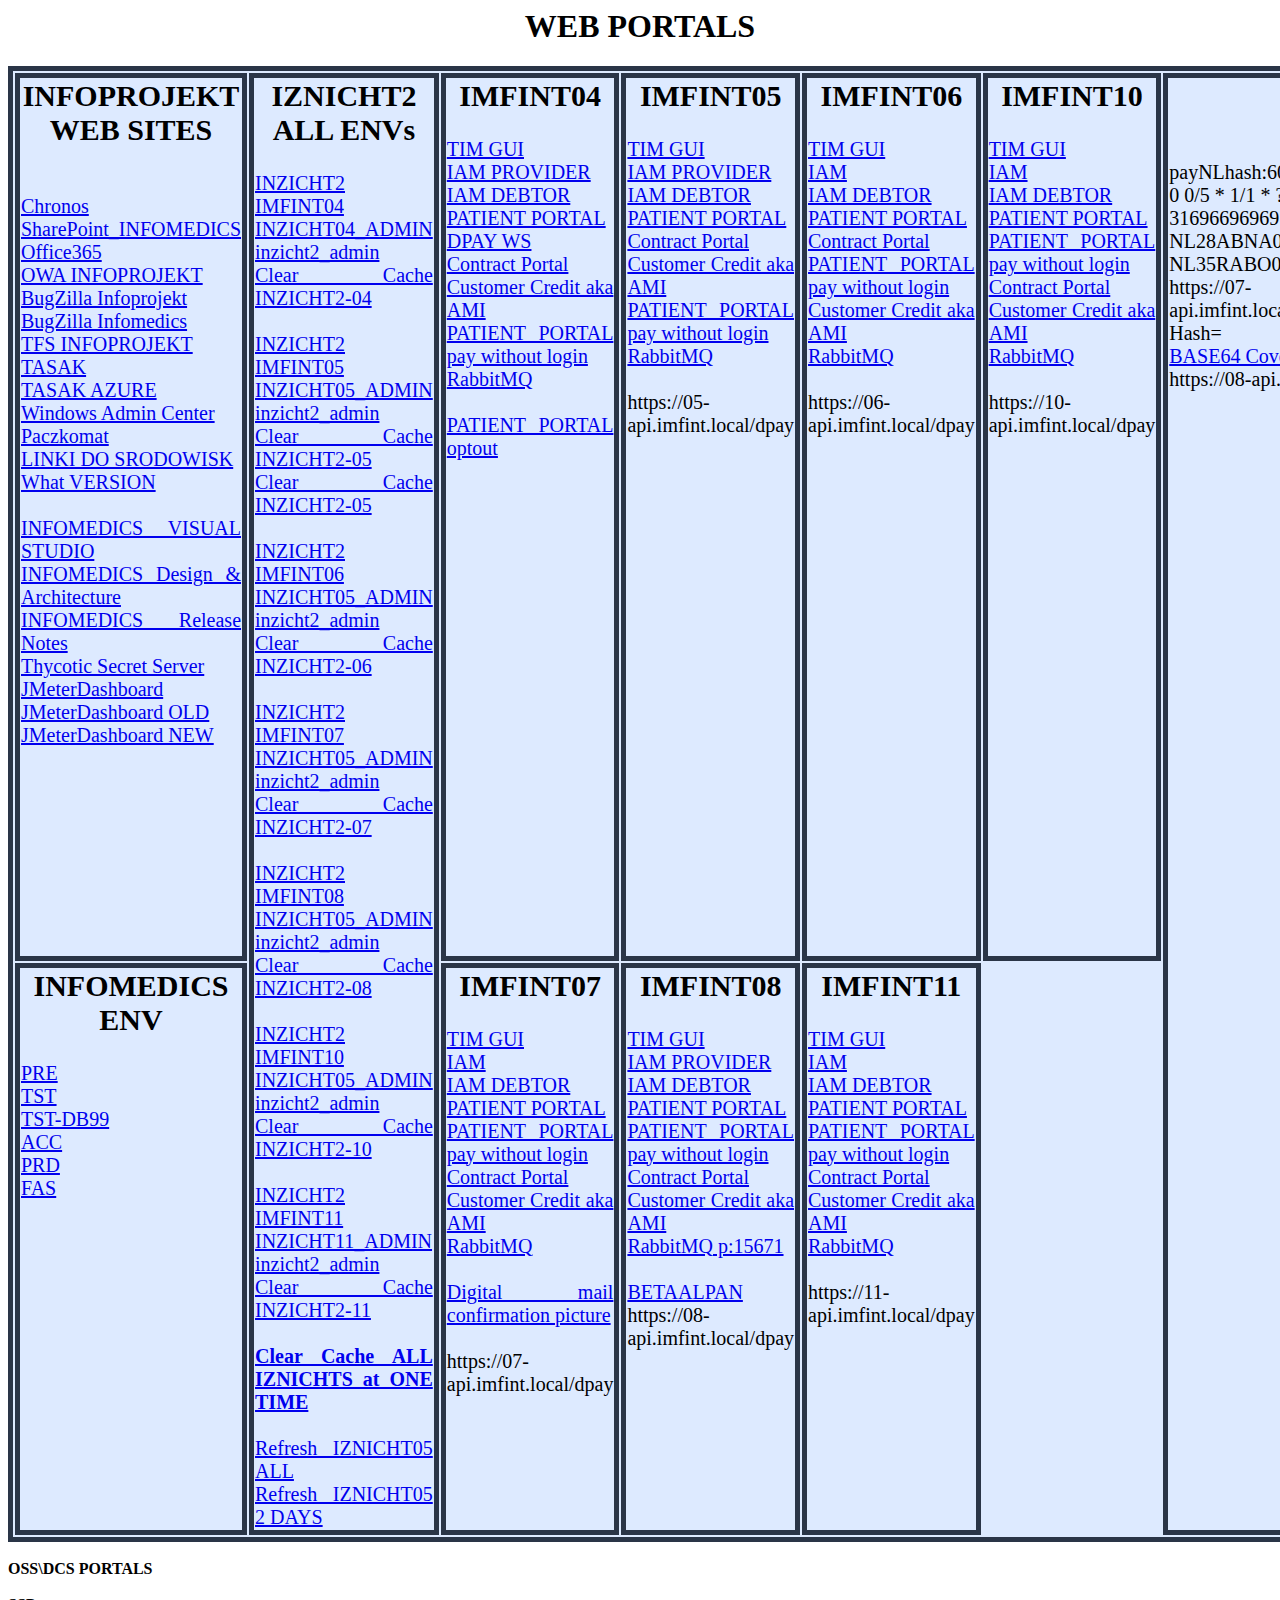
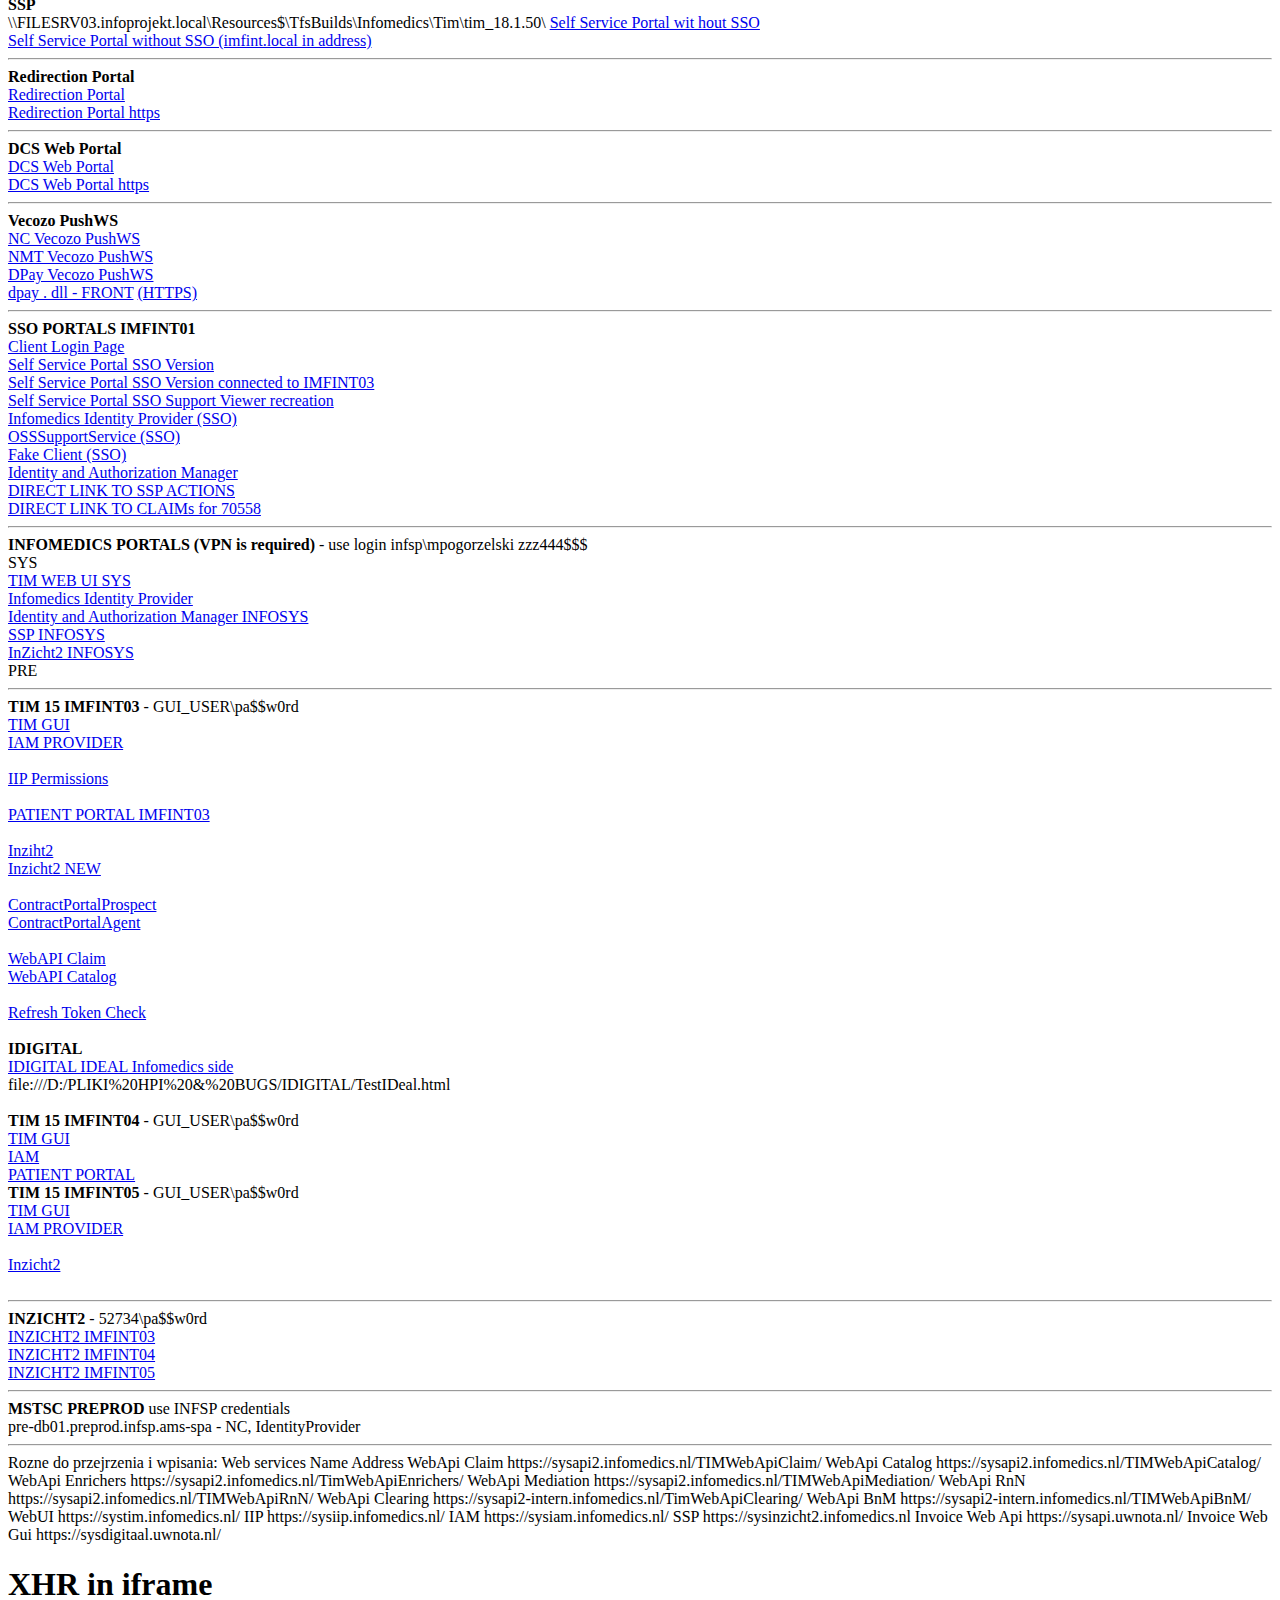
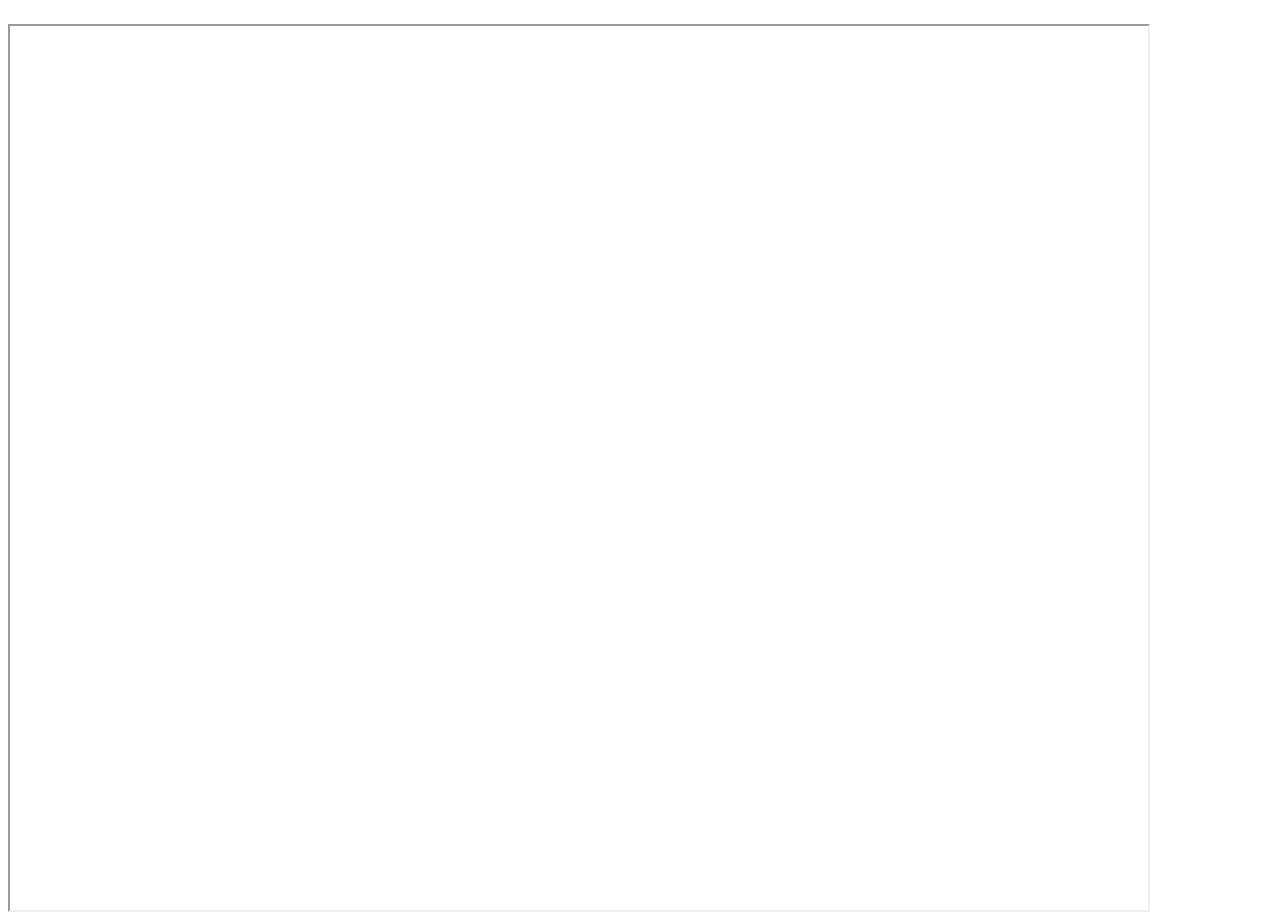
<file: HTML_Page/index - Copy.html>
<html>
<head>
<style type="text/css">
    
    
    table,td,tr
    {
      font-size: 15pt;
	  background: #ddeaff;
	  border:5px solid;
	  border-color: #2a3547;
	  overflow:auto;
	  table-layout:auto;
	  text-align: justify;
	  vertical-align: text-top;
    }
	h2
	{
	 text-align:center;
	}
  </style>
  </head>
  
<body>

	<table>
	
	<tr>
	<h1 align="center">WEB PORTALS</h1>
	<td>
		<h2>INFOPROJEKT WEB SITES</h2><br>
		<a href="http://chronos/">Chronos</a><br>
		<a href="https://infoprojektgdansk.sharepoint.com/sites/InfomedicsTIM/Shared%20Documents/Forms/AllItems.aspx">SharePoint_INFOMEDICS</a><br>
		<a href="https://www.office.com/?auth=2">Office365</a><br>
		<a href="https://outlook.office365.com/owa/infoprojekt.pl/mpogorzelski@InfoprojektGdansk.mail.onmicrosoft.com/?path=/mail/inbox">OWA INFOPROJEKT</a><br>
		<a href="http://bugs.infoprojekt.pl/bugzilla/">BugZilla Infoprojekt</a><br>
		<a href="https://bugs.infomedics.nl/index.cgi">BugZilla Infomedics</a><br>
		<a href="http://tfs.infoprojekt.local/Prod/Infomedics/">TFS INFOPROJEKT</a><br>
		<a href="http://tasak/Infomedics/TIM/">TASAK</a><br>
		<a href="https://tasak2/Infomedics/TIM/Bug/">TASAK AZURE</a><br>
		<a href="https://imfint-ts01.imfint.local:8900/servermanager/connections">Windows Admin Center</a><br>
		<a href="http://imfint05-ws01.imfint.local/Paczkomat">Paczkomat</a><br>
		<a href="http://links.imfint.local/">LINKI DO SRODOWISK</a><br>
		<a href="http://imfint05-ws01.imfint.local/Environments/index.html">What VERSION</a><br><br>
		<a href="https://infomedics.visualstudio.com/_projects">INFOMEDICS VISUAL STUDIO</a><br>
		<a href="https://infomedicsfactoring.sharepoint.com/teams/DesignArchitecture/Shared%20Documents/Forms/AllItems.aspx">INFOMEDICS Design & Architecture</a><br>
		<a href="https://infomedics.visualstudio.com/TIM/_wiki/wikis/TIM.wiki?wikiVersion=GBwikiMaster&pagePath=%2FWelcome%20to%20TIM%2C%20The%20Infomedics%20Machine!">INFOMEDICS Release Notes</a><br>
		<a href="https://passsrv04/SecretServer/app/#/folders/19">Thycotic Secret Server</a><br>
		<a href="https://mpogorzelski/JMETER/">JMeterDashboard</a><br>
		<a href="https://mpogorzelski/JMETER_OLD/">JMeterDashboard OLD</a><br>
		<a href="https://mpogorzelski/JMETER_NEW/">JMeterDashboard NEW</a><br>
	</td>
	
	
	<td rowspan="2">
	<h2>IZNICHT2 ALL ENVs</h2>
	 <a href="https://04-inzicht2.imfint.local">INZICHT2 IMFINT04</a><br>
	 <a href="https://04-inzicht2.imfint.local/user">INZICHT04_ADMIN inzicht2_admin</a><br>
	 <a href="https://04-inzicht2.imfint.local/clear.php">Clear Cache INZICHT2-04</a><br><br>
	  <a href="https://05-inzicht2.imfint.local">INZICHT2 IMFINT05</a><br>
	  	  <a href="https://05-inzicht2.imfint.local/infomedics_ssp/user">INZICHT05_ADMIN inzicht2_admin</a><br>
		   <a href="https://05-inzicht2.imfint.local/clear.php">Clear Cache INZICHT2-05</a><br>
		   <a href="https://05-inzicht2.imfint.local/update.php">Clear Cache INZICHT2-05</a><br><br>
	  <a href="https://06-inzicht2.imfint.local">INZICHT2 IMFINT06</a><br>
	  <a href="https://06-inzicht2.imfint.local">INZICHT05_ADMIN inzicht2_admin</a><br>
	  <a href="https://06-inzicht2.imfint.localclear.php">Clear Cache INZICHT2-06</a><br><br>
	  <a href="https://07-inzicht2.imfint.local">INZICHT2 IMFINT07</a><br>
	  <a href="https://07-inzicht2.imfint.local/user">INZICHT05_ADMIN inzicht2_admin</a><br>
	  <a href="https://07-inzicht2.imfint.local/clear.php">Clear Cache INZICHT2-07</a><br><br>
	  <a href="https://08-inzicht2.imfint.local">INZICHT2 IMFINT08</a><br>
	  <a href="https://08-inzicht2.imfint.local/infomedics_ssp/user">INZICHT05_ADMIN inzicht2_admin</a><br>
	  <a href="https://08-inzicht2.imfint.local/clear.php">Clear Cache INZICHT2-08</a><br><br>
	    <a href="https://10-inzicht2.imfint.local">INZICHT2 IMFINT10</a><br>
	  <a href="https://10-inzicht2.imfint.local/infomedics_ssp/user">INZICHT05_ADMIN inzicht2_admin</a><br>
	  <a href="https://10-inzicht2.imfint.local/clear.php">Clear Cache INZICHT2-10</a><br><br>
	  	    <a href="https://11-inzicht2.imfint.local">INZICHT2 IMFINT11</a><br>
	  <a href="https://11-inzicht2.imfint.local/infomedics_ssp/user">INZICHT11_ADMIN inzicht2_admin</a><br>
	  <a href="https://11-inzicht2.imfint.local/clear.php">Clear Cache INZICHT2-11</a><br><br>
	  
	  <b><a href="#" onclick="window.open('http://inzicht04.imfint.local/clear.php');window.open('http://inzicht05.imfint.local/clear.php')
	  ;window.open('http://inzicht03.imfint.local/clear.php');window.open('http://inzicht06.imfint.local/clear.php')
	  ;window.open('http://inzicht07.imfint.local/clear.php');window.open('http://inzicht08.imfint.local/clear.php');return false;">Clear Cache ALL IZNICHTS at ONE TIME</a>
	 </b><br><br>
	  <a href = '/c f:\GIT\COPY_INZICHT_CHANGES_IMFINT05_ALL.cmd'>Refresh IZNICHT05 ALL</a><br>
	  <a href = 'f:\GIT\COPY_INZICHT_CHANGES_IMFINT05_2_DAYS.cmd'>Refresh IZNICHT05 2 DAYS</a>
	 
	</td>
	
	
	<td>
	<h2>IMFINT04</h2>
		<a href="https://04-tim.imfint.local">TIM GUI</a><br>
		<a href="https://04-provider-profiel.imfint.local/idm/#/">IAM PROVIDER</a><br>
		<a href="https://04-patienten-profiel.imfint.local/idm/#/">IAM DEBTOR</a><br>
		<a href="https://04-rekening.imfint.local">PATIENT PORTAL</a><br>
		<a href="https://04-api.imfint.local/dpay">DPAY WS</a><br>
		<a href="https://04-contractportaal.imfint.local/#/">Contract Portal</a><br>
		<a href="https://04-ami.imfint.local/ ">Customer Credit aka AMI</a><br>
		<a href="https://04-rekening.imfint.local/Betalen?invoice=2192002710071">PATIENT PORTAL pay without login</a><br>
		<a href="https://04-rq.imfint.local/ ">RabbitMQ</a><br><br>
		<a href="https://imfint04-app01.imfint.local/TimWebInvoiceUI/Invoice?Hash=Y2U1NjJmZmYtOWRjOC00MmUyLTg0Y2QtMWY2YWI1NDVmY2M1&opt_out=true">PATIENT PORTAL optout</a><br>
		
	</td>
	<td>
	<h2>IMFINT05</h2>
		<a href="https://05-tim.imfint.local">TIM GUI</a><br>
		<a href="https://05-provider-profiel.imfint.local/idm/#/">IAM PROVIDER</a><br>
		<a href="https://05-patienten-profiel.imfint.local/idm/#/">IAM DEBTOR</a><br>
		<a href="https://05-rekening.imfint.local">PATIENT PORTAL</a><br>
		<a href="https://05-contractportaal.imfint.local/#/">Contract Portal </a><br>
		<a href="https://05-ami.imfint.local/ ">Customer Credit aka AMI</a><br>
		<a href="https://05-rekening.imfint.local/Betalen?invoice=2192002710071">PATIENT PORTAL pay without login</a><br>
		<a href="https://05-rq.imfint.local/ ">RabbitMQ</a><br><br>
		https://05-api.imfint.local/dpay
		<br>
	</td>
	
	
	<!--<td>
	<h2>IZNICHT ALL ENVs</h2>
    <a href=" http://inzicht03.imfint.local/">INZICHT2 IMFINT03</a><br>
	 <a href="http://inzicht03.imfint.local/infomedics_ssp/user">INZICHT03_ADMIN inzicht2_admin</a><br><br>
	 <a href="http://inzicht04.imfint.local/">INZICHT2 IMFINT04</a><br>
	 <a href="http://inzicht04.imfint.local/infomedics_ssp/user">INZICHT04_ADMIN inzicht2_admin</a><br>
	 <a href="http://inzicht04.imfint.local/clear.php">Clear Cache INZICHT2-04</a><br><br>
	  <a href="http://inzicht05.imfint.local/">INZICHT2 IMFINT05</a><br>
	  	  <a href="http://inzicht05.imfint.local/infomedics_ssp/user">INZICHT05_ADMIN inzicht2_admin</a><br>
		   <a href="http://inzicht05.imfint.local/clear.php">Clear Cache INZICHT2-05</a><br><br>
	  <a href="http://inzicht06.imfint.local/">INZICHT2 IMFINT06</a><br>
	  <a href="http://inzicht06.imfint.local/infomedics_ssp/user">INZICHT05_ADMIN inzicht2_admin</a><br>
	  <a href="http://inzicht06.imfint.local/clear.php">Clear Cache INZICHT2-06</a><br><br>
	  <a href="http://inzicht07.imfint.local/">INZICHT2 IMFINT07</a><br>
	  <a href="http://inzicht07.imfint.local/infomedics_ssp/user">INZICHT05_ADMIN inzicht2_admin</a><br>
	  <a href="http://inzicht07.imfint.local/clear.php">Clear Cache INZICHT2-07</a><br><br>
	  <a href="http://inzicht08.imfint.local/">INZICHT2 IMFINT08</a><br>
	  <a href="http://inzicht08.imfint.local/infomedics_ssp/user">INZICHT05_ADMIN inzicht2_admin</a><br>
	  <a href="http://inzicht08.imfint.local/clear.php">Clear Cache INZICHT2-08</a><br><br>
	  
	  <b><a href="#" onclick="window.open('http://inzicht04.imfint.local/clear.php');window.open('http://inzicht05.imfint.local/clear.php')
	  ;window.open('http://inzicht03.imfint.local/clear.php');window.open('http://inzicht06.imfint.local/clear.php')
	  ;window.open('http://inzicht07.imfint.local/clear.php');window.open('http://inzicht08.imfint.local/clear.php');return false;">Clear Cache ALL IZNICHTS at ONE TIME</a>
	 </b><br><br>
	  <a href = '/c f:\GIT\COPY_INZICHT_CHANGES_IMFINT05_ALL.cmd'>Refresh IZNICHT05 ALL</a><br>
	  <a href = 'f:\GIT\COPY_INZICHT_CHANGES_IMFINT05_2_DAYS.cmd'>Refresh IZNICHT05 2 DAYS</a>
	  
	  
	</td>-->
		<td>
		<h2>IMFINT06</h2>
		<a href="https://06-tim.imfint.local">TIM GUI</a><br>
		<a href="https://06-provider-profiel.imfint.local/idm/#/">IAM</a><br>
		<a href="https://06-patienten-profiel.imfint.local/idm/#/">IAM DEBTOR</a><br>
		<a href="https://06-rekening.imfint.local">PATIENT PORTAL</a><br>
		<a href="https://06-contractportaal.imfint.local/#/">Contract Portal </a><br>
		<a href="https://06-rekening.imfint.local/Betalen?invoice=2192002710071">PATIENT PORTAL pay without login</a><br>
		<a href="https://06-ami.imfint.local/ ">Customer Credit aka AMI</a><br>
		<a href="https://06-rq.imfint.local/ ">RabbitMQ</a><br><br>
		https://06-api.imfint.local/dpay
	</td>
	<td>
		<h2>IMFINT10</h2>
		<a href="https://10-tim.imfint.local">TIM GUI</a><br>
		<a href="https://10-provider-profiel.imfint.local/idm/#/">IAM</a><br>
		<a href="https://10-patienten-profiel.imfint.local/idm/#/">IAM DEBTOR</a><br>
		<a href="https://10-rekening.imfint.local">PATIENT PORTAL</a><br>
		<a href="https://10-rekening.imfint.local/Betalen?invoice=2192002710071">PATIENT PORTAL pay without login</a><br>
		<a href="https://10-contractportaal.imfint.local/#/">Contract Portal </a><br>
		<a href="https://10-ami.imfint.local/">Customer Credit aka AMI</a><br>
		<a href="https://10-rq.imfint.local/ ">RabbitMQ</a><br><br>
		https://10-api.imfint.local/dpay<br>
		
			</td>
	
		<td rowspan="2">
	<h2>SOMETHING</h2><br>
		payNLhash:600c94285523da0f84e99c626ce8e14f753fe355 <br>
		 0 0/5 * 1/1 * ? *  <br>
		 31696696969<br>
		 NL28ABNA0507577582<br>NL35RABO0117713678<br>https://07-api.imfint.local/TIMInvoiceWebApi/api/InvoiceMail/GetImage?Hash=<br>
		 <a href="https://pr.gg/base64/">BASE64 Coverter</a>
		 <br>
		 https://08-api.imfint.local/TimWebApiClaim/odata/$metadata<br>
		 </td>
		 
	</tr>
		
		
		<tr>
	<td>
		<h2>INFOMEDICS ENV</h2>
		<a href="https://infoprojektgdansk.sharepoint.com/sites/InfomedicsTIM/_layouts/15/WopiFrame.aspx?sourcedoc={62a318f7-b2e5-4f40-9478-18b047cc6f05}&action=edit&wd=target%28Environments.one%7Cad4bf704-c133-4dfb-870c-500d074c9286%2FTIM%20%5C%7C%20PRE%7C8b83b51e-3374-40db-b673-e69399bca7a2%2F%29&wdorigin=703">PRE</a><br>
		<a href="https://infoprojektgdansk.sharepoint.com/sites/InfomedicsTIM/_layouts/15/WopiFrame.aspx?sourcedoc={62a318f7-b2e5-4f40-9478-18b047cc6f05}&action=edit&wd=target%28Environments.one%7Cad4bf704-c133-4dfb-870c-500d074c9286%2FTIM%20%5C%7C%20TST%7C4b041514-d8cc-4e62-a6b9-3e4096400690%2F%29">TST</a><br>
		<a href="https://infoprojektgdansk.sharepoint.com/sites/InfomedicsTIM/_layouts/15/WopiFrame.aspx?sourcedoc={62a318f7-b2e5-4f40-9478-18b047cc6f05}&action=edit&wd=target%28Environments.one%7Cad4bf704-c133-4dfb-870c-500d074c9286%2FTIM%20%5C%7C%20TST-DB99%7C364651b9-ceef-4896-93df-311faaaa13b6%2F%29">TST-DB99</a><br>
		<a href="https://infoprojektgdansk.sharepoint.com/sites/InfomedicsTIM/_layouts/15/WopiFrame.aspx?sourcedoc={62a318f7-b2e5-4f40-9478-18b047cc6f05}&action=edit&wd=target%28Environments.one%7Cad4bf704-c133-4dfb-870c-500d074c9286%2FTIM%20%5C%7C%20ACC%7C218caf43-cb86-487b-8b77-0dd3dc1cc586%2F%29">ACC</a><br>
		<a href="https://infoprojektgdansk.sharepoint.com/sites/InfomedicsTIM/_layouts/15/WopiFrame.aspx?sourcedoc={62a318f7-b2e5-4f40-9478-18b047cc6f05}&action=edit&wd=target%28Environments.one%7Cad4bf704-c133-4dfb-870c-500d074c9286%2FTIM%20%5C%7C%20PRD%7Cf48601d0-d487-436a-a82b-30e8f7ee8574%2F%29">PRD</a><br>
		<a href="https://infoprojektgdansk.sharepoint.com/:o:/r/sites/InfomedicsTIM/_layouts/15/WopiFrame.aspx?sourcedoc={62a318f7-b2e5-4f40-9478-18b047cc6f05}&action=edit&wd=target%28Environments.one%7Cad4bf704-c133-4dfb-870c-500d074c9286%2FTIM%20%5C%7C%20FAS%7C0de83053-ae8a-46b9-8a58-41f9fa7c59d8%2F%29">FAS</a><br>
	</td>
	
			

	<td>
		<h2>IMFINT07</h2>
		<a href="https://07-tim.imfint.local">TIM GUI</a><br>
		<a href="https://07-provider-profiel.imfint.local/idm/#/">IAM</a><br>
		<a href="https://07-patienten-profiel.imfint.local/idm/#/">IAM DEBTOR</a><br>
		<a href="https://07-rekening.imfint.local">PATIENT PORTAL</a><br>
		<a href="https://07-rekening.imfint.local/Betalen?invoice=52177432370071">PATIENT PORTAL pay without login</a><br>
		<a href="https://07-contractportaal.imfint.local/#/">Contract Portal </a><br>
		<a href="https://07-ami.imfint.local/">Customer Credit aka AMI</a><br>
		<a href="https://07-rq.imfint.local/ ">RabbitMQ</a><br><br>
		<a href="https://07-api.imfint.local/TIMInvoiceWebApi/api/InvoiceMail/GetImage?Hash=MWVkZTIxYzctZWExMi00MzdkLWE4NTEtYzA3MzYwODBlMWVj ">Digital mail confirmation picture</a><br><br>
		https://07-api.imfint.local/dpay
	
	</td>
	
		<td>
		<h2>IMFINT08</h2>
		<a href="https://08-tim.imfint.local">TIM GUI</a><br>
		<a href="https://08-provider-profiel.imfint.local/idm/#/">IAM PROVIDER</a><br>
		<a href="https://08-patienten-profiel.imfint.local/idm/#/">IAM DEBTOR</a><br>
		<a href="https://08-rekening.imfint.local">PATIENT PORTAL</a><br>
		<a href="https://08-rekening.imfint.local/Betalen?invoice=2192002710071">PATIENT PORTAL pay without login</a><br>
		<a href="https://08-contractportaal.imfint.local/#/">Contract Portal </a><br>
		<a href="https://08-ami.imfint.local/">Customer Credit aka AMI</a><br>
		<a href="https://08-rq.imfint.local:15671/ ">RabbitMQ p:15671</a><br><br>
		<a href="https://08-rekening.imfint.local/Betaalplan">BETAALPAN</a><br>
				https://08-api.imfint.local/dpay<br>
		
		
		
	</td>
<td>
		<h2>IMFINT11</h2>
		<a href="https://11-tim.imfint.local">TIM GUI</a><br>
		<a href="https://11-provider-profiel.imfint.local/idm/#/">IAM</a><br>
		<a href="https://11-patienten-profiel.imfint.local/idm/#/">IAM DEBTOR</a><br>
		<a href="https://11-rekening.imfint.local">PATIENT PORTAL</a><br>
		<a href="https://11-rekening.imfint.local/Betalen?invoice=2192002710071">PATIENT PORTAL pay without login</a><br>
		<a href="https://11-contractportaal.imfint.local/#/">Contract Portal </a><br>
		<a href="https://11-ami.imfint.local/">Customer Credit aka AMI</a><br>
		<a href="https://11-rq.imfint.local/ ">RabbitMQ</a><br><br>
		https://11-api.imfint.local/dpay<br>
		
			</td>
	</table>
	
	
	<td>
<br>
<B>OSS\DCS PORTALS</b> <br>
<BR>
<B>SSP</b> <br>
  \\FILESRV03.infoprojekt.local\Resources$\TfsBuilds\Infomedics\Tim\tim_18.1.50\
  <a href="https://imfint01-ws01/selfservice">Self Service Portal wit hout SSO</a><br>
  <a href="https://imfint01-ws01.imfint.local/selfservice">Self Service Portal without SSO (imfint.local in address)</a><br>
 <!-- <a href="https://selfservice.imfint01-ws01">https://selfservice.imfint01-ws01</a><br />
  <a href="https://selfservice.imfint01-ws01.imfint.local">https://selfservice.imfint01-ws01.imfint.local</a>-->
<HR>
<B>Redirection Portal</b> <br>
    <a href="http://imfint01-ws01/RedirectionWebPortal">Redirection Portal</a><br />
    <a href="https://imfint01-ws01/RedirectionWebPortal">Redirection Portal https</a><br />
<hr>
<B>DCS Web Portal</b> <br>  
  <a href="http://imfint01-ws01/dcs">DCS Web Portal</a><br />
    <a href="https://imfint01-ws01/dcs">DCS Web Portal https</a><br />
    <hr>
   <B>Vecozo PushWS</b> <br>  
    <a href="https://imfint01-ws01/VecozoPushNC">NC Vecozo PushWS</a><br />
    <a href="https://imfint01-ws01/VecozoPushNMT">NMT Vecozo PushWS</a><br />
    <a href="https://imfint01-ws01/VecozoPushDPay">DPay Vecozo PushWS</a><br />
    <a href="http://imfint01-ws01/dpay/InfomedicsBroker.dll">dpay . dll - FRONT</a> <a href="https://imfint01-ws01/dpay/InfomedicsBroker.dll">(HTTPS)</a>
    <hr>
	<B>SSO PORTALS IMFINT01</b><br>
    <a href="https://imfint01-ws01.imfint.local/ClientLoginPage">Client Login Page</a><br>
	<a href="https://imfint01-ws01.imfint.local/SSP">Self Service 
	Portal SSO Version</a><br>
	<a href="https://imfint01-ws01.imfint.local/SSP_SSO_imfint03">Self Service Portal SSO Version connected to IMFINT03</a><br>
	<a href="https://imfint01-ws01.imfint.local/SSP/configuration.aspx"">Self Service Portal SSO Support Viewer recreation</a><br>
    <a href="https://imfint01-ws01.imfint.local/IIP">Infomedics Identity Provider (SSO) </a><br>
    <a href="https://imfint01-ws01.imfint.local/OSSSupportService">OSSSupportService (SSO)</a><br>
    <a href="https://imfint01-ws01.imfint.local/FakeClient">Fake Client (SSO)</a><br>
	
    <a href=" https://imfint01-ws01.imfint.local/IAM/idm/#/">Identity and Authorization Manager</a><br>
	
	<a href="https://imfint01-ws01.imfint.local/SSP_SSO/FrameSets/Index.aspx?page=Actions">DIRECT LINK TO SSP ACTIONS</a><br>
	<a href="https://imfint01-ws01.imfint.local/SSP_SSO/FrameSets/Index.aspx?page=PiSearch&patient=SMAKMAN&birthday=08-07-2002">DIRECT LINK TO CLAIMs for 70558</a><br>
	
<hr>
	<B>INFOMEDICS PORTALS (VPN is required)</b> - use login infsp\mpogorzelski zzz444$$$<br>
    SYS<br>
	<a href="https://systim.infomedics.nl/ ">TIM WEB UI SYS</a><br>
    <a href="https://imfint01-ws01.imfint.local/IIP">Infomedics Identity Provider</a><br>
    <a href="https://iamsys.infomedics.nl/idm/#/">Identity and Authorization Manager INFOSYS</a><br>
	<a href="https://sysselfservice.infomedics.nl">SSP INFOSYS</a><br>
	<a href="https://sysinzicht2.infomedics.nl">InZicht2 INFOSYS</a><br>
    PRE<BR>


	<hr>
   <B>TIM 15 IMFINT03</b> - GUI_USER\pa$$w0rd<br>
    
	<a href="https://imfint03-app01.imfint.local/TimWebUI-03/">TIM GUI</a><br>
	<a href="https://imfint03-app01.imfint.local/IAM/idm/#/">IAM PROVIDER</a><br><br>
	<a href="https://imfint03-app02.imfint.local/IIP/core/permissions">IIP Permissions</a><br><br>
	   <a href="https://imfint03-app01.imfint.local/TimWebInvoiceUI-03/Invoice">PATIENT PORTAL IMFINT03</a><br><br>
	   <a href="http://imfint03-app01.imfint.local/infomedics_ssp/#/">Inziht2</a><br>
	   <a href="http://inzicht03.imfint.local">Inzicht2 NEW</a><br>
	   <br>
	
	<a href="https://imfint03-app02.imfint.local/TimWebContractPortal-03/#/">ContractPortalProspect</a><br>
	<a href="https://imfint03-app02.imfint.local/TimWebContractPortal-03/#/">ContractPortalAgent</a><br><br>

	
	
	<a href="https://imfint03-app02.imfint.local/TimWebApiClaim/odata">WebAPI Claim</a><br>
	<a href="https://imfint03-app02.imfint.local/TimWebApiCatalog/odata">WebAPI Catalog</a><br><br>

	<a href="https://imfint03-app02.imfint.local/IIP/core/connect/authorize?client_id=codeclient&response_type=code&scope=gui+offline_access&redirect_uri=https%3A%2F%2Flocalhost%3A44312%2Fcallback&state=e180cb4a8c264aa1ae660cf079339140&nonce=e9574eb3b5654fccad834e0a34dccb8a">Refresh Token Check</a><br><br>
	
	
	
	
   <B>IDIGITAL</b><br> 
   <a href="file:///D:/PLIKI%20HPI%20&%20BUGS/IDIGITAL/TestIDeal.html">IDIGITAL IDEAL Infomedics side</a><br>
	file:///D:/PLIKI%20HPI%20&%20BUGS/IDIGITAL/TestIDeal.html<br><br>
	
   <B>TIM 15 IMFINT04</b> - GUI_USER\pa$$w0rd<br>
   <a href="https://imfint04-app01.imfint.local/TimWebUI/">TIM GUI</a><br>
   <a href="https://imfint04-app01.imfint.local/IAM/idm/#/">IAM</a><br>
   <a href="https://imfint04-app01.imfint.local/TimWebInvoiceUI/">PATIENT PORTAL</a><br>

   
   <B>TIM 15 IMFINT05</b> - GUI_USER\pa$$w0rd<br>
   <a href="https://imfint05-ws01.imfint.local/TimWebUI/">TIM GUI</a><br>
   <a href="https://imfint05-ws01.imfint.local/IAM/idm/#/">IAM PROVIDER</a><br><br>
      
  <a href="http://imfint01-ws01.imfint.local/infomedics_ssp/">Inzicht2</a><br><br>
   
      
   <hr>
	
   <B>INZICHT2</b> - 52734\pa$$w0rd<br>
    <a href=" http://inzicht03.imfint.local/">INZICHT2 IMFINT03</a><br>
	 <a href="http://inzicht04.imfint.local/">INZICHT2 IMFINT04</a><br>
	  <a href="http://inzicht05.imfint.local/">INZICHT2 IMFINT05</a><br>

   
   
   <hr>
	
	<B>MSTSC PREPROD</b> use INFSP credentials<br>
	 pre-db01.preprod.infsp.ams-spa - NC, IdentityProvider<br>
	 

	 
	 <hr>
	 Rozne do przejrzenia i wpisania:
	    
    <!--TIM API'S URLS -->
    <add key="ClaimsApiBaseUrl" value="https://imfint04-app01.imfint.local/TimWebApiClaim/odata/" />
    <add key="CatalogApiBaseUrl" value="https://imfint04-app01.imfint.local/TimWebApiCatalog/odata/" />
    <add key="BnMApiBaseUrl" value="https://imfint04-app01.imfint.local/TimWebApiBnM/odata/" />
    <add key="RnMApiBaseUrl" value="https://imfint04-app01.imfint.local/TimWebApiRnN/api/" />
    <add key="AddressEnticherUrl" value="https://imfint04-app01.imfint.local/TimWebApiEnrichers/api/address/" />
    <add key="SignalRBaseUrl" value="https://imfint04-app01.imfint.local/TimWebApiClaim/" />
    <add key="ClaimAnnotationAttachmentSvcBaseUrl" value="https://imfint04-app01.imfint.local/TimWebApiClaim/api/" />
    <add key="CatalogAnnotationAttachmentSvcBaseUrl" value="https://imfint04-app01.imfint.local/TimWebApiCatalog/api/" />
    <add key="ClearingApiBaseUrl" value="https://imfint04-app01.imfint.local/TimWebApiClearing/odata/" />
    
    <!--KEYS FOR THINKTECTURE AUTHENTICATION-->
    <add key="AuthorizationUrl" value="https://imfint01-ws01.imfint.local/IIP/core/connect/authorize" />
    <add key="Issuer" value="InfomedicsIdentityProviderCert" />
    <add key="Audience" value="InfomedicsIdentityProviderCert/resources" />
    <add key="ClientId" value="gui" />
    <add key="Scope" value="gui" />
    <add key="ResetPasswordUrl" value="https://imfint01-ws01.imfint.local/IIP/core/passwordresetrequest" />
    <add key="LogoutUrl" value="https://imfint01-ws01.imfint.local/IIP/core/connect/endsession" />
    <add key="PostLogoutRedirectUrl" value="https://imfint03-app01.imfint.local/TimWebUI-04/" />
    <add key="PersistToken" value="true" />
    <add key="AutoRenewToken" value="true" />
	 
	 
	 Web services
Name	Address
WebApi Claim	https://sysapi2.infomedics.nl/TIMWebApiClaim/

WebApi Catalog	https://sysapi2.infomedics.nl/TIMWebApiCatalog/

WebApi Enrichers	https://sysapi2.infomedics.nl/TimWebApiEnrichers/

WebApi Mediation	https://sysapi2.infomedics.nl/TIMWebApiMediation/ 

WebApi RnN	https://sysapi2.infomedics.nl/TIMWebApiRnN/ 

WebApi Clearing	https://sysapi2-intern.infomedics.nl/TimWebApiClearing/ 

WebApi BnM	https://sysapi2-intern.infomedics.nl/TIMWebApiBnM/ 

WebUI	https://systim.infomedics.nl/ 

IIP	https://sysiip.infomedics.nl/ 

IAM	https://sysiam.infomedics.nl/ 

SSP	https://sysinzicht2.infomedics.nl 

Invoice Web Api	https://sysapi.uwnota.nl/ 

Invoice Web Gui	https://sysdigitaal.uwnota.nl/ 


</td>	 
</table>	
    <style>
      iframe {
        width: 90%;
        height: 100%;
      }
    </style>
    <h1>XHR in iframe</h1>
    <iframe src="https://jsonplaceholder.cypress.io/"
            data-cy="the-frame"></iframe>

 
</body>
</html>
</file>
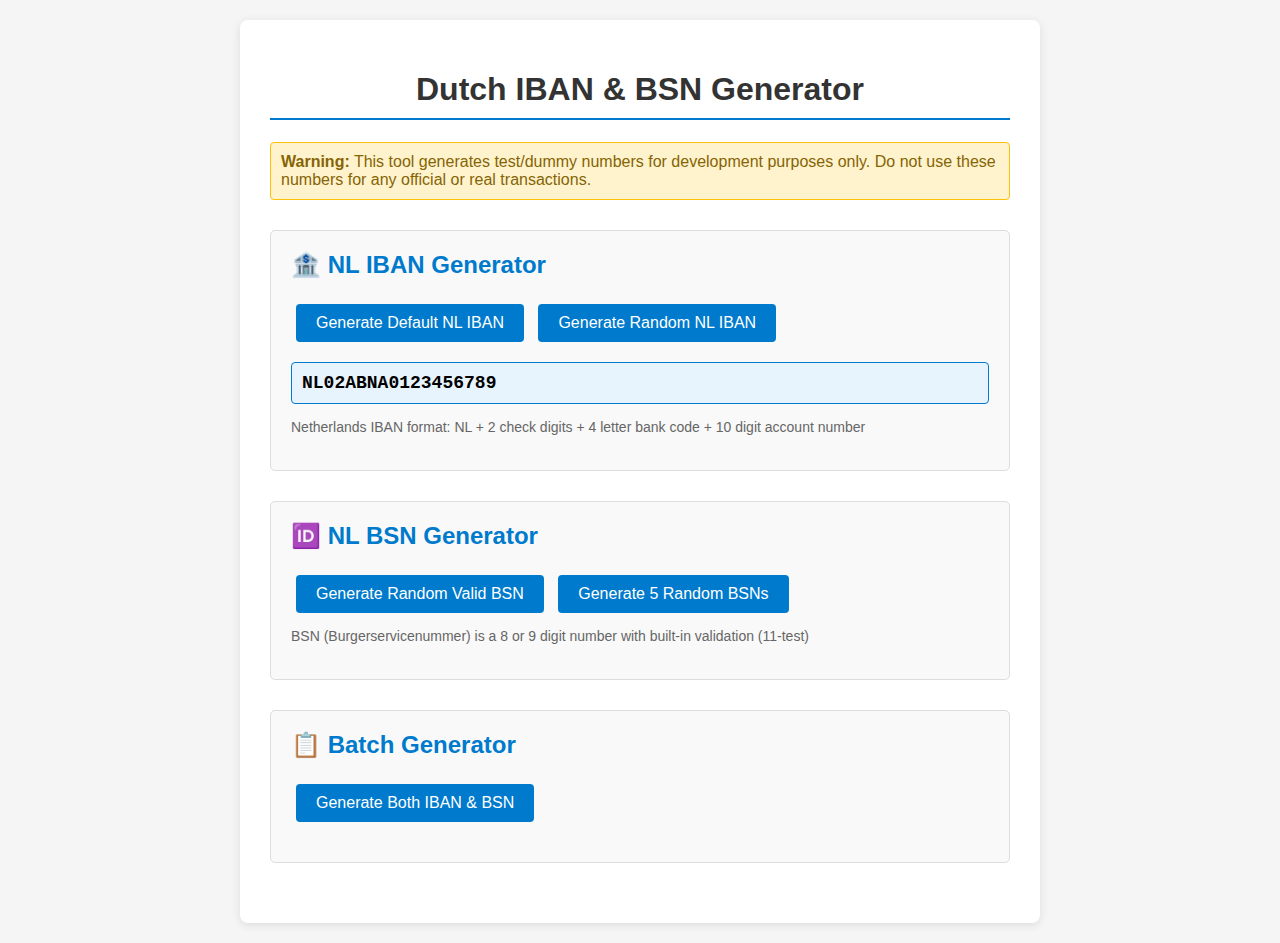
<file: HTML_Page/nl-generators.html>
<!DOCTYPE html>
<html lang="en">
<head>
    <meta charset="UTF-8">
    <meta name="viewport" content="width=device-width, initial-scale=1.0">
    <title>NL IBAN & BSN Generator</title>
    <style>
        body {
            font-family: Arial, sans-serif;
            max-width: 800px;
            margin: 0 auto;
            padding: 20px;
            background-color: #f5f5f5;
        }
        .container {
            background-color: white;
            padding: 30px;
            border-radius: 8px;
            box-shadow: 0 2px 10px rgba(0,0,0,0.1);
        }
        h1 {
            color: #333;
            text-align: center;
            border-bottom: 2px solid #007acc;
            padding-bottom: 10px;
        }
        .section {
            margin: 30px 0;
            padding: 20px;
            border: 1px solid #ddd;
            border-radius: 5px;
            background-color: #f9f9f9;
        }
        .section h2 {
            color: #007acc;
            margin-top: 0;
        }
        .generator-group {
            margin: 15px 0;
        }
        button {
            background-color: #007acc;
            color: white;
            border: none;
            padding: 10px 20px;
            border-radius: 4px;
            cursor: pointer;
            font-size: 16px;
            margin: 5px;
        }
        button:hover {
            background-color: #005a99;
        }
        .result {
            margin: 15px 0;
            padding: 10px;
            background-color: #e8f4fd;
            border: 1px solid #007acc;
            border-radius: 4px;
            font-family: 'Courier New', monospace;
            font-size: 18px;
            font-weight: bold;
        }
        .info {
            font-size: 14px;
            color: #666;
            margin-top: 10px;
        }
        .warning {
            background-color: #fff3cd;
            border: 1px solid #ffc107;
            color: #856404;
            padding: 10px;
            border-radius: 4px;
            margin: 10px 0;
        }
    </style>
</head>
<body>
    <div class="container">
        <h1>Dutch IBAN & BSN Generator</h1>
        
        <div class="warning">
            <strong>Warning:</strong> This tool generates test/dummy numbers for development purposes only. 
            Do not use these numbers for any official or real transactions.
        </div>

        <div class="section">
            <h2>🏦 NL IBAN Generator</h2>
            <div class="generator-group">
                <button onclick="generateDefaultIBAN()">Generate Default NL IBAN</button>
                <button onclick="generateRandomIBAN()">Generate Random NL IBAN</button>
                <div id="ibanResult" class="result" style="display:none;"></div>
                <div class="info">
                    Netherlands IBAN format: NL + 2 check digits + 4 letter bank code + 10 digit account number
                </div>
            </div>
        </div>

        <div class="section">
            <h2>🆔 NL BSN Generator</h2>
            <div class="generator-group">
                <button onclick="generateRandomBSN()">Generate Random Valid BSN</button>
                <button onclick="generateMultipleBSN()">Generate 5 Random BSNs</button>
                <div id="bsnResult" class="result" style="display:none;"></div>
                <div class="info">
                    BSN (Burgerservicenummer) is a 8 or 9 digit number with built-in validation (11-test)
                </div>
            </div>
        </div>

        <div class="section">
            <h2>📋 Batch Generator</h2>
            <div class="generator-group">
                <button onclick="generateBatch()">Generate Both IBAN & BSN</button>
                <div id="batchResult" class="result" style="display:none;"></div>
            </div>
        </div>
    </div>

    <script>
        // Dutch bank codes for IBAN generation
        const dutchBankCodes = [
            'ABNA', 'RABO', 'INGB', 'BUNQ', 'ASNB', 'TRIO', 'SNSB', 'KNAB'
        ];

        // Calculate IBAN check digits
        function calculateIBANCheckDigits(countryCode, bankCode, accountNumber) {
            // Move country code and check digits to the end
            const rearranged = bankCode + accountNumber + countryCode + '00';
            
            // Replace letters with numbers (A=10, B=11, ..., Z=35)
            let numericString = '';
            for (let char of rearranged) {
                if (char >= 'A' && char <= 'Z') {
                    numericString += (char.charCodeAt(0) - 55).toString();
                } else {
                    numericString += char;
                }
            }
            
            // Calculate mod 97
            let remainder = 0;
            for (let i = 0; i < numericString.length; i++) {
                remainder = (remainder * 10 + parseInt(numericString[i])) % 97;
            }
            
            const checkDigits = 98 - remainder;
            return checkDigits.toString().padStart(2, '0');
        }

        // Generate default NL IBAN
        function generateDefaultIBAN() {
            const bankCode = 'ABNA';
            const accountNumber = '0123456789';
            const checkDigits = calculateIBANCheckDigits('NL', bankCode, accountNumber);
            const iban = `NL${checkDigits}${bankCode}${accountNumber}`;
            
            document.getElementById('ibanResult').innerHTML = iban;
            document.getElementById('ibanResult').style.display = 'block';
        }

        // Generate random NL IBAN
        function generateRandomIBAN() {
            const bankCode = dutchBankCodes[Math.floor(Math.random() * dutchBankCodes.length)];
            const accountNumber = Math.floor(Math.random() * 10000000000).toString().padStart(10, '0');
            const checkDigits = calculateIBANCheckDigits('NL', bankCode, accountNumber);
            const iban = `NL${checkDigits}${bankCode}${accountNumber}`;
            
            document.getElementById('ibanResult').innerHTML = iban;
            document.getElementById('ibanResult').style.display = 'block';
        }

        // Validate BSN using 11-test
        function validateBSN(bsn) {
            const digits = bsn.toString().split('').map(d => parseInt(d));
            if (digits.length !== 8 && digits.length !== 9) return false;
            
            let sum = 0;
            for (let i = 0; i < digits.length - 1; i++) {
                sum += digits[i] * (digits.length - i);
            }
            
            const lastDigit = digits[digits.length - 1];
            const remainder = sum % 11;
            
            return remainder === lastDigit && remainder !== 10;
        }

        // Generate random valid BSN
        function generateValidBSN() {
            let attempts = 0;
            while (attempts < 1000) {
                // Generate 8 or 9 digit number
                const isNineDigits = Math.random() > 0.3; // 70% chance for 9 digits
                const length = isNineDigits ? 9 : 8;
                
                // First digit cannot be 0 for 9-digit BSN
                const firstDigit = isNineDigits ? Math.floor(Math.random() * 9) + 1 : Math.floor(Math.random() * 10);
                
                let bsn = firstDigit.toString();
                for (let i = 1; i < length; i++) {
                    bsn += Math.floor(Math.random() * 10).toString();
                }
                
                if (validateBSN(bsn)) {
                    return bsn;
                }
                attempts++;
            }
            
            // Fallback: generate a known valid BSN structure
            return generateKnownValidBSN();
        }

        // Generate a BSN using known valid structure
        function generateKnownValidBSN() {
            const isNineDigits = Math.random() > 0.3;
            const length = isNineDigits ? 9 : 8;
            
            let digits = [];
            
            // Generate first n-1 digits
            for (let i = 0; i < length - 1; i++) {
                if (i === 0 && length === 9) {
                    digits.push(Math.floor(Math.random() * 9) + 1); // First digit 1-9 for 9-digit BSN
                } else {
                    digits.push(Math.floor(Math.random() * 10));
                }
            }
            
            // Calculate the check digit
            let sum = 0;
            for (let i = 0; i < digits.length; i++) {
                sum += digits[i] * (length - i);
            }
            
            const checkDigit = sum % 11;
            if (checkDigit < 10) {
                digits.push(checkDigit);
                return digits.join('');
            } else {
                // If check digit would be 10, modify the last regular digit
                if (digits[digits.length - 1] > 0) {
                    digits[digits.length - 1]--;
                    sum -= 1;
                    const newCheckDigit = sum % 11;
                    digits.push(newCheckDigit);
                    return digits.join('');
                } else {
                    // Recursive call if we can't easily fix it
                    return generateKnownValidBSN();
                }
            }
        }

        // Generate single BSN
        function generateRandomBSN() {
            const bsn = generateValidBSN();
            document.getElementById('bsnResult').innerHTML = bsn;
            document.getElementById('bsnResult').style.display = 'block';
        }

        // Generate multiple BSNs
        function generateMultipleBSN() {
            const bsns = [];
            for (let i = 0; i < 5; i++) {
                bsns.push(generateValidBSN());
            }
            document.getElementById('bsnResult').innerHTML = bsns.join('<br>');
            document.getElementById('bsnResult').style.display = 'block';
        }

        // Generate both IBAN and BSN
        function generateBatch() {
            const bankCode = dutchBankCodes[Math.floor(Math.random() * dutchBankCodes.length)];
            const accountNumber = Math.floor(Math.random() * 10000000000).toString().padStart(10, '0');
            const checkDigits = calculateIBANCheckDigits('NL', bankCode, accountNumber);
            const iban = `NL${checkDigits}${bankCode}${accountNumber}`;
            
            const bsn = generateValidBSN();
            
            document.getElementById('batchResult').innerHTML = 
                `<strong>IBAN:</strong> ${iban}<br><strong>BSN:</strong> ${bsn}`;
            document.getElementById('batchResult').style.display = 'block';
        }

        // Initialize with a default IBAN on page load
        window.onload = function() {
            generateDefaultIBAN();
        };
    </script>
</body>
</html>
</file>
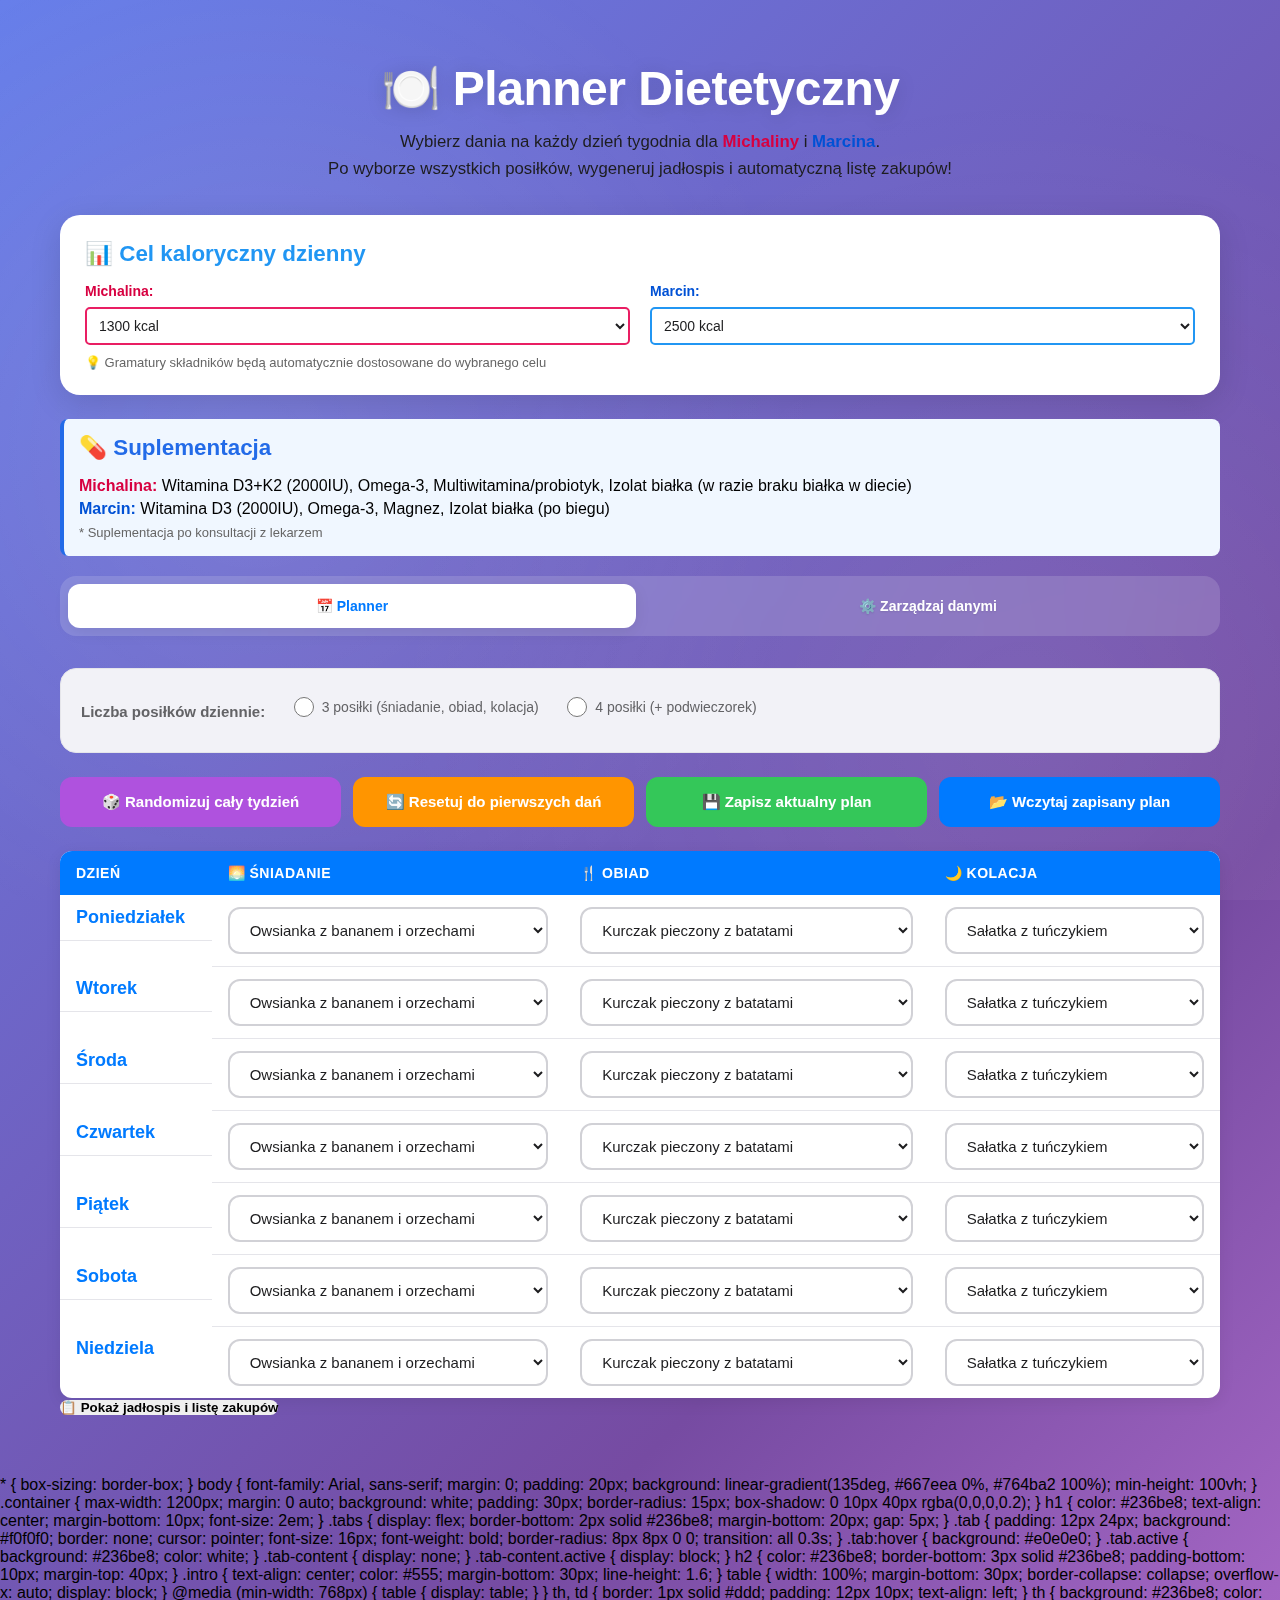
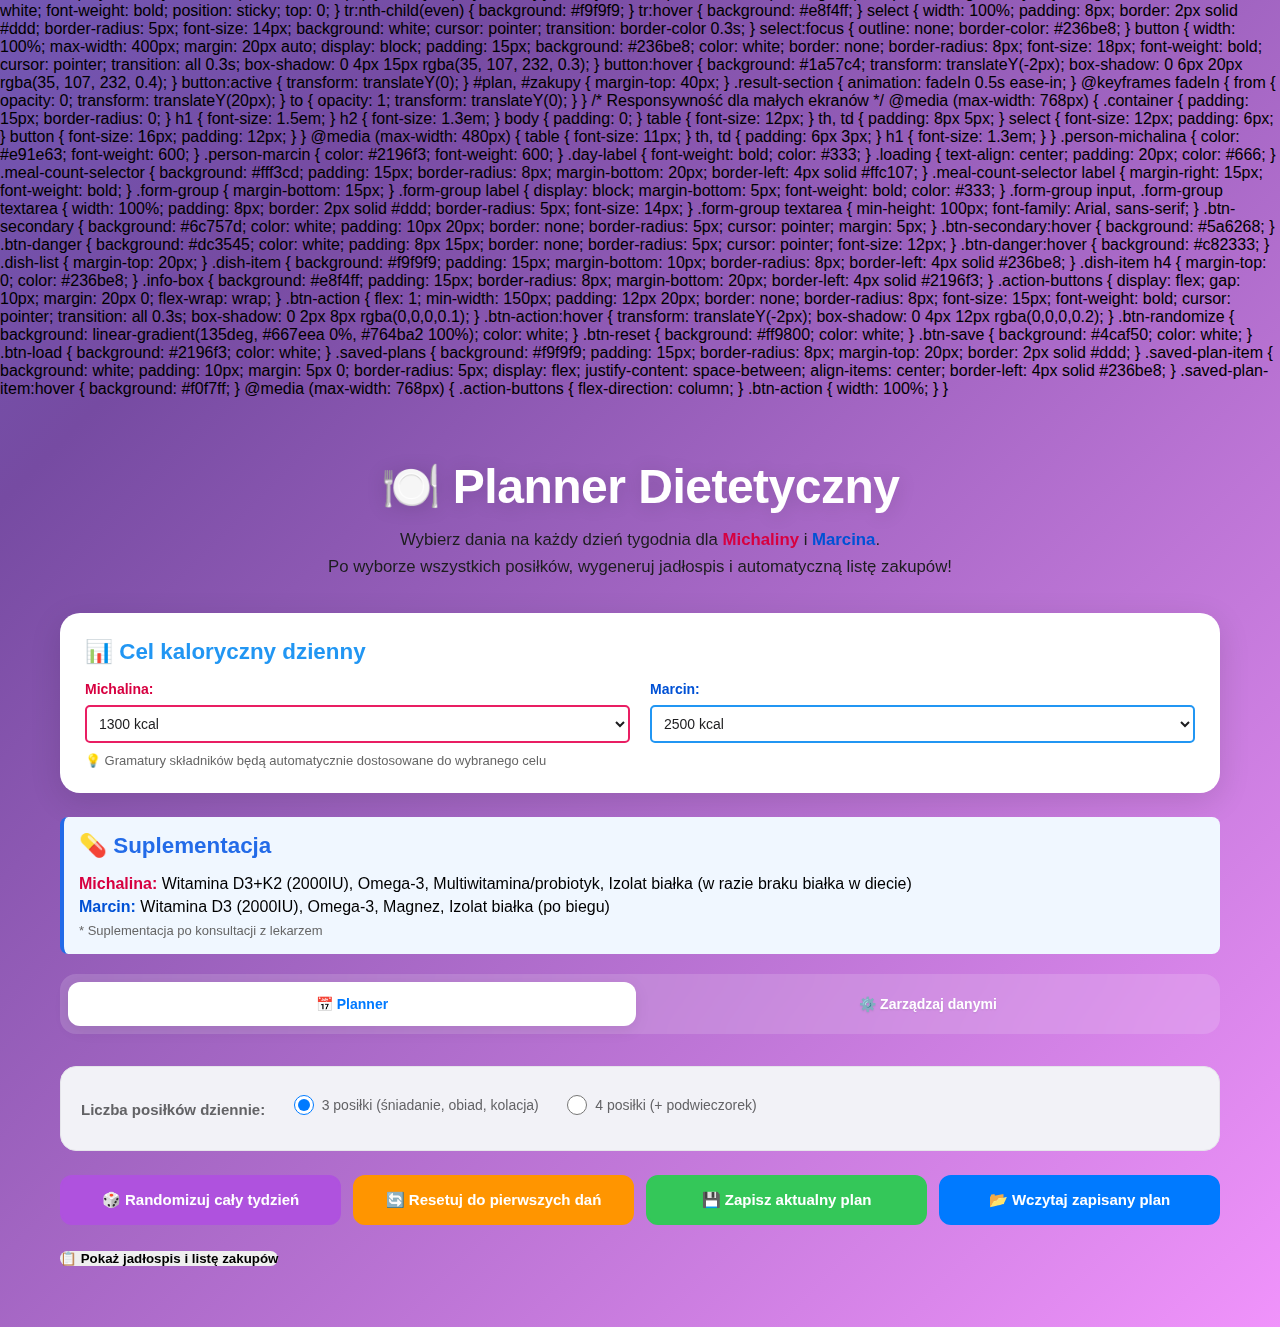
<file: MealPlannerHTML/index_backup.html>
<!DOCTYPE html>
<html lang="pl">
<head>
<meta charset="UTF-8">
<meta name="viewport" content="width=device-width, initial-scale=1.0">
<title>Planner Tygodniowy – Jadłospis Dynamiczny</title>
<link rel="stylesheet" href="styles.css">
</head>
<body>
<div class="container">
  <h1>🍽️ Planner Dietetyczny</h1>
  <p class="intro">Wybierz dania na każdy dzień tygodnia dla <span class="person-michalina">Michaliny</span> i <span class="person-marcin">Marcina</span>.<br>
  Po wyborze wszystkich posiłków, wygeneruj jadłospis i automatyczną listę zakupów!</p>
  
  <div class="info-box">
    <h3 style="margin-top: 0; color: #2196f3;">📊 Cel kaloryczny dzienny</h3>
    <div style="display: flex; gap: 20px; flex-wrap: wrap; margin-top: 15px;">
      <div style="flex: 1; min-width: 200px;">
        <label style="display: block; margin-bottom: 8px;"><strong class="person-michalina">Michalina:</strong></label>
        <select id="caloriesMichalina" onchange="updateCalories()" style="width: 100%; padding: 8px; border: 2px solid #e91e63; border-radius: 5px; font-size: 14px;">
          <option value="1000">1000 kcal</option>
          <option value="1300" selected>1300 kcal</option>
          <option value="1500">1500 kcal</option>
          <option value="1800">1800 kcal</option>
          <option value="2000">2000 kcal</option>
          <option value="2500">2500 kcal</option>
        </select>
      </div>
      <div style="flex: 1; min-width: 200px;">
        <label style="display: block; margin-bottom: 8px;"><strong class="person-marcin">Marcin:</strong></label>
        <select id="caloriesMarcin" onchange="updateCalories()" style="width: 100%; padding: 8px; border: 2px solid #2196f3; border-radius: 5px; font-size: 14px;">
          <option value="1500">1500 kcal</option>
          <option value="2000">2000 kcal</option>
          <option value="2500" selected>2500 kcal</option>
          <option value="3000">3000 kcal</option>
        </select>
      </div>
    </div>
    <small style="color: #666; display: block; margin-top: 10px;">💡 Gramatury składników będą automatycznie dostosowane do wybranego celu</small>
  </div>
  
  <div style="background: #f0f7ff; padding: 15px; border-radius: 8px; margin-bottom: 20px; border-left: 4px solid #236be8;">
    <h3 style="margin-top: 0; color: #236be8;">💊 Suplementacja</h3>
    <p style="margin: 5px 0;"><strong class="person-michalina">Michalina:</strong> Witamina D3+K2 (2000IU), Omega-3, Multiwitamina/probiotyk, Izolat białka (w razie braku białka w diecie)</p>
    <p style="margin: 5px 0;"><strong class="person-marcin">Marcin:</strong> Witamina D3 (2000IU), Omega-3, Magnez, Izolat białka (po biegu)</p>
    <small style="color: #666;">* Suplementacja po konsultacji z lekarzem</small>
  </div>

  <div class="tabs">
    <button class="tab active" onclick="switchTab('planner')">📅 Planner</button>
    <button class="tab" onclick="switchTab('manage')">⚙️ Zarządzaj danymi</button>
  </div>

  <div id="planner-tab" class="tab-content active">
    <div class="meal-count-selector">
      <label>Liczba posiłków dziennie:</label>
      <label><input type="radio" name="mealCount" value="3" checked onchange="updateMealCount()"> 3 posiłki (śniadanie, obiad, kolacja)</label>
      <label><input type="radio" name="mealCount" value="4" onchange="updateMealCount()"> 4 posiłki (+ podwieczorek)</label>
    </div>
    
    <div class="action-buttons">
      <button class="btn-action btn-randomize" onclick="randomizujPlan()">🎲 Randomizuj cały tydzień</button>
      <button class="btn-action btn-reset" onclick="resetujPlan()">🔄 Resetuj do pierwszych dań</button>
      <button class="btn-action btn-save" onclick="zapiszPlan()">💾 Zapisz aktualny plan</button>
      <button class="btn-action btn-load" onclick="toggleSavedPlans()">📂 Wczytaj zapisany plan</button>
    </div>
    
    <div id="savedPlansSection" style="display: none;" class="saved-plans">
      <h3 style="margin-top: 0;">📋 Zapisane plany:</h3>
      <div id="savedPlansList"></div>
    </div>

    <div id="dropdowns"></div>
    <button onclick="generujPlan()">📋 Pokaż jadłospis i listę zakupów</button>

    <div id="plan"></div>
    <div id="zakupy"></div>
  </div>

  <div id="manage-tab" class="tab-content">
    <h2>⚙️ Zarządzaj bazą dań</h2>
    
    <div style="background: #fff; padding: 20px; border-radius: 8px; border: 2px solid #ddd; margin-bottom: 20px;">
      <h3>➕ Dodaj nowe danie</h3>
      <div class="form-group">
        <label>Typ posiłku:</label>
        <select id="newDishType" style="width: 100%;">
          <option value="śniadanie">Śniadanie</option>
          <option value="obiad">Obiad</option>
          <option value="kolacja">Kolacja</option>
          <option value="podwieczorek">Podwieczorek</option>
        </select>
      </div>
      <div class="form-group">
        <label>Nazwa dania:</label>
        <input type="text" id="newDishName" placeholder="np. Owsianka z owocami">
      </div>
      <div class="form-group">
        <label>Przepis (opcjonalnie):</label>
        <textarea id="newDishRecipe" placeholder="Wpisz przepis krok po kroku..."></textarea>
      </div>
      <div class="form-group">
        <label>Składniki (JSON format): [Produkt, gramatura Michalina, gramatura Marcin]</label>
        <textarea id="newDishIngredients" placeholder="{
  'Płatki owsiane': [40, 70],
  'Mleko 2%': [120, 200],
  'Banan': [60, 100]
}"></textarea>
      </div>
      <button onclick="addNewDish()" style="width: 100%; background: #28a745; color: white; padding: 12px; border: none; border-radius: 5px; font-size: 16px; cursor: pointer; font-weight: bold;">✅ Dodaj danie</button>
    </div>

    <h3>📋 Lista wszystkich dań</h3>
    <div id="dishList" class="dish-list"></div>
  </div>
</div>

<script src="data.js"></script>
<script src="script.js"></script>
</body>
</html>
  * {
    box-sizing: border-box;
  }
  
  body { 
    font-family: Arial, sans-serif; 
    margin: 0;
    padding: 20px;
    background: linear-gradient(135deg, #667eea 0%, #764ba2 100%);
    min-height: 100vh;
  }
  
  .container {
    max-width: 1200px;
    margin: 0 auto;
    background: white;
    padding: 30px;
    border-radius: 15px;
    box-shadow: 0 10px 40px rgba(0,0,0,0.2);
  }
  
  h1 { 
    color: #236be8; 
    text-align: center;
    margin-bottom: 10px;
    font-size: 2em;
  }
  
  .tabs {
    display: flex;
    border-bottom: 2px solid #236be8;
    margin-bottom: 20px;
    gap: 5px;
  }
  
  .tab {
    padding: 12px 24px;
    background: #f0f0f0;
    border: none;
    cursor: pointer;
    font-size: 16px;
    font-weight: bold;
    border-radius: 8px 8px 0 0;
    transition: all 0.3s;
  }
  
  .tab:hover {
    background: #e0e0e0;
  }
  
  .tab.active {
    background: #236be8;
    color: white;
  }
  
  .tab-content {
    display: none;
  }
  
  .tab-content.active {
    display: block;
  }
  
  h2 { 
    color: #236be8; 
    border-bottom: 3px solid #236be8;
    padding-bottom: 10px;
    margin-top: 40px;
  }
  
  .intro {
    text-align: center;
    color: #555;
    margin-bottom: 30px;
    line-height: 1.6;
  }
  
  table { 
    width: 100%;
    margin-bottom: 30px; 
    border-collapse: collapse;
    overflow-x: auto;
    display: block;
  }
  
  @media (min-width: 768px) {
    table {
      display: table;
    }
  }
  
  th, td { 
    border: 1px solid #ddd; 
    padding: 12px 10px;
    text-align: left;
  }
  
  th {
    background: #236be8;
    color: white;
    font-weight: bold;
    position: sticky;
    top: 0;
  }
  
  tr:nth-child(even) {
    background: #f9f9f9;
  }
  
  tr:hover {
    background: #e8f4ff;
  }
  
  select {
    width: 100%;
    padding: 8px;
    border: 2px solid #ddd;
    border-radius: 5px;
    font-size: 14px;
    background: white;
    cursor: pointer;
    transition: border-color 0.3s;
  }
  
  select:focus {
    outline: none;
    border-color: #236be8;
  }
  
  button { 
    width: 100%;
    max-width: 400px;
    margin: 20px auto;
    display: block;
    padding: 15px;
    background: #236be8;
    color: white;
    border: none;
    border-radius: 8px;
    font-size: 18px;
    font-weight: bold;
    cursor: pointer;
    transition: all 0.3s;
    box-shadow: 0 4px 15px rgba(35, 107, 232, 0.3);
  }
  
  button:hover {
    background: #1a57c4;
    transform: translateY(-2px);
    box-shadow: 0 6px 20px rgba(35, 107, 232, 0.4);
  }
  
  button:active {
    transform: translateY(0);
  }
  
  #plan, #zakupy {
    margin-top: 40px;
  }
  
  .result-section {
    animation: fadeIn 0.5s ease-in;
  }
  
  @keyframes fadeIn {
    from { opacity: 0; transform: translateY(20px); }
    to { opacity: 1; transform: translateY(0); }
  }
  
  /* Responsywność dla małych ekranów */
  @media (max-width: 768px) {
    .container {
      padding: 15px;
      border-radius: 0;
    }
    
    h1 {
      font-size: 1.5em;
    }
    
    h2 {
      font-size: 1.3em;
    }
    
    body {
      padding: 0;
    }
    
    table {
      font-size: 12px;
    }
    
    th, td {
      padding: 8px 5px;
    }
    
    select {
      font-size: 12px;
      padding: 6px;
    }
    
    button {
      font-size: 16px;
      padding: 12px;
    }
  }
  
  @media (max-width: 480px) {
    table {
      font-size: 11px;
    }
    
    th, td {
      padding: 6px 3px;
    }
    
    h1 {
      font-size: 1.3em;
    }
  }
  
  .person-michalina {
    color: #e91e63;
    font-weight: 600;
  }
  
  .person-marcin {
    color: #2196f3;
    font-weight: 600;
  }
  
  .day-label {
    font-weight: bold;
    color: #333;
  }
  
  .loading {
    text-align: center;
    padding: 20px;
    color: #666;
  }
  
  .meal-count-selector {
    background: #fff3cd;
    padding: 15px;
    border-radius: 8px;
    margin-bottom: 20px;
    border-left: 4px solid #ffc107;
  }
  
  .meal-count-selector label {
    margin-right: 15px;
    font-weight: bold;
  }
  
  .form-group {
    margin-bottom: 15px;
  }
  
  .form-group label {
    display: block;
    margin-bottom: 5px;
    font-weight: bold;
    color: #333;
  }
  
  .form-group input, .form-group textarea {
    width: 100%;
    padding: 8px;
    border: 2px solid #ddd;
    border-radius: 5px;
    font-size: 14px;
  }
  
  .form-group textarea {
    min-height: 100px;
    font-family: Arial, sans-serif;
  }
  
  .btn-secondary {
    background: #6c757d;
    color: white;
    padding: 10px 20px;
    border: none;
    border-radius: 5px;
    cursor: pointer;
    margin: 5px;
  }
  
  .btn-secondary:hover {
    background: #5a6268;
  }
  
  .btn-danger {
    background: #dc3545;
    color: white;
    padding: 8px 15px;
    border: none;
    border-radius: 5px;
    cursor: pointer;
    font-size: 12px;
  }
  
  .btn-danger:hover {
    background: #c82333;
  }
  
  .dish-list {
    margin-top: 20px;
  }
  
  .dish-item {
    background: #f9f9f9;
    padding: 15px;
    margin-bottom: 10px;
    border-radius: 8px;
    border-left: 4px solid #236be8;
  }
  
  .dish-item h4 {
    margin-top: 0;
    color: #236be8;
  }
  
  .info-box {
    background: #e8f4ff;
    padding: 15px;
    border-radius: 8px;
    margin-bottom: 20px;
    border-left: 4px solid #2196f3;
  }
  
  .action-buttons {
    display: flex;
    gap: 10px;
    margin: 20px 0;
    flex-wrap: wrap;
  }
  
  .btn-action {
    flex: 1;
    min-width: 150px;
    padding: 12px 20px;
    border: none;
    border-radius: 8px;
    font-size: 15px;
    font-weight: bold;
    cursor: pointer;
    transition: all 0.3s;
    box-shadow: 0 2px 8px rgba(0,0,0,0.1);
  }
  
  .btn-action:hover {
    transform: translateY(-2px);
    box-shadow: 0 4px 12px rgba(0,0,0,0.2);
  }
  
  .btn-randomize {
    background: linear-gradient(135deg, #667eea 0%, #764ba2 100%);
    color: white;
  }
  
  .btn-reset {
    background: #ff9800;
    color: white;
  }
  
  .btn-save {
    background: #4caf50;
    color: white;
  }
  
  .btn-load {
    background: #2196f3;
    color: white;
  }
  
  .saved-plans {
    background: #f9f9f9;
    padding: 15px;
    border-radius: 8px;
    margin-top: 20px;
    border: 2px solid #ddd;
  }
  
  .saved-plan-item {
    background: white;
    padding: 10px;
    margin: 5px 0;
    border-radius: 5px;
    display: flex;
    justify-content: space-between;
    align-items: center;
    border-left: 4px solid #236be8;
  }
  
  .saved-plan-item:hover {
    background: #f0f7ff;
  }
  
  @media (max-width: 768px) {
    .action-buttons {
      flex-direction: column;
    }
    
    .btn-action {
      width: 100%;
    }
  }
</style>
</head>
<body>
<div class="container">
  <h1>🍽️ Planner Dietetyczny</h1>
  <p class="intro">Wybierz dania na każdy dzień tygodnia dla <span class="person-michalina">Michaliny</span> i <span class="person-marcin">Marcina</span>.<br>
  Po wyborze wszystkich posiłków, wygeneruj jadłospis i automatyczną listę zakupów!</p>
  
  <div class="info-box">
    <h3 style="margin-top: 0; color: #2196f3;">📊 Cel kaloryczny dzienny</h3>
    <div style="display: flex; gap: 20px; flex-wrap: wrap; margin-top: 15px;">
      <div style="flex: 1; min-width: 200px;">
        <label style="display: block; margin-bottom: 8px;"><strong class="person-michalina">Michalina:</strong></label>
        <select id="caloriesMichalina" onchange="updateCalories()" style="width: 100%; padding: 8px; border: 2px solid #e91e63; border-radius: 5px; font-size: 14px;">
          <option value="1000">1000 kcal</option>
          <option value="1300" selected>1300 kcal</option>
          <option value="1500">1500 kcal</option>
          <option value="1800">1800 kcal</option>
          <option value="2000">2000 kcal</option>
          <option value="2500">2500 kcal</option>
        </select>
      </div>
      <div style="flex: 1; min-width: 200px;">
        <label style="display: block; margin-bottom: 8px;"><strong class="person-marcin">Marcin:</strong></label>
        <select id="caloriesMarcin" onchange="updateCalories()" style="width: 100%; padding: 8px; border: 2px solid #2196f3; border-radius: 5px; font-size: 14px;">
          <option value="1500">1500 kcal</option>
          <option value="2000">2000 kcal</option>
          <option value="2500" selected>2500 kcal</option>
          <option value="3000">3000 kcal</option>
        </select>
      </div>
    </div>
    <small style="color: #666; display: block; margin-top: 10px;">💡 Gramatury składników będą automatycznie dostosowane do wybranego celu</small>
  </div>
  
  <div style="background: #f0f7ff; padding: 15px; border-radius: 8px; margin-bottom: 20px; border-left: 4px solid #236be8;">
    <h3 style="margin-top: 0; color: #236be8;">💊 Suplementacja</h3>
    <p style="margin: 5px 0;"><strong class="person-michalina">Michalina:</strong> Witamina D3+K2 (2000IU), Omega-3, Multiwitamina/probiotyk, Izolat białka (w razie braku białka w diecie)</p>
    <p style="margin: 5px 0;"><strong class="person-marcin">Marcin:</strong> Witamina D3 (2000IU), Omega-3, Magnez, Izolat białka (po biegu)</p>
    <small style="color: #666;">* Suplementacja po konsultacji z lekarzem</small>
  </div>

  <div class="tabs">
    <button class="tab active" onclick="switchTab('planner')">📅 Planner</button>
    <button class="tab" onclick="switchTab('manage')">⚙️ Zarządzaj danymi</button>
  </div>

  <div id="planner-tab" class="tab-content active">
    <div class="meal-count-selector">
      <label>Liczba posiłków dziennie:</label>
      <label><input type="radio" name="mealCount" value="3" checked onchange="updateMealCount()"> 3 posiłki (śniadanie, obiad, kolacja)</label>
      <label><input type="radio" name="mealCount" value="4" onchange="updateMealCount()"> 4 posiłki (+ podwieczorek)</label>
    </div>
    
    <div class="action-buttons">
      <button class="btn-action btn-randomize" onclick="randomizujPlan()">🎲 Randomizuj cały tydzień</button>
      <button class="btn-action btn-reset" onclick="resetujPlan()">🔄 Resetuj do pierwszych dań</button>
      <button class="btn-action btn-save" onclick="zapiszPlan()">💾 Zapisz aktualny plan</button>
      <button class="btn-action btn-load" onclick="toggleSavedPlans()">📂 Wczytaj zapisany plan</button>
    </div>
    
    <div id="savedPlansSection" style="display: none;" class="saved-plans">
      <h3 style="margin-top: 0;">📋 Zapisane plany:</h3>
      <div id="savedPlansList"></div>
    </div>

    <div id="dropdowns"></div>
    <button onclick="generujPlan()">📋 Pokaż jadłospis i listę zakupów</button>

    <div id="plan"></div>
    <div id="zakupy"></div>
  </div>

  <div id="manage-tab" class="tab-content">
    <h2>⚙️ Zarządzaj bazą dań</h2>
    
    <div style="background: #fff; padding: 20px; border-radius: 8px; border: 2px solid #ddd; margin-bottom: 20px;">
      <h3>➕ Dodaj nowe danie</h3>
      <div class="form-group">
        <label>Typ posiłku:</label>
        <select id="newDishType" style="width: 100%;">
          <option value="śniadanie">Śniadanie</option>
          <option value="obiad">Obiad</option>
          <option value="kolacja">Kolacja</option>
          <option value="podwieczorek">Podwieczorek</option>
        </select>
      </div>
      <div class="form-group">
        <label>Nazwa dania:</label>
        <input type="text" id="newDishName" placeholder="np. Owsianka z owocami">
      </div>
      <div class="form-group">
        <label>Przepis (opcjonalnie):</label>
        <textarea id="newDishRecipe" placeholder="Wpisz przepis krok po kroku..."></textarea>
      </div>
      <div class="form-group">
        <label>Składniki (JSON format): [Produkt, gramatura Michalina, gramatura Marcin]</label>
        <textarea id="newDishIngredients" placeholder="{
  'Płatki owsiane': [40, 70],
  'Mleko 2%': [120, 200],
  'Banan': [60, 100]
}"></textarea>
      </div>
      <button onclick="addNewDish()" style="width: 100%; background: #28a745; color: white; padding: 12px; border: none; border-radius: 5px; font-size: 16px; cursor: pointer; font-weight: bold;">✅ Dodaj danie</button>
    </div>

    <h3>📋 Lista wszystkich dań</h3>
    <div id="dishList" class="dish-list"></div>
  </div>
</div>

<script>
// ---------- BAZA DAŃ ----------
const dania = {
  "śniadanie": [
    {
      nazwa: "Owsianka z bananem i orzechami",
      skladniki: {'Płatki owsiane': [40,70],'Mleko 2%': [120,200],'Banan': [60,100],'Orzechy włoskie':[5,10],'Izolat białka':[0,20]}
    },
    {
      nazwa: "Jajecznica z papryką",
      skladniki: {'Jajka': [2,3],'Papryka':[40,80],'Chleb pełnoziarnisty':[40,80],'Masło':[5,10]}
    },
    {
      nazwa: "Musli z jogurtem greckim i jagodami",
      skladniki: {'Musli': [40,70],'Jogurt grecki': [100,200],'Maliny/jagody mrożone': [50,100]}
    },
    {
      nazwa: "Kanapka z kurczakiem",
      skladniki: {'Kurczak gotowany':[40,70],'Sałata':[20,40],'Pomidor':[40,80],'Pieczywo pełnoziarniste':[40,80]}
    },
    {
      nazwa: "Musli z jogurtem i jabłkiem",
      skladniki: {'Musli': [40,70],'Jogurt naturalny': [100,200],'Jabłko': [60,120]}
    },
    {
      nazwa: "Jajecznica ze szczypiorkiem",
      skladniki: {'Jajka': [2,3],'Szczypiorek':[5,10],'Chleb pełnoziarnisty':[40,80],'Masło':[5,10]}
    },
    {
      nazwa: "Kasza jaglana z jogurtem i owocami",
      skladniki: {'Kasza jaglana': [40,70],'Jogurt naturalny': [100,200],'Śliwka/jabłko': [50,100],'Orzechy włoskie':[5,10]}
    }
  ],
  "obiad": [
    {
      nazwa: "Kurczak pieczony z batatami",
      skladniki: {'Pierś kurczaka':[120,170],'Bataty':[100,200],'Warzywa (mix)':[100,200],'Oliwa':[5,10]}
    },
    {
      nazwa: "Indyk z kaszą bulgur",
      skladniki: {'Filet z indyka':[120,170],'Kasza bulgur':[40,80],'Marchew':[40,70],'Brokuł':[60,100],'Oliwa':[5,10]}
    },
    {
      nazwa: "Kurczak z makaronem w passacie",
      skladniki: {'Pierś kurczaka':[120,170],'Makaron pełnoziarnisty':[40,80],'Cukinia':[40,80],'Papryka':[40,80],'Passata pomidorowa':[100,150]}
    },
    {
      nazwa: "Kurczak z kaszą jaglaną i marchewką",
      skladniki: {'Pierś z kurczaka':[120,170],'Kasza jaglana':[40,80],'Marchew':[40,80],'Passata pomidorowa':[80,120]}
    },
    {
      nazwa: "Kurczak z fasolką szparagową",
      skladniki: {'Pierś z kurczaka':[120,170],'Fasolka szparagowa':[80,130],'Ryż brązowy':[40,80],'Olej rzepakowy':[5,10]}
    },
    {
      nazwa: "Indyk pieczony z warzywami",
      skladniki: {'Indyk (pieczony filet)':[120,170],'Marchewka':[40,80],'Cukinia/papryka':[40,80],'Ziemniaki':[80,150],'Oliwa':[5,10]}
    },
    {
      nazwa: "Pulpeciki z indyka z ryżem",
      skladniki: {'Kulki/pulpeciki z indyka':[120,170],'Ryż':[40,80],'Warzywa do pieczenia (cukinia, marchew)':[80,150],'Oliwa':[5,10]}
    }
  ],
  "kolacja": [
    {
      nazwa: "Sałatka z tuńczykiem",
      skladniki: {'Tuńczyk w wodzie':[50,100],'Kukurydza':[25,50],'Papryka/ogórek':[50,100],'Sałata':[30,50],'Pieczywo pełnoziarniste':[40,80]}
    },
    {
      nazwa: "Twarożek ze szczypiorkiem",
      skladniki: {'Twarożek półtłusty':[80,150],'Szczypiorek':[5,10],'Rzodkiewka':[30,50],'Pieczywo żytnie':[40,80]}
    },
    {
      nazwa: "Sałatka z fetą",
      skladniki: {'Sałata rzymska':[40,80],'Feta':[20,40],'Pomidor':[40,80],'Pestki dyni':[5,10]}
    },
    {
      nazwa: "Stir fry warzywny z tofu",
      skladniki: {'Stir fry warzywny (warzywa mrożone)':[120,200],'Tofu naturalne':[60,120],'Oliwa':[5,10]}
    },
    {
      nazwa: "Wrap z pastą jajeczną",
      skladniki: {'Wrap pszenny pełnoziarnisty':[40,80],'Warzywa pokrojone':[60,120],'Pasta jajeczna':[60,120]}
    },
    {
      nazwa: "Wędzony łosoś z sałatką",
      skladniki: {'Wędzony łosoś':[40,80],'Sałata':[30,50],'Kukurydza':[25,50],'Pieczywo pełnoziarniste':[40,80]}
    },
    {
      nazwa: "Hummus z warzywami",
      skladniki: {'Hummus':[40,80],'Pomidor':[40,80],'Pieczywo chrupkie':[20,40]}
    }
  ],
  "podwieczorek": [
    {
      nazwa: "Owoce z orzechami",
      skladniki: {'Jabłko/gruszka': [80,120],'Orzechy włoskie':[10,20]}
    },
    {
      nazwa: "Jogurt z owocami",
      skladniki: {'Jogurt naturalny': [100,150],'Maliny/jagody':[50,80]}
    },
    {
      nazwa: "Batony proteinowe",
      skladniki: {'Baton proteinowy': [1,1]}
    }
  ]
};

let currentMealCount = 3;

// Bazowe wartości kalorii (do skalowania)
const BASE_CALORIES_MICHALINA = 1300;
const BASE_CALORIES_MARCIN = 2500;

let currentCaloriesMichalina = 1300;
let currentCaloriesMarcin = 2500;

// Funkcja skalowania gramatur
function scaleAmount(baseAmount, isForMarcin) {
  if(isForMarcin) {
    return Math.round(baseAmount * (currentCaloriesMarcin / BASE_CALORIES_MARCIN));
  } else {
    return Math.round(baseAmount * (currentCaloriesMichalina / BASE_CALORIES_MICHALINA));
  }
}

function updateCalories() {
  currentCaloriesMichalina = parseInt(document.getElementById('caloriesMichalina').value);
  currentCaloriesMarcin = parseInt(document.getElementById('caloriesMarcin').value);
  
  // Zapisz w localStorage
  localStorage.setItem('caloriesMichalina', currentCaloriesMichalina);
  localStorage.setItem('caloriesMarcin', currentCaloriesMarcin);
  
  // Odśwież wyświetlanie jeśli plan jest wygenerowany
  const planElement = document.getElementById('plan');
  if(planElement.innerHTML) {
    generujPlan();
  }
}

// Wczytaj zapisane kalorie
function loadSavedCalories() {
  const savedMichalina = localStorage.getItem('caloriesMichalina');
  const savedMarcin = localStorage.getItem('caloriesMarcin');
  
  if(savedMichalina) {
    currentCaloriesMichalina = parseInt(savedMichalina);
    document.getElementById('caloriesMichalina').value = savedMichalina;
  }
  
  if(savedMarcin) {
    currentCaloriesMarcin = parseInt(savedMarcin);
    document.getElementById('caloriesMarcin').value = savedMarcin;
  }
}

// ---------- TWORZENIE DROPDOWNÓW ----------
const dni = ["Poniedziałek","Wtorek","Środa","Czwartek","Piątek","Sobota","Niedziela"];
const dropdowns = document.getElementById("dropdowns");

function createDropdowns() {
  let posilki = currentMealCount === 3 ? 
    ["śniadanie","obiad","kolacja"] : 
    ["śniadanie","obiad","podwieczorek","kolacja"];
  
  let posilkiLabels = {
    "śniadanie": "🌅 Śniadanie",
    "obiad": "🍴 Obiad",
    "podwieczorek": "🍎 Podwieczorek",
    "kolacja": "🌙 Kolacja"
  };
  
  let html = "<table><tr><th>Dzień</th>";
  posilki.forEach(p => {
    html += "<th>"+posilkiLabels[p]+"</th>";
  });
  html += "</tr>";
  
  for(let i=0;i<dni.length;i++){
    html += "<tr><td class='day-label'>"+dni[i]+"</td>";
    posilki.forEach(posilek=>{
      html += "<td><select id='"+posilek+i+"'>";
      if(dania[posilek]) {
        dania[posilek].forEach((d,j)=>{
          html+="<option value='"+j+"'>"+d.nazwa+"</option>";
        });
      }
      html+="</select></td>";
    });
    html+="</tr>";
  }
  html+="</table>";
  dropdowns.innerHTML = html;
  
  // Dodaj event listenery
  setTimeout(() => {
    wczytajWybor();
    for(let i=0; i<dni.length; i++){
      posilki.forEach(posilek => {
        const el = document.getElementById(posilek+i);
        if(el) el.addEventListener('change', zapiszWybor);
      });
    }
  }, 100);
}

createDropdowns();

// ---------- GENEROWANIE PLANU I SHOPPING LIST ----------
function generujPlan(){
  let posilki = currentMealCount === 3 ? 
    ["śniadanie","obiad","kolacja"] : 
    ["śniadanie","obiad","podwieczorek","kolacja"];
    
  let plan = "<div class='result-section'><h2>📅 Jadłospis na tydzień</h2><table><tr><th>Dzień</th><th>Posiłek</th><th class='person-michalina'>Michalina</th><th class='person-marcin'>Marcin</th></tr>";
  let zakupy = {}; // sumowanie składników
  
  for(let i=0;i<dni.length;i++){
    posilki.forEach(posilek=>{
      let idx = +document.getElementById(posilek+i).value;
      let d = dania[posilek][idx];
      
      let posilekDisplay = posilek === "śniadanie" ? "🌅 Śniadanie" : 
                          posilek === "obiad" ? "🍴 Obiad" : 
                          posilek === "podwieczorek" ? "🍎 Podwieczorek" : "🌙 Kolacja";
      
      plan+="<tr><td class='day-label'>"+dni[i]+"</td><td><b>"+d.nazwa+"</b></td><td class='person-michalina'>";
      let skladM = [], skladMA = [];
      
      for (const [skladnik,[gramM,gramMA]] of Object.entries(d.skladniki)){
        // Sprawdź czy to sztuki czy gramy
        let jednostka = skladnik === "Jajka" || skladnik.includes("Baton") ? "szt" : "g";
        
        // Przeskaluj gramatury według wybranego celu kalorycznego
        let scaledM = jednostka === "szt" ? gramM : scaleAmount(gramM, false);
        let scaledMA = jednostka === "szt" ? gramMA : scaleAmount(gramMA, true);
        
        skladM.push(skladnik+": "+scaledM+jednostka);
        skladMA.push(skladnik+": "+scaledMA+jednostka);
        
        // dodaj do listy zakupów
        zakupy[skladnik] = zakupy[skladnik] || {michalina:0, marcin:0, jednostka: jednostka};
        zakupy[skladnik].michalina += scaledM;
        zakupy[skladnik].marcin += scaledMA;
      }
      plan+=skladM.join(", ")+"</td><td class='person-marcin'>"+skladMA.join(", ")+"</td></tr>";
    });
  }
  plan+="</table></div>";

  // Generowanie listy zakupów
  let zakHTML = "<div class='result-section'><h2>🛒 Lista zakupów na tydzień</h2><table><tr><th>Produkt</th><th class='person-michalina'>Michalina</th><th class='person-marcin'>Marcin</th><th>RAZEM</th></tr>";
  
  // Sortuj alfabetycznie
  const sortedProducts = Object.keys(zakupy).sort();
  
  for(const prod of sortedProducts){
    const data = zakupy[prod];
    const suma = data.michalina + data.marcin;
    zakHTML+="<tr><td><b>"+prod+"</b></td><td class='person-michalina'>"+data.michalina+" "+data.jednostka+"</td><td class='person-marcin'>"+data.marcin+" "+data.jednostka+"</td><td><b>"+suma+" "+data.jednostka+"</b></td></tr>";
  }
  zakHTML+="</table></div>";

  document.getElementById("plan").innerHTML = plan;
  document.getElementById("zakupy").innerHTML = zakHTML;
  
  // Smooth scroll do wyników
  setTimeout(() => {
    document.getElementById("plan").scrollIntoView({ behavior: 'smooth', block: 'start' });
  }, 100);
}

// Automatyczne zapisywanie wyboru w localStorage
function zapiszWybor() {
  const wybor = {};
  let posilki = currentMealCount === 3 ? 
    ["śniadanie","obiad","kolacja"] : 
    ["śniadanie","obiad","podwieczorek","kolacja"];
  
  for(let i=0; i<dni.length; i++){
    wybor[i] = {};
    posilki.forEach(posilek => {
      const el = document.getElementById(posilek+i);
      if(el) wybor[i][posilek] = el.value;
    });
  }
  localStorage.setItem('plannerWybor', JSON.stringify(wybor));
  localStorage.setItem('plannerMealCount', currentMealCount);
}

function wczytajWybor() {
  const zapisany = localStorage.getItem('plannerWybor');
  const savedMealCount = localStorage.getItem('plannerMealCount');
  
  if(savedMealCount) {
    currentMealCount = parseInt(savedMealCount);
    document.querySelector(`input[name="mealCount"][value="${currentMealCount}"]`).checked = true;
  }
  
  if(zapisany) {
    const wybor = JSON.parse(zapisany);
    let posilki = currentMealCount === 3 ? 
      ["śniadanie","obiad","kolacja"] : 
      ["śniadanie","obiad","podwieczorek","kolacja"];
    
    for(let i=0; i<dni.length; i++){
      if(wybor[i]) {
        posilki.forEach(posilek => {
          const el = document.getElementById(posilek+i);
          if(el && wybor[i][posilek] !== undefined) {
            el.value = wybor[i][posilek];
          }
        });
      }
    }
  }
}

function updateMealCount() {
  currentMealCount = parseInt(document.querySelector('input[name="mealCount"]:checked').value);
  createDropdowns();
  zapiszWybor();
}

function switchTab(tabName) {
  // Ukryj wszystkie zakładki
  document.querySelectorAll('.tab-content').forEach(tab => {
    tab.classList.remove('active');
  });
  document.querySelectorAll('.tab').forEach(tab => {
    tab.classList.remove('active');
  });
  
  // Pokaż wybraną zakładkę
  document.getElementById(tabName + '-tab').classList.add('active');
  event.target.classList.add('active');
  
  if(tabName === 'manage') {
    displayDishList();
  }
}

function addNewDish() {
  const type = document.getElementById('newDishType').value;
  const name = document.getElementById('newDishName').value.trim();
  const recipe = document.getElementById('newDishRecipe').value.trim();
  const ingredientsText = document.getElementById('newDishIngredients').value.trim();
  
  if(!name) {
    alert('Proszę podać nazwę dania!');
    return;
  }
  
  if(!ingredientsText) {
    alert('Proszę podać składniki!');
    return;
  }
  
  try {
    // Parsuj składniki
    const ingredients = eval('(' + ingredientsText + ')');
    
    const newDish = {
      nazwa: name,
      skladniki: ingredients
    };
    
    if(recipe) {
      newDish.przepis = recipe;
    }
    
    // Dodaj do bazy
    if(!dania[type]) dania[type] = [];
    dania[type].push(newDish);
    
    // Zapisz w localStorage
    localStorage.setItem('daniaCustom', JSON.stringify(dania));
    
    // Wyczyść formularz
    document.getElementById('newDishName').value = '';
    document.getElementById('newDishRecipe').value = '';
    document.getElementById('newDishIngredients').value = '';
    
    alert('✅ Danie zostało dodane!');
    createDropdowns();
    displayDishList();
  } catch(e) {
    alert('❌ Błąd w formacie składników! Sprawdź składnię JSON.');
  }
}

function displayDishList() {
  let html = '';
  
  ['śniadanie', 'obiad', 'podwieczorek', 'kolacja'].forEach(type => {
    if(dania[type] && dania[type].length > 0) {
      html += `<h4 style="color: #236be8; margin-top: 20px;">${type.charAt(0).toUpperCase() + type.slice(1)}</h4>`;
      
      dania[type].forEach((dish, idx) => {
        html += `<div class="dish-item">`;
        html += `<h4>${dish.nazwa}</h4>`;
        
        if(dish.przepis) {
          html += `<p><strong>Przepis:</strong> ${dish.przepis}</p>`;
        }
        
        html += `<p><strong>Składniki:</strong></p><ul>`;
        for(const [ingredient, [g1, g2]] of Object.entries(dish.skladniki)) {
          let jednostka = ingredient === "Jajka" || ingredient.includes("Baton") ? "szt" : "g";
          html += `<li>${ingredient}: <span class="person-michalina">${g1}${jednostka}</span> / <span class="person-marcin">${g2}${jednostka}</span></li>`;
        }
        html += `</ul>`;
        html += `<button class="btn-danger" onclick="deleteDish('${type}', ${idx})">🗑️ Usuń</button>`;
        html += `</div>`;
      });
    }
  });
  
  document.getElementById('dishList').innerHTML = html;
}

function deleteDish(type, index) {
  if(confirm('Czy na pewno chcesz usunąć to danie?')) {
    dania[type].splice(index, 1);
    localStorage.setItem('daniaCustom', JSON.stringify(dania));
    createDropdowns();
    displayDishList();
    alert('✅ Danie zostało usunięte!');
  }
}

// Wczytaj customowe dania z localStorage
function loadCustomDishes() {
  const customDishes = localStorage.getItem('daniaCustom');
  if(customDishes) {
    try {
      const parsed = JSON.parse(customDishes);
      // Merge z istniejącymi
      Object.keys(parsed).forEach(type => {
        if(parsed[type] && Array.isArray(parsed[type])) {
          dania[type] = parsed[type];
        }
      });
    } catch(e) {
      console.error('Błąd wczytywania customowych dań:', e);
    }
  }
}

// Wczytaj przy starcie
loadCustomDishes();
loadSavedCalories();

// ---------- FUNKCJE RANDOMIZACJI I ZARZĄDZANIA PLANAMI ----------

function randomizujPlan() {
  if(!confirm('🎲 Czy na pewno chcesz wylosować dania na cały tydzień?\n\nObecny wybór zostanie nadpisany.')) {
    return;
  }
  
  let posilki = currentMealCount === 3 ? 
    ["śniadanie","obiad","kolacja"] : 
    ["śniadanie","obiad","podwieczorek","kolacja"];
  
  for(let i=0; i<dni.length; i++){
    posilki.forEach(posilek => {
      const el = document.getElementById(posilek+i);
      if(el && dania[posilek] && dania[posilek].length > 0) {
        const randomIndex = Math.floor(Math.random() * dania[posilek].length);
        el.value = randomIndex;
      }
    });
  }
  
  zapiszWybor();
  alert('✅ Plan został wylosowany! Możesz teraz wygenerować jadłospis.');
}

function resetujPlan() {
  if(!confirm('🔄 Czy na pewno chcesz zresetować plan?\n\nWszystkie posiłki zostaną ustawione na pierwsze pozycje z listy.')) {
    return;
  }
  
  let posilki = currentMealCount === 3 ? 
    ["śniadanie","obiad","kolacja"] : 
    ["śniadanie","obiad","podwieczorek","kolacja"];
  
  for(let i=0; i<dni.length; i++){
    posilki.forEach(posilek => {
      const el = document.getElementById(posilek+i);
      if(el) {
        el.value = 0;
      }
    });
  }
  
  zapiszWybor();
  alert('✅ Plan został zresetowany!');
}

function zapiszPlan() {
  const planName = prompt('💾 Podaj nazwę dla tego planu:', 'Plan ' + new Date().toLocaleDateString('pl-PL'));
  
  if(!planName) return;
  
  let posilki = currentMealCount === 3 ? 
    ["śniadanie","obiad","kolacja"] : 
    ["śniadanie","obiad","podwieczorek","kolacja"];
  
  const plan = {
    name: planName,
    date: new Date().toISOString(),
    mealCount: currentMealCount,
    meals: {}
  };
  
  for(let i=0; i<dni.length; i++){
    plan.meals[i] = {};
    posilki.forEach(posilek => {
      const el = document.getElementById(posilek+i);
      if(el) {
        plan.meals[i][posilek] = parseInt(el.value);
      }
    });
  }
  
  // Pobierz zapisane plany
  let savedPlans = JSON.parse(localStorage.getItem('savedMealPlans') || '[]');
  
  // Dodaj nowy plan
  savedPlans.push(plan);
  
  // Zapisz
  localStorage.setItem('savedMealPlans', JSON.stringify(savedPlans));
  
  alert('✅ Plan "' + planName + '" został zapisany!');
  displaySavedPlans();
}

function wczytajPlan(index) {
  if(!confirm('📂 Czy na pewno chcesz wczytać ten plan?\n\nObecny wybór zostanie nadpisany.')) {
    return;
  }
  
  const savedPlans = JSON.parse(localStorage.getItem('savedMealPlans') || '[]');
  
  if(index < 0 || index >= savedPlans.length) {
    alert('❌ Plan nie został znaleziony!');
    return;
  }
  
  const plan = savedPlans[index];
  
  // Ustaw liczbę posiłków
  if(plan.mealCount !== currentMealCount) {
    currentMealCount = plan.mealCount;
    document.querySelector(`input[name="mealCount"][value="${currentMealCount}"]`).checked = true;
    createDropdowns();
    
    // Czekaj na odświeżenie dropdownów
    setTimeout(() => {
      loadPlanData(plan);
    }, 200);
  } else {
    loadPlanData(plan);
  }
}

function loadPlanData(plan) {
  let posilki = plan.mealCount === 3 ? 
    ["śniadanie","obiad","kolacja"] : 
    ["śniadanie","obiad","podwieczorek","kolacja"];
  
  for(let i=0; i<dni.length; i++){
    if(plan.meals[i]) {
      posilki.forEach(posilek => {
        const el = document.getElementById(posilek+i);
        if(el && plan.meals[i][posilek] !== undefined) {
          el.value = plan.meals[i][posilek];
        }
      });
    }
  }
  
  zapiszWybor();
  alert('✅ Plan został wczytany!');
  toggleSavedPlans();
}

function usunPlan(index) {
  if(!confirm('🗑️ Czy na pewno chcesz usunąć ten plan?')) {
    return;
  }
  
  let savedPlans = JSON.parse(localStorage.getItem('savedMealPlans') || '[]');
  savedPlans.splice(index, 1);
  localStorage.setItem('savedMealPlans', JSON.stringify(savedPlans));
  
  displaySavedPlans();
  alert('✅ Plan został usunięty!');
}

function toggleSavedPlans() {
  const section = document.getElementById('savedPlansSection');
  const isVisible = section.style.display !== 'none';
  
  if(isVisible) {
    section.style.display = 'none';
  } else {
    section.style.display = 'block';
    displaySavedPlans();
  }
}

function displaySavedPlans() {
  const savedPlans = JSON.parse(localStorage.getItem('savedMealPlans') || '[]');
  const container = document.getElementById('savedPlansList');
  
  if(savedPlans.length === 0) {
    container.innerHTML = '<p style="color: #666; text-align: center;">Brak zapisanych planów. Zapisz obecny plan, aby móc go później wczytać.</p>';
    return;
  }
  
  let html = '';
  savedPlans.forEach((plan, index) => {
    const date = new Date(plan.date).toLocaleDateString('pl-PL', {year: 'numeric', month: 'long', day: 'numeric', hour: '2-digit', minute: '2-digit'});
    const mealCountText = plan.mealCount === 3 ? '3 posiłki' : '4 posiłki';
    
    html += `<div class="saved-plan-item">`;
    html += `<div>`;
    html += `<strong>${plan.name}</strong><br>`;
    html += `<small style="color: #666;">📅 ${date} | 🍽️ ${mealCountText}</small>`;
    html += `</div>`;
    html += `<div>`;
    html += `<button class="btn-secondary" onclick="wczytajPlan(${index})" style="margin-right: 5px;">📂 Wczytaj</button>`;
    html += `<button class="btn-danger" onclick="usunPlan(${index})">🗑️</button>`;
    html += `</div>`;
    html += `</div>`;
  });
  
  container.innerHTML = html;
}



</script>
</body>
</html>
</file>
<file: Documents/TCNamingTool/styles.css>
*, *::before, *::after { box-sizing: border-box; margin: 0; padding: 0; }

body {
  font-family: -apple-system, BlinkMacSystemFont, "Segoe UI", Roboto, sans-serif;
  background: #f3f2f1;
  color: #323130;
  min-height: 100vh;
}

/* ── Top nav (Azure DevOps style) ── */
.top-nav {
  background: #0078d4;
  color: white;
  box-shadow: 0 2px 4px rgba(0,0,0,.15);
  position: sticky;
  top: 0;
  z-index: 100;
}
.top-nav-content {
  max-width: 1200px;
  margin: 0 auto;
  display: flex;
  align-items: center;
  height: 48px;
  padding: 0 20px;
  gap: 16px;
}
.top-nav-title {
  font-size: 15px;
  font-weight: 600;
  color: white;
  display: flex;
  align-items: center;
  gap: 10px;
  white-space: nowrap;
}
.top-nav-subtitle {
  font-size: 12px;
  color: rgba(255,255,255,.75);
  flex: 1;
}
.nav-format-part {
  color: #fff;
  font-weight: 700;
  background: rgba(255,255,255,.18);
  padding: 1px 6px;
  border-radius: 3px;
  letter-spacing: .2px;
}
.nav-sep {
  color: rgba(255,255,255,.4);
  margin: 0 1px;
  font-weight: 300;
}
.top-nav-right {
  margin-left: auto;
  display: flex;
  align-items: center;
}

/* ── Main container ── */
.main-container {
  max-width: 1200px;
  margin: 0 auto;
  padding: 24px 24px 48px;
}

h1 {
  font-size: 1.4rem;
  font-weight: 700;
  color: #323130;
  letter-spacing: -0.3px;
}

.subtitle {
  font-size: 0.82rem;
  color: #605e5c;
  margin-top: 2px;
}

header {
  display: flex;
  align-items: flex-start;
  justify-content: space-between;
  flex-wrap: wrap;
  gap: 8px;
  margin-bottom: 20px;
  max-width: 860px;
  margin-left: auto;
  margin-right: auto;
}

.card {
  background: #fff;
  border-radius: 4px;
  padding: 20px 24px;
  box-shadow: 0 1px 2px rgba(0,0,0,.08), 0 2px 6px rgba(0,0,0,.04);
  max-width: 860px;
  margin: 0 auto 12px;
  border: 1px solid #edebe9;
}

/* ── Domain picker ── */
.cluster-label {
  font-size: 0.7rem;
  font-weight: 700;
  text-transform: uppercase;
  letter-spacing: .8px;
  margin: 14px 0 6px;
  opacity: .55;
}
.cluster-label:first-child { margin-top: 0; }

.domain-grid {
  display: flex;
  flex-wrap: wrap;
  gap: 7px;
}

.domain-chip {
  display: inline-flex;
  align-items: center;
  gap: 6px;
  padding: 5px 12px;
  border-radius: 20px;
  font-size: 0.82rem;
  font-weight: 500;
  cursor: pointer;
  border: 2px solid transparent;
  transition: all .15s ease;
  white-space: nowrap;
  user-select: none;
}
.domain-chip:hover { filter: brightness(1.08); transform: translateY(-1px); }
.domain-chip.selected {
  border-color: rgba(0,0,0,.35);
  box-shadow: 0 0 0 3px rgba(0,0,0,.1);
  transform: translateY(-1px);
}
.domain-chip .team-badge {
  font-size: 0.68rem;
  opacity: .75;
  font-weight: 400;
}

/* ── Form fields ── */
.form-row {
  display: grid;
  grid-template-columns: 140px 1fr;
  align-items: center;
  gap: 8px 16px;
  margin-bottom: 12px;
}

label {
  font-size: 0.82rem;
  font-weight: 600;
  color: #444;
  text-align: right;
}

.field-wrap {
  position: relative;
}

select, input[type="text"] {
  width: 100%;
  padding: 8px 12px;
  border: 1px solid #c8c6c4;
  border-radius: 2px;
  font-size: 0.9rem;
  background: #fff;
  color: #323130;
  outline: none;
  transition: border-color .15s, box-shadow .15s;
}
select:disabled { opacity: .45; cursor: not-allowed; }

.field-hint {
  font-size: 0.72rem;
  color: #999;
  margin-top: 3px;
}

/* ── Preview ── */
.preview-section {
  margin-top: 4px;
}

.preview-label {
  font-size: 0.72rem;
  font-weight: 700;
  text-transform: uppercase;
  letter-spacing: .7px;
  color: #888;
  margin-bottom: 4px;
}

.preview-box {
  display: flex;
  align-items: center;
  gap: 10px;
  background: #f3f2f1;
  border: 1px solid #edebe9;
  border-radius: 2px;
  padding: 10px 14px;
  margin-bottom: 10px;
}

.preview-text {
  flex: 1;
  font-family: "SF Mono", "Fira Mono", Consolas, monospace;
  font-size: 0.88rem;
  color: #323130;
  word-break: break-all;
  line-height: 1.4;
}

.preview-text.placeholder {
  color: #bbb;
  font-style: italic;
  font-family: inherit;
  font-size: 0.82rem;
}

.copy-btn {
  flex-shrink: 0;
  padding: 5px 12px;
  border: none;
  border-radius: 2px;
  background: #0078d4;
  color: #fff;
  font-size: 0.78rem;
  font-weight: 600;
  cursor: pointer;
  transition: background .15s, transform .1s;
}
.copy-btn:hover { background: #106ebe; }
.copy-btn:active { transform: scale(.96); }
.copy-btn.copied { background: #107c10; }
.copy-btn:disabled { background: #c8c6c4; cursor: not-allowed; }

/* ── Character counter ── */
.char-counter {
  font-size: 0.75rem;
  font-weight: 600;
  padding: 2px 8px;
  border-radius: 10px;
  background: #eef0f4;
  color: #666;
  margin-left: 8px;
  flex-shrink: 0;
}
.char-counter.warn { background: #fff3cd; color: #856404; }
.char-counter.over { background: #f8d7da; color: #842029; }

/* ── History ── */
.history-list {
  list-style: none;
  display: flex;
  flex-direction: column;
  gap: 6px;
}
.history-item {
  display: flex;
  justify-content: space-between;
  align-items: flex-start;
  gap: 8px;
  font-size: 0.8rem;
  padding: 7px 10px;
  background: #faf9f8;
  border-radius: 2px;
  border: 1px solid #edebe9;
}
.history-item .nl { color: #333; font-weight: 500; }
.history-item .tech { color: #666; font-family: monospace; font-size: 0.75rem; margin-top: 2px; }
.history-copy { flex-shrink: 0; padding: 3px 8px; font-size: 0.72rem; background: #deecf9; border: 1px solid #c7e0f4; border-radius: 2px; cursor: pointer; color: #106ebe; }
.history-copy:hover { background: #c7e0f4; }

.section-title {
  font-size: 0.78rem;
  font-weight: 700;
  text-transform: uppercase;
  letter-spacing: .7px;
  color: #888;
  margin-bottom: 12px;
  display: flex;
  align-items: center;
  justify-content: space-between;
}

#clearHistory {
  font-size: 0.72rem;
  font-weight: 500;
  color: #e74c3c;
  background: none;
  border: none;
  cursor: pointer;
  text-transform: none;
  letter-spacing: 0;
  opacity: .7;
}
#clearHistory:hover { opacity: 1; }

.empty-history {
  font-size: 0.82rem;
  color: #bbb;
  text-align: center;
  padding: 12px 0;
}

/* ── Divider ── */
.divider {
  border: none;
  border-top: 1px solid #edebe9;
  margin: 16px 0;
}

/* ── Reset btn ── */
.reset-btn {
  padding: 6px 14px;
  border: 1px solid rgba(255,255,255,.5);
  border-radius: 2px;
  background: rgba(255,255,255,.15);
  color: white;
  font-size: 0.8rem;
  font-weight: 500;
  cursor: pointer;
  transition: all .15s;
}
.reset-btn:hover { background: rgba(255,255,255,.25); border-color: rgba(255,255,255,.8); }

@media (max-width: 600px) {
  .form-row { grid-template-columns: 1fr; }
  label { text-align: left; }
  .card { padding: 16px; }
}

/* ── Tabs ── */
.tab-nav {
  display: flex;
  gap: 4px;
  max-width: 860px;
  margin: 0 auto 16px;
}
.tab-btn {
  padding: 8px 22px;
  border: none;
  border-radius: 2px;
  background: #edebe9;
  color: #323130;
  font-size: 0.88rem;
  font-weight: 600;
  cursor: pointer;
  transition: background .15s, color .15s;
}
.tab-btn.active { background: #0078d4; color: #fff; }
.tab-btn:hover:not(.active) { background: #c7e0f4; color: #323130; }
.tab-panel.hidden { display: none; }

/* ── Conventions content ── */
.conv-page { font-size: 0.9rem; line-height: 1.6; }
.conv-h2 { font-size: 1.1rem; font-weight: 700; margin: 24px 0 10px; padding-bottom: 4px; border-bottom: 2px solid #edebe9; color: #323130; }
.conv-h2:first-of-type { margin-top: 0; }
.conv-h3 { font-size: 0.92rem; font-weight: 600; margin: 16px 0 8px; color: #333; }
.conv-link { color: #0078d4; text-decoration: none; font-size: 0.85rem; display: inline-block; margin-bottom: 16px; }
.conv-link:hover { text-decoration: underline; }
.conv-format-box { background: #f3f2f1; border-left: 4px solid #0078d4; border-radius: 2px; padding: 14px 18px; margin-bottom: 12px; font-size: 1rem; font-weight: 700; }
.conv-format-box code { font-family: "Fira Code", "Courier New", monospace; font-size: 1rem; }
.conv-pre { background: #1e1e1e; color: #d4d4d4; border-radius: 2px; padding: 14px 18px; font-size: 0.82rem; font-family: "Fira Code", "Courier New", monospace; overflow-x: auto; white-space: pre; margin-bottom: 8px; }
.conv-table { width: 100%; border-collapse: collapse; font-size: 0.85rem; margin-bottom: 12px; }
.conv-table th { background: #f3f2f1; font-weight: 700; text-align: left; padding: 7px 10px; border-bottom: 2px solid #edebe9; }
.conv-table td { padding: 6px 10px; border-bottom: 1px solid #edebe9; vertical-align: top; }
.conv-table tr:hover td { background: #faf9f8; }
.conv-rules { display: grid; grid-template-columns: 1fr 1fr; gap: 12px; margin: 12px 0 20px; }
.conv-do, .conv-dont { border-radius: 8px; padding: 14px 16px; }
.conv-do { background: #f1f8e9; border: 1px solid #a5d6a7; }
.conv-dont { background: #fce4ec; border: 1px solid #ef9a9a; }
.conv-rule-label { font-weight: 700; font-size: 0.85rem; margin-bottom: 8px; }
.conv-do .conv-rule-label { color: #2e7d32; }
.conv-dont .conv-rule-label { color: #c62828; }
.conv-do ul, .conv-dont ul { margin: 0; padding-left: 18px; }
.conv-do li, .conv-dont li { margin-bottom: 4px; font-size: 0.84rem; }
.conv-pills { color: #444; line-height: 1.9; margin-bottom: 8px; }
.conv-list, .conv-questions { padding-left: 22px; margin-bottom: 8px; }
.conv-list li, .conv-questions li { margin-bottom: 5px; font-size: 0.85rem; }
.conv-list code { background: #f0f2f5; padding: 2px 5px; border-radius: 4px; font-size: 0.8rem; font-family: "Fira Code", "Courier New", monospace; }
.conv-checklist { padding-left: 0; list-style: none; }
.conv-checklist li { padding: 5px 0 5px 26px; position: relative; font-size: 0.88rem; }
.conv-checklist li::before { content: "☐"; position: absolute; left: 0; color: #888; }
@media (max-width: 600px) { .conv-rules { grid-template-columns: 1fr; } }

/* ── Smart Lookup ── */
.optional-tag {
  font-size: 0.72rem;
  font-weight: 400;
  color: #aaa;
  margin-left: 6px;
  letter-spacing: 0;
}
.lookup-results {
  margin-top: 12px;
  display: flex;
  flex-direction: column;
  gap: 8px;
}
.lookup-result {
  display: flex;
  flex-direction: column;
  gap: 8px;
  padding: 10px 14px;
  background: #faf9f8;
  border-radius: 2px;
  border: 1px solid #edebe9;
}
.lookup-top {
  display: flex;
  align-items: flex-start;
  gap: 12px;
}
.lookup-chip {
  flex-shrink: 0;
  display: flex;
  align-items: center;
  gap: 6px;
  padding: 6px 14px;
  border-radius: 20px;
  font-size: 0.82rem;
  font-weight: 700;
  cursor: pointer;
  white-space: nowrap;
  transition: opacity .15s, transform .1s;
  user-select: none;
}
.lookup-chip:hover { opacity: .85; transform: scale(1.03); }
.lookup-team-badge {
  font-size: 0.68rem;
  font-weight: 500;
  opacity: .8;
}
.lookup-meta {
  display: flex;
  flex-direction: column;
  gap: 3px;
  padding-top: 2px;
}
.lookup-note {
  font-size: 0.84rem;
  color: #333;
  font-weight: 500;
  line-height: 1.3;
}
.lookup-why {
  font-size: 0.72rem;
  color: #aaa;
}
.lookup-empty {
  font-size: 0.82rem;
  color: #999;
  padding: 6px 0;
}
.lookup-proposal {
  display: flex;
  align-items: center;
  gap: 10px;
  background: #fff;
  border: 1.5px dashed #c7e0f4;
  border-radius: 2px;
  padding: 8px 12px;
}
.lookup-proposed-name {
  flex: 1;
  font-family: "Fira Code", "Courier New", monospace;
  font-size: 0.82rem;
  color: #323130;
  font-weight: 600;
  word-break: break-word;
}
.lookup-use-btn {
  flex-shrink: 0;
  padding: 5px 14px;
  border: none;
  border-radius: 2px;
  background: #0078d4;
  color: #fff;
  font-size: 0.8rem;
  font-weight: 700;
  cursor: pointer;
  transition: background .15s;
}
.lookup-use-btn:hover { background: #106ebe; }

.lookup-copy-btn {
  flex-shrink: 0;
  padding: 5px 12px;
  border: 1px solid #c7e0f4;
  border-radius: 2px;
  background: #deecf9;
  color: #106ebe;
  font-size: 0.8rem;
  font-weight: 600;
  cursor: pointer;
  transition: background .15s;
}
.lookup-copy-btn:hover { background: #c7e0f4; }
.lookup-copy-btn.copied { background: #107c10; color: #fff; border-color: #107c10; }
</file>
<file: MealPlannerHTML/styles.css>
/* ========================================
   MEAL PLANNER APP - STYLES
   Apple iOS 26 Design System
   ======================================== */

/* ==================== RESET & VARIABLES ==================== */

* {
  box-sizing: border-box;
  margin: 0;
  padding: 0;
}

:root {
  /* Apple System Colors */
  --primary-blue: #007AFF;
  --secondary-blue: #5AC8FA;
  --purple: #AF52DE;
  --pink: #FF2D55;
  --green: #34C759;
  --orange: #FF9500;
  
  /* Gray Scale */
  --gray-1: #F2F2F7;
  --gray-2: #E5E5EA;
  --gray-3: #D1D1D6;
  --gray-4: #C7C7CC;
  --gray-5: #8E8E93;
  --gray-6: #636366;
  
  /* Card Background with high opacity for better readability */
  --card-bg: rgba(255, 255, 255, 1);
  --card-bg-semi: rgba(255, 255, 255, 0.95);
  
  /* Shadows */
  --shadow-light: 0 4px 16px rgba(0, 0, 0, 0.08);
  --shadow-medium: 0 8px 32px rgba(0, 0, 0, 0.12);
  --shadow-heavy: 0 16px 48px rgba(0, 0, 0, 0.16);
}

/* ==================== BASE LAYOUT ==================== */

body { 
  font-family: -apple-system, BlinkMacSystemFont, 'SF Pro Display', 'SF Pro Text', 'Helvetica Neue', Arial, sans-serif;
  margin: 0;
  padding: 0;
  background: linear-gradient(135deg, #667eea 0%, #764ba2 50%, #f093fb 100%);
  min-height: 100vh;
  -webkit-font-smoothing: antialiased;
  -moz-osx-font-smoothing: grayscale;
  overflow-x: hidden;
}

body::before {
  content: '';
  position: fixed;
  top: 0;
  left: 0;
  right: 0;
  bottom: 0;
  background: 
    radial-gradient(circle at 20% 50%, rgba(255, 255, 255, 0.1) 0%, transparent 50%),
    radial-gradient(circle at 80% 80%, rgba(255, 255, 255, 0.08) 0%, transparent 50%);
  pointer-events: none;
  z-index: 0;
}

.container {
  position: relative;
  max-width: 1200px;
  margin: 40px auto;
  padding: 20px;
  z-index: 1;
}

/* ==================== TYPOGRAPHY ==================== */

h1 { 
  color: white;
  text-align: center;
  margin-bottom: 12px;
  font-size: clamp(2rem, 5vw, 3rem);
  font-weight: 700;
  letter-spacing: -0.5px;
  text-shadow: 0 2px 20px rgba(0, 0, 0, 0.15);
}

h2 {
  color: #1d1d1f;
  margin-bottom: 20px;
  font-size: clamp(1.5rem, 3vw, 2rem);
  font-weight: 700;
}

h3 {
  color: #1d1d1f;
  font-size: clamp(1.1rem, 2.5vw, 1.4rem);
  font-weight: 700;
  margin-bottom: 16px;
}

h4 {
  color: var(--gray-6);
  font-size: 1.1rem;
  font-weight: 600;
  margin-bottom: 12px;
}

h5 {
  color: var(--gray-6);
  font-size: 1rem;
  font-weight: 600;
  margin: 16px 0 8px 0;
}

.intro {
  text-align: center;
  color: #1d1d1f;
  margin-bottom: 32px;
  line-height: 1.6;
  font-size: 1.05rem;
  font-weight: 500;
}

label {
  display: block;
  margin-bottom: 8px;
  font-weight: 600;
  color: var(--gray-6);
  font-size: 14px;
}

small {
  font-size: 13px;
  color: var(--gray-5);
}

/* ==================== CARDS & CONTAINERS ==================== */

.card,
.info-box,
.result-section {
  background: var(--card-bg);
  border-radius: 20px;
  padding: 24px;
  margin-bottom: 24px;
  box-shadow: var(--shadow-medium);
  border: 1px solid rgba(255, 255, 255, 0.18);
  transition: all 0.3s cubic-bezier(0.4, 0, 0.2, 1);
}

.card:hover {
  transform: translateY(-2px);
  box-shadow: var(--shadow-heavy);
}

/* Semi-transparent cards for special sections */
.tab-content > div[style*="background"]:not(.firebase-sync-section) {
  background: var(--card-bg-semi) !important;
  backdrop-filter: blur(20px) saturate(180%);
  -webkit-backdrop-filter: blur(20px) saturate(180%);
}

/* Firebase sync section styling */
.firebase-sync-section {
  background: linear-gradient(135deg, #667eea 0%, #764ba2 100%) !important;
  color: white !important;
  padding: 24px !important;
  border-radius: 20px !important;
  margin-bottom: 24px !important;
}

.firebase-sync-section h3,
.firebase-sync-section p,
.firebase-sync-section li,
.firebase-sync-section strong {
  color: white !important;
  opacity: 1 !important;
}

/* ==================== TABS NAVIGATION ==================== */

.tabs {
  display: flex;
  gap: 8px;
  margin-bottom: 32px;
  background: rgba(255, 255, 255, 0.15);
  backdrop-filter: blur(20px);
  padding: 8px;
  border-radius: 16px;
  flex-wrap: wrap;
}

.tab {
  flex: 1;
  min-width: 120px;
  padding: 14px 20px;
  background: transparent;
  color: white;
  border: none;
  border-radius: 12px;
  cursor: pointer;
  font-weight: 600;
  font-size: 14px;
  transition: all 0.3s cubic-bezier(0.4, 0, 0.2, 1);
  text-shadow: 0 1px 2px rgba(0, 0, 0, 0.1);
}

.tab:hover {
  background: rgba(255, 255, 255, 0.2);
}

.tab.active {
  background: white;
  color: var(--primary-blue);
  box-shadow: var(--shadow-light);
  text-shadow: none;
}

.tab-content {
  display: none;
}

.tab-content.active {
  display: block;
  animation: fadeIn 0.3s ease;
}

@keyframes fadeIn {
  from { opacity: 0; transform: translateY(10px); }
  to { opacity: 1; transform: translateY(0); }
}

/* ==================== FORM ELEMENTS ==================== */

.form-group {
  margin-bottom: 20px;
}

input[type="text"],
input[type="number"],
input[type="date"],
select,
textarea {
  width: 100%;
  padding: 12px 16px;
  border: 2px solid var(--gray-3);
  border-radius: 12px;
  font-size: 15px;
  font-family: inherit;
  transition: all 0.3s cubic-bezier(0.4, 0, 0.2, 1);
  background: white;
  color: #1d1d1f;
}

input:focus,
select:focus,
textarea:focus {
  outline: none;
  border-color: var(--primary-blue);
  box-shadow: 0 0 0 4px rgba(0, 122, 255, 0.1);
}

textarea {
  min-height: 100px;
  resize: vertical;
}

/* ==================== BUTTONS ==================== */

button {
  font-family: inherit;
  cursor: pointer;
  border: none;
  border-radius: 12px;
  font-weight: 600;
  transition: all 0.3s cubic-bezier(0.4, 0, 0.2, 1);
}

.btn-primary {
  width: 100%;
  padding: 14px 20px;
  background: var(--primary-blue);
  color: white;
  font-size: 15px;
  box-shadow: var(--shadow-light);
}

.btn-primary:hover {
  background: #0062cc;
  transform: translateY(-2px);
  box-shadow: var(--shadow-medium);
}

.btn-success {
  width: 100%;
  padding: 14px 20px;
  background: var(--green);
  color: white;
  font-size: 15px;
  box-shadow: var(--shadow-light);
}

.btn-success:hover {
  background: #2db24f;
  transform: translateY(-2px);
  box-shadow: var(--shadow-medium);
}

/* Action Buttons */
.action-buttons {
  display: flex;
  gap: 12px;
  margin: 24px 0;
  flex-wrap: wrap;
}

.btn-action {
  flex: 1;
  min-width: 200px;
  padding: 14px 20px;
  font-size: 15px;
  background: white;
  color: var(--primary-blue);
  border: 2px solid var(--primary-blue);
}

.btn-action:hover {
  background: var(--primary-blue);
  color: white;
}

.btn-randomize {
  background: var(--purple);
  color: white;
  border-color: var(--purple);
}

.btn-randomize:hover {
  background: #9742cc;
  border-color: #9742cc;
}

.btn-reset {
  background: var(--orange);
  color: white;
  border-color: var(--orange);
}

.btn-reset:hover {
  background: #e68600;
  border-color: #e68600;
}

.btn-save {
  background: var(--green);
  color: white;
  border-color: var(--green);
}

.btn-save:hover {
  background: #2db24f;
  border-color: #2db24f;
}

.btn-load {
  background: var(--primary-blue);
  color: white;
  border-color: var(--primary-blue);
}

.btn-load:hover {
  background: #0062cc;
  border-color: #0062cc;
}

/* Export Buttons */
.export-buttons {
  display: flex;
  gap: 12px;
  margin: 20px 0;
  justify-content: center;
  flex-wrap: wrap;
}

.btn-export {
  padding: 12px 24px;
  font-size: 15px;
  box-shadow: var(--shadow-light);
}

.btn-export:hover {
  transform: translateY(-2px);
  box-shadow: var(--shadow-medium);
}

.btn-excel {
  background: #217346;
  color: white;
}

.btn-excel:hover {
  background: #1a5c37;
}

.btn-print {
  background: var(--gray-6);
  color: white;
}

.btn-print:hover {
  background: var(--gray-5);
}

.btn-filter {
  padding: 12px 20px;
  font-size: 14px;
  margin-right: 8px;
  background: var(--primary-blue);
  color: white;
  box-shadow: var(--shadow-light);
}

.btn-filter:hover {
  background: #0062cc;
  transform: translateY(-1px);
  box-shadow: var(--shadow-medium);
}

/* Water buttons */
.water-buttons {
  display: flex;
  gap: 10px;
  flex-wrap: wrap;
}

.btn-water {
  flex: 1;
  min-width: 100px;
  padding: 12px 16px;
  background: var(--secondary-blue);
  color: white;
  font-size: 14px;
}

.btn-water:hover {
  background: #48B0E6;
  transform: translateY(-1px);
}

.btn-reset-small {
  padding: 12px 16px;
  background: var(--orange);
  color: white;
  font-size: 14px;
}

.btn-reset-small:hover {
  background: #e68600;
}

/* Exercise category buttons */
.exercise-categories {
  display: grid;
  grid-template-columns: repeat(auto-fit, minmax(180px, 1fr));
  gap: 12px;
  margin-bottom: 20px;
}

.btn-exercise {
  padding: 14px 18px;
  background: white;
  color: var(--gray-6);
  border: 2px solid var(--gray-3);
  font-size: 14px;
}

.btn-exercise:hover {
  background: var(--purple);
  color: white;
  border-color: var(--purple);
  transform: translateY(-2px);
}

/* Delete buttons */
.training-delete,
.activity-delete,
.fridge-delete,
.weight-delete,
.price-delete {
  background: var(--pink);
  color: white;
  padding: 6px 12px;
  font-size: 12px;
}

.training-delete:hover,
.activity-delete:hover,
.fridge-delete:hover,
.weight-delete:hover,
.price-delete:hover {
  background: #e6194b;
}

.weight-delete {
  padding: 4px 10px;
  font-size: 11px;
}

/* ==================== MEAL COUNT SELECTOR ==================== */

.meal-count-selector {
  background: var(--gray-1);
  padding: 20px;
  border-radius: 16px;
  margin-bottom: 24px;
  border: 1px solid var(--gray-2);
}

.meal-count-selector label:first-child {
  font-weight: 700;
  color: var(--gray-6);
  margin-bottom: 12px;
  font-size: 15px;
}

.meal-count-selector label {
  display: inline-flex;
  align-items: center;
  margin-right: 24px;
  margin-top: 8px;
  cursor: pointer;
  color: var(--gray-6);
  font-weight: 500;
}

.meal-count-selector input[type="radio"] {
  margin-right: 8px;
  width: 20px;
  height: 20px;
  cursor: pointer;
  accent-color: var(--primary-blue);
}

/* ==================== DROPDOWNS & SELECTS ==================== */

.day-row {
  margin-bottom: 32px;
  background: white;
  padding: 20px;
  border-radius: 16px;
  box-shadow: var(--shadow-light);
  border: 1px solid var(--gray-2);
}

.day-label {
  font-weight: 700;
  font-size: 18px;
  color: var(--primary-blue);
  margin-bottom: 16px;
  display: block;
}

.meal-selector {
  margin-bottom: 16px;
}

.meal-selector label {
  font-size: 14px;
  font-weight: 600;
  color: var(--gray-6);
  margin-bottom: 8px;
}

.meal-selector select {
  width: 100%;
  padding: 12px;
  border: 2px solid var(--gray-3);
  border-radius: 10px;
  font-size: 14px;
  background: white;
}

.meal-selector select:focus {
  border-color: var(--primary-blue);
  box-shadow: 0 0 0 4px rgba(0, 122, 255, 0.1);
}

/* ==================== DAY SELECTOR (Shopping List) ==================== */

.day-selector {
  background: var(--gray-1);
  padding: 24px;
  border-radius: 16px;
  margin: 20px 0;
  border: 2px solid var(--primary-blue);
}

.day-selector p {
  margin: 0 0 16px 0;
  font-weight: 600;
  color: var(--gray-6);
  font-size: 15px;
}

.day-checkboxes {
  display: grid;
  grid-template-columns: repeat(auto-fit, minmax(150px, 1fr));
  gap: 12px;
  margin-bottom: 16px;
}

.day-checkbox-label {
  display: flex;
  align-items: center;
  padding: 10px 14px;
  background: white;
  border-radius: 10px;
  cursor: pointer;
  transition: all 0.3s cubic-bezier(0.4, 0, 0.2, 1);
  border: 2px solid var(--gray-3);
  font-weight: 500;
  color: var(--gray-6);
}

.day-checkbox-label:hover {
  background: var(--gray-1);
  border-color: var(--primary-blue);
  transform: translateY(-1px);
}

.day-checkbox-label input[type="checkbox"] {
  margin-right: 10px;
  width: 20px;
  height: 20px;
  cursor: pointer;
  accent-color: var(--primary-blue);
}

.day-checkbox-label:has(input[type="checkbox"]:checked) {
  background: var(--primary-blue);
  color: white;
  border-color: var(--primary-blue);
}

/* ==================== TABLES ==================== */

table {
  width: 100%;
  border-collapse: collapse;
  margin-top: 20px;
  background: white;
  border-radius: 12px;
  overflow: hidden;
  box-shadow: var(--shadow-light);
}

th {
  background: var(--primary-blue);
  color: white;
  padding: 14px 16px;
  text-align: left;
  font-weight: 700;
  font-size: 14px;
  text-transform: uppercase;
  letter-spacing: 0.5px;
}

td {
  padding: 12px 16px;
  border-bottom: 1px solid var(--gray-2);
  color: #1d1d1f;
  font-size: 14px;
}

tr:last-child td {
  border-bottom: none;
}

tr:hover {
  background: var(--gray-1);
}

.person-michalina {
  color: #D70040;
  font-weight: 600;
}

.person-marcin {
  color: #0051D5;
  font-weight: 600;
}

/* ==================== SAVED PLANS ==================== */

.saved-plans {
  background: var(--gray-1);
  padding: 20px;
  border-radius: 16px;
  margin-bottom: 24px;
  border: 1px solid var(--gray-2);
}

.saved-plan-item {
  background: white;
  padding: 14px 18px;
  margin-bottom: 12px;
  border-radius: 10px;
  display: flex;
  justify-content: space-between;
  align-items: center;
  box-shadow: var(--shadow-light);
  transition: all 0.3s cubic-bezier(0.4, 0, 0.2, 1);
}

.saved-plan-item:hover {
  transform: translateY(-2px);
  box-shadow: var(--shadow-medium);
}

.saved-plan-item button {
  padding: 8px 16px;
  background: var(--primary-blue);
  color: white;
  font-size: 13px;
  margin-left: 8px;
}

.saved-plan-item button:hover {
  background: #0062cc;
}

.saved-plan-item button:last-child {
  background: var(--pink);
}

.saved-plan-item button:last-child:hover {
  background: #e6194b;
}

/* ==================== DISH LIST ==================== */

.dish-list {
  display: grid;
  gap: 16px;
}

.dish-item {
  background: white;
  padding: 20px;
  border-radius: 12px;
  border: 1px solid var(--gray-2);
  transition: all 0.3s cubic-bezier(0.4, 0, 0.2, 1);
}

.dish-item:hover {
  box-shadow: var(--shadow-medium);
  transform: translateY(-2px);
}

.dish-item h4 {
  color: var(--primary-blue);
  margin-bottom: 10px;
}

.dish-item button {
  margin-top: 12px;
  padding: 8px 16px;
  background: var(--pink);
  color: white;
  font-size: 13px;
}

.dish-item button:hover {
  background: #e6194b;
}

/* ==================== ACTIVITY TAB ==================== */

.result-box {
  background: var(--gray-1);
  padding: 20px;
  border-radius: 12px;
  margin-top: 15px;
  border-left: 4px solid var(--green);
}

.result-box h4 {
  margin: 0 0 10px 0;
  color: var(--gray-6);
}

.result-value {
  font-size: 32px;
  font-weight: 700;
  color: var(--primary-blue);
  margin: 10px 0;
}

.activity-item {
  background: white;
  padding: 14px 18px;
  border-radius: 10px;
  margin-bottom: 10px;
  border-left: 4px solid var(--orange);
  display: flex;
  justify-content: space-between;
  align-items: center;
}

/* Water progress bar */
.water-progress-bar {
  width: 100%;
  height: 40px;
  background: var(--gray-2);
  border-radius: 20px;
  overflow: hidden;
  position: relative;
  margin-top: 10px;
}

.water-progress-fill {
  height: 100%;
  background: linear-gradient(90deg, var(--secondary-blue), var(--primary-blue));
  transition: width 0.5s ease;
  display: flex;
  align-items: center;
  justify-content: center;
  color: white;
  font-weight: 700;
  font-size: 14px;
}

.weight-entry {
  background: var(--gray-1);
  padding: 12px 16px;
  border-radius: 8px;
  margin-bottom: 8px;
  display: flex;
  justify-content: space-between;
  align-items: center;
}

/* ==================== FRIDGE TAB ==================== */

.fridge-item {
  background: white;
  padding: 14px 18px;
  border-radius: 10px;
  margin-bottom: 10px;
  display: flex;
  justify-content: space-between;
  align-items: center;
  border: 1px solid var(--gray-3);
}

.fridge-item.expiring {
  border-left: 4px solid var(--orange);
  background: #fff3e0;
}

.fridge-item.expired {
  border-left: 4px solid var(--pink);
  background: #ffebee;
}

.price-item {
  background: white;
  padding: 14px 18px;
  border-radius: 10px;
  margin-bottom: 10px;
  border: 1px solid var(--gray-3);
  display: flex;
  justify-content: space-between;
  align-items: center;
}

/* ==================== TRAINING TAB ==================== */

.training-day {
  background: var(--gray-1);
  padding: 16px;
  border-radius: 12px;
  margin-bottom: 12px;
  border-left: 4px solid var(--primary-blue);
}

.training-item {
  background: white;
  padding: 12px 16px;
  border-radius: 8px;
  margin-top: 8px;
  display: flex;
  justify-content: space-between;
  align-items: center;
}

/* Garmin Connect Section */
.garmin-info {
  background: var(--gray-1);
  padding: 20px;
  border-radius: 12px;
  margin-top: 15px;
}

.info-item {
  margin-bottom: 16px;
  padding-bottom: 16px;
  border-bottom: 1px solid var(--gray-3);
}

.info-item:last-child {
  border-bottom: none;
  margin-bottom: 0;
  padding-bottom: 0;
}

.info-item strong {
  display: block;
  color: var(--primary-blue);
  margin-bottom: 8px;
  font-size: 15px;
}

.info-item p {
  color: var(--gray-6);
  margin: 0;
  font-size: 14px;
  line-height: 1.6;
}

.garmin-link {
  color: var(--primary-blue);
  text-decoration: none;
  font-weight: 600;
}

.garmin-link:hover {
  text-decoration: underline;
}

/* ==================== RESPONSIVE DESIGN ==================== */

/* ==================== RESPONSIVE ==================== */

/* Mobile plan cards - hidden on desktop */
.plan-cards-mobile {
  display: none;
}

.plan-table-desktop {
  display: table;
  width: 100%;
}

@media (max-width: 768px) {
  /* Hide desktop table on mobile */
  .plan-table-desktop {
    display: none;
  }
  
  /* Show mobile cards */
  .plan-cards-mobile {
    display: block;
  }
  
  /* Day card styling */
  .day-card {
    background: white;
    border-radius: 16px;
    padding: 20px;
    margin-bottom: 20px;
    box-shadow: 0 4px 16px rgba(0,0,0,0.08);
  }
  
  .day-card-title {
    font-size: 24px;
    font-weight: 700;
    color: #1d1d1f;
    margin-bottom: 16px;
    padding-bottom: 12px;
    border-bottom: 2px solid #f0f0f0;
  }
  
  .day-card-meals {
    display: flex;
    flex-direction: column;
    gap: 16px;
  }
  
  .meal-card {
    background: #f9f9f9;
    border-radius: 12px;
    padding: 16px;
  }
  
  .meal-card-header {
    font-size: 18px;
    font-weight: 600;
    color: #1d1d1f;
    margin-bottom: 8px;
  }
  
  .meal-card-name {
    font-size: 16px;
    font-weight: 700;
    color: #007AFF;
    margin-bottom: 12px;
  }
  
  .meal-card-people {
    display: flex;
    flex-direction: column;
    gap: 10px;
    margin-bottom: 10px;
  }
  
  .meal-card-person {
    font-size: 14px;
    line-height: 1.5;
    padding: 8px;
    background: white;
    border-radius: 8px;
  }
  
  .meal-card-person strong {
    display: block;
    margin-bottom: 4px;
  }
  
  .meal-card-calories {
    font-size: 14px;
    font-weight: 600;
    text-align: center;
    padding-top: 8px;
    border-top: 1px solid #e0e0e0;
  }
  
  .day-card-summary {
    margin-top: 16px;
    padding-top: 16px;
    border-top: 2px solid #e0e0e0;
    display: flex;
    flex-direction: column;
    gap: 8px;
    font-size: 16px;
    font-weight: 600;
  }
  
  .day-card-summary strong {
    font-weight: 700;
  }
  
  .container {
    padding: 15px;
    margin: 20px auto;
  }
  
  .tabs {
    flex-direction: column;
  }
  
  .tab {
    min-width: 100%;
  }
  
  .action-buttons {
    flex-direction: column;
  }
  
  .btn-action {
    min-width: 100%;
  }
  
  .export-buttons {
    flex-direction: column;
  }
  
  .day-checkboxes {
    grid-template-columns: 1fr;
  }
  
  .exercise-categories {
    grid-template-columns: 1fr;
  }
  
  table {
    font-size: 12px;
  }
  
  th, td {
    padding: 8px 10px;
  }
}

/* ==================== PRINT STYLES ==================== */

@media print {
  body {
    background: white;
  }
  
  body::before {
    display: none;
  }
  
  .container {
    max-width: 100%;
    margin: 0;
  }
  
  .tabs,
  .action-buttons,
  .export-buttons,
  .btn-filter,
  #dropdowns,
  #zakupy-section,
  button {
    display: none !important;
  }
  
  #plan {
    display: none;
  }
  
  .result-section {
    background: white;
    box-shadow: none;
  }
  
  table {
    border: 1px solid #000;
    color: #000;
  }
  
  th {
    background: #e0e0e0 !important;
    color: #000 !important;
  }
}
/* ========================================
   STATISTICS & GARMIN TAB
   ======================================== */

.import-section {
  background: rgba(255, 255, 255, 0.95);
  padding: 20px;
  border-radius: 12px;
  border: 2px solid var(--gray-3);
  text-align: center;
}

.import-section h4 {
  margin-bottom: 15px;
  color: var(--gray-6);
}

#caloriesChart {
  width: 100%;
  min-height: 300px;
}
</file>
<file: Blog/styles.css>
/* ============================================
   Reset & Base Styles
   ============================================ */
* {
    margin: 0;
    padding: 0;
    box-sizing: border-box;
}

:root {
    --primary-color: #2563eb;
    --primary-dark: #1e40af;
    --secondary-color: #64748b;
    --text-color: #1e293b;
    --text-light: #64748b;
    --border-color: #e2e8f0;
    --bg-light: #f8fafc;
    --white: #ffffff;
    --shadow-sm: 0 1px 2px 0 rgba(0, 0, 0, 0.05);
    --shadow-md: 0 4px 6px -1px rgba(0, 0, 0, 0.1);
    --shadow-lg: 0 10px 15px -3px rgba(0, 0, 0, 0.1);
    --transition: all 0.3s ease;
}

body {
    font-family: -apple-system, BlinkMacSystemFont, 'Segoe UI', Roboto, 'Helvetica Neue', Arial, sans-serif;
    line-height: 1.6;
    color: var(--text-color);
    background-color: var(--bg-light);
}

.container {
    max-width: 1200px;
    margin: 0 auto;
    padding: 0 20px;
}

img {
    max-width: 100%;
    height: auto;
    display: block;
}

a {
    text-decoration: none;
    color: inherit;
    transition: var(--transition);
}

/* ============================================
   Header
   ============================================ */
.header {
    background-color: var(--white);
    box-shadow: var(--shadow-sm);
    position: sticky;
    top: 0;
    z-index: 1000;
}

.header-content {
    display: flex;
    justify-content: space-between;
    align-items: center;
    padding: 20px 0;
}

.logo {
    font-size: 24px;
    font-weight: 700;
    color: var(--primary-color);
}

.logo a {
    color: var(--primary-color);
}

.nav {
    display: flex;
    gap: 30px;
}

.nav-link {
    color: var(--text-color);
    font-weight: 500;
    padding: 8px 0;
    border-bottom: 2px solid transparent;
}

.nav-link:hover,
.nav-link.active {
    color: var(--primary-color);
    border-bottom-color: var(--primary-color);
}

/* ============================================
   Hero Section
   ============================================ */
.hero {
    background: linear-gradient(135deg, var(--primary-color) 0%, var(--primary-dark) 100%);
    color: var(--white);
    padding: 80px 0;
    text-align: center;
}

.hero-title {
    font-size: 48px;
    font-weight: 700;
    margin-bottom: 16px;
}

.hero-subtitle {
    font-size: 20px;
    opacity: 0.9;
}

/* ============================================
   Main Content
   ============================================ */
.main {
    padding: 60px 0;
}

.content-wrapper {
    display: grid;
    grid-template-columns: 1fr 350px;
    gap: 40px;
}

/* ============================================
   Blog Posts
   ============================================ */
.posts {
    display: flex;
    flex-direction: column;
    gap: 40px;
}

.post {
    background-color: var(--white);
    border-radius: 12px;
    overflow: hidden;
    box-shadow: var(--shadow-md);
    transition: var(--transition);
}

.post:hover {
    transform: translateY(-4px);
    box-shadow: var(--shadow-lg);
}

.post-image {
    width: 100%;
    height: 300px;
    overflow: hidden;
}

.post-image img {
    width: 100%;
    height: 100%;
    object-fit: cover;
    transition: var(--transition);
}

.post:hover .post-image img {
    transform: scale(1.05);
}

.post-content {
    padding: 30px;
}

.post-meta {
    display: flex;
    gap: 15px;
    margin-bottom: 15px;
    font-size: 14px;
    color: var(--text-light);
}

.post-category {
    color: var(--primary-color);
    font-weight: 600;
}

.post-title {
    font-size: 28px;
    margin-bottom: 15px;
    line-height: 1.3;
}

.post-title a {
    color: var(--text-color);
}

.post-title a:hover {
    color: var(--primary-color);
}

.post-excerpt {
    color: var(--text-light);
    margin-bottom: 20px;
    line-height: 1.7;
}

/* ============================================
   Buttons
   ============================================ */
.btn {
    display: inline-block;
    padding: 12px 24px;
    border-radius: 8px;
    font-weight: 600;
    transition: var(--transition);
    cursor: pointer;
}

.btn-primary {
    background-color: var(--primary-color);
    color: var(--white);
}

.btn-primary:hover {
    background-color: var(--primary-dark);
    transform: translateY(-2px);
    box-shadow: var(--shadow-md);
}

/* ============================================
   Pagination
   ============================================ */
.pagination {
    display: flex;
    justify-content: center;
    gap: 10px;
    margin-top: 40px;
}

.pagination-link {
    padding: 10px 16px;
    background-color: var(--white);
    border-radius: 8px;
    color: var(--text-color);
    font-weight: 500;
    box-shadow: var(--shadow-sm);
}

.pagination-link:hover:not(.disabled) {
    background-color: var(--primary-color);
    color: var(--white);
}

.pagination-link.active {
    background-color: var(--primary-color);
    color: var(--white);
}

.pagination-link.disabled {
    opacity: 0.5;
    cursor: not-allowed;
}

/* ============================================
   Sidebar
   ============================================ */
.sidebar {
    display: flex;
    flex-direction: column;
    gap: 30px;
}

.widget {
    background-color: var(--white);
    border-radius: 12px;
    padding: 25px;
    box-shadow: var(--shadow-md);
}

.widget-title {
    font-size: 20px;
    margin-bottom: 20px;
    color: var(--text-color);
    border-bottom: 2px solid var(--primary-color);
    padding-bottom: 10px;
}

.widget-content {
    color: var(--text-light);
}

/* Author Widget */
.author-image {
    width: 100px;
    height: 100px;
    border-radius: 50%;
    margin: 0 auto 15px;
    border: 3px solid var(--primary-color);
}

/* Categories Widget */
.categories-list {
    list-style: none;
}

.categories-list li {
    margin-bottom: 10px;
}

.categories-list a {
    display: flex;
    justify-content: space-between;
    padding: 8px 0;
    color: var(--text-color);
    border-bottom: 1px solid var(--border-color);
}

.categories-list a:hover {
    color: var(--primary-color);
}

.categories-list span {
    color: var(--text-light);
    font-size: 14px;
}

/* Recent Posts Widget */
.recent-posts {
    list-style: none;
}

.recent-posts li {
    margin-bottom: 15px;
    padding-bottom: 15px;
    border-bottom: 1px solid var(--border-color);
}

.recent-posts li:last-child {
    border-bottom: none;
    margin-bottom: 0;
    padding-bottom: 0;
}

.recent-posts a {
    color: var(--text-color);
    font-weight: 500;
    display: block;
    margin-bottom: 5px;
}

.recent-posts a:hover {
    color: var(--primary-color);
}

.recent-date {
    font-size: 13px;
    color: var(--text-light);
}

/* Tags Widget */
.tags {
    display: flex;
    flex-wrap: wrap;
    gap: 8px;
}

.tag {
    padding: 6px 12px;
    background-color: var(--bg-light);
    border-radius: 6px;
    font-size: 14px;
    color: var(--text-color);
    transition: var(--transition);
}

.tag:hover {
    background-color: var(--primary-color);
    color: var(--white);
}

/* ============================================
   Footer
   ============================================ */
.footer {
    background-color: var(--text-color);
    color: var(--white);
    padding: 40px 0;
    margin-top: 60px;
}

.footer-content {
    display: flex;
    justify-content: space-between;
    align-items: center;
}

.social-links {
    display: flex;
    gap: 20px;
}

.social-link {
    color: var(--white);
    opacity: 0.8;
    transition: var(--transition);
}

.social-link:hover {
    opacity: 1;
    color: var(--primary-color);
}

/* ============================================
   Responsive Design
   ============================================ */
@media (max-width: 968px) {
    .content-wrapper {
        grid-template-columns: 1fr;
    }

    .sidebar {
        order: -1;
    }

    .hero-title {
        font-size: 36px;
    }

    .hero-subtitle {
        font-size: 18px;
    }
}

@media (max-width: 768px) {
    .header-content {
        flex-direction: column;
        gap: 20px;
    }

    .nav {
        gap: 20px;
    }

    .hero {
        padding: 50px 0;
    }

    .hero-title {
        font-size: 32px;
    }

    .post-title {
        font-size: 24px;
    }

    .post-content {
        padding: 20px;
    }

    .footer-content {
        flex-direction: column;
        gap: 20px;
        text-align: center;
    }
}

@media (max-width: 480px) {
    .hero-title {
        font-size: 28px;
    }

    .hero-subtitle {
        font-size: 16px;
    }

    .post-title {
        font-size: 20px;
    }

    .nav {
        flex-direction: column;
        gap: 10px;
        text-align: center;
    }
}

/* ============================================
   Single Post Styles
   ============================================ */
.single-post {
    background-color: var(--white);
    border-radius: 12px;
    padding: 40px;
    box-shadow: var(--shadow-md);
}

.post-header {
    margin-bottom: 30px;
}

.single-post-title {
    font-size: 36px;
    line-height: 1.3;
    margin-top: 15px;
}

.post-featured-image {
    width: 100%;
    height: 400px;
    border-radius: 8px;
    overflow: hidden;
    margin-bottom: 30px;
}

.post-featured-image img {
    width: 100%;
    height: 100%;
    object-fit: cover;
}

.post-body {
    font-size: 18px;
    line-height: 1.8;
    color: var(--text-color);
}

.post-body h2 {
    font-size: 28px;
    margin: 30px 0 20px;
    color: var(--text-color);
}

.post-body p {
    margin-bottom: 20px;
}

.post-body .quote {
    background-color: var(--bg-light);
    border-left: 4px solid var(--primary-color);
    padding: 20px 30px;
    margin: 30px 0;
    font-style: italic;
    font-size: 20px;
    color: var(--text-light);
}

.post-body .content-list {
    margin: 20px 0 20px 30px;
}

.post-body .content-list li {
    margin-bottom: 10px;
    color: var(--text-light);
}

.post-footer {
    display: flex;
    justify-content: space-between;
    align-items: center;
    margin-top: 40px;
    padding-top: 30px;
    border-top: 2px solid var(--border-color);
    flex-wrap: wrap;
    gap: 20px;
}

.post-tags,
.post-share {
    display: flex;
    align-items: center;
    gap: 10px;
    flex-wrap: wrap;
}

.tags-label,
.share-label {
    font-weight: 600;
    color: var(--text-color);
}

.share-link {
    padding: 6px 12px;
    background-color: var(--bg-light);
    border-radius: 6px;
    font-size: 14px;
    color: var(--text-color);
    transition: var(--transition);
}

.share-link:hover {
    background-color: var(--primary-color);
    color: var(--white);
}

/* Author Bio */
.author-bio {
    display: flex;
    gap: 20px;
    background-color: var(--bg-light);
    padding: 30px;
    border-radius: 12px;
    margin-top: 40px;
}

.author-bio-image {
    width: 100px;
    height: 100px;
    border-radius: 50%;
    flex-shrink: 0;
}

.author-bio-name {
    font-size: 20px;
    margin-bottom: 10px;
    color: var(--text-color);
}

.author-bio-text {
    color: var(--text-light);
    line-height: 1.6;
}

/* Comments Section */
.comments-section {
    margin-top: 50px;
}

.comments-title {
    font-size: 28px;
    margin-bottom: 30px;
    color: var(--text-color);
}

.comment {
    display: flex;
    gap: 20px;
    margin-bottom: 30px;
}

.comment-reply-indent {
    margin-left: 60px;
}

.comment-avatar {
    width: 60px;
    height: 60px;
    border-radius: 50%;
    flex-shrink: 0;
}

.comment-content {
    flex: 1;
}

.comment-header {
    display: flex;
    align-items: center;
    gap: 15px;
    margin-bottom: 10px;
}

.comment-author {
    font-weight: 600;
    color: var(--text-color);
}

.comment-date {
    font-size: 14px;
    color: var(--text-light);
}

.comment-author-badge {
    color: var(--primary-color);
}

.comment-text {
    color: var(--text-light);
    line-height: 1.6;
    margin-bottom: 10px;
}

.comment-reply {
    font-size: 14px;
    color: var(--primary-color);
    font-weight: 600;
}

.comment-reply:hover {
    text-decoration: underline;
}

/* Comment Form */
.comment-form {
    background-color: var(--bg-light);
    padding: 30px;
    border-radius: 12px;
    margin-top: 40px;
}

.comment-form-title {
    font-size: 24px;
    margin-bottom: 20px;
    color: var(--text-color);
}

.form-group {
    margin-bottom: 20px;
}

.form-label {
    display: block;
    margin-bottom: 8px;
    font-weight: 600;
    color: var(--text-color);
}

.form-input,
.form-textarea {
    width: 100%;
    padding: 12px 16px;
    border: 2px solid var(--border-color);
    border-radius: 8px;
    font-size: 16px;
    font-family: inherit;
    transition: var(--transition);
}

.form-input:focus,
.form-textarea:focus {
    outline: none;
    border-color: var(--primary-color);
}

.form-textarea {
    resize: vertical;
}

.form-checkbox {
    display: flex;
    align-items: flex-start;
    gap: 10px;
    cursor: pointer;
    font-size: 14px;
    color: var(--text-light);
}

.form-checkbox input[type="checkbox"] {
    margin-top: 3px;
}

.btn-large {
    padding: 15px 32px;
    font-size: 16px;
}

/* ============================================
   Page Header (for About, Contact)
   ============================================ */
.page-header {
    background: linear-gradient(135deg, var(--primary-color) 0%, var(--primary-dark) 100%);
    color: var(--white);
    padding: 60px 0;
    text-align: center;
}

.page-title {
    font-size: 42px;
    font-weight: 700;
    margin-bottom: 12px;
}

.page-subtitle {
    font-size: 18px;
    opacity: 0.9;
}

/* ============================================
   About Page
   ============================================ */
.about-content {
    max-width: 900px;
    margin: 0 auto;
}

.about-intro {
    display: flex;
    gap: 40px;
    align-items: center;
    background-color: var(--white);
    padding: 40px;
    border-radius: 12px;
    box-shadow: var(--shadow-md);
    margin-bottom: 40px;
}

.about-image {
    width: 200px;
    height: 200px;
    border-radius: 50%;
    flex-shrink: 0;
    border: 4px solid var(--primary-color);
}

.about-text h2 {
    font-size: 28px;
    margin-bottom: 15px;
    color: var(--text-color);
}

.about-text p {
    color: var(--text-light);
    line-height: 1.7;
    margin-bottom: 15px;
}

.about-section {
    background-color: var(--white);
    padding: 40px;
    border-radius: 12px;
    box-shadow: var(--shadow-md);
    margin-bottom: 30px;
}

.about-section h2 {
    font-size: 28px;
    margin-bottom: 20px;
    color: var(--text-color);
}

.about-section p {
    color: var(--text-light);
    line-height: 1.7;
    margin-bottom: 15px;
}

.skills-grid {
    display: grid;
    grid-template-columns: repeat(auto-fit, minmax(200px, 1fr));
    gap: 20px;
    margin-top: 30px;
}

.skill-card {
    text-align: center;
    padding: 20px;
    background-color: var(--bg-light);
    border-radius: 8px;
}

.skill-icon {
    font-size: 48px;
    margin-bottom: 15px;
}

.skill-card h3 {
    font-size: 18px;
    margin-bottom: 10px;
    color: var(--text-color);
}

.skill-card p {
    font-size: 14px;
    color: var(--text-light);
    margin: 0;
}

.tech-tags {
    display: flex;
    flex-wrap: wrap;
    gap: 10px;
    margin-top: 20px;
}

.tech-tag {
    padding: 8px 16px;
    background-color: var(--primary-color);
    color: var(--white);
    border-radius: 6px;
    font-size: 14px;
    font-weight: 500;
}

.about-cta {
    background: linear-gradient(135deg, var(--primary-color) 0%, var(--primary-dark) 100%);
    color: var(--white);
    padding: 50px;
    border-radius: 12px;
    text-align: center;
}

.about-cta h2 {
    font-size: 32px;
    margin-bottom: 15px;
    color: var(--white);
}

.about-cta p {
    font-size: 18px;
    margin-bottom: 25px;
    opacity: 0.9;
}

.about-cta .btn {
    background-color: var(--white);
    color: var(--primary-color);
}

.about-cta .btn:hover {
    background-color: var(--bg-light);
    transform: translateY(-2px);
}

/* ============================================
   Contact Page
   ============================================ */
.contact-wrapper {
    display: grid;
    grid-template-columns: 1fr 1.5fr;
    gap: 40px;
    margin-bottom: 60px;
}

.contact-info {
    background-color: var(--white);
    padding: 40px;
    border-radius: 12px;
    box-shadow: var(--shadow-md);
}

.contact-info h2 {
    font-size: 28px;
    margin-bottom: 15px;
    color: var(--text-color);
}

.contact-info > p {
    color: var(--text-light);
    line-height: 1.7;
    margin-bottom: 30px;
}

.contact-methods {
    margin-bottom: 30px;
}

.contact-method {
    display: flex;
    gap: 15px;
    margin-bottom: 25px;
}

.contact-icon {
    font-size: 32px;
    flex-shrink: 0;
}

.contact-method-content h3 {
    font-size: 16px;
    margin-bottom: 5px;
    color: var(--text-color);
}

.contact-method-content a {
    color: var(--primary-color);
    font-size: 14px;
}

.contact-method-content a:hover {
    text-decoration: underline;
}

.response-time {
    background-color: var(--bg-light);
    padding: 15px;
    border-radius: 8px;
    border-left: 4px solid var(--primary-color);
}

.response-time p {
    margin: 0;
    color: var(--text-light);
    font-size: 14px;
}

.contact-form-wrapper {
    background-color: var(--white);
    padding: 40px;
    border-radius: 12px;
    box-shadow: var(--shadow-md);
}

/* FAQ Section */
.faq-section {
    background-color: var(--white);
    padding: 50px;
    border-radius: 12px;
    box-shadow: var(--shadow-md);
}

.section-title {
    font-size: 32px;
    text-align: center;
    margin-bottom: 40px;
    color: var(--text-color);
}

.faq-grid {
    display: grid;
    grid-template-columns: repeat(auto-fit, minmax(250px, 1fr));
    gap: 30px;
}

.faq-item {
    padding: 25px;
    background-color: var(--bg-light);
    border-radius: 8px;
}

.faq-item h3 {
    font-size: 18px;
    margin-bottom: 12px;
    color: var(--text-color);
}

.faq-item p {
    color: var(--text-light);
    line-height: 1.6;
    margin: 0;
    font-size: 14px;
}

/* ============================================
   Responsive for new pages
   ============================================ */
@media (max-width: 968px) {
    .contact-wrapper {
        grid-template-columns: 1fr;
    }

    .about-intro {
        flex-direction: column;
        text-align: center;
    }

    .single-post {
        padding: 30px 20px;
    }
}

@media (max-width: 768px) {
    .single-post-title {
        font-size: 28px;
    }

    .post-body {
        font-size: 16px;
    }

    .post-featured-image {
        height: 250px;
    }

    .author-bio {
        flex-direction: column;
        text-align: center;
    }

    .comment-reply-indent {
        margin-left: 30px;
    }

    .page-title {
        font-size: 32px;
    }

    .skills-grid {
        grid-template-columns: 1fr;
    }

    .faq-grid {
        grid-template-columns: 1fr;
    }
}

@media (max-width: 480px) {
    .single-post {
        padding: 20px 15px;
    }

    .single-post-title {
        font-size: 24px;
    }

    .post-footer {
        flex-direction: column;
        align-items: flex-start;
    }

    .comment {
        gap: 15px;
    }

    .comment-avatar {
        width: 50px;
        height: 50px;
    }

    .comment-reply-indent {
        margin-left: 0;
    }

    .about-section,
    .contact-info,
    .contact-form-wrapper {
        padding: 25px;
    }

    .about-cta {
        padding: 30px 20px;
    }

    .about-cta h2 {
        font-size: 24px;
    }
}
</file>
